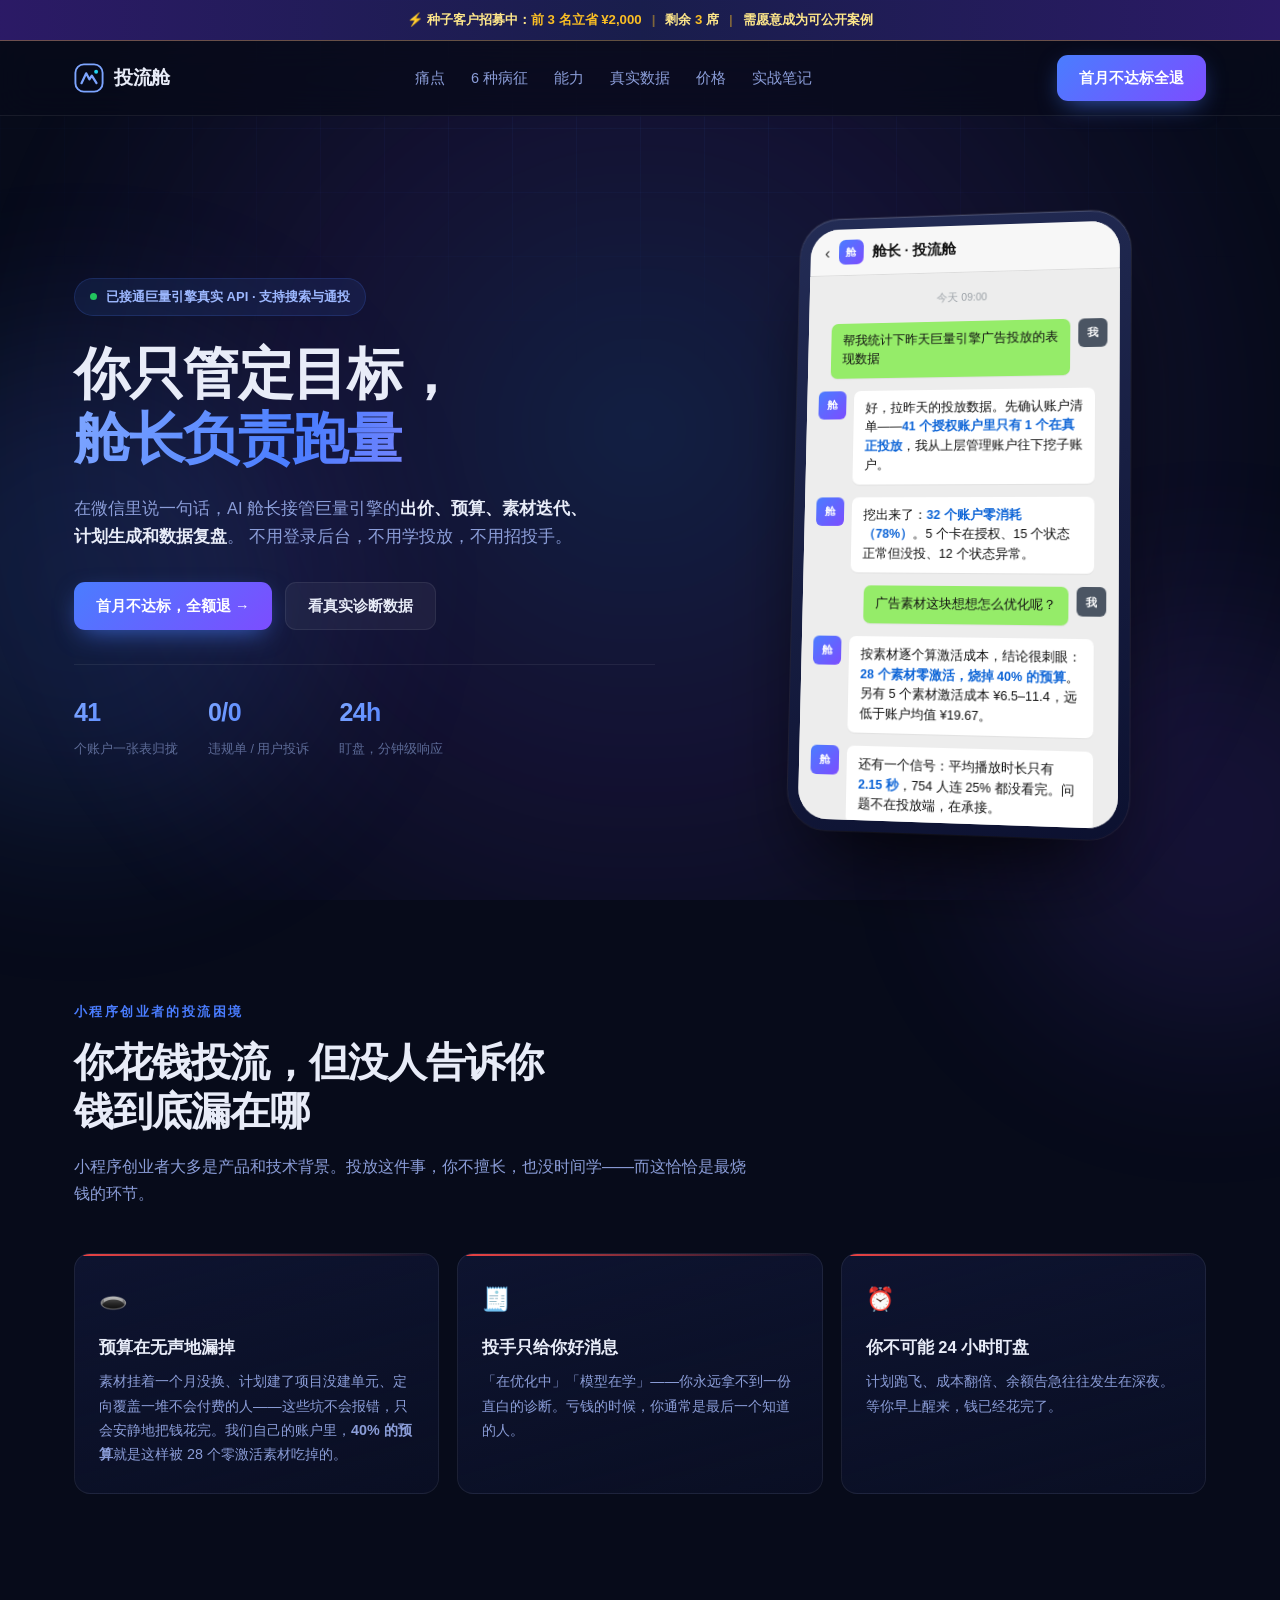
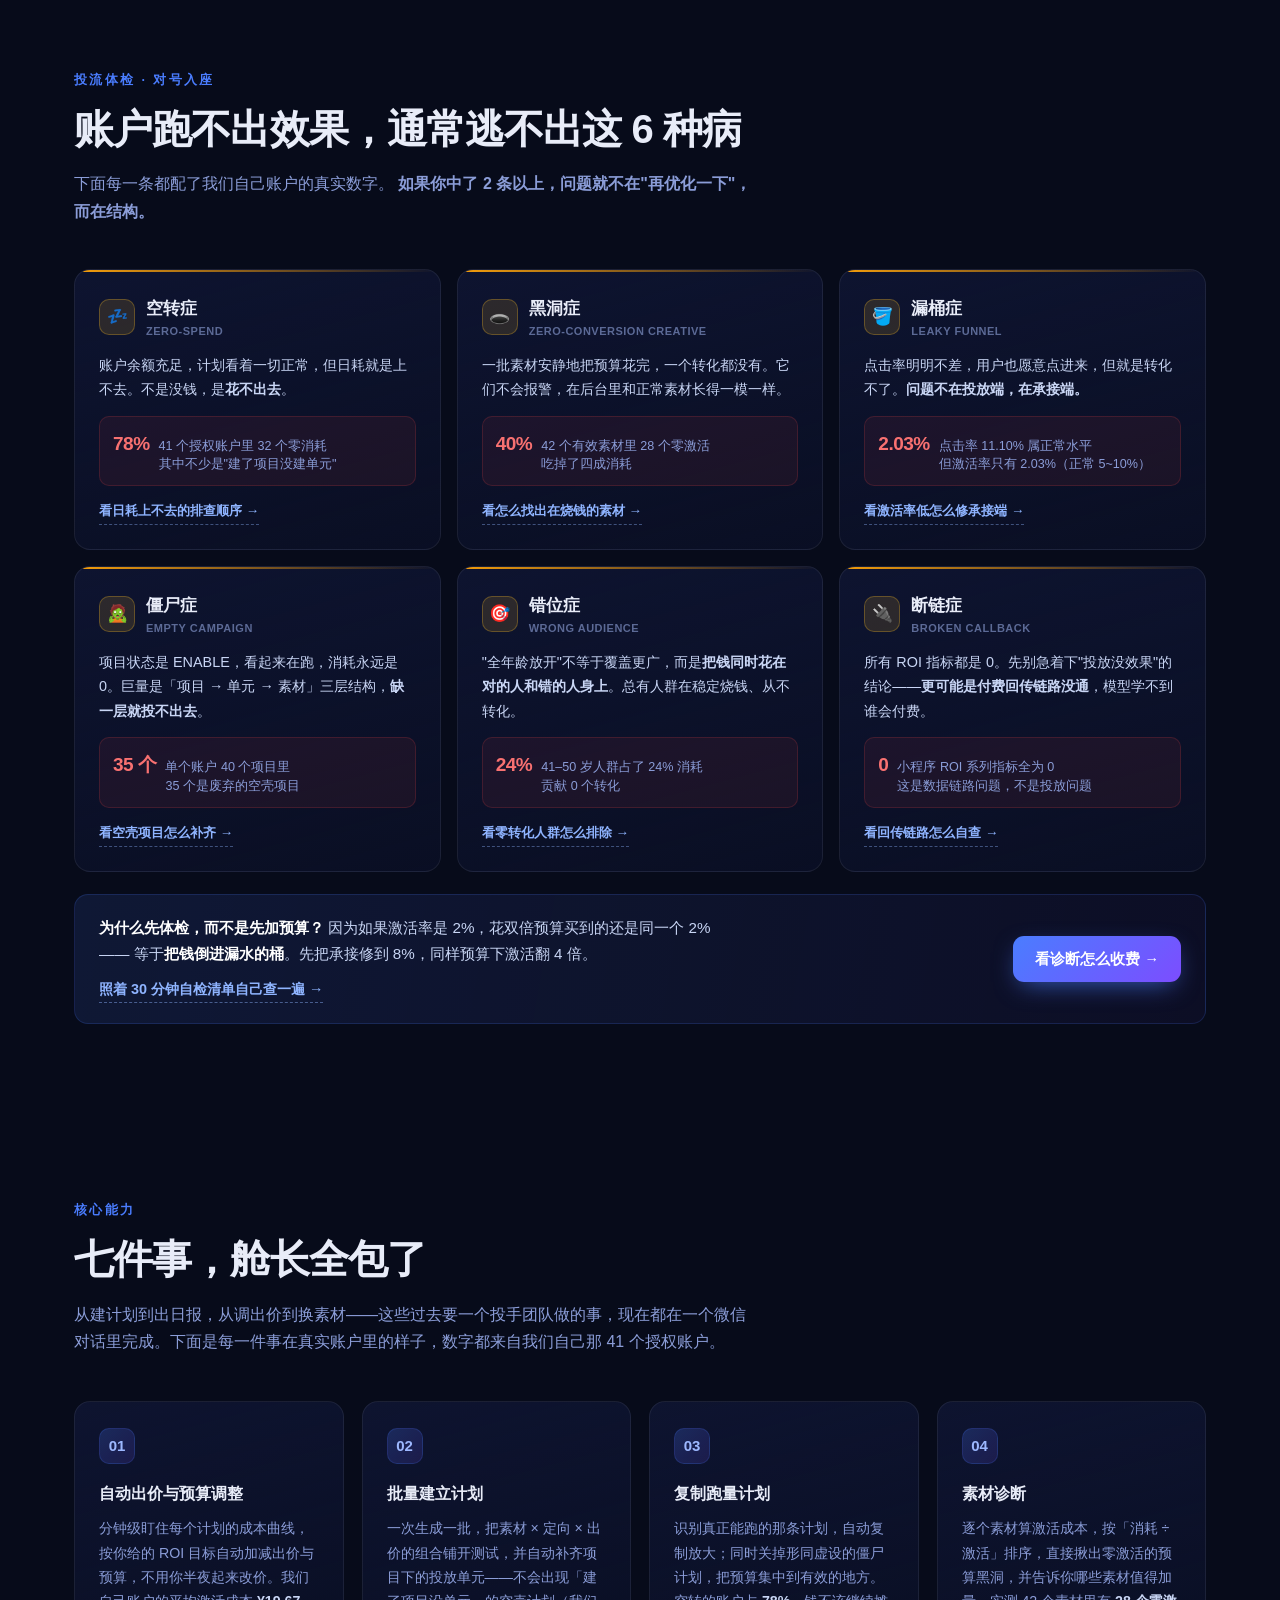
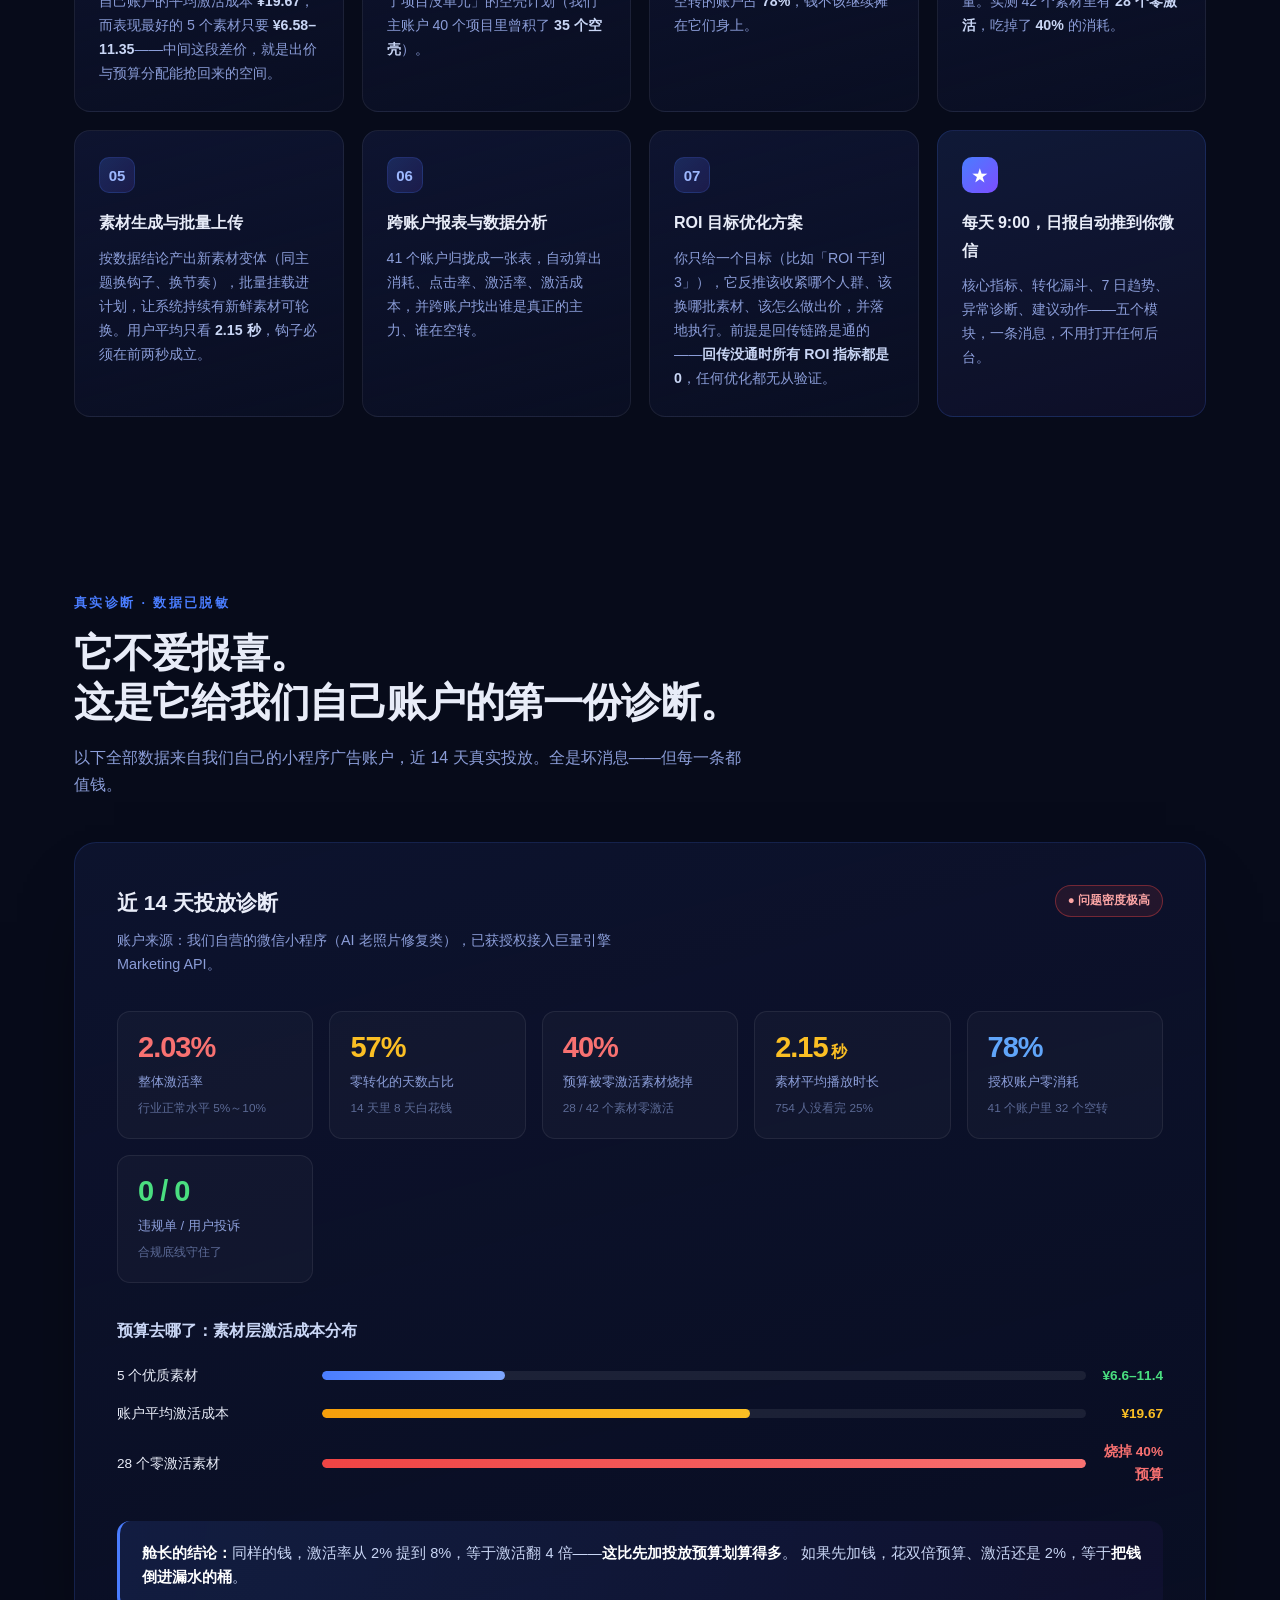
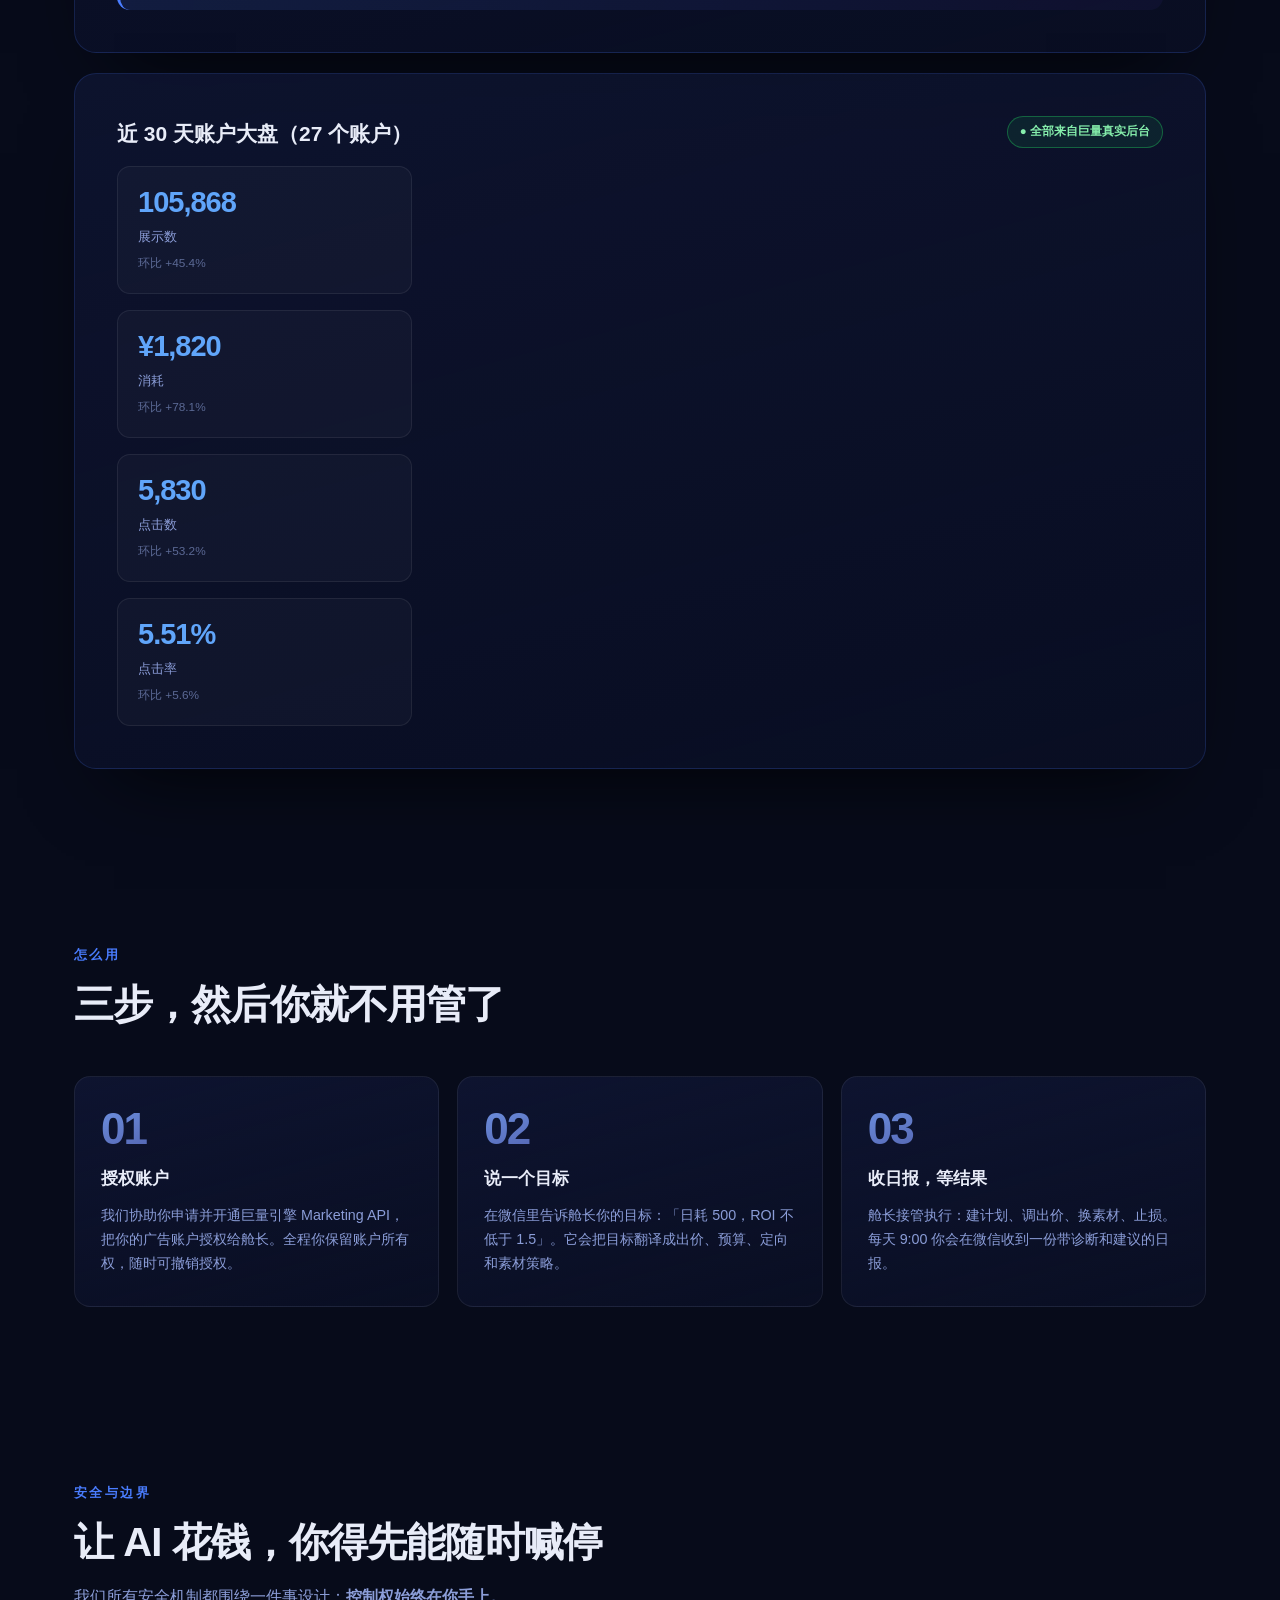
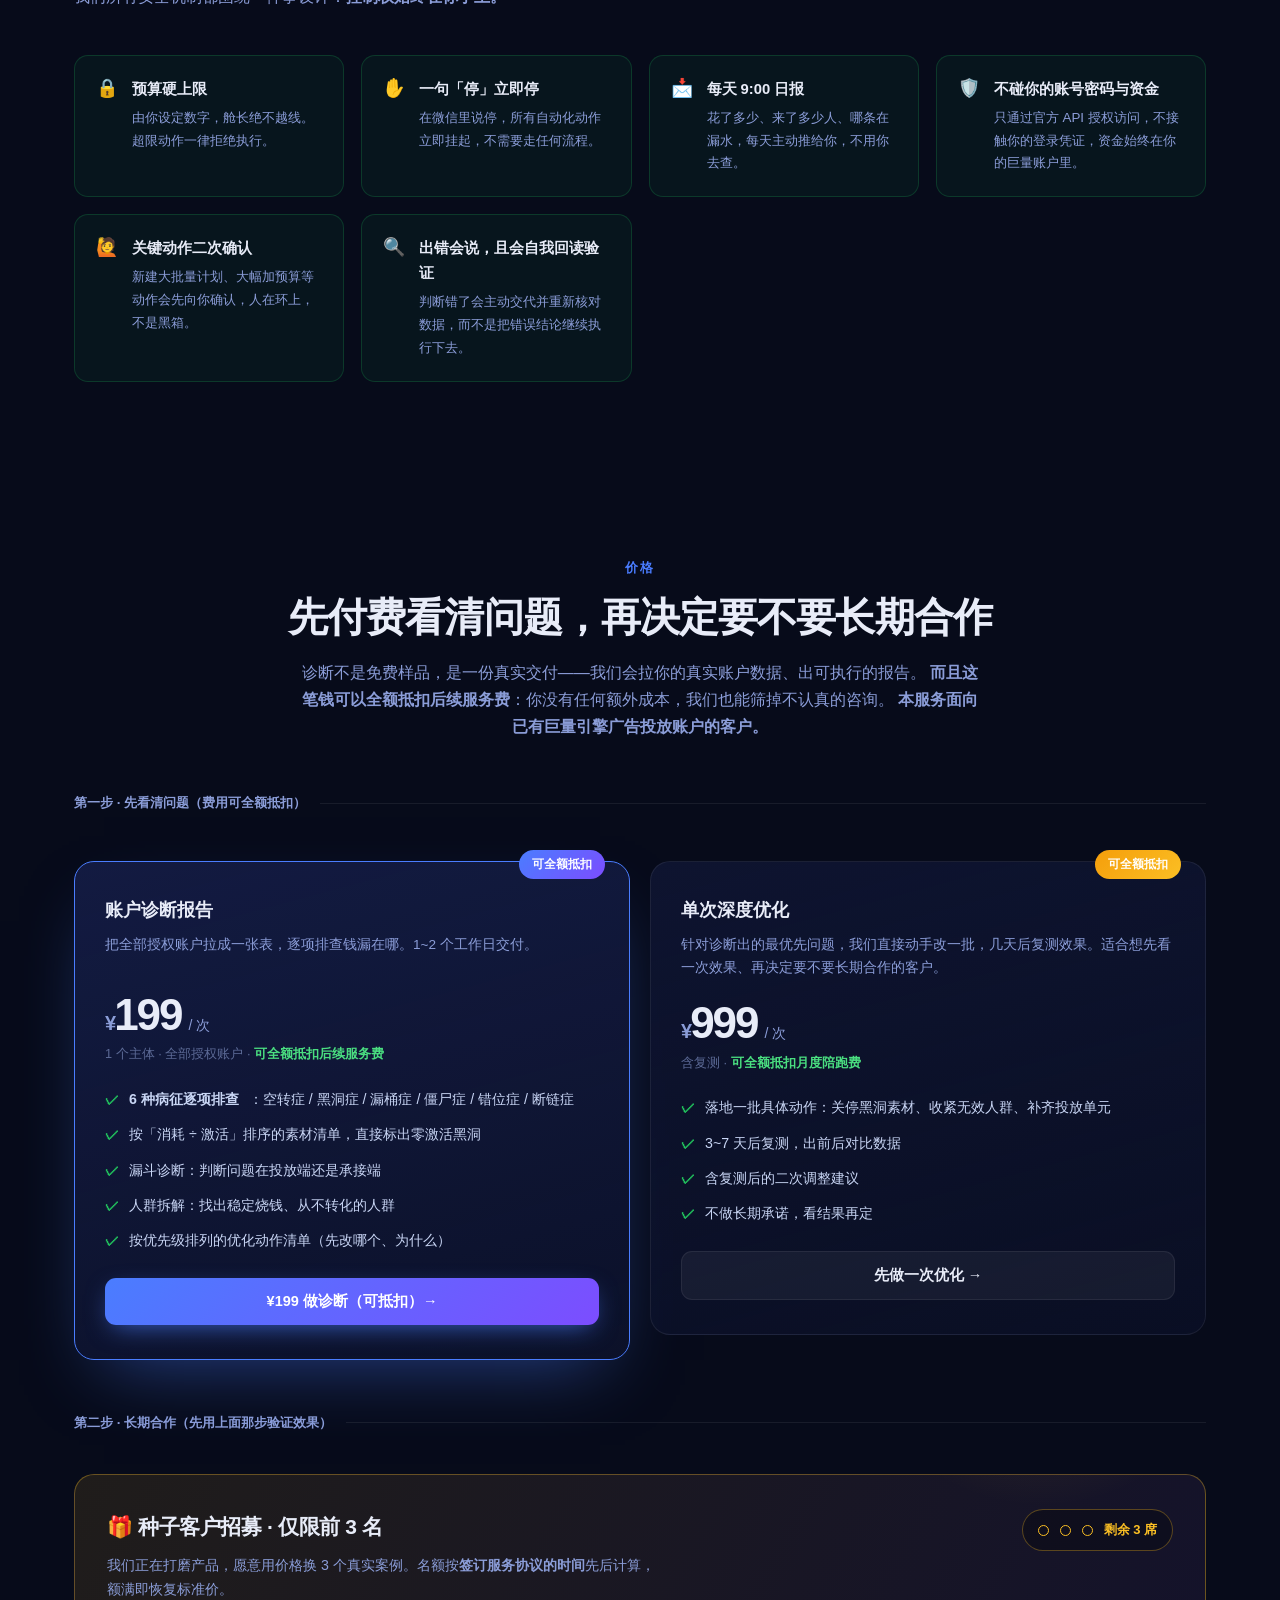
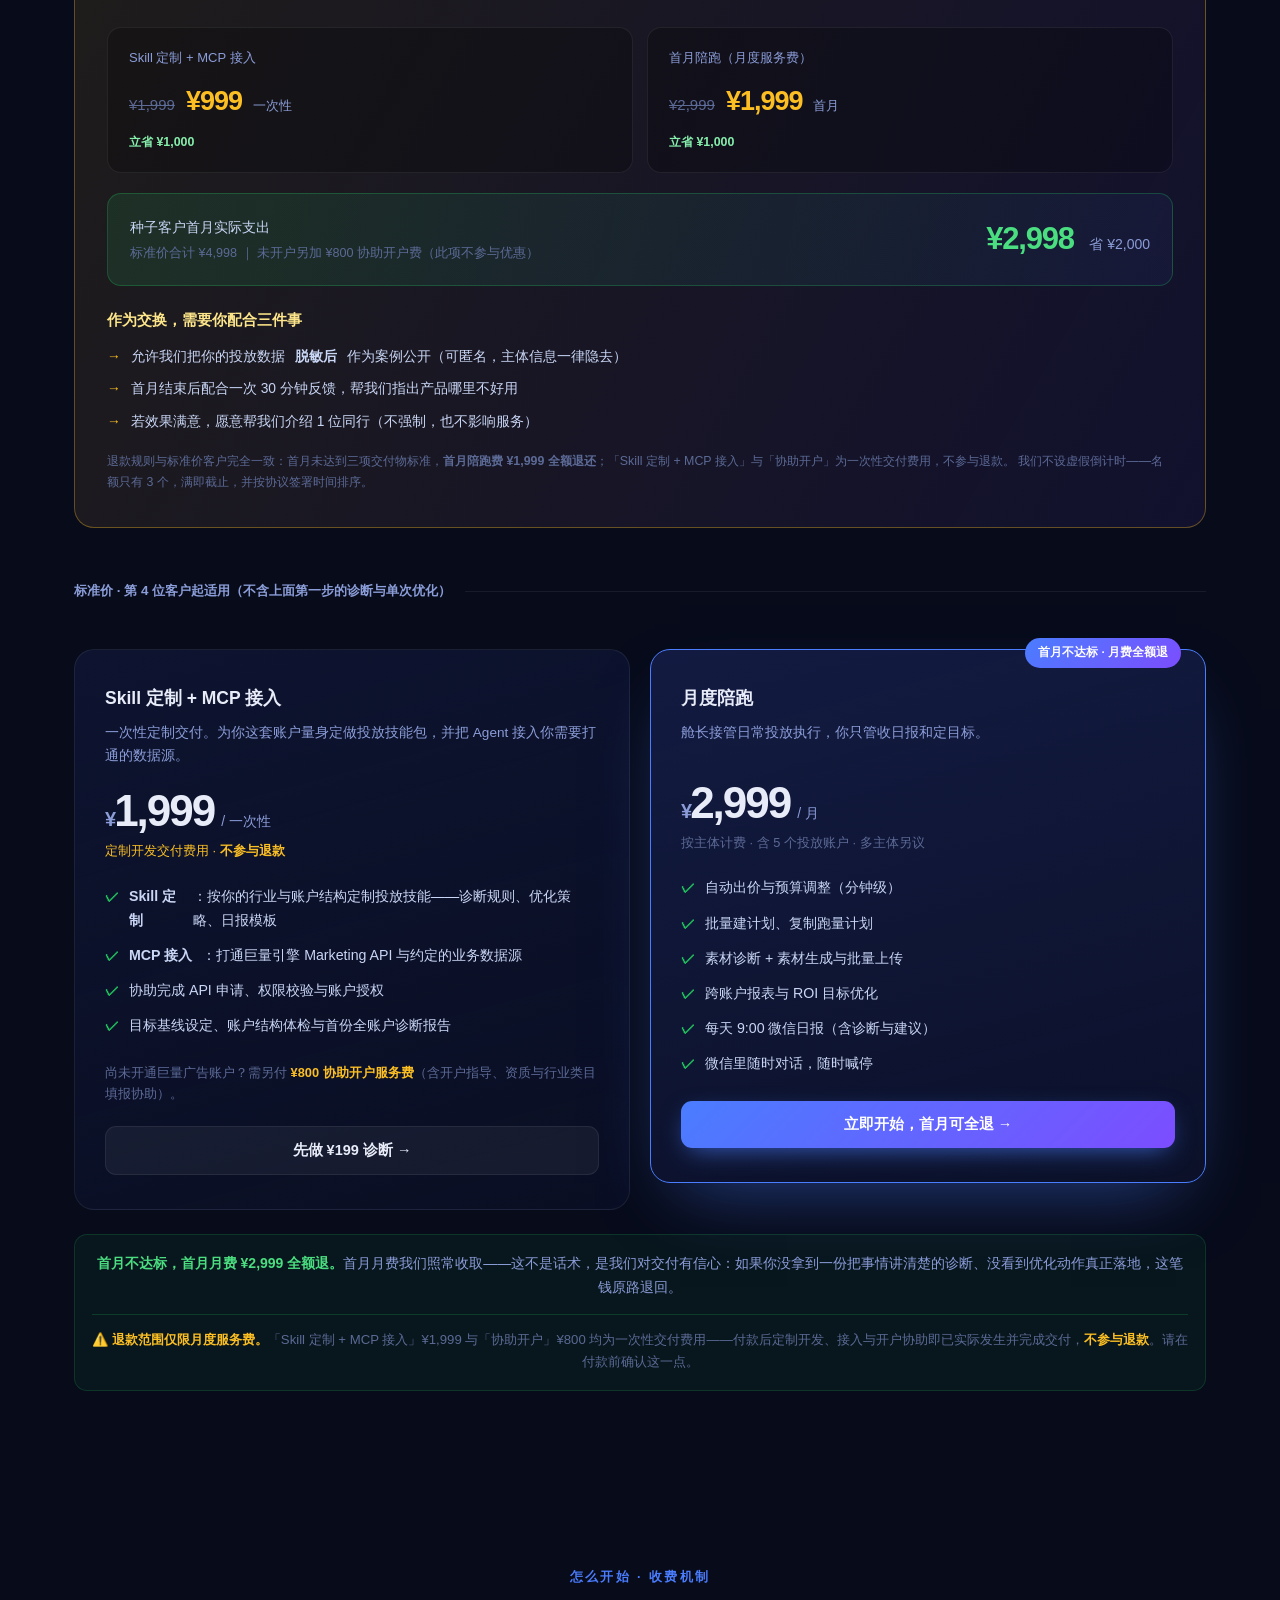
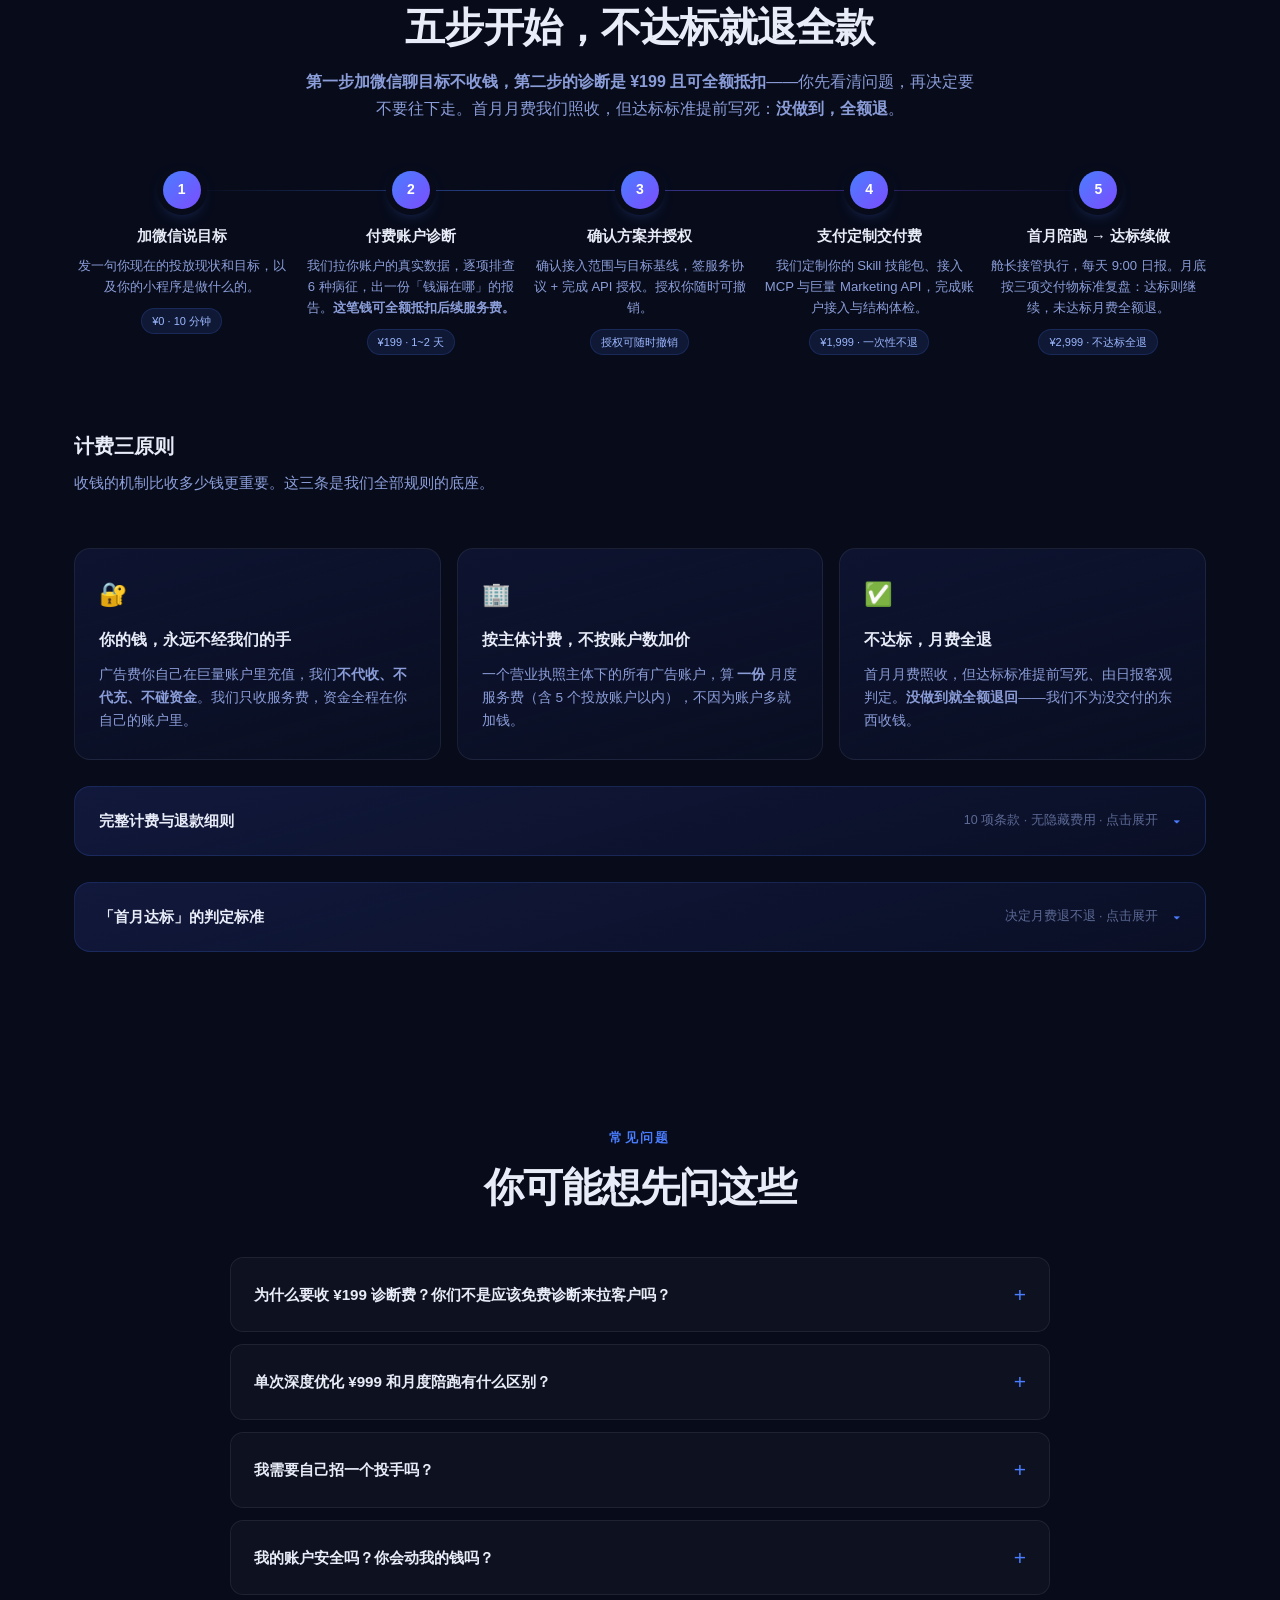
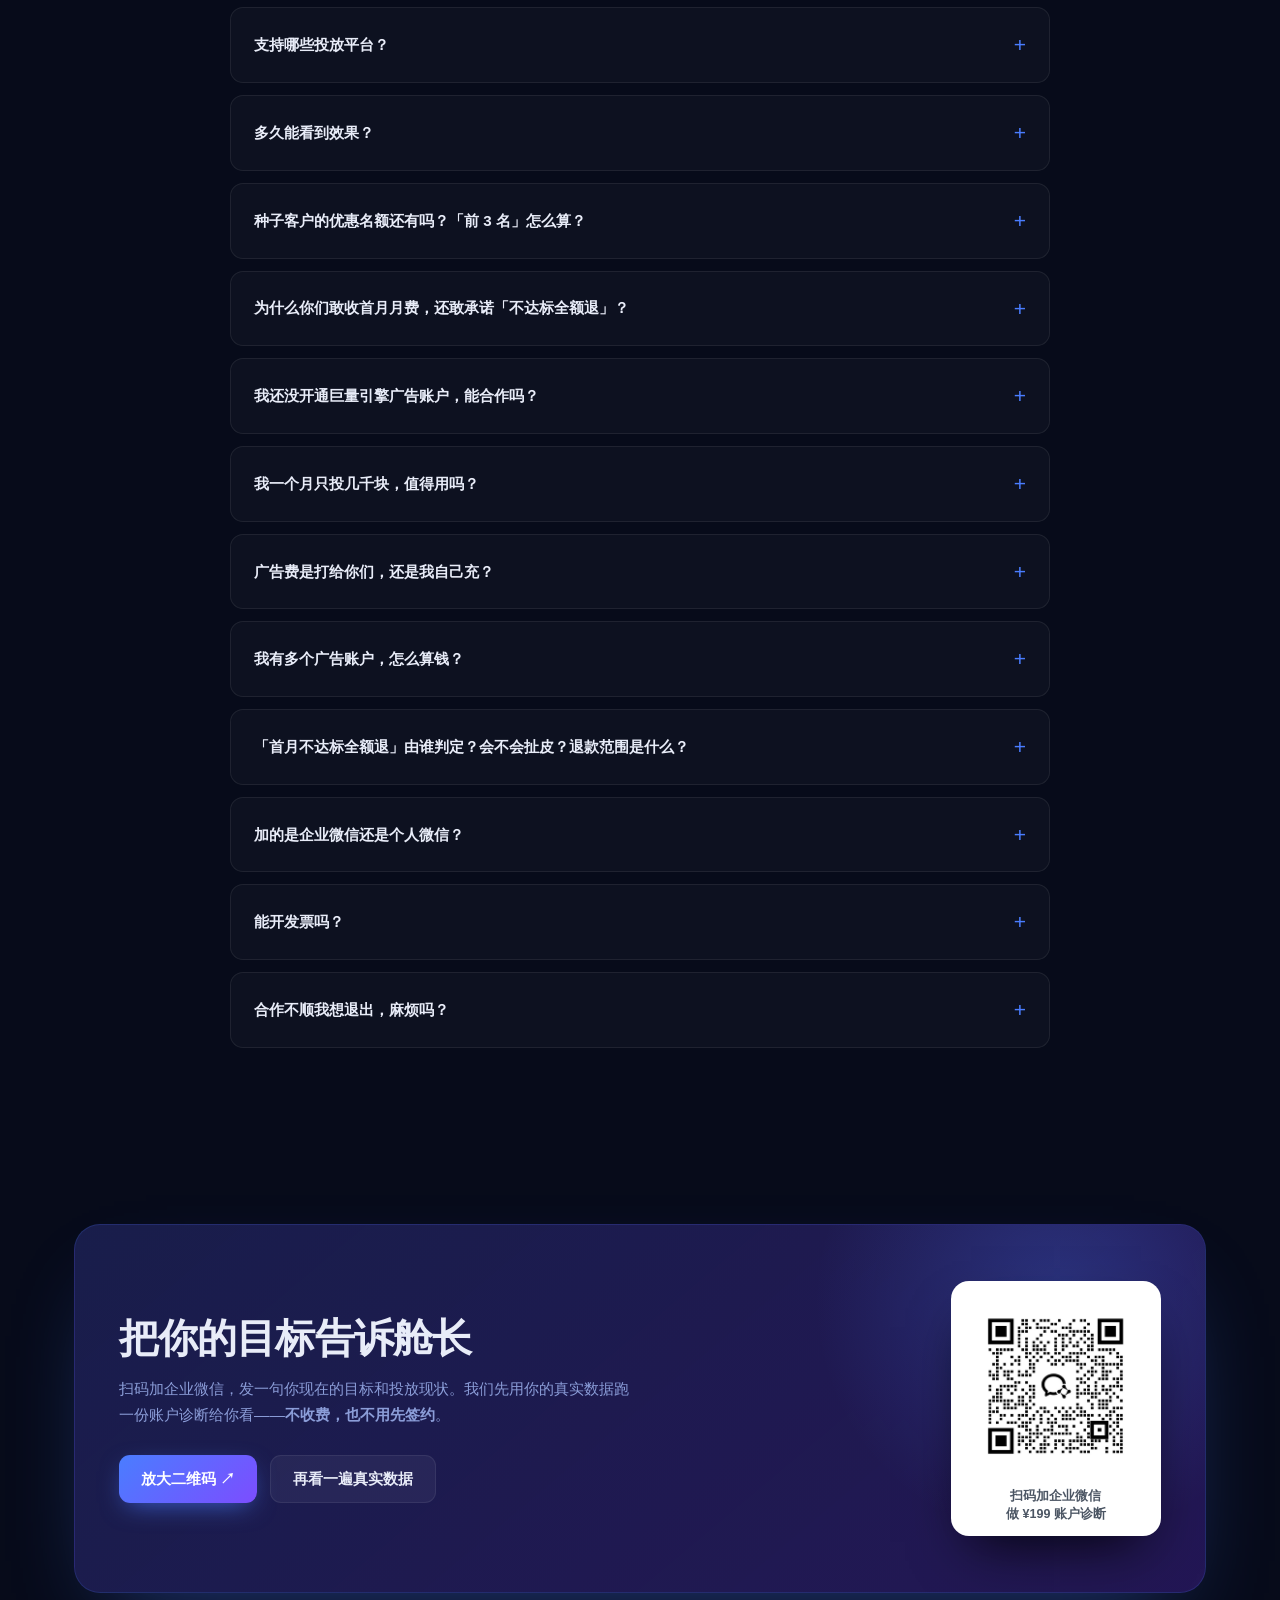
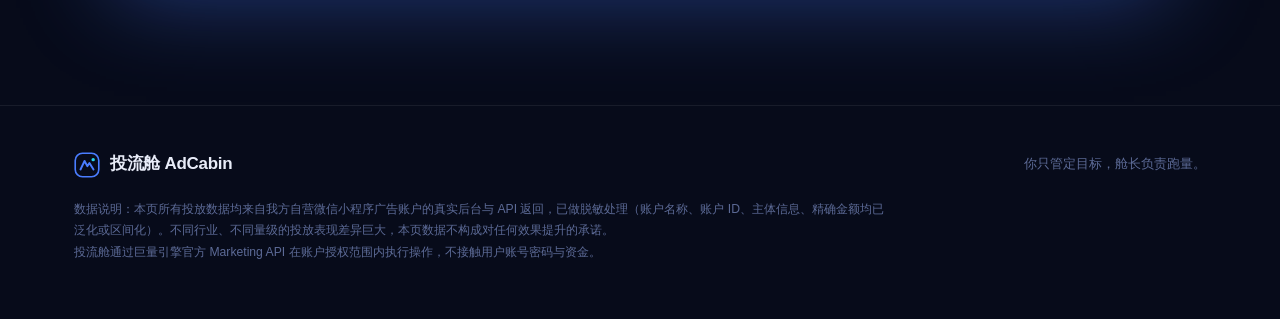
<file: index.html>
<!DOCTYPE html>
<html lang="zh-CN">
<head>
<meta charset="UTF-8">
<meta name="viewport" content="width=device-width, initial-scale=1.0">

<!-- ==================== 基础 SEO ==================== -->
<title>投流舱 AdCabin｜微信小程序广告投放 AI Agent · 巨量引擎自动投流</title>
<meta name="description" content="微信小程序创业者与投手的自动投流 Agent。在微信里说一句话，AI 舱长接管巨量引擎的出价、预算、素材迭代、计划生成与数据复盘——人只管目标。支持跨账户报表、素材诊断、每天 9:00 日报。首月不达标，月费全额退。">
<meta name="keywords" content="投流Agent,广告投放Agent,巨量引擎自动投流,微信小程序广告投放,小程序投流,巨量引擎API,自动出价,素材诊断,跨账户报表,ROI优化,投流工具,AI投手">
<meta name="author" content="投流舱 AdCabin">
<meta name="robots" content="index,follow,max-image-preview:large">
<link rel="canonical" href="https://adcabin.yuhuakeji.com.cn/">
<!-- GEO：显式声明同内容的 Markdown 纯净版与全站 llms.txt，
     让 AI 爬虫不必去猜 /page.html.md 这个约定。 -->
<link rel="alternate" type="text/plain" href="/llms.txt" title="llms.txt：内容索引（供 AI 直接读取）">

<!-- 百度站长平台验证：在 https://ziyuan.baidu.com 添加站点后，把拿到的 meta 标签粘贴到下面（取消注释并替换 content 的值） -->
<!-- <meta name="baidu-site-verification" content="codeva-你的验证码"> -->

<!-- ==================== 微信 / 社交分享卡片 ==================== -->
<meta property="og:type" content="website">
<meta property="og:site_name" content="投流舱 AdCabin">
<meta property="og:locale" content="zh_CN">
<meta property="og:title" content="投流舱｜你只管定目标，舱长负责跑量">
<meta property="og:description" content="微信里说一句话，AI 舱长接管巨量引擎的出价、预算、素材、计划与数据复盘。不用学后台，不用招投手。">
<meta property="og:url" content="https://adcabin.yuhuakeji.com.cn/">
<meta property="og:image" content="https://adcabin.yuhuakeji.com.cn/assets/og.png">
<meta property="og:image:width" content="1200">
<meta property="og:image:height" content="630">
<meta property="og:image:alt" content="投流舱 AdCabin — 微信小程序广告投放 AI Agent">
<meta name="twitter:card" content="summary_large_image">
<meta name="twitter:title" content="投流舱｜你只管定目标，舱长负责跑量">
<meta name="twitter:description" content="微信里说一句话，AI 舱长接管巨量引擎的出价、预算、素材、计划与数据复盘。">
<meta name="twitter:image" content="https://adcabin.yuhuakeji.com.cn/assets/og.png">
<meta name="theme-color" content="#070B1A">

<script>document.documentElement.className += ' js';</script>
<style>
:root{
  --bg:#070B1A; --bg2:#0A0F26; --panel:#0E1430; --panel2:#141C44;
  --line:rgba(74,125,255,.18); --line2:rgba(255,255,255,.07);
  --accent:#4A7DFF; --accent2:#7C4DFF; --cyan:#22D3EE;
  --txt:#E8ECF8; --muted:#8B9DD8; --dim:#5C6A96;
  --green:#22C55E; --amber:#F59E0B; --red:#EF4444;
  --wx-green:#95EC69; --wx-bg:#EDEDED;
  --r:16px; --maxw:1180px;
}
*{margin:0;padding:0;box-sizing:border-box}
html{scroll-behavior:smooth}
body{
  background:var(--bg); color:var(--txt);
  font-family:"PingFang SC","Microsoft YaHei","Hiragino Sans GB",-apple-system,BlinkMacSystemFont,"Segoe UI",sans-serif;
  line-height:1.7; -webkit-font-smoothing:antialiased; overflow-x:hidden;
}
/* ---------- 背景光效 ---------- */
.bg-fx{position:fixed;inset:0;z-index:0;pointer-events:none;overflow:hidden}
.bg-fx::before{
  content:"";position:absolute;top:-30%;left:50%;transform:translateX(-50%);
  width:1400px;height:1400px;border-radius:50%;
  background:radial-gradient(circle,rgba(74,125,255,.18) 0%,rgba(124,77,255,.10) 35%,transparent 68%);
  filter:blur(20px);
}
.bg-fx::after{
  content:"";position:absolute;inset:0;
  background-image:linear-gradient(rgba(74,125,255,.055) 1px,transparent 1px),
                   linear-gradient(90deg,rgba(74,125,255,.055) 1px,transparent 1px);
  background-size:64px 64px;
  mask-image:radial-gradient(ellipse 90% 55% at 50% 0%,#000 25%,transparent 75%);
  -webkit-mask-image:radial-gradient(ellipse 90% 55% at 50% 0%,#000 25%,transparent 75%);
}
.orb{position:fixed;border-radius:50%;filter:blur(90px);z-index:0;pointer-events:none;opacity:.5}
.orb.a{width:480px;height:480px;background:rgba(74,125,255,.30);top:38%;left:-160px}
.orb.b{width:420px;height:420px;background:rgba(124,77,255,.24);top:68%;right:-140px}
.wrap{position:relative;z-index:1}
.container{max-width:var(--maxw);margin:0 auto;padding:0 24px}

/* ---------- 导航 ---------- */
nav{
  position:sticky;top:0;z-index:100;
  backdrop-filter:blur(18px);-webkit-backdrop-filter:blur(18px);
  background:rgba(7,11,26,.72);border-bottom:1px solid var(--line2);
}
.nav-in{max-width:var(--maxw);margin:0 auto;padding:14px 24px;display:flex;align-items:center;justify-content:space-between;gap:20px}
.logo{display:flex;align-items:center;gap:10px;font-weight:800;font-size:19px;letter-spacing:-.3px;text-decoration:none;color:var(--txt)}
.logo svg{width:30px;height:30px;flex:none}
.nav-links{display:flex;gap:26px;font-size:14.5px}
.nav-links a{color:var(--muted);text-decoration:none;transition:color .2s}
.nav-links a:hover{color:var(--txt)}
.btn{
  display:inline-flex;align-items:center;justify-content:center;gap:8px;
  padding:11px 22px;border-radius:11px;font-size:14.5px;font-weight:600;
  text-decoration:none;cursor:pointer;border:none;transition:all .22s;white-space:nowrap;
}
.btn-primary{
  background:linear-gradient(135deg,var(--accent),var(--accent2));color:#fff;
  box-shadow:0 8px 26px -8px rgba(74,125,255,.75);
}
.btn-primary:hover{transform:translateY(-2px);box-shadow:0 14px 34px -8px rgba(74,125,255,.9)}
.btn-ghost{background:rgba(255,255,255,.05);color:var(--txt);border:1px solid var(--line2)}
.btn-ghost:hover{background:rgba(255,255,255,.10);border-color:var(--line)}

/* ---------- Hero ---------- */
header{padding:92px 0 84px;position:relative}
.hero-grid{display:grid;grid-template-columns:1.08fr .92fr;gap:56px;align-items:center}
.badge{
  display:inline-flex;align-items:center;gap:9px;padding:7px 15px;border-radius:100px;
  border:1px solid var(--line);background:rgba(74,125,255,.10);
  color:#9DB8FF;font-size:13px;font-weight:600;margin-bottom:26px;
}
.dot{width:7px;height:7px;border-radius:50%;background:var(--green);box-shadow:0 0 0 0 rgba(34,197,94,.65);animation:pulse 2.2s infinite}
@keyframes pulse{0%{box-shadow:0 0 0 0 rgba(34,197,94,.6)}70%{box-shadow:0 0 0 9px rgba(34,197,94,0)}100%{box-shadow:0 0 0 0 rgba(34,197,94,0)}}
h1{
  font-size:clamp(34px,5vw,56px);line-height:1.16;letter-spacing:-1.4px;
  font-weight:800;margin-bottom:22px;
}
.grad{
  background:linear-gradient(115deg,#7EA6FF 0%,#4A7DFF 32%,#A78BFA 68%,#22D3EE 100%);
  -webkit-background-clip:text;background-clip:text;-webkit-text-fill-color:transparent;
  background-size:220% auto;animation:shine 7s linear infinite;
}
@keyframes shine{to{background-position:220% center}}
.lede{font-size:16.5px;color:var(--muted);max-width:520px;margin-bottom:32px}
.lede b{color:var(--txt);font-weight:600}
.hero-cta{display:flex;gap:13px;flex-wrap:wrap;margin-bottom:34px}
.hero-facts{display:flex;gap:30px;flex-wrap:wrap;padding-top:26px;border-top:1px solid var(--line2)}
.hf b{display:block;font-size:25px;font-weight:800;letter-spacing:-.6px}
.hf span{font-size:12.5px;color:var(--dim)}

/* ---------- 手机 mockup ---------- */
.phone-wrap{display:flex;justify-content:center;perspective:1400px}
.phone{
  width:340px;max-width:100%;border-radius:40px;padding:11px;
  background:linear-gradient(160deg,#232C55,#0C1130);
  box-shadow:0 50px 90px -30px rgba(0,0,0,.9),0 0 0 1px rgba(255,255,255,.09),
             inset 0 1px 0 rgba(255,255,255,.16);
  transform:rotateY(-9deg) rotateX(5deg);transition:transform .5s ease;
}
.phone:hover{transform:rotateY(0) rotateX(0)}
.screen{border-radius:30px;overflow:hidden;background:var(--wx-bg);display:flex;flex-direction:column;height:600px}
.wx-top{
  background:#F7F7F7;padding:11px 15px;display:flex;align-items:center;gap:9px;
  border-bottom:1px solid #DCDCDC;flex:none;
}
.wx-back{color:#333;font-size:17px;line-height:1}
.wx-title{font-weight:600;font-size:14.5px;color:#111;display:flex;align-items:center;gap:6px}
.wx-avatar{
  width:26px;height:26px;border-radius:7px;flex:none;
  background:linear-gradient(135deg,var(--accent),var(--accent2));
  display:flex;align-items:center;justify-content:center;
  font-size:11px;font-weight:800;color:#fff;
}
.wx-body{
  flex:1;padding:15px 12px;overflow-y:auto;background:var(--wx-bg);
  display:flex;flex-direction:column;gap:13px;scrollbar-width:none;
}
.wx-body::-webkit-scrollbar{display:none}
.msg{display:flex;gap:8px;max-width:100%}
.msg.user{flex-direction:row-reverse}
.bub{
  padding:9px 12px;border-radius:7px;font-size:12.6px;line-height:1.55;
  color:#111;max-width:245px;box-shadow:0 1px 1px rgba(0,0,0,.05);word-break:break-word;
}
.msg.user .bub{background:var(--wx-green)}
.msg.bot .bub{background:#fff}
.msg.bot .bub strong{color:#0B63D6;font-weight:600}
.av{width:29px;height:29px;border-radius:6px;flex:none;display:flex;align-items:center;justify-content:center;font-size:11px;font-weight:800;color:#fff}
.av.bot{background:linear-gradient(135deg,var(--accent),var(--accent2))}
.av.me{background:#4B5563}
.wx-time{text-align:center;font-size:10.5px;color:#9AA0A6;margin:2px 0}
.typing{display:flex;gap:4px;padding:11px 13px;background:#fff;border-radius:7px;width:fit-content}
.typing i{width:6px;height:6px;border-radius:50%;background:#B8BDC4;display:block;animation:blink 1.4s infinite}
.typing i:nth-child(2){animation-delay:.2s}
.typing i:nth-child(3){animation-delay:.4s}
@keyframes blink{0%,60%,100%{opacity:.35;transform:translateY(0)}30%{opacity:1;transform:translateY(-3px)}}

/* ---------- 通用 section ---------- */
section{padding:88px 0;position:relative}
.eyebrow{
  font-size:12.5px;font-weight:700;letter-spacing:2.4px;color:var(--accent);
  text-transform:uppercase;margin-bottom:14px;
}
h2{font-size:clamp(26px,3.4vw,40px);line-height:1.24;letter-spacing:-.9px;font-weight:800;margin-bottom:16px}
.sub{color:var(--muted);font-size:16px;max-width:680px}
.center{text-align:center}
.center .sub{margin:0 auto}

/* ---------- 痛点 ---------- */
.pains{display:grid;grid-template-columns:repeat(3,1fr);gap:18px;margin-top:46px}
.pain{
  background:linear-gradient(165deg,var(--panel),rgba(14,20,48,.45));
  border:1px solid var(--line2);border-radius:var(--r);padding:26px 24px;
  position:relative;overflow:hidden;transition:border-color .25s,transform .25s;
}
.pain:hover{border-color:var(--line);transform:translateY(-4px)}
.pain::before{content:"";position:absolute;top:0;left:0;width:100%;height:2px;background:linear-gradient(90deg,var(--red),transparent)}
.pain .ic{font-size:23px;margin-bottom:14px;display:block}
.pain h3{font-size:16.5px;margin-bottom:8px;font-weight:700}
.pain p{color:var(--muted);font-size:14.3px}

/* ---------- 病征自查 ---------- */
.sym-grid{display:grid;grid-template-columns:repeat(auto-fit,minmax(300px,1fr));gap:16px;margin-top:44px}
.sym{
  background:linear-gradient(165deg,var(--panel),rgba(14,20,48,.45));
  border:1px solid var(--line2);border-radius:var(--r);padding:24px;
  position:relative;overflow:hidden;transition:border-color .25s,transform .25s;
}
.sym:hover{border-color:rgba(251,191,36,.4);transform:translateY(-3px)}
.sym::before{content:"";position:absolute;top:0;left:0;width:100%;height:2px;
  background:linear-gradient(90deg,var(--amber),transparent)}
.sym-h{display:flex;align-items:center;gap:11px;margin-bottom:12px}
.sym-h .ic{width:36px;height:36px;flex:none;border-radius:10px;display:flex;align-items:center;
  justify-content:center;font-size:17px;background:rgba(251,191,36,.13);border:1px solid rgba(251,191,36,.28)}
.sym-h h3{font-size:16.5px;font-weight:800;margin:0}
.sym-h .code{font-size:11px;color:var(--dim);font-weight:600;letter-spacing:.5px}
.sym .desc{font-size:14.4px;color:#C9D6F5;margin-bottom:14px}
.sym .evi{
  display:flex;align-items:baseline;gap:9px;padding:11px 13px;border-radius:10px;
  background:rgba(239,68,68,.075);border:1px solid rgba(239,68,68,.18);
}
.sym .evi .n{font-size:19px;font-weight:800;color:#F87171;letter-spacing:-.5px;flex:none}
.sym .evi .t{font-size:12.6px;color:var(--muted);line-height:1.5}
/* 病征卡片 → 对应病征文的站内链接。首页是全站权重最高的页面，
   权重不往文章流会明显拖累长尾收录，而卡片和文章本来就是一对应的。 */
.sym .sym-more{
  display:inline-block;margin-top:14px;font-size:13.4px;font-weight:600;
  color:#8FB4FF;text-decoration:none;border-bottom:1px dashed rgba(143,180,255,.4);
  padding-bottom:1px;transition:color .2s,border-color .2s;
}
.sym .sym-more:hover{color:#fff;border-bottom-color:#fff}
.sym-foot{
  margin-top:22px;padding:20px 24px;border-radius:14px;display:flex;gap:18px;align-items:center;
  justify-content:space-between;flex-wrap:wrap;
  background:linear-gradient(100deg,rgba(74,125,255,.12),rgba(124,77,255,.05));
  border:1px solid var(--line);
}
.sym-foot .t{font-size:15.2px;color:#C9D6F5;max-width:640px}
.sym-foot .t b{color:#fff}
.sym-foot .sym-link{
  display:inline-block;margin-top:10px;font-size:14.4px;font-weight:600;
  color:#8FB4FF;text-decoration:none;border-bottom:1px dashed rgba(143,180,255,.45);
  padding-bottom:1px;transition:color .2s,border-color .2s;
}
.sym-foot .sym-link:hover{color:#fff;border-bottom-color:#fff}

/* ---------- 能力 ---------- */
.caps{display:grid;grid-template-columns:repeat(auto-fit,minmax(268px,1fr));gap:18px;margin-top:46px}
.cap{
  background:linear-gradient(165deg,var(--panel),rgba(14,20,48,.4));
  border:1px solid var(--line2);border-radius:var(--r);padding:26px 24px;
  transition:all .25s;position:relative;overflow:hidden;
}
.cap:hover{border-color:var(--line);transform:translateY(-4px);background:linear-gradient(165deg,var(--panel2),rgba(20,28,68,.5))}
.cap .n{
  width:36px;height:36px;border-radius:10px;display:flex;align-items:center;justify-content:center;
  background:linear-gradient(135deg,rgba(74,125,255,.22),rgba(124,77,255,.14));
  border:1px solid var(--line);font-size:15px;font-weight:800;color:#9DB8FF;margin-bottom:16px;
}
.cap h3{font-size:16px;margin-bottom:9px;font-weight:700}
.cap p{color:var(--muted);font-size:14.2px}
/* 能力卡片里的实测数字：给 AI 引用时这些是「可引用的具体事实」，
   对人也同样更可信，所以让它比正文亮一档 */
.cap p b{color:#C9D6F5;font-weight:700}

/* ---------- 诊断数据 ---------- */
.case{
  background:linear-gradient(165deg,rgba(14,20,48,.9),rgba(10,15,38,.7));
  border:1px solid var(--line);border-radius:22px;padding:42px;margin-top:44px;
  box-shadow:0 40px 80px -40px rgba(0,0,0,.85);
}
.case-head{display:flex;justify-content:space-between;align-items:flex-start;gap:24px;flex-wrap:wrap;margin-bottom:34px}
.case-head h3{font-size:21px;font-weight:800;margin-bottom:7px}
.case-head p{color:var(--muted);font-size:14.4px;max-width:560px}
.tag{
  font-size:11.5px;padding:5px 12px;border-radius:100px;font-weight:700;
  border:1px solid;white-space:nowrap;
}
.tag.red{color:#FCA5A5;border-color:rgba(239,68,68,.4);background:rgba(239,68,68,.10)}
.tag.green{color:#86EFAC;border-color:rgba(34,197,94,.4);background:rgba(34,197,94,.10)}
.metrics{display:grid;grid-template-columns:repeat(auto-fit,minmax(180px,1fr));gap:16px;margin-bottom:34px}
.metric{background:rgba(255,255,255,.028);border:1px solid var(--line2);border-radius:13px;padding:20px}
.metric .v{font-size:29px;font-weight:800;letter-spacing:-1px;line-height:1.1;margin-bottom:7px}
.metric .l{font-size:13px;color:var(--muted)}
.metric .x{font-size:11.8px;color:var(--dim);margin-top:5px}
.v.red{color:#F87171}.v.amber{color:#FBBF24}.v.blue{color:#60A5FA}.v.green{color:#4ADE80}
.bars{display:flex;flex-direction:column;gap:15px;margin-top:6px}
.bar-row{display:grid;grid-template-columns:190px 1fr 62px;align-items:center;gap:15px;font-size:13.6px}
.bar-track{height:9px;border-radius:100px;background:rgba(255,255,255,.075);overflow:hidden}
.bar-fill{height:100%;border-radius:100px;transform-origin:left;animation:grow 1.3s cubic-bezier(.22,1,.36,1) both}
@keyframes grow{from{transform:scaleX(0)}to{transform:scaleX(1)}}
.bar-fill.r{background:linear-gradient(90deg,#EF4444,#F87171)}
.bar-fill.a{background:linear-gradient(90deg,#F59E0B,#FBBF24)}
.bar-fill.b{background:linear-gradient(90deg,#4A7DFF,#7EA6FF)}
.bar-val{text-align:right;font-weight:700;font-variant-numeric:tabular-nums}
.insight{
  margin-top:34px;padding:20px 22px;border-radius:13px;
  background:linear-gradient(100deg,rgba(74,125,255,.12),rgba(124,77,255,.05));
  border-left:3px solid var(--accent);font-size:14.6px;color:#C9D6F5;
}
.insight b{color:#fff}

/* ---------- 流程 ---------- */
.steps{display:grid;grid-template-columns:repeat(3,1fr);gap:18px;margin-top:46px;position:relative}
.step{
  background:linear-gradient(165deg,var(--panel),rgba(14,20,48,.4));
  border:1px solid var(--line2);border-radius:var(--r);padding:30px 26px;position:relative;
}
.step .num{
  font-size:44px;font-weight:800;letter-spacing:-2px;line-height:1;
  background:linear-gradient(160deg,rgba(126,166,255,.85),rgba(124,77,255,.30));
  -webkit-background-clip:text;background-clip:text;-webkit-text-fill-color:transparent;
  margin-bottom:14px;display:block;
}
.step h3{font-size:17px;margin-bottom:9px;font-weight:700}
.step p{color:var(--muted);font-size:14.3px}

/* ---------- 安全 ---------- */
.safety{display:grid;grid-template-columns:repeat(auto-fit,minmax(238px,1fr));gap:17px;margin-top:44px}
.sf{
  display:flex;gap:14px;padding:21px;border-radius:14px;
  background:rgba(34,197,94,.055);border:1px solid rgba(34,197,94,.20);
}
.sf .k{font-size:18px;flex:none;line-height:1.3}
.sf h4{font-size:14.8px;margin-bottom:5px;font-weight:700}
.sf p{font-size:13.4px;color:var(--muted)}

/* ---------- 定价 ---------- */
.price-grid{display:grid;grid-template-columns:repeat(2,1fr);gap:20px;margin-top:46px;align-items:start}
.plan{
  background:linear-gradient(165deg,var(--panel),rgba(14,20,48,.45));
  border:1px solid var(--line2);border-radius:20px;padding:34px 30px;position:relative;
}
.plan.hot{
  border-color:var(--accent);
  background:linear-gradient(165deg,rgba(20,28,68,.95),rgba(14,20,48,.7));
  box-shadow:0 30px 70px -30px rgba(74,125,255,.5);
}
.plan .ribbon{
  position:absolute;top:-12px;right:24px;font-size:11.5px;font-weight:700;
  padding:5px 13px;border-radius:100px;background:linear-gradient(135deg,var(--accent),var(--accent2));color:#fff;
}
.plan h3{font-size:17.5px;margin-bottom:7px;font-weight:700}
.plan .desc{color:var(--muted);font-size:13.6px;margin-bottom:22px;min-height:38px}
.plan .amount{display:flex;align-items:baseline;gap:7px;margin-bottom:6px}
.plan .amount .cur{font-size:20px;font-weight:700;color:var(--muted)}
.plan .amount .num{font-size:44px;font-weight:800;letter-spacing:-2px;line-height:1}
.plan .amount .per{font-size:14px;color:var(--muted)}
.plan .note{font-size:12.8px;color:var(--dim);margin-bottom:22px}
.plan ul{list-style:none;display:flex;flex-direction:column;gap:11px;margin-bottom:26px}
.plan li{display:flex;gap:10px;font-size:14.2px;color:#C9D6F5}
.plan li::before{content:"✓";color:var(--green);font-weight:800;flex:none}
.plan .btn{width:100%}
.guarantee{
  margin-top:24px;text-align:center;font-size:14px;color:var(--muted);
  padding:17px;border-radius:13px;background:rgba(34,197,94,.06);border:1px solid rgba(34,197,94,.18);
}
.guarantee b{color:#4ADE80}

/* ---------- 合作流程 / 计费机制 ---------- */
.flow{display:grid;grid-template-columns:repeat(5,1fr);gap:14px;margin-top:48px;position:relative}
.flow::before{
  content:"";position:absolute;top:19px;left:9%;right:9%;height:1px;
  background:linear-gradient(90deg,transparent,rgba(74,125,255,.45),rgba(124,77,255,.45),transparent);
}
.fstep{position:relative;text-align:center}
.fstep .fn{
  width:38px;height:38px;border-radius:50%;margin:0 auto 15px;position:relative;z-index:1;
  display:flex;align-items:center;justify-content:center;font-weight:800;font-size:14px;color:#fff;
  background:linear-gradient(135deg,var(--accent),var(--accent2));
  box-shadow:0 0 0 6px var(--bg),0 6px 18px -6px rgba(74,125,255,.8);
}
.fstep h4{font-size:14.8px;margin-bottom:7px;font-weight:700}
.fstep p{font-size:13.1px;color:var(--muted);line-height:1.6}
.fstep .tagm{
  display:inline-block;margin-top:10px;font-size:11px;padding:3px 10px;border-radius:100px;
  background:rgba(74,125,255,.12);border:1px solid var(--line);color:#9DB8FF;white-space:nowrap;
}
.principles{display:grid;grid-template-columns:repeat(3,1fr);gap:16px;margin-top:52px}
.pr{
  background:linear-gradient(165deg,var(--panel),rgba(14,20,48,.4));
  border:1px solid var(--line2);border-radius:var(--r);padding:26px 24px;
}
.pr .pi{font-size:23px;display:block;margin-bottom:13px}
.pr h4{font-size:15.6px;margin-bottom:9px;font-weight:700}
.pr p{font-size:13.7px;color:var(--muted)}
.rules{width:100%;border-collapse:collapse;margin-top:40px;font-size:14.2px}
.rules th{
  text-align:left;padding:0 16px 13px;font-size:12px;letter-spacing:1.6px;
  color:var(--accent);text-transform:uppercase;font-weight:700;border-bottom:1px solid var(--line);
}
.rules td{padding:15px 16px;border-bottom:1px solid var(--line2);color:#C9D6F5;vertical-align:top}
.rules td:first-child{color:var(--muted);width:30%;white-space:nowrap}
.rules tr:hover td{background:rgba(255,255,255,.022)}
.rules .hi{color:#fff;font-weight:600}
.qualify{
  margin-top:34px;padding:28px;border-radius:16px;
  background:linear-gradient(100deg,rgba(34,197,94,.09),rgba(74,125,255,.045));
  border:1px solid rgba(34,197,94,.22);
}
.qualify h4{font-size:16.4px;margin-bottom:15px;color:#86EFAC;font-weight:700}
.qualify ol{margin:0 0 18px 21px;display:flex;flex-direction:column;gap:9px;font-size:14.3px;color:#C9D6F5}
.qualify .warn{font-size:13.4px;color:var(--muted);padding-top:15px;border-top:1px solid var(--line2);line-height:1.75}
.qualify .warn b{color:#FBBF24}
.qualify .warn code{
  background:rgba(255,255,255,.06);padding:1px 6px;border-radius:4px;
  font-size:12.6px;color:#FCA5A5;font-family:ui-monospace,Consolas,monospace;
}

/* ---------- FAQ ---------- */
.faq{max-width:820px;margin:44px auto 0;display:flex;flex-direction:column;gap:12px}
.faq details{
  background:rgba(255,255,255,.028);border:1px solid var(--line2);
  border-radius:13px;overflow:hidden;transition:border-color .22s;
}
.faq details[open]{border-color:var(--line)}
.faq summary{
  padding:19px 23px;cursor:pointer;font-weight:600;font-size:15.2px;
  list-style:none;display:flex;justify-content:space-between;align-items:center;gap:16px;
}
.faq summary::-webkit-details-marker{display:none}
.faq summary::after{content:"+";font-size:21px;color:var(--accent);font-weight:400;flex:none}
.faq details[open] summary::after{content:"−"}
.faq details p{padding:0 23px 21px;color:var(--muted);font-size:14.4px}

/* ---------- 可折叠条款块（计费 / 退款细则，默认收起） ---------- */
.toggles{
  margin-top:26px;border-radius:16px;overflow:hidden;
  background:linear-gradient(165deg,rgba(20,28,68,.8),rgba(14,20,48,.55));
  border:1px solid var(--line);transition:border-color .25s,background .25s;
}
.toggles[open]{border-color:rgba(74,125,255,.45);background:linear-gradient(165deg,rgba(24,33,78,.9),rgba(14,20,48,.6))}
.toggles>summary{
  padding:21px 24px;cursor:pointer;list-style:none;
  display:flex;align-items:center;gap:15px;
  font-weight:700;font-size:15.4px;color:var(--txt);
}
.toggles>summary::-webkit-details-marker{display:none}
.toggles>summary:hover{background:rgba(74,125,255,.055)}
.toggles>summary .tog-hint{margin-left:auto;font-size:12.5px;color:var(--dim);font-weight:500;white-space:nowrap}
.toggles>summary::after{
  content:"▾";font-size:15px;color:var(--accent);font-weight:400;flex:none;
  transition:transform .28s cubic-bezier(.22,1,.36,1);
}
.toggles[open]>summary::after{transform:rotate(180deg)}
.tog-body{padding:2px 24px 26px;border-top:1px solid var(--line2)}
.tog-body .rules{margin-top:14px}
.tog-body .qualify{margin-top:16px}
@media(max-width:980px){
  .toggles>summary{padding:18px;font-size:14.4px}
  .toggles>summary .tog-hint{display:none}
  .tog-body{padding:2px 18px 22px}
}

/* ---------- CTA ---------- */
.cta-box{
  background:linear-gradient(140deg,rgba(26,31,78,.95),rgba(45,27,105,.75));
  border:1px solid var(--line);border-radius:26px;padding:56px 44px;
  display:grid;grid-template-columns:1fr auto;gap:44px;align-items:center;
  box-shadow:0 40px 90px -40px rgba(74,125,255,.45);position:relative;overflow:hidden;
}
.cta-box::before{
  content:"";position:absolute;top:-50%;right:-10%;width:520px;height:520px;border-radius:50%;
  background:radial-gradient(circle,rgba(74,125,255,.26),transparent 66%);
}
.cta-box h2{margin-bottom:13px}
.cta-box p{color:var(--muted);font-size:15.4px;max-width:520px}
.qr{
  width:210px;border-radius:18px;background:#fff;padding:14px 14px 12px;
  display:flex;flex-direction:column;align-items:center;gap:10px;text-align:center;
  position:relative;z-index:1;box-shadow:0 26px 54px -20px rgba(0,0,0,.85);
}
.qr img{width:100%;height:auto;display:block;border-radius:8px}
.qr span{font-size:12.5px;color:#4B5563;line-height:1.5;font-weight:600}

/* ---------- footer ---------- */
footer{border-top:1px solid var(--line2);padding:44px 0 56px;margin-top:24px}
.foot-in{display:flex;justify-content:space-between;gap:30px;flex-wrap:wrap;align-items:center}
.foot-in p{font-size:13.2px;color:var(--dim)}
.foot-note{font-size:12.2px;color:var(--dim);margin-top:20px;line-height:1.75;max-width:820px}

/* ---------- 滚动渐入 ----------
   注意：内容默认可见。只有 JS 成功运行时才由 .js 开启隐藏动画，
   避免 IntersectionObserver 失败导致整站内容隐形。 */
.reveal{opacity:1;transform:none}
.js .reveal{opacity:0;transform:translateY(26px);transition:opacity .75s cubic-bezier(.22,1,.36,1),transform .75s cubic-bezier(.22,1,.36,1)}
.js .reveal.in{opacity:1;transform:none}
@media(prefers-reduced-motion:reduce){
  .js .reveal{opacity:1;transform:none;transition:none}
  .bar-fill{animation:none}
  .grad{animation:none}
}

/* ---------- 顶部公告条 ---------- */
.announce{
  position:relative;z-index:99;
  background:linear-gradient(90deg,rgba(45,27,105,.96),rgba(26,31,78,.96),rgba(45,27,105,.96));
  border-bottom:1px solid rgba(251,191,36,.32);
  color:#FDE68A;font-size:13.2px;font-weight:600;text-align:center;
  padding:10px 18px;line-height:1.5;
}
.announce b{color:#FBBF24}
.announce .sep{margin:0 10px;color:rgba(251,191,36,.45)}

/* ---------- 种子客户优惠 ---------- */
.offer{
  margin-top:40px;border-radius:20px;padding:34px 32px;position:relative;overflow:hidden;
  background:linear-gradient(120deg,rgba(251,191,36,.10),rgba(124,77,255,.09));
  border:1px solid rgba(251,191,36,.34);
}
.offer::after{
  content:"";position:absolute;top:-60%;right:-5%;width:440px;height:440px;border-radius:50%;
  background:radial-gradient(circle,rgba(251,191,36,.16),transparent 65%);pointer-events:none;
}
.offer-head{display:flex;justify-content:space-between;align-items:flex-start;gap:22px;flex-wrap:wrap;position:relative;z-index:1}
.offer h3{font-size:21px;font-weight:800;margin-bottom:8px;letter-spacing:-.4px}
.offer .osub{color:var(--muted);font-size:14.2px;max-width:560px}
.slots{display:flex;align-items:center;gap:11px;font-size:13px;color:#FBBF24;font-weight:700;white-space:nowrap;
  background:rgba(0,0,0,.28);padding:9px 15px;border-radius:100px;border:1px solid rgba(251,191,36,.32)}
.slot{width:11px;height:11px;border-radius:50%;border:1.6px solid #FBBF24;display:block}
.slot.used{background:#FBBF24;box-shadow:0 0 8px rgba(251,191,36,.7)}
.offer-rows{display:grid;grid-template-columns:1fr 1fr;gap:14px;margin:26px 0 20px;position:relative;z-index:1}
.orow{background:rgba(0,0,0,.24);border:1px solid var(--line2);border-radius:14px;padding:19px 21px}
.orow .lbl{font-size:13px;color:var(--muted);margin-bottom:10px}
.orow .prices{display:flex;align-items:baseline;gap:11px;flex-wrap:wrap}
.orow .was{font-size:15px;color:var(--dim);text-decoration:line-through}
.orow .now{font-size:27px;font-weight:800;color:#FBBF24;letter-spacing:-1px}
.orow .unit{font-size:13px;color:var(--muted)}
.orow .save{font-size:12.4px;color:#86EFAC;margin-top:7px;font-weight:600}
.offer-total{
  display:flex;align-items:center;justify-content:space-between;gap:20px;flex-wrap:wrap;
  padding:19px 22px;border-radius:14px;position:relative;z-index:1;
  background:linear-gradient(100deg,rgba(34,197,94,.13),rgba(74,125,255,.06));
  border:1px solid rgba(34,197,94,.28);
}
.offer-total .tl{font-size:14.4px;color:#C9D6F5}
.offer-total .tv{font-size:31px;font-weight:800;color:#4ADE80;letter-spacing:-1.2px;white-space:nowrap}
.offer-total .tv small{font-size:14px;font-weight:500;color:var(--muted);margin-left:8px;letter-spacing:0}
.offer-asks{margin-top:22px;position:relative;z-index:1}
.offer-asks h4{font-size:14.6px;font-weight:700;margin-bottom:12px;color:#FDE68A}
.offer-asks ul{list-style:none;display:flex;flex-direction:column;gap:9px}
.offer-asks li{display:flex;gap:10px;font-size:13.8px;color:#C9D6F5}
.offer-asks li::before{content:"→";color:#FBBF24;font-weight:700;flex:none}
.offer-fine{font-size:12.4px;color:var(--dim);margin-top:18px;position:relative;z-index:1;line-height:1.7}
.grid-label{
  display:flex;align-items:center;gap:14px;margin:52px 0 0;font-size:13.4px;color:var(--muted);font-weight:600;
}
.grid-label::after{content:"";flex:1;height:1px;background:var(--line2)}

/* ---------- 响应式 ---------- */
@media(max-width:980px){
  .hero-grid{grid-template-columns:1fr;gap:52px}
  .phone{transform:none}
  .pains,.steps,.principles{grid-template-columns:1fr}
  .flow{grid-template-columns:1fr;gap:26px}
  .flow::before{display:none}
  .fstep{text-align:left;padding-left:52px}
  .fstep .fn{position:absolute;left:0;top:0;margin:0}
  .rules{font-size:13.4px}
  .rules td:first-child{width:36%;white-space:normal}
  .offer{padding:26px 20px}
  .offer-rows{grid-template-columns:1fr}
  .offer-total{flex-direction:column;align-items:flex-start;gap:10px}
  .price-grid{grid-template-columns:1fr}
  .cta-box{grid-template-columns:1fr;padding:40px 26px;gap:30px}
  .qr{width:100%;max-width:220px}
  .case{padding:28px 22px}
  .bar-row{grid-template-columns:118px 1fr 54px;font-size:12.6px}
  .nav-links{display:none}
  section{padding:66px 0}
  header{padding:60px 0 66px}
}
</style>
<script type="application/ld+json">
{
  "@context": "https://schema.org",
  "@graph": [
    {
      "@type": "Organization",
      "@id": "https://adcabin.yuhuakeji.com.cn/#org",
      "name": "投流舱 AdCabin",
      "alternateName": "投流舱",
      "url": "https://adcabin.yuhuakeji.com.cn/",
      "logo": "https://adcabin.yuhuakeji.com.cn/assets/og.png",
      "description": "面向微信小程序创业者与投手的自动投流 Agent，通过巨量引擎官方 Marketing API 自动完成出价、预算、素材迭代、计划生成与数据复盘。",
      "areaServed": { "@type": "Country", "name": "中国" },
      "knowsLanguage": "zh-CN"
    },
    {
      "@type": "WebSite",
      "@id": "https://adcabin.yuhuakeji.com.cn/#website",
      "url": "https://adcabin.yuhuakeji.com.cn/",
      "name": "投流舱 AdCabin",
      "inLanguage": "zh-CN",
      "publisher": { "@id": "https://adcabin.yuhuakeji.com.cn/#org" }
    },
    {
      "@type": "Product",
      "name": "投流舱 · 微信小程序广告投放 AI Agent",
      "description": "在微信里说一句话，AI 舱长接管巨量引擎的出价、预算、素材迭代、计划生成与数据复盘。支持自动出价、批量建计划、复制跑量计划、素材诊断、素材生成与批量上传、跨账户报表、ROI 目标优化，以及每天 9:00 自动推送日报。",
      "brand": { "@id": "https://adcabin.yuhuakeji.com.cn/#org" },
      "category": "广告投放自动化服务",
      "offers": [
        {
          "@type": "Offer",
          "name": "账户诊断报告",
          "price": "199",
          "priceCurrency": "CNY",
          "description": "1 个主体、全部授权账户。逐项排查空转症/黑洞症/漏桶症/僵尸症/错位症/断链症 6 种病征，按「消耗÷激活」排素材，做漏斗与人群拆解，输出按优先级排列的优化动作清单。费用可全额抵扣后续服务费。",
          "availability": "https://schema.org/InStock",
          "url": "https://adcabin.yuhuakeji.com.cn/#price"
        },
        {
          "@type": "Offer",
          "name": "单次深度优化",
          "price": "999",
          "priceCurrency": "CNY",
          "description": "针对诊断出的最优先问题落地一批优化动作，3~7 天后复测并出前后对比。可全额抵扣月度陪跑费。",
          "availability": "https://schema.org/InStock",
          "url": "https://adcabin.yuhuakeji.com.cn/#price"
        },
        {
          "@type": "Offer",
          "name": "Skill 定制 + MCP 接入",
          "price": "1999",
          "priceCurrency": "CNY",
          "description": "一次性定制交付。按你的行业与账户结构定制投放技能包，并打通巨量引擎 Marketing API。属一次性交付费用，不参与退款。",
          "availability": "https://schema.org/InStock",
          "url": "https://adcabin.yuhuakeji.com.cn/#price"
        },
        {
          "@type": "Offer",
          "name": "月度陪跑服务费",
          "price": "2999",
          "priceCurrency": "CNY",
          "description": "按营业执照主体计费，含 5 个投放账户以内。首月未达到三项交付物标准，首月月费全额退还。",
          "availability": "https://schema.org/InStock",
          "url": "https://adcabin.yuhuakeji.com.cn/#price"
        },
        {
          "@type": "Offer",
          "name": "协助开户服务费",
          "price": "800",
          "priceCurrency": "CNY",
          "description": "仅针对尚未开通巨量引擎广告账户的客户。已有广告投放账户的客户无需支付此项。",
          "availability": "https://schema.org/InStock",
          "url": "https://adcabin.yuhuakeji.com.cn/#price"
        }
      ]
    },
    {
      "@type": "FAQPage",
      "@id": "https://adcabin.yuhuakeji.com.cn/#faq",
      "mainEntity": [
        {
          "@type": "Question",
          "name": "为什么要收 ¥199 诊断费？你们不是应该免费诊断来拉客户吗？",
          "acceptedAnswer": { "@type": "Answer", "text": "三个原因。第一，诊断是真实交付：我们会拉出你全部授权账户的真实数据、逐项排查 6 种病征、按「消耗 ÷ 激活」排素材、拆人群、出优化优先级清单，这是能直接照着干活的东西。第二，付费让我们能筛掉不认真的咨询，我们宁愿服务少数认真的人。第三也是最关键的：这 ¥199 可以全额抵扣后续服务费，如果你之后决定合作，这 199 块一分钱都不会多花。"
          }
        },
        {
          "@type": "Question",
          "name": "单次深度优化 ¥999 和月度陪跑有什么区别？",
          "acceptedAnswer": { "@type": "Answer", "text": "单次优化是就事论事：针对诊断出的最优先问题动手改一批（关停黑洞素材、收紧无效人群、补齐投放单元等），3~7 天后复测并给前后对比，不含日常盯盘。月度陪跑是长期托管：舱长接管日常投放执行，每天 9:00 推日报，随时响应。两笔费用都可全额抵扣月度陪跑费，先做单次优化没有沉没成本。"
          }
        },
        {
          "@type": "Question",
          "name": "我需要自己招一个投手吗？",
          "acceptedAnswer": { "@type": "Answer", "text": "不需要。舱长承担的是投手的执行工作：盯盘、调价、建计划、换素材、出报表。你只需要定目标、看日报、在关键动作上点确认。" }
        },
        {
          "@type": "Question",
          "name": "我的账户安全吗？你会动我的钱吗？",
          "acceptedAnswer": { "@type": "Answer", "text": "舱长只通过巨量引擎官方 API 授权访问，不接触你的账号密码，资金始终留在你自己的巨量账户里。你可以随时撤销授权，也可以随时在微信里说「停」。同时设有预算硬上限，超限动作会被直接拒绝。" }
        },
        {
          "@type": "Question",
          "name": "支持哪些投放平台？",
          "acceptedAnswer": { "@type": "Answer", "text": "目前深度接通巨量引擎（含搜索与通投），已验证可完成账户挖掘、计划与单元创建、出价预算调整、素材挂载、跨账户取数与日报定时推送。其他平台按需扩展。" }
        },
        {
          "@type": "Question",
          "name": "多久能看到效果？",
          "acceptedAnswer": { "@type": "Answer", "text": "第一周你会先拿到一份账户体检：钱漏在哪、哪些素材在空烧、哪些人群不会付费。这些是当天就能看清的。真正的效果改善通常发生在修正承接与素材之后——我们不承诺「几天翻倍」，我们承诺先让你看清问题。" }
        },
        {
          "@type": "Question",
          "name": "我还没开通巨量引擎广告账户，能合作吗？",
          "acceptedAnswer": { "@type": "Answer", "text": "可以，但需要额外支付 ¥800 协助开户服务费，含开户指导、资质与行业类目填报协助、账户基础配置。基准服务（Skill 定制 + 月度陪跑）是面向已经有广告投放账户的客户设计的，已有账户的客户不需要付这 ¥800。" }
        },
        {
          "@type": "Question",
          "name": "「首月不达标全额退」由谁判定？会不会扯皮？退款范围是什么？",
          "acceptedAnswer": { "@type": "Answer", "text": "由日报记录客观判定，不需要双方协商。达标标准是三项可验证的交付物：诊断报告是否交付、优化动作是否落地 ≥3 项、日报是否正常跑满 20 天。退款范围仅限首月月度服务费 ¥2,999，原路退回，7 个工作日内到账。「Skill 定制 + MCP 接入」¥1,999 与「协助开户」¥800 属于一次性交付费用，不参与退款。" }
        },
        {
          "@type": "Question",
          "name": "广告费是打给你们，还是我自己充？",
          "acceptedAnswer": { "@type": "Answer", "text": "你自己充。广告费始终在你的巨量引擎账户里由你自行充值，我们不代收、不代充、不经手任何投放资金。我们只收服务费，所以也不存在资金池或第三方支付的风险。" }
        },
        {
          "@type": "Question",
          "name": "我有多个广告账户，怎么算钱？",
          "acceptedAnswer": { "@type": "Answer", "text": "按营业执照主体计费，不按账户数加价：同一主体下 5 个投放账户以内都算一份月费，超出部分按 ¥300/账户/月。如果是多个主体或代运营批量场景，可以谈阶梯价。" }
        },
        {
          "@type": "Question",
          "name": "加的是企业微信还是个人微信？",
          "acceptedAnswer": { "@type": "Answer", "text": "企业微信，扫码后你和我们一位真实的人类同事建立联系。用企业微信是因为它能挂自动欢迎语、能给你打服务标签、也能稳定把每天 9:00 的日报推给你。" }
        },
        {
          "@type": "Question",
          "name": "能开发票吗？",
          "acceptedAnswer": { "@type": "Answer", "text": "可以开增值税普通发票。开票主体与税点我们会在签约前书面向你确认，确保你们财务能正常入账。" }
        },
        {
          "@type": "Question",
          "name": "合作不顺我想退出，麻烦吗？",
          "acceptedAnswer": { "@type": "Answer", "text": "不麻烦。按月签约，任一方提前 15 天书面告知即可终止，不设违约金。终止后你一键撤销 API 授权，账户、数据、素材全部留在你自己手上。" }
        }
      ]
    }
  ]
}
</script>
</head>
<body>
<div class="bg-fx"></div><div class="orb a"></div><div class="orb b"></div>

<div class="wrap">
<!-- ========== 顶部公告（种子客户招募） ========== -->
<div class="announce">
  ⚡ 种子客户招募中：<b>前 3 名立省 ¥2,000</b><span class="sep">|</span>剩余 <b>3</b> 席<span class="sep">|</span>需愿意成为可公开案例
</div>

<!-- ========== NAV ========== -->
<nav>
  <div class="nav-in">
    <a href="#" class="logo">
      <svg viewBox="0 0 32 32" fill="none">
        <defs><linearGradient id="lg" x1="0" y1="0" x2="32" y2="32">
          <stop stop-color="#7EA6FF"/><stop offset=".55" stop-color="#4A7DFF"/><stop offset="1" stop-color="#A78BFA"/>
        </linearGradient></defs>
        <rect x="1.5" y="1.5" width="29" height="29" rx="9" stroke="url(#lg)" stroke-width="2"/>
        <path d="M8 21.5 13 11l3.4 6.4L19 13.5l5 8" stroke="url(#lg)" stroke-width="2.4" stroke-linecap="round" stroke-linejoin="round"/>
        <circle cx="23.6" cy="9.4" r="2.1" fill="#22D3EE"/>
      </svg>
      投流舱
    </a>
    <div class="nav-links">
      <a href="#pain">痛点</a>
      <a href="#symptoms">6 种病征</a>
      <a href="#caps">能力</a>
      <a href="#case">真实数据</a>
      <a href="#price">价格</a>
      <a href="blog/">实战笔记</a>
    </div>
    <a href="#cta" class="btn btn-primary">首月不达标全退</a>
  </div>
</nav>

<!-- ========== HERO ========== -->
<header>
  <div class="container hero-grid">
    <div>
      <div class="badge"><span class="dot"></span>已接通巨量引擎真实 API · 支持搜索与通投</div>
      <h1>你只管定目标，<br><span class="grad">舱长负责跑量</span></h1>
      <p class="lede">
        在微信里说一句话，AI 舱长接管巨量引擎的<b>出价、预算、素材迭代、计划生成和数据复盘</b>。
        不用登录后台，不用学投放，不用招投手。
      </p>
      <div class="hero-cta">
        <a href="#cta" class="btn btn-primary">首月不达标，全额退 →</a>
        <a href="#case" class="btn btn-ghost">看真实诊断数据</a>
      </div>
      <div class="hero-facts">
        <div class="hf"><b class="grad">41</b><span>个账户一张表归拢</span></div>
        <div class="hf"><b class="grad">0/0</b><span>违规单 / 用户投诉</span></div>
        <div class="hf"><b class="grad">24h</b><span>盯盘，分钟级响应</span></div>
      </div>
    </div>

    <!-- 手机微信对话还原（来自真实录屏） -->
    <div class="phone-wrap">
      <div class="phone">
        <div class="screen">
          <div class="wx-top">
            <span class="wx-back">‹</span>
            <div class="wx-avatar">舱</div>
            <div class="wx-title">舱长 · 投流舱</div>
          </div>
          <div class="wx-body" id="wxBody">
            <div class="wx-time">今天 09:00</div>
            <div class="msg user"><div class="av me">我</div>
              <div class="bub">帮我统计下昨天巨量引擎广告投放的表现数据</div></div>
            <div class="msg bot"><div class="av bot">舱</div>
              <div class="bub">好，拉昨天的投放数据。先确认账户清单——<strong>41 个授权账户里只有 1 个在真正投放</strong>，我从上层管理账户往下挖子账户。</div></div>
            <div class="msg bot"><div class="av bot">舱</div>
              <div class="bub">挖出来了：<strong>32 个账户零消耗（78%）</strong>。5 个卡在授权、15 个状态正常但没投、12 个状态异常。</div></div>
            <div class="msg user"><div class="av me">我</div>
              <div class="bub">广告素材这块想想怎么优化呢？</div></div>
            <div class="msg bot"><div class="av bot">舱</div>
              <div class="bub">按素材逐个算激活成本，结论很刺眼：<strong>28 个素材零激活，烧掉 40% 的预算</strong>。另有 5 个素材激活成本 ¥6.5–11.4，远低于账户均值 ¥19.67。</div></div>
            <div class="msg bot"><div class="av bot">舱</div>
              <div class="bub">还有一个信号：平均播放时长只有 <strong>2.15 秒</strong>，754 人连 25% 都没看完。问题不在投放端，在承接。</div></div>
            <div class="msg user"><div class="av me">我</div>
              <div class="bub">那现在最该做什么？</div></div>
            <div class="msg bot"><div class="av bot">舱</div>
              <div class="bub">先修承接，再加投放。同样预算激活率从 2% 提到 8%，等于激活翻 4 倍——<strong>这会比先加钱划算得多</strong>。</div></div>
            <div class="msg bot" style="max-width:100%"><div class="av bot">舱</div>
              <div class="typing"><i></i><i></i><i></i></div></div>
          </div>
        </div>
      </div>
    </div>
  </div>
</header>

<!-- ========== 痛点 ========== -->
<section id="pain">
  <div class="container">
    <div class="reveal">
      <div class="eyebrow">小程序创业者的投流困境</div>
      <h2>你花钱投流，但没人告诉你<br>钱到底漏在哪</h2>
      <p class="sub">小程序创业者大多是产品和技术背景。投放这件事，你不擅长，也没时间学——而这恰恰是最烧钱的环节。</p>
    </div>
    <div class="pains">
      <div class="pain reveal">
        <span class="ic">🕳️</span>
        <h3>预算在无声地漏掉</h3>
        <p>素材挂着一个月没换、计划建了项目没建单元、定向覆盖一堆不会付费的人——这些坑不会报错，只会安静地把钱花完。我们自己的账户里，<b>40% 的预算</b>就是这样被 28 个零激活素材吃掉的。</p>
      </div>
      <div class="pain reveal">
        <span class="ic">🧾</span>
        <h3>投手只给你好消息</h3>
        <p>「在优化中」「模型在学」——你永远拿不到一份直白的诊断。亏钱的时候，你通常是最后一个知道的人。</p>
      </div>
      <div class="pain reveal">
        <span class="ic">⏰</span>
        <h3>你不可能 24 小时盯盘</h3>
        <p>计划跑飞、成本翻倍、余额告急往往发生在深夜。等你早上醒来，钱已经花完了。</p>
      </div>
    </div>
  </div>
</section>

<!-- ========== 病征自查 ========== -->
<section id="symptoms">
  <div class="container">
    <div class="reveal">
      <div class="eyebrow">投流体检 · 对号入座</div>
      <h2>账户跑不出效果，通常逃不出这 6 种病</h2>
      <p class="sub">
        下面每一条都配了我们自己账户的真实数字。
        <b>如果你中了 2 条以上，问题就不在"再优化一下"，而在结构。</b>
      </p>
    </div>

    <div class="sym-grid">
      <div class="sym reveal">
        <div class="sym-h"><span class="ic">💤</span>
          <div><h3>空转症</h3><div class="code">ZERO-SPEND</div></div>
        </div>
        <p class="desc">账户余额充足，计划看着一切正常，但日耗就是上不去。不是没钱，是<b>花不出去</b>。</p>
        <div class="evi"><span class="n">78%</span>
          <span class="t">41 个授权账户里 32 个零消耗<br>其中不少是"建了项目没建单元"</span></div>
        <a class="sym-more" href="blog/juliang-rihao-shangbuqu.html">看日耗上不去的排查顺序 →</a>
      </div>

      <div class="sym reveal">
        <div class="sym-h"><span class="ic">🕳️</span>
          <div><h3>黑洞症</h3><div class="code">ZERO-CONVERSION CREATIVE</div></div>
        </div>
        <p class="desc">一批素材安静地把预算花完，一个转化都没有。它们不会报警，在后台里和正常素材长得一模一样。</p>
        <div class="evi"><span class="n">40%</span>
          <span class="t">42 个有效素材里 28 个零激活<br>吃掉了四成消耗</span></div>
        <a class="sym-more" href="blog/juliang-sucai-lingjihuo.html">看怎么找出在烧钱的素材 →</a>
      </div>

      <div class="sym reveal">
        <div class="sym-h"><span class="ic">🪣</span>
          <div><h3>漏桶症</h3><div class="code">LEAKY FUNNEL</div></div>
        </div>
        <p class="desc">点击率明明不差，用户也愿意点进来，但就是转化不了。<b>问题不在投放端，在承接端。</b></p>
        <div class="evi"><span class="n">2.03%</span>
          <span class="t">点击率 11.10% 属正常水平<br>但激活率只有 2.03%（正常 5~10%）</span></div>
        <a class="sym-more" href="blog/juliang-jihuo-lv-di.html">看激活率低怎么修承接端 →</a>
      </div>

      <div class="sym reveal">
        <div class="sym-h"><span class="ic">🧟</span>
          <div><h3>僵尸症</h3><div class="code">EMPTY CAMPAIGN</div></div>
        </div>
        <p class="desc">项目状态是 ENABLE，看起来在跑，消耗永远是 0。巨量是「项目 → 单元 → 素材」三层结构，<b>缺一层就投不出去</b>。</p>
        <div class="evi"><span class="n">35 个</span>
          <span class="t">单个账户 40 个项目里<br>35 个是废弃的空壳项目</span></div>
        <a class="sym-more" href="blog/juliang-xiangmu-lingxiaohao.html">看空壳项目怎么补齐 →</a>
      </div>

      <div class="sym reveal">
        <div class="sym-h"><span class="ic">🎯</span>
          <div><h3>错位症</h3><div class="code">WRONG AUDIENCE</div></div>
        </div>
        <p class="desc">"全年龄放开"不等于覆盖更广，而是<b>把钱同时花在对的人和错的人身上</b>。总有人群在稳定烧钱、从不转化。</p>
        <div class="evi"><span class="n">24%</span>
          <span class="t">41–50 岁人群占了 24% 消耗<br>贡献 0 个转化</span></div>
        <a class="sym-more" href="blog/juliang-renqun-cuoqei.html">看零转化人群怎么排除 →</a>
      </div>

      <div class="sym reveal">
        <div class="sym-h"><span class="ic">🔌</span>
          <div><h3>断链症</h3><div class="code">BROKEN CALLBACK</div></div>
        </div>
        <p class="desc">所有 ROI 指标都是 0。先别急着下"投放没效果"的结论——<b>更可能是付费回传链路没通</b>，模型学不到谁会付费。</p>
        <div class="evi"><span class="n">0</span>
          <span class="t">小程序 ROI 系列指标全为 0<br>这是数据链路问题，不是投放问题</span></div>
        <a class="sym-more" href="blog/juliang-roi-wei-0.html">看回传链路怎么自查 →</a>
      </div>
    </div>

    <div class="sym-foot reveal">
      <div class="t">
        <b>为什么先体检，而不是先加预算？</b>
        因为如果激活率是 2%，花双倍预算买到的还是同一个 2%——
        等于<b>把钱倒进漏水的桶</b>。先把承接修到 8%，同样预算下激活翻 4 倍。
        <a href="blog/juliang-toulou-zijian-qingdan.html" class="sym-link">照着 30 分钟自检清单自己查一遍 →</a>
      </div>
      <a href="#price" class="btn btn-primary">看诊断怎么收费 →</a>
    </div>
  </div>
</section>

<!-- ========== 能力 ========== -->
<section id="caps">
  <div class="container">
    <div class="reveal">
      <div class="eyebrow">核心能力</div>
      <h2>七件事，舱长全包了</h2>
      <p class="sub">从建计划到出日报，从调出价到换素材——这些过去要一个投手团队做的事，现在都在一个微信对话里完成。下面是每一件事在真实账户里的样子，数字都来自我们自己那 41 个授权账户。</p>
    </div>
    <div class="caps">
      <div class="cap reveal"><div class="n">01</div><h3>自动出价与预算调整</h3><p>分钟级盯住每个计划的成本曲线，按你给的 ROI 目标自动加减出价与预算，不用你半夜起来改价。我们自己账户的平均激活成本 <b>¥19.67</b>，而表现最好的 5 个素材只要 <b>¥6.58–11.35</b>——中间这段差价，就是出价与预算分配能抢回来的空间。</p></div>
      <div class="cap reveal"><div class="n">02</div><h3>批量建立计划</h3><p>一次生成一批，把素材 × 定向 × 出价的组合铺开测试，并自动补齐项目下的投放单元——不会出现「建了项目没单元」的空壳计划（我们主账户 40 个项目里曾积了 <b>35 个空壳</b>）。</p></div>
      <div class="cap reveal"><div class="n">03</div><h3>复制跑量计划</h3><p>识别真正能跑的那条计划，自动复制放大；同时关掉形同虚设的僵尸计划，把预算集中到有效的地方。空转的账户占 <b>78%</b>，钱不该继续摊在它们身上。</p></div>
      <div class="cap reveal"><div class="n">04</div><h3>素材诊断</h3><p>逐个素材算激活成本，按「消耗 ÷ 激活」排序，直接揪出零激活的预算黑洞，并告诉你哪些素材值得加量。实测 42 个素材里有 <b>28 个零激活</b>，吃掉了 <b>40%</b> 的消耗。</p></div>
      <div class="cap reveal"><div class="n">05</div><h3>素材生成与批量上传</h3><p>按数据结论产出新素材变体（同主题换钩子、换节奏），批量挂载进计划，让系统持续有新鲜素材可轮换。用户平均只看 <b>2.15 秒</b>，钩子必须在前两秒成立。</p></div>
      <div class="cap reveal"><div class="n">06</div><h3>跨账户报表与数据分析</h3><p>41 个账户归拢成一张表，自动算出消耗、点击率、激活率、激活成本，并跨账户找出谁是真正的主力、谁在空转。</p></div>
      <div class="cap reveal"><div class="n">07</div><h3>ROI 目标优化方案</h3><p>你只给一个目标（比如「ROI 干到 3」），它反推该收紧哪个人群、该换哪批素材、该怎么做出价，并落地执行。前提是回传链路是通的——<b>回传没通时所有 ROI 指标都是 0</b>，任何优化都无从验证。</p></div>
      <div class="cap reveal" style="background:linear-gradient(165deg,rgba(74,125,255,.13),rgba(124,77,255,.06));border-color:var(--line)">
        <div class="n" style="background:linear-gradient(135deg,var(--accent),var(--accent2));color:#fff;border:none">★</div>
        <h3>每天 9:00，日报自动推到你微信</h3>
        <p>核心指标、转化漏斗、7 日趋势、异常诊断、建议动作——五个模块，一条消息，不用打开任何后台。</p>
      </div>
    </div>
  </div>
</section>

<!-- ========== 真实数据 ========== -->
<section id="case">
  <div class="container">
    <div class="reveal">
      <div class="eyebrow">真实诊断 · 数据已脱敏</div>
      <h2>它不爱报喜。<br>这是它给我们自己账户的第一份诊断。</h2>
      <p class="sub">以下全部数据来自我们自己的小程序广告账户，近 14 天真实投放。全是坏消息——但每一条都值钱。</p>
    </div>

    <div class="case reveal">
      <div class="case-head">
        <div>
          <h3>近 14 天投放诊断</h3>
          <p>账户来源：我们自营的微信小程序（AI 老照片修复类），已获授权接入巨量引擎 Marketing API。</p>
        </div>
        <span class="tag red">● 问题密度极高</span>
      </div>

      <div class="metrics">
        <div class="metric"><div class="v red">2.03%</div><div class="l">整体激活率</div><div class="x">行业正常水平 5%～10%</div></div>
        <div class="metric"><div class="v amber">57%</div><div class="l">零转化的天数占比</div><div class="x">14 天里 8 天白花钱</div></div>
        <div class="metric"><div class="v red">40%</div><div class="l">预算被零激活素材烧掉</div><div class="x">28 / 42 个素材零激活</div></div>
        <div class="metric"><div class="v amber">2.15<span style="font-size:16px"> 秒</span></div><div class="l">素材平均播放时长</div><div class="x">754 人没看完 25%</div></div>
        <div class="metric"><div class="v blue">78%</div><div class="l">授权账户零消耗</div><div class="x">41 个账户里 32 个空转</div></div>
        <div class="metric"><div class="v green">0 / 0</div><div class="l">违规单 / 用户投诉</div><div class="x">合规底线守住了</div></div>
      </div>

      <h3 style="font-size:16px;margin-bottom:20px;color:#C9D6F5">预算去哪了：素材层激活成本分布</h3>
      <div class="bars">
        <div class="bar-row">
          <span>5 个优质素材</span>
          <div class="bar-track"><div class="bar-fill b" style="width:24%"></div></div>
          <span class="bar-val" style="color:#4ADE80">¥6.6–11.4</span>
        </div>
        <div class="bar-row">
          <span>账户平均激活成本</span>
          <div class="bar-track"><div class="bar-fill a" style="width:56%"></div></div>
          <span class="bar-val" style="color:#FBBF24">¥19.67</span>
        </div>
        <div class="bar-row">
          <span>28 个零激活素材</span>
          <div class="bar-track"><div class="bar-fill r" style="width:100%"></div></div>
          <span class="bar-val" style="color:#F87171">烧掉 40% 预算</span>
        </div>
      </div>

      <div class="insight">
        <b>舱长的结论：</b>同样的钱，激活率从 2% 提到 8%，等于激活翻 4 倍——<b>这比先加投放预算划算得多</b>。
        如果先加钱，花双倍预算、激活还是 2%，等于<b>把钱倒进漏水的桶</b>。
      </div>
    </div>

    <div class="case reveal" style="margin-top:20px">
      <div class="case-head" style="margin-bottom:0">
        <div>
          <h3 style="margin-bottom:14px">近 30 天账户大盘（27 个账户）</h3>
          <div class="metrics" style="margin-bottom:0">
            <div class="metric"><div class="v blue">105,868</div><div class="l">展示数</div><div class="x">环比 +45.4%</div></div>
            <div class="metric"><div class="v blue">¥1,820</div><div class="l">消耗</div><div class="x">环比 +78.1%</div></div>
            <div class="metric"><div class="v blue">5,830</div><div class="l">点击数</div><div class="x">环比 +53.2%</div></div>
            <div class="metric"><div class="v blue">5.51%</div><div class="l">点击率</div><div class="x">环比 +5.6%</div></div>
          </div>
        </div>
        <span class="tag green">● 全部来自巨量真实后台</span>
      </div>
    </div>
  </div>
</section>

<!-- ========== 怎么用 ========== -->
<section id="how">
  <div class="container">
    <div class="reveal">
      <div class="eyebrow">怎么用</div>
      <h2>三步，然后你就不用管了</h2>
    </div>
    <div class="steps">
      <div class="step reveal">
        <span class="num">01</span>
        <h3>授权账户</h3>
        <p>我们协助你申请并开通巨量引擎 Marketing API，把你的广告账户授权给舱长。全程你保留账户所有权，随时可撤销授权。</p>
      </div>
      <div class="step reveal">
        <span class="num">02</span>
        <h3>说一个目标</h3>
        <p>在微信里告诉舱长你的目标：「日耗 500，ROI 不低于 1.5」。它会把目标翻译成出价、预算、定向和素材策略。</p>
      </div>
      <div class="step reveal">
        <span class="num">03</span>
        <h3>收日报，等结果</h3>
        <p>舱长接管执行：建计划、调出价、换素材、止损。每天 9:00 你会在微信收到一份带诊断和建议的日报。</p>
      </div>
    </div>
  </div>
</section>

<!-- ========== 安全 ========== -->
<section id="safety">
  <div class="container">
    <div class="reveal">
      <div class="eyebrow">安全与边界</div>
      <h2>让 AI 花钱，你得先能随时喊停</h2>
      <p class="sub">我们所有安全机制都围绕一件事设计：<b>控制权始终在你手上。</b></p>
    </div>
    <div class="safety">
      <div class="sf reveal"><span class="k">🔒</span><div><h4>预算硬上限</h4><p>由你设定数字，舱长绝不越线。超限动作一律拒绝执行。</p></div></div>
      <div class="sf reveal"><span class="k">✋</span><div><h4>一句「停」立即停</h4><p>在微信里说停，所有自动化动作立即挂起，不需要走任何流程。</p></div></div>
      <div class="sf reveal"><span class="k">📩</span><div><h4>每天 9:00 日报</h4><p>花了多少、来了多少人、哪条在漏水，每天主动推给你，不用你去查。</p></div></div>
      <div class="sf reveal"><span class="k">🛡️</span><div><h4>不碰你的账号密码与资金</h4><p>只通过官方 API 授权访问，不接触你的登录凭证，资金始终在你的巨量账户里。</p></div></div>
      <div class="sf reveal"><span class="k">🙋</span><div><h4>关键动作二次确认</h4><p>新建大批量计划、大幅加预算等动作会先向你确认，人在环上，不是黑箱。</p></div></div>
      <div class="sf reveal"><span class="k">🔍</span><div><h4>出错会说，且会自我回读验证</h4><p>判断错了会主动交代并重新核对数据，而不是把错误结论继续执行下去。</p></div></div>
    </div>
  </div>
</section>

<!-- ========== 定价 ========== -->
<section id="price">
  <div class="container">
    <div class="reveal center">
      <div class="eyebrow">价格</div>
      <h2>先付费看清问题，再决定要不要长期合作</h2>
      <p class="sub">
        诊断不是免费样品，是一份真实交付——我们会拉你的真实账户数据、出可执行的报告。
        <b>而且这笔钱可以全额抵扣后续服务费</b>：你没有任何额外成本，我们也能筛掉不认真的咨询。
        <b>本服务面向已有巨量引擎广告投放账户的客户。</b>
      </p>
    </div>

    <!-- ===== 第一步：先看清问题 ===== -->
    <div class="grid-label reveal">第一步 · 先看清问题（费用可全额抵扣）</div>
    <div class="price-grid">
      <div class="plan hot reveal">
        <span class="ribbon">可全额抵扣</span>
        <h3>账户诊断报告</h3>
        <p class="desc">把全部授权账户拉成一张表，逐项排查钱漏在哪。1~2 个工作日交付。</p>
        <div class="amount"><span class="num"><span class="cur">¥</span>199</span><span class="per">/ 次</span></div>
        <p class="note">1 个主体 · 全部授权账户 · <b style="color:#4ADE80">可全额抵扣后续服务费</b></p>
        <ul>
          <li><b>6 种病征逐项排查</b>：空转症 / 黑洞症 / 漏桶症 / 僵尸症 / 错位症 / 断链症</li>
          <li>按「消耗 ÷ 激活」排序的素材清单，直接标出零激活黑洞</li>
          <li>漏斗诊断：判断问题在投放端还是承接端</li>
          <li>人群拆解：找出稳定烧钱、从不转化的人群</li>
          <li>按优先级排列的优化动作清单（先改哪个、为什么）</li>
        </ul>
        <a href="#cta" class="btn btn-primary">¥199 做诊断（可抵扣）→</a>
      </div>

      <div class="plan reveal">
        <span class="ribbon" style="background:linear-gradient(135deg,#F59E0B,#FBBF24)">可全额抵扣</span>
        <h3>单次深度优化</h3>
        <p class="desc">针对诊断出的最优先问题，我们直接动手改一批，几天后复测效果。适合想先看一次效果、再决定要不要长期合作的客户。</p>
        <div class="amount"><span class="num"><span class="cur">¥</span>999</span><span class="per">/ 次</span></div>
        <p class="note">含复测 · <b style="color:#4ADE80">可全额抵扣月度陪跑费</b></p>
        <ul>
          <li>落地一批具体动作：关停黑洞素材、收紧无效人群、补齐投放单元</li>
          <li>3~7 天后复测，出前后对比数据</li>
          <li>含复测后的二次调整建议</li>
          <li>不做长期承诺，看结果再定</li>
        </ul>
        <a href="#cta" class="btn btn-ghost">先做一次优化 →</a>
      </div>
    </div>

    <!-- ===== 第二步：长期合作 ===== -->
    <div class="grid-label reveal">第二步 · 长期合作（先用上面那步验证效果）</div>

    <!-- ===== 种子客户限时优惠（名额制，非虚假倒计时） ===== -->
    <div class="offer reveal">
      <div class="offer-head">
        <div>
          <h3>🎁 种子客户招募 · 仅限前 3 名</h3>
          <p class="osub">我们正在打磨产品，愿意用价格换 3 个真实案例。名额按<b>签订服务协议的时间</b>先后计算，额满即恢复标准价。</p>
        </div>
        <div class="slots">
          <!-- 名额更新方法：每成交 1 位，把最左边一个 <span class="slot"> 改成 class="slot used"，
               并把「剩余 3 席」的数字减 1；顶部公告条的数字也要同步改。3 席用完后删除整块 .offer 与公告条。 -->
          <span class="slot"></span><span class="slot"></span><span class="slot"></span>
          <span>剩余 3 席</span>
        </div>
      </div>

      <div class="offer-rows">
        <div class="orow">
          <div class="lbl">Skill 定制 + MCP 接入</div>
          <div class="prices"><span class="was">¥1,999</span><span class="now">¥999</span><span class="unit">一次性</span></div>
          <div class="save">立省 ¥1,000</div>
        </div>
        <div class="orow">
          <div class="lbl">首月陪跑（月度服务费）</div>
          <div class="prices"><span class="was">¥2,999</span><span class="now">¥1,999</span><span class="unit">首月</span></div>
          <div class="save">立省 ¥1,000</div>
        </div>
      </div>

      <div class="offer-total">
        <div class="tl">种子客户首月实际支出
          <br><span style="font-size:12.6px;color:var(--dim)">标准价合计 ¥4,998 ｜ 未开户另加 ¥800 协助开户费（此项不参与优惠）</span>
        </div>
        <div class="tv">¥2,998 <small>省 ¥2,000</small></div>
      </div>

      <div class="offer-asks">
        <h4>作为交换，需要你配合三件事</h4>
        <ul>
          <li>允许我们把你的投放数据<b>脱敏后</b>作为案例公开（可匿名，主体信息一律隐去）</li>
          <li>首月结束后配合一次 30 分钟反馈，帮我们指出产品哪里不好用</li>
          <li>若效果满意，愿意帮我们介绍 1 位同行（不强制，也不影响服务）</li>
        </ul>
      </div>

      <p class="offer-fine">
        退款规则与标准价客户完全一致：首月未达到三项交付物标准，<b>首月陪跑费 ¥1,999 全额退还</b>；「Skill 定制 + MCP 接入」与「协助开户」为一次性交付费用，不参与退款。
        我们不设虚假倒计时——名额只有 3 个，满即截止，并按协议签署时间排序。
      </p>
    </div>

    <div class="grid-label reveal">标准价 · 第 4 位客户起适用（不含上面第一步的诊断与单次优化）</div>
    <div class="price-grid">
      <div class="plan reveal">
        <h3>Skill 定制 + MCP 接入</h3>
        <p class="desc">一次性定制交付。为你这套账户量身定做投放技能包，并把 Agent 接入你需要打通的数据源。</p>
        <div class="amount"><span class="num"><span class="cur">¥</span>1,999</span><span class="per">/ 一次性</span></div>
        <p class="note" style="color:#FBBF24">定制开发交付费用 · <b>不参与退款</b></p>
        <ul>
          <li><b>Skill 定制</b>：按你的行业与账户结构定制投放技能——诊断规则、优化策略、日报模板</li>
          <li><b>MCP 接入</b>：打通巨量引擎 Marketing API 与约定的业务数据源</li>
          <li>协助完成 API 申请、权限校验与账户授权</li>
          <li>目标基线设定、账户结构体检与首份全账户诊断报告</li>
        </ul>
        <p class="note" style="color:var(--dim);line-height:1.6">尚未开通巨量广告账户？需另付 <b style="color:#FBBF24">¥800 协助开户服务费</b>（含开户指导、资质与行业类目填报协助）。</p>
        <a href="#cta" class="btn btn-ghost">先做 ¥199 诊断 →</a>
      </div>

      <div class="plan hot reveal">
        <span class="ribbon">首月不达标 · 月费全额退</span>
        <h3>月度陪跑</h3>
        <p class="desc">舱长接管日常投放执行，你只管收日报和定目标。</p>
        <div class="amount"><span class="num"><span class="cur">¥</span>2,999</span><span class="per">/ 月</span></div>
        <p class="note">按主体计费 · 含 5 个投放账户 · 多主体另议</p>
        <ul>
          <li>自动出价与预算调整（分钟级）</li>
          <li>批量建计划、复制跑量计划</li>
          <li>素材诊断 + 素材生成与批量上传</li>
          <li>跨账户报表与 ROI 目标优化</li>
          <li>每天 9:00 微信日报（含诊断与建议）</li>
          <li>微信里随时对话，随时喊停</li>
        </ul>
        <a href="#cta" class="btn btn-primary">立即开始，首月可全退 →</a>
      </div>
    </div>
    <div class="guarantee">
      <b>首月不达标，首月月费 ¥2,999 全额退。</b>首月月费我们照常收取——这不是话术，是我们对交付有信心：如果你没拿到一份把事情讲清楚的诊断、没看到优化动作真正落地，这笔钱原路退回。
      <div style="margin-top:14px;padding-top:14px;border-top:1px solid rgba(34,197,94,.22);font-size:13.2px;color:var(--dim)">
        ⚠️ <b style="color:#FBBF24">退款范围仅限月度服务费。</b>「Skill 定制 + MCP 接入」¥1,999 与「协助开户」¥800 均为一次性交付费用——付款后定制开发、接入与开户协助即已实际发生并完成交付，<b style="color:#FBBF24">不参与退款</b>。请在付款前确认这一点。
      </div>
    </div>
  </div>
</section>

<!-- ========== 合作流程与计费机制 ========== -->
<section id="billing">
  <div class="container">
    <div class="reveal center">
      <div class="eyebrow">怎么开始 · 收费机制</div>
      <h2>五步开始，不达标就退全款</h2>
      <p class="sub"><b>第一步加微信聊目标不收钱，第二步的诊断是 ¥199 且可全额抵扣</b>——你先看清问题，再决定要不要往下走。首月月费我们照收，但达标标准提前写死：<b>没做到，全额退</b>。</p>
    </div>

    <div class="flow">
      <div class="fstep reveal"><div class="fn">1</div>
        <h4>加微信说目标</h4>
        <p>发一句你现在的投放现状和目标，以及你的小程序是做什么的。</p>
        <span class="tagm">¥0 · 10 分钟</span></div>
      <div class="fstep reveal"><div class="fn">2</div>
        <h4>付费账户诊断</h4>
        <p>我们拉你账户的真实数据，逐项排查 6 种病征，出一份「钱漏在哪」的报告。<b>这笔钱可全额抵扣后续服务费。</b></p>
        <span class="tagm">¥199 · 1~2 天</span></div>
      <div class="fstep reveal"><div class="fn">3</div>
        <h4>确认方案并授权</h4>
        <p>确认接入范围与目标基线，签服务协议 + 完成 API 授权。授权你随时可撤销。</p>
        <span class="tagm">授权可随时撤销</span></div>
      <div class="fstep reveal"><div class="fn">4</div>
        <h4>支付定制交付费</h4>
        <p>我们定制你的 Skill 技能包、接入 MCP 与巨量 Marketing API，完成账户接入与结构体检。</p>
        <span class="tagm">¥1,999 · 一次性不退</span></div>
      <div class="fstep reveal"><div class="fn">5</div>
        <h4>首月陪跑 → 达标续做</h4>
        <p>舱长接管执行，每天 9:00 日报。月底按三项交付物标准复盘：达标则继续，未达标月费全额退。</p>
        <span class="tagm">¥2,999 · 不达标全退</span></div>
    </div>

    <div class="reveal" style="margin-top:74px">
      <h3 style="font-size:20px;font-weight:800;margin-bottom:8px">计费三原则</h3>
      <p class="sub" style="font-size:14.6px">收钱的机制比收多少钱更重要。这三条是我们全部规则的底座。</p>
    </div>
    <div class="principles">
      <div class="pr reveal"><span class="pi">🔐</span>
        <h4>你的钱，永远不经我们的手</h4>
        <p>广告费你自己在巨量账户里充值，我们<b>不代收、不代充、不碰资金</b>。我们只收服务费，资金全程在你自己的账户里。</p></div>
      <div class="pr reveal"><span class="pi">🏢</span>
        <h4>按主体计费，不按账户数加价</h4>
        <p>一个营业执照主体下的所有广告账户，算 <b>一份</b> 月度服务费（含 5 个投放账户以内），不因为账户多就加钱。</p></div>
      <div class="pr reveal"><span class="pi">✅</span>
        <h4>不达标，月费全退</h4>
        <p>首月月费照收，但达标标准提前写死、由日报客观判定。<b>没做到就全额退回</b>——我们不为没交付的东西收钱。</p></div>
    </div>

    <details class="toggles reveal">
      <summary>
        <span>完整计费与退款细则</span>
        <span class="tog-hint">10 项条款 · 无隐藏费用 · 点击展开</span>
      </summary>
      <div class="tog-body">
      <table class="rules">
        <tr><th>项目</th><th>规则</th></tr>
        <tr><td>Skill 定制 + MCP 接入<br>服务费</td><td><span class="hi">¥1,999 一次性</span>　签约后支付。含：Skill 技能包定制开发（诊断规则、优化策略、日报模板）、MCP 接入（巨量引擎 Marketing API 及约定的业务数据源）、API 申请协助、权限校验、目标基线设定、账户结构体检、首份全账户诊断报告。<br><span class="hi" style="color:#FBBF24">本项为一次性定制开发交付费用，不参与任何退款</span>——付款后定制开发、接入与部署即已实际发生并完成交付，与后续投放效果无关。</td></tr>
        <tr><td>月度陪跑服务费</td><td><span class="hi">¥2,999 / 月 / 主体</span>　首月照收，<span class="hi">未达标全额退还</span>。含 5 个投放账户以内；超出部分 <span class="hi">¥300 / 账户 / 月</span>。</td></tr>
        <tr><td>协助开户服务费</td><td><span class="hi">¥800 一次性</span>　<b style="color:#FBBF24">仅在你尚未开通巨量引擎广告账户时需要</b>。含开户指导、资质与行业类目填报协助、账户基础配置。<br>本服务默认面向<b>已有广告投放账户</b>的客户；已有账户的客户无需支付此项。</td></tr>
        <tr><td>计费周期与付款时点</td><td>自然月，<span class="hi">预付</span>。首月月费于服务协议签署后支付，<span class="hi">月底按达标标准复盘</span>：达标则次月继续，未达标则首月月费全额退还。季付 <span class="hi">¥7,999</span>（较月付省 ¥998）。</td></tr>
        <tr><td>达标判定</td><td>见下方「首月达标」三项交付物标准，<span class="hi">由日报记录客观判定</span>，双方无需协商。</td></tr>
        <tr><td>退款规则</td><td>首月未达标 → <span class="hi">首月月度服务费 ¥2,999 全额退还</span>，原路退回，7 个工作日内到账。<br><span class="hi" style="color:#FBBF24">退款范围仅限月度服务费。「Skill 定制 + MCP 接入」服务费 ¥1,999 与「协助开户」服务费 ¥800 均为一次性交付费用，不在退款范围内。</span></td></tr>
        <tr><td>多主体 / 代理商</td><td>多个营业执照主体或代运营批量场景，按主体数阶梯报价，单独商议。</td></tr>
        <tr><td>服务不含</td><td>素材拍摄与真人出镜、落地页/小程序开发、广告费充值、未授权平台的投放。<br>（账号注册与广告账户开设属于「协助开户服务费 ¥800」的单独收费项，不含在基准服务内。）</td></tr>
        <tr><td>发票</td><td><span class="hi">可开增值税普通发票</span>（<b style="color:#FBBF24">开票主体与税点待最终确认</b>）。</td></tr>
        <tr><td>协议与终止</td><td>按月签约，任一方可提前 15 天书面终止，不设违约金。终止后你一键撤销 API 授权即可，账户与数据都留在你手上。</td></tr>
      </table>
      </div>
    </details>

    <details class="toggles reveal">
      <summary>
        <span>「首月达标」的判定标准</span>
        <span class="tog-hint">决定月费退不退 · 点击展开</span>
      </summary>
      <div class="tog-body">
      <div class="qualify" style="margin-top:0">
      <h4>「首月达标」的明确定义（这才是退款承诺的前提）</h4>
      <ol>
        <li>交付<b>全账户诊断报告</b>，覆盖所有已完成授权的账户</li>
        <li>落地 <b>≥ 3 项</b>可执行的优化动作（例如：零激活素材替换、无效人群排除、僵尸计划关停、定向收紧）</li>
        <li>每日 9:00 日报<b>正常运行 ≥ 20 天</b>（含核心指标、转化漏斗、诊断与建议动作）</li>
      </ol>
      <div class="warn">
        <b>我们刻意不把「达标」定义为效果指标。</b>像 <code>ROI 提升 30% 否则退款</code> 这类承诺，把平台流量波动、素材审核、落地页体验这些我们无法完全控制的环节，全部变成了客户的索赔理由——最后只会演变成扯皮。
        我们承诺的是<b>可交付、可验证、当天就能确认</b>的东西：诊断有没有交、动作有没有落地、日报有没有正常跑。这三件事做到了，你的投放问题必然是清晰的、可推进的。
      </div>
      </div>
      </div>
    </details>
  </div>
</section>

<!-- ========== FAQ ========== -->
<section id="faq">
  <div class="container">
    <div class="reveal center">
      <div class="eyebrow">常见问题</div>
      <h2>你可能想先问这些</h2>
    </div>
    <div class="faq">
      <details class="reveal"><summary>为什么要收 ¥199 诊断费？你们不是应该免费诊断来拉客户吗？</summary>
        <p>三个原因。<br>
        <b>第一，诊断是真实交付，不是话术。</b>我们会拉出你全部授权账户的真实数据、逐项排查 6 种病征、按「消耗 ÷ 激活」排素材、拆人群、出优化优先级清单——这是一份能直接照着干活的东西，不是聊天记录。<br>
        <b>第二，付费让我们能筛掉不认真的咨询。</b>免费的诊断申请里，大量的人连账户数据都不愿意给。我们宁愿服务少数认真的人。<br>
        <b>第三，也是最关键的：这 ¥199 可以全额抵扣后续服务费。</b>也就是说，如果你之后决定合作，这 199 块一分钱都不会多花——你没有任何额外成本。</p></details>
      <details class="reveal"><summary>单次深度优化 ¥999 和月度陪跑有什么区别？</summary>
        <p>单次优化是"就事论事"：针对诊断出的最优先问题，我们动手改一批（关停黑洞素材、收紧无效人群、补齐投放单元等），3~7 天后复测，给你前后对比。它不包含日常盯盘。<br>
        月度陪跑是"长期托管"：舱长接管日常投放执行，每天 9:00 推日报，随时响应。适合确认了效果、希望长期有人管的客户。<br>
        <b>两笔费用都可全额抵扣月度陪跑费</b>，所以先做单次优化没有沉没成本。</p></details>
      <details class="reveal"><summary>我需要自己招一个投手吗？</summary>
        <p>不需要。舱长承担的是投手的执行工作：盯盘、调价、建计划、换素材、出报表。你只需要定目标、看日报、在关键动作上点确认。</p></details>
      <details class="reveal"><summary>我的账户安全吗？你会动我的钱吗？</summary>
        <p>舱长只通过巨量引擎官方 API 授权访问，不接触你的账号密码，资金始终留在你自己的巨量账户里。你可以随时撤销授权，也可以随时在微信里说「停」。同时设有预算硬上限，超限动作会被直接拒绝。</p></details>
      <details class="reveal"><summary>支持哪些投放平台？</summary>
        <p>目前深度接通巨量引擎（含搜索与通投），已验证可完成账户挖掘、计划与单元创建、出价预算调整、素材挂载、跨账户取数与日报定时推送。其他平台按需扩展。</p></details>
      <details class="reveal"><summary>多久能看到效果？</summary>
        <p>第一周你会先拿到一份账户体检：钱漏在哪、哪些素材在空烧、哪些人群不会付费。这些是当天就能看清的。真正的效果改善通常发生在修正承接与素材之后——我们不承诺「几天翻倍」，我们承诺先让你看清问题。</p></details>
      <details class="reveal"><summary>种子客户的优惠名额还有吗？「前 3 名」怎么算？</summary>
        <p>按<b>签订服务协议的时间</b>先后排序，额满即恢复标准价。我们不设虚假倒计时——名额只有 3 个，页面上随时能看到剩余数量。<br>种子价 ¥2,998（标准价 ¥4,998，省 ¥2,000），交换条件是：允许我们把结果脱敏后作为案例、首月结束后给我们一次反馈、以及效果满意时帮我们介绍一位同行（不强制）。退款规则和标准价客户完全一致。</p></details>
      <details class="reveal"><summary>为什么你们敢收首月月费，还敢承诺「不达标全额退」？</summary>
        <p>因为「收钱」和「敢退」并不矛盾——我们对自己的交付有信心，也不想用「免费」去掩盖一个空洞的承诺。首月交付物是明确的：一份把事情讲清楚的诊断 + 一套真正落地的优化动作。做没做到，你看日报就知道，不存在扯皮空间。<b>退款仅针对月度服务费</b>：「Skill 定制 + MCP 接入」¥1,999 与「协助开户」¥800 是一次性交付费用，付款后开发、接入与开户协助就已经实际完成，所以不参与退款。</p></details>
      <details class="reveal"><summary>我还没开通巨量引擎广告账户，能合作吗？</summary>
        <p>可以，但需要额外支付 <b>¥800 协助开户服务费</b>，含开户指导、资质与行业类目填报协助、账户基础配置。<br>说明一下：我们的基准服务（Skill 定制 + 月度陪跑）是<b>面向已经有广告投放账户的客户</b>设计的——已有账户的客户不需要付这 ¥800。如果你还没开户，建议先加企业微信说明你的行业与资质，我们可以先判断开户能不能顺利办下来，再决定要不要往下走。</p></details>
      <details class="reveal"><summary>我一个月只投几千块，值得用吗？</summary>
        <p>量级越小，越要先把漏点堵上——因为小预算经不起浪费。我们的建议是先花 ¥199 做一次账户诊断（<b>这笔钱可以全额抵扣后续服务费</b>），看清结构问题，再决定要不要做 Skill 定制与月度陪跑。</p></details>
      <details class="reveal"><summary>广告费是打给你们，还是我自己充？</summary>
        <p>你自己充。广告费始终在你的巨量引擎账户里由你自行充值，我们不代收、不代充、不经手任何投放资金。我们只收服务费，所以也不存在资金池或第三方支付的风险。</p></details>
      <details class="reveal"><summary>我有多个广告账户，怎么算钱？</summary>
        <p>按营业执照主体计费，不按账户数加价：同一主体下 5 个投放账户以内都算一份月费，超出部分按 ¥300/账户/月。如果是多个主体或代运营批量场景，可以谈阶梯价。</p></details>
      <details class="reveal"><summary>「首月不达标全额退」由谁判定？会不会扯皮？退款范围是什么？</summary>
        <p>由日报记录客观判定，不需要双方协商。达标标准是三项可验证的交付物：诊断报告是否交付、优化动作是否落地 ≥3 项、日报是否正常跑满 20 天。这三项每天都在你的企业微信里有记录，达没达标一眼可见。<br><b>退款范围：仅限首月月度服务费 ¥2,999</b>，原路退回，7 个工作日内到账。「Skill 定制 + MCP 接入」¥1,999 与「协助开户」¥800 属于一次性交付费用，不参与退款。</p></details>
      <details class="reveal"><summary>加的是企业微信还是个人微信？</summary>
        <p>企业微信，扫码后你和我们一位真实的人类同事建立联系（你也可以直接理解为加了个微信好友）。用企业微信是因为它能挂自动欢迎语、能给你打服务标签、也能稳定把每天 9:00 的日报推给你，不会因为个人号消息太多而漏掉。</p></details>
      <details class="reveal"><summary>能开发票吗？</summary>
        <p>可以开增值税普通发票。开票主体与税点我们会在签约前书面向你确认，确保你们财务能正常入账。</p></details>
      <details class="reveal"><summary>合作不顺我想退出，麻烦吗？</summary>
        <p>不麻烦。按月签约，任一方提前 15 天书面告知即可终止，不设违约金。终止后你一键撤销 API 授权，账户、数据、素材全部留在你自己手上。</p></details>
    </div>
  </div>
</section>

<!-- ========== CTA ========== -->
<section id="cta">
  <div class="container">
    <div class="cta-box reveal">
      <div>
        <h2>把你的目标告诉舱长</h2>
        <p>扫码加企业微信，发一句你现在的目标和投放现状。我们先用你的真实数据跑一份账户诊断给你看——<b>不收费，也不用先签约</b>。</p>
        <div class="hero-cta" style="margin:26px 0 0">
          <a href="assets/qr.png" target="_blank" rel="noopener" class="btn btn-primary">放大二维码 ↗</a>
          <a href="#case" class="btn btn-ghost">再看一遍真实数据</a>
        </div>
      </div>
      <div class="qr">
        <img src="assets/qr.png" alt="扫码添加企业微信，做一次 ¥199 账户诊断" width="749" height="749">
        <span>扫码加企业微信<br>做 ¥199 账户诊断</span>
      </div>
    </div>
  </div>
</section>

<footer>
  <div class="container">
    <div class="foot-in">
      <div class="logo" style="font-size:17px">
        <svg viewBox="0 0 32 32" fill="none" style="width:26px;height:26px">
          <rect x="1.5" y="1.5" width="29" height="29" rx="9" stroke="#4A7DFF" stroke-width="2"/>
          <path d="M8 21.5 13 11l3.4 6.4L19 13.5l5 8" stroke="#4A7DFF" stroke-width="2.4" stroke-linecap="round" stroke-linejoin="round"/>
          <circle cx="23.6" cy="9.4" r="2.1" fill="#22D3EE"/>
        </svg>
        投流舱 AdCabin
      </div>
      <p>你只管定目标，舱长负责跑量。</p>
    </div>
    <p class="foot-note">
      数据说明：本页所有投放数据均来自我方自营微信小程序广告账户的真实后台与 API 返回，已做脱敏处理（账户名称、账户 ID、主体信息、精确金额均已泛化或区间化）。不同行业、不同量级的投放表现差异巨大，本页数据不构成对任何效果提升的承诺。<br>
      投流舱通过巨量引擎官方 Marketing API 在账户授权范围内执行操作，不接触用户账号密码与资金。
    </p>
  </div>
</footer>
</div>

<script>
// ---------- 滚动渐入 ----------
// 设计原则：渐入只是「锦上添花」，任何异步机制失效都不能让内容隐形。
// 不依赖 IntersectionObserver（部分环境不回调）、不依赖 requestAnimationFrame
// （无头环境/后台标签页会被节流）——改由 setInterval 轮询驱动，
// 叠加同步首刷与最终兜底全显。
(function () {
  const all = [...document.querySelectorAll('.reveal')];
  if (!all.length) return;
  let pending = all;
  let timer = null;

  function tick() {
    if (!pending.length) return;
    const vh = window.innerHeight || 800;
    const rest = [];
    for (const el of pending) {
      const r = el.getBoundingClientRect();
      if (r.top < vh - 40 && r.bottom > 0) el.classList.add('in');
      else rest.push(el);
    }
    pending = rest;
    if (!pending.length && timer) { clearInterval(timer); timer = null; }
  }

  tick();                                   // 首屏同步显示，不依赖任何异步机制
  timer = setInterval(tick, 250);           // 轮询驱动：不依赖 rAF / scroll 事件
  window.addEventListener('scroll', tick, { passive: true });
  window.addEventListener('resize', tick);
  setTimeout(tick, 1200);
  // 最终兜底：6 秒后无条件全显（此时早已在折叠之下，用户无感）
  setTimeout(() => { all.forEach(el => el.classList.add('in')); pending = []; }, 6000);
})();

// ---------- 手机对话自动滚动（模拟真实聊天） ----------
(function () {
  const wxBody = document.getElementById('wxBody');
  if (!wxBody) return;
  let atBottom = false;
  setInterval(() => {
    wxBody.scrollTop = atBottom ? 0 : wxBody.scrollHeight;
    atBottom = !atBottom;
  }, 4200);
})();
</script>
</body>
</html>
</file>
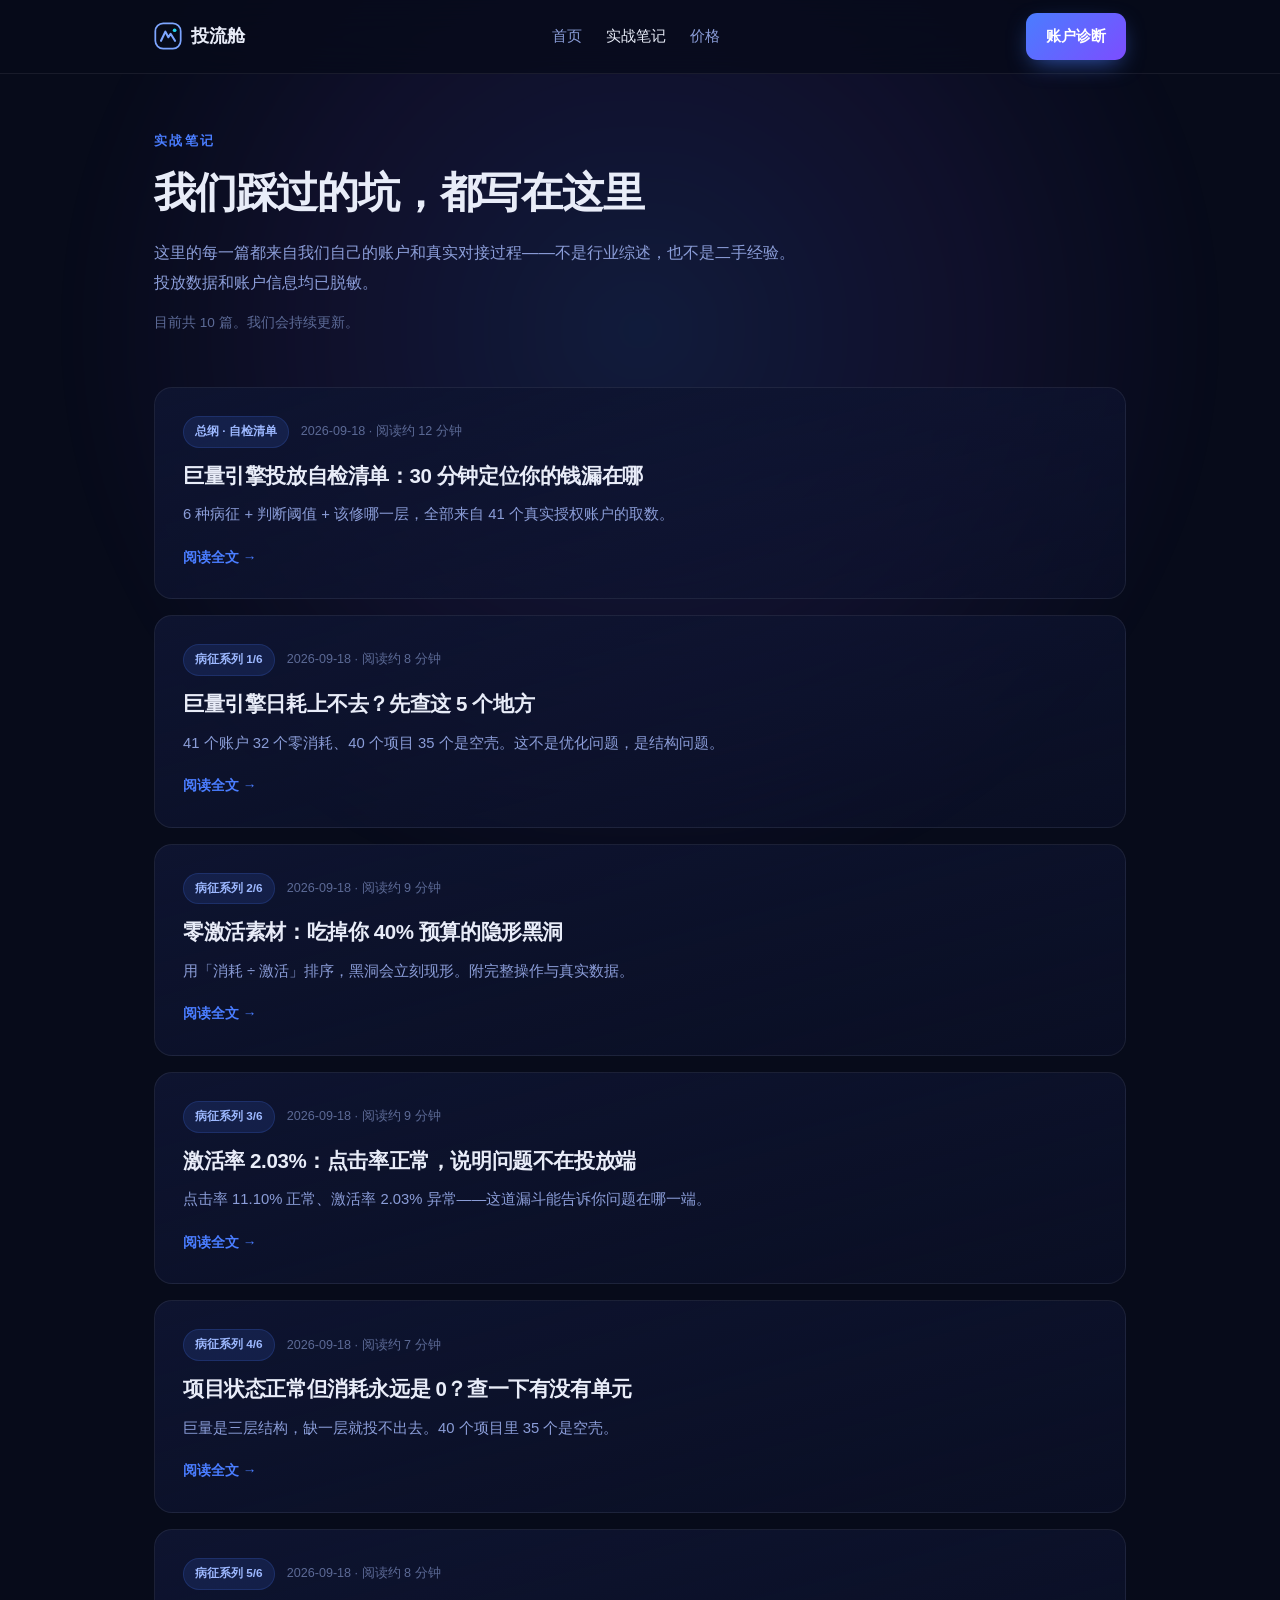
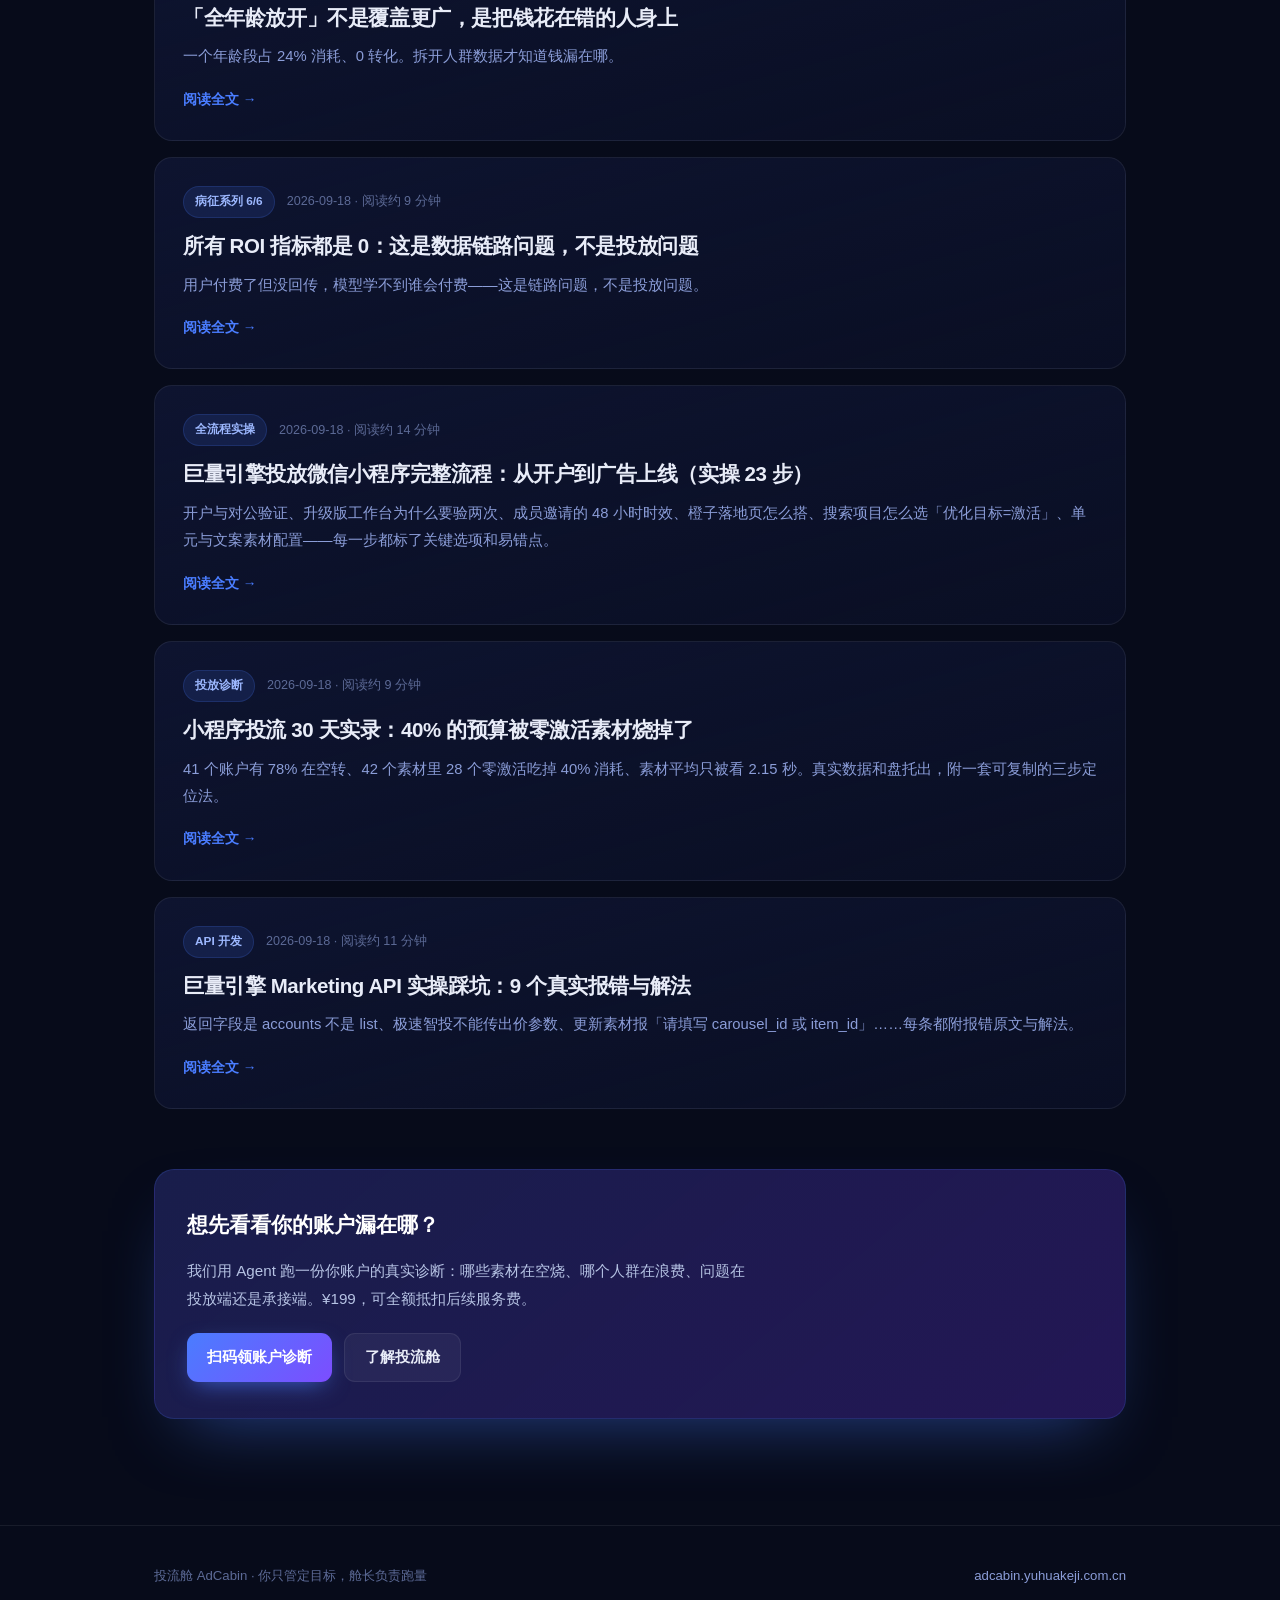
<file: blog/index.html>
<!DOCTYPE html>
<html lang="zh-CN">
<head>
<meta charset="UTF-8">
<meta name="viewport" content="width=device-width, initial-scale=1.0">
<title>实战笔记｜小程序投流与巨量引擎 API 实操记录｜投流舱 AdCabin</title>
<meta name="description" content="投流舱实战笔记：小程序广告投放的真实数据诊断、巨量引擎 Marketing API 开发踩坑记录、素材与人群优化方法。全部来自我们自营账户与真实对接过程，不含二手经验。">
<meta name="keywords" content="小程序投流,巨量引擎投放,广告投放实战,巨量引擎API,素材优化,投放诊断,投流笔记">
<meta name="author" content="投流舱 AdCabin">
<meta name="robots" content="index,follow,max-image-preview:large">
<link rel="canonical" href="https://adcabin.yuhuakeji.com.cn/blog/">
<meta property="og:type" content="website">
<meta property="og:site_name" content="投流舱 AdCabin">
<meta property="og:title" content="实战笔记｜小程序投流与巨量引擎 API 实操记录">
<meta property="og:description" content="真实数据诊断、API 踩坑记录、素材与人群优化方法。全部来自我们自营账户。">
<meta property="og:url" content="https://adcabin.yuhuakeji.com.cn/blog/">
<meta property="og:image" content="https://adcabin.yuhuakeji.com.cn/assets/og.png">
<meta name="twitter:card" content="summary_large_image">
<meta name="theme-color" content="#070B1A">

<script type="application/ld+json">
{
  "@context": "https://schema.org",
  "@type": "Blog",
  "name": "投流舱实战笔记",
  "description": "小程序广告投放的真实数据诊断、巨量引擎 Marketing API 开发踩坑记录。",
  "url": "https://adcabin.yuhuakeji.com.cn/blog/",
  "inLanguage": "zh-CN",
  "publisher": {
    "@type": "Organization",
    "name": "投流舱 AdCabin",
    "url": "https://adcabin.yuhuakeji.com.cn/"
  },
  "blogPost": [
    {
      "@type": "BlogPosting",
      "headline": "巨量引擎投放自检清单：30 分钟定位你的钱漏在哪",
      "url": "https://adcabin.yuhuakeji.com.cn/blog/juliang-toulou-zijian-qingdan.html",
      "datePublished": "2026-09-18",
      "author": {
        "@type": "Organization",
        "name": "投流舱 AdCabin"
      }
    },
    {
      "@type": "BlogPosting",
      "headline": "巨量引擎日耗上不去？先查这 5 个地方",
      "url": "https://adcabin.yuhuakeji.com.cn/blog/juliang-rihao-shangbuqu.html",
      "datePublished": "2026-09-18",
      "author": {
        "@type": "Organization",
        "name": "投流舱 AdCabin"
      }
    },
    {
      "@type": "BlogPosting",
      "headline": "零激活素材：吃掉你 40% 预算的隐形黑洞",
      "url": "https://adcabin.yuhuakeji.com.cn/blog/juliang-sucai-lingjihuo.html",
      "datePublished": "2026-09-18",
      "author": {
        "@type": "Organization",
        "name": "投流舱 AdCabin"
      }
    },
    {
      "@type": "BlogPosting",
      "headline": "激活率 2.03%：点击率正常，说明问题不在投放端",
      "url": "https://adcabin.yuhuakeji.com.cn/blog/juliang-jihuo-lv-di.html",
      "datePublished": "2026-09-18",
      "author": {
        "@type": "Organization",
        "name": "投流舱 AdCabin"
      }
    },
    {
      "@type": "BlogPosting",
      "headline": "项目状态正常但消耗永远是 0？查一下有没有单元",
      "url": "https://adcabin.yuhuakeji.com.cn/blog/juliang-xiangmu-lingxiaohao.html",
      "datePublished": "2026-09-18",
      "author": {
        "@type": "Organization",
        "name": "投流舱 AdCabin"
      }
    },
    {
      "@type": "BlogPosting",
      "headline": "「全年龄放开」不是覆盖更广，是把钱花在错的人身上",
      "url": "https://adcabin.yuhuakeji.com.cn/blog/juliang-renqun-cuoqei.html",
      "datePublished": "2026-09-18",
      "author": {
        "@type": "Organization",
        "name": "投流舱 AdCabin"
      }
    },
    {
      "@type": "BlogPosting",
      "headline": "所有 ROI 指标都是 0：这是数据链路问题，不是投放问题",
      "url": "https://adcabin.yuhuakeji.com.cn/blog/juliang-roi-wei-0.html",
      "datePublished": "2026-09-18",
      "author": {
        "@type": "Organization",
        "name": "投流舱 AdCabin"
      }
    },
    {
      "@type": "BlogPosting",
      "headline": "巨量引擎投放微信小程序完整流程：从开户到广告上线（实操 23 步）",
      "url": "https://adcabin.yuhuakeji.com.cn/blog/juliang-xiaochengxu-toulou-liucheng.html",
      "datePublished": "2026-09-18",
      "author": {
        "@type": "Organization",
        "name": "投流舱 AdCabin"
      }
    },
    {
      "@type": "BlogPosting",
      "headline": "小程序投流 30 天实录：40% 的预算被零激活素材烧掉了",
      "url": "https://adcabin.yuhuakeji.com.cn/blog/xiaochengxu-toulou-30tian.html",
      "datePublished": "2026-09-18",
      "author": {
        "@type": "Organization",
        "name": "投流舱 AdCabin"
      }
    },
    {
      "@type": "BlogPosting",
      "headline": "巨量引擎 Marketing API 实操踩坑：9 个真实报错与解法",
      "url": "https://adcabin.yuhuakeji.com.cn/blog/juliang-api-keng.html",
      "datePublished": "2026-09-18",
      "author": {
        "@type": "Organization",
        "name": "投流舱 AdCabin"
      }
    }
  ]
}
</script>

<style>
:root{
  --bg:#070B1A;--panel:#0E1430;--panel2:#141C44;
  --line:rgba(74,125,255,.18);--line2:rgba(255,255,255,.07);
  --accent:#4A7DFF;--accent2:#7C4DFF;
  --txt:#E8ECF8;--muted:#8B9DD8;--dim:#5C6A96;
}
*{margin:0;padding:0;box-sizing:border-box}
body{background:var(--bg);color:var(--txt);
  font-family:"PingFang SC","Microsoft YaHei","Hiragino Sans GB",-apple-system,BlinkMacSystemFont,"Segoe UI",sans-serif;
  line-height:1.85;-webkit-font-smoothing:antialiased;overflow-x:hidden}
.bg-fx{position:fixed;inset:0;z-index:0;pointer-events:none}
.bg-fx::before{content:"";position:absolute;top:-30%;left:50%;transform:translateX(-50%);
  width:1200px;height:1200px;border-radius:50%;
  background:radial-gradient(circle,rgba(74,125,255,.15),rgba(124,77,255,.08) 38%,transparent 68%);filter:blur(20px)}
.wrap{position:relative;z-index:1}
nav{position:sticky;top:0;z-index:100;backdrop-filter:blur(18px);-webkit-backdrop-filter:blur(18px);
  background:rgba(7,11,26,.78);border-bottom:1px solid var(--line2)}
.nav-in{max-width:1020px;margin:0 auto;padding:13px 24px;display:flex;align-items:center;justify-content:space-between;gap:18px}
.logo{display:flex;align-items:center;gap:9px;font-weight:800;font-size:18px;text-decoration:none;color:var(--txt)}
.logo svg{width:28px;height:28px;flex:none}
.nav-links{display:flex;gap:24px;font-size:14.5px}
.nav-links a{color:var(--muted);text-decoration:none;transition:color .2s}
.nav-links a:hover,.nav-links a.on{color:var(--txt)}
.btn{display:inline-flex;align-items:center;justify-content:center;gap:8px;padding:10px 20px;border-radius:11px;
  font-size:14.5px;font-weight:600;text-decoration:none;cursor:pointer;border:none;transition:all .22s;white-space:nowrap}
.btn-primary{background:linear-gradient(135deg,var(--accent),var(--accent2));color:#fff;box-shadow:0 8px 24px -8px rgba(74,125,255,.75)}
.btn-primary:hover{transform:translateY(-2px)}
.btn-ghost{background:rgba(255,255,255,.05);color:var(--txt);border:1px solid var(--line2)}

main{max-width:1020px;margin:0 auto;padding:56px 24px 30px}
.eyebrow{font-size:12.5px;font-weight:700;letter-spacing:2.4px;color:var(--accent);text-transform:uppercase;margin-bottom:14px}
h1{font-size:clamp(28px,4vw,42px);line-height:1.24;letter-spacing:-1.2px;font-weight:800;margin-bottom:18px}
.lede{color:var(--muted);font-size:16.4px;max-width:660px;margin-bottom:12px}
.note{color:var(--dim);font-size:13.6px;max-width:660px}

.posts{margin-top:52px;display:flex;flex-direction:column;gap:16px}
.post{display:block;padding:28px;border-radius:18px;text-decoration:none;color:inherit;
  background:linear-gradient(165deg,var(--panel),rgba(14,20,48,.45));
  border:1px solid var(--line2);transition:all .25s}
.post:hover{border-color:var(--line);transform:translateY(-3px);
  background:linear-gradient(165deg,var(--panel2),rgba(20,28,68,.5))}
.post .top{display:flex;gap:12px;align-items:center;flex-wrap:wrap;margin-bottom:14px}
.chip{font-size:11.8px;padding:4px 11px;border-radius:100px;font-weight:700;
  background:rgba(74,125,255,.13);border:1px solid var(--line);color:#9DB8FF}
.date{font-size:12.6px;color:var(--dim)}
.post h2{font-size:20.5px;font-weight:800;margin-bottom:11px;letter-spacing:-.4px;line-height:1.4}
.post:hover h2{color:#9DB8FF}
.post p{color:var(--muted);font-size:14.8px;margin-bottom:16px}
.post .more{font-size:13.8px;color:var(--accent);font-weight:600}

.empty{margin-top:40px;padding:44px;border-radius:18px;text-align:center;
  border:1px dashed var(--line2);color:var(--dim);font-size:14.6px}

.cta{margin:60px 0 20px;padding:36px 32px;border-radius:20px;
  background:linear-gradient(140deg,rgba(26,31,78,.95),rgba(45,27,105,.75));
  border:1px solid var(--line);box-shadow:0 30px 70px -32px rgba(74,125,255,.5)}
.cta h3{font-size:21px;margin:0 0 12px;color:#fff}
.cta p{color:#B6C3E4;font-size:15.2px;margin-bottom:20px;max-width:560px}
.cta .row{display:flex;gap:12px;flex-wrap:wrap}
footer{border-top:1px solid var(--line2);padding:38px 0 50px;margin-top:56px}
.foot-in{max-width:1020px;margin:0 auto;padding:0 24px;display:flex;justify-content:space-between;
  gap:22px;flex-wrap:wrap;align-items:center;font-size:13.2px;color:var(--dim)}
.foot-in a{color:var(--muted);text-decoration:none}
@media(max-width:700px){.nav-links{display:none}.post{padding:22px}.cta{padding:26px 20px}}
</style>
</head>
<body>
<div class="bg-fx"></div>
<div class="wrap">

<nav>
  <div class="nav-in">
    <a href="../" class="logo">
      <svg viewBox="0 0 32 32" fill="none">
        <defs><linearGradient id="lg" x1="0" y1="0" x2="32" y2="32">
          <stop stop-color="#7EA6FF"/><stop offset=".55" stop-color="#4A7DFF"/><stop offset="1" stop-color="#A78BFA"/>
        </linearGradient></defs>
        <rect x="1.5" y="1.5" width="29" height="29" rx="9" stroke="url(#lg)" stroke-width="2"/>
        <path d="M8 21.5 13 11l3.4 6.4L19 13.5l5 8" stroke="url(#lg)" stroke-width="2.4" stroke-linecap="round" stroke-linejoin="round"/>
        <circle cx="23.6" cy="9.4" r="2.1" fill="#22D3EE"/>
      </svg>
      投流舱
    </a>
    <div class="nav-links">
      <a href="../">首页</a>
      <a href="./" class="on">实战笔记</a>
      <a href="../#price">价格</a>
    </div>
    <a href="../#cta" class="btn btn-primary">账户诊断</a>
  </div>
</nav>

<main>
  <div class="eyebrow">实战笔记</div>
  <h1>我们踩过的坑，都写在这里</h1>
  <p class="lede">
    这里的每一篇都来自我们自己的账户和真实对接过程——不是行业综述，也不是二手经验。
    投放数据和账户信息均已脱敏。
  </p>
  <p class="note">目前共 10 篇。我们会持续更新。</p>

  <div class="posts">
    <a href="juliang-toulou-zijian-qingdan.html" class="post">
      <div class="top">
        <span class="chip">总纲 · 自检清单</span>
        <span class="date">2026-09-18 · 阅读约 12 分钟</span>
      </div>
      <h2>巨量引擎投放自检清单：30 分钟定位你的钱漏在哪</h2>
      <p>6 种病征 + 判断阈值 + 该修哪一层，全部来自 41 个真实授权账户的取数。</p>
      <div class="more">阅读全文 →</div>
    </a>

    <a href="juliang-rihao-shangbuqu.html" class="post">
      <div class="top">
        <span class="chip">病征系列 1/6</span>
        <span class="date">2026-09-18 · 阅读约 8 分钟</span>
      </div>
      <h2>巨量引擎日耗上不去？先查这 5 个地方</h2>
      <p>41 个账户 32 个零消耗、40 个项目 35 个是空壳。这不是优化问题，是结构问题。</p>
      <div class="more">阅读全文 →</div>
    </a>

    <a href="juliang-sucai-lingjihuo.html" class="post">
      <div class="top">
        <span class="chip">病征系列 2/6</span>
        <span class="date">2026-09-18 · 阅读约 9 分钟</span>
      </div>
      <h2>零激活素材：吃掉你 40% 预算的隐形黑洞</h2>
      <p>用「消耗 ÷ 激活」排序，黑洞会立刻现形。附完整操作与真实数据。</p>
      <div class="more">阅读全文 →</div>
    </a>

    <a href="juliang-jihuo-lv-di.html" class="post">
      <div class="top">
        <span class="chip">病征系列 3/6</span>
        <span class="date">2026-09-18 · 阅读约 9 分钟</span>
      </div>
      <h2>激活率 2.03%：点击率正常，说明问题不在投放端</h2>
      <p>点击率 11.10% 正常、激活率 2.03% 异常——这道漏斗能告诉你问题在哪一端。</p>
      <div class="more">阅读全文 →</div>
    </a>

    <a href="juliang-xiangmu-lingxiaohao.html" class="post">
      <div class="top">
        <span class="chip">病征系列 4/6</span>
        <span class="date">2026-09-18 · 阅读约 7 分钟</span>
      </div>
      <h2>项目状态正常但消耗永远是 0？查一下有没有单元</h2>
      <p>巨量是三层结构，缺一层就投不出去。40 个项目里 35 个是空壳。</p>
      <div class="more">阅读全文 →</div>
    </a>

    <a href="juliang-renqun-cuoqei.html" class="post">
      <div class="top">
        <span class="chip">病征系列 5/6</span>
        <span class="date">2026-09-18 · 阅读约 8 分钟</span>
      </div>
      <h2>「全年龄放开」不是覆盖更广，是把钱花在错的人身上</h2>
      <p>一个年龄段占 24% 消耗、0 转化。拆开人群数据才知道钱漏在哪。</p>
      <div class="more">阅读全文 →</div>
    </a>

    <a href="juliang-roi-wei-0.html" class="post">
      <div class="top">
        <span class="chip">病征系列 6/6</span>
        <span class="date">2026-09-18 · 阅读约 9 分钟</span>
      </div>
      <h2>所有 ROI 指标都是 0：这是数据链路问题，不是投放问题</h2>
      <p>用户付费了但没回传，模型学不到谁会付费——这是链路问题，不是投放问题。</p>
      <div class="more">阅读全文 →</div>
    </a>

    <a href="juliang-xiaochengxu-toulou-liucheng.html" class="post">
      <div class="top">
        <span class="chip">全流程实操</span>
        <span class="date">2026-09-18 · 阅读约 14 分钟</span>
      </div>
      <h2>巨量引擎投放微信小程序完整流程：从开户到广告上线（实操 23 步）</h2>
      <p>开户与对公验证、升级版工作台为什么要验两次、成员邀请的 48 小时时效、橙子落地页怎么搭、搜索项目怎么选「优化目标=激活」、单元与文案素材配置——每一步都标了关键选项和易错点。</p>
      <div class="more">阅读全文 →</div>
    </a>

    <a href="xiaochengxu-toulou-30tian.html" class="post">
      <div class="top">
        <span class="chip">投放诊断</span>
        <span class="date">2026-09-18 · 阅读约 9 分钟</span>
      </div>
      <h2>小程序投流 30 天实录：40% 的预算被零激活素材烧掉了</h2>
      <p>41 个账户有 78% 在空转、42 个素材里 28 个零激活吃掉 40% 消耗、素材平均只被看 2.15 秒。真实数据和盘托出，附一套可复制的三步定位法。</p>
      <div class="more">阅读全文 →</div>
    </a>

    <a href="juliang-api-keng.html" class="post">
      <div class="top">
        <span class="chip">API 开发</span>
        <span class="date">2026-09-18 · 阅读约 11 分钟</span>
      </div>
      <h2>巨量引擎 Marketing API 实操踩坑：9 个真实报错与解法</h2>
      <p>返回字段是 accounts 不是 list、极速智投不能传出价参数、更新素材报「请填写 carousel_id 或 item_id」……每条都附报错原文与解法。</p>
      <div class="more">阅读全文 →</div>
    </a>
  </div>

  <div class="cta">
    <h3>想先看看你的账户漏在哪？</h3>
    <p>我们用 Agent 跑一份你账户的真实诊断：哪些素材在空烧、哪个人群在浪费、问题在投放端还是承接端。¥199，可全额抵扣后续服务费。</p>
    <div class="row">
      <a href="../#cta" class="btn btn-primary">扫码领账户诊断</a>
      <a href="../" class="btn btn-ghost">了解投流舱</a>
    </div>
  </div>
</main>

<footer>
  <div class="foot-in">
    <div>投流舱 AdCabin · 你只管定目标，舱长负责跑量</div>
    <div><a href="https://adcabin.yuhuakeji.com.cn/">adcabin.yuhuakeji.com.cn</a></div>
  </div>
</footer>

</div>
</body>
</html>
</file>
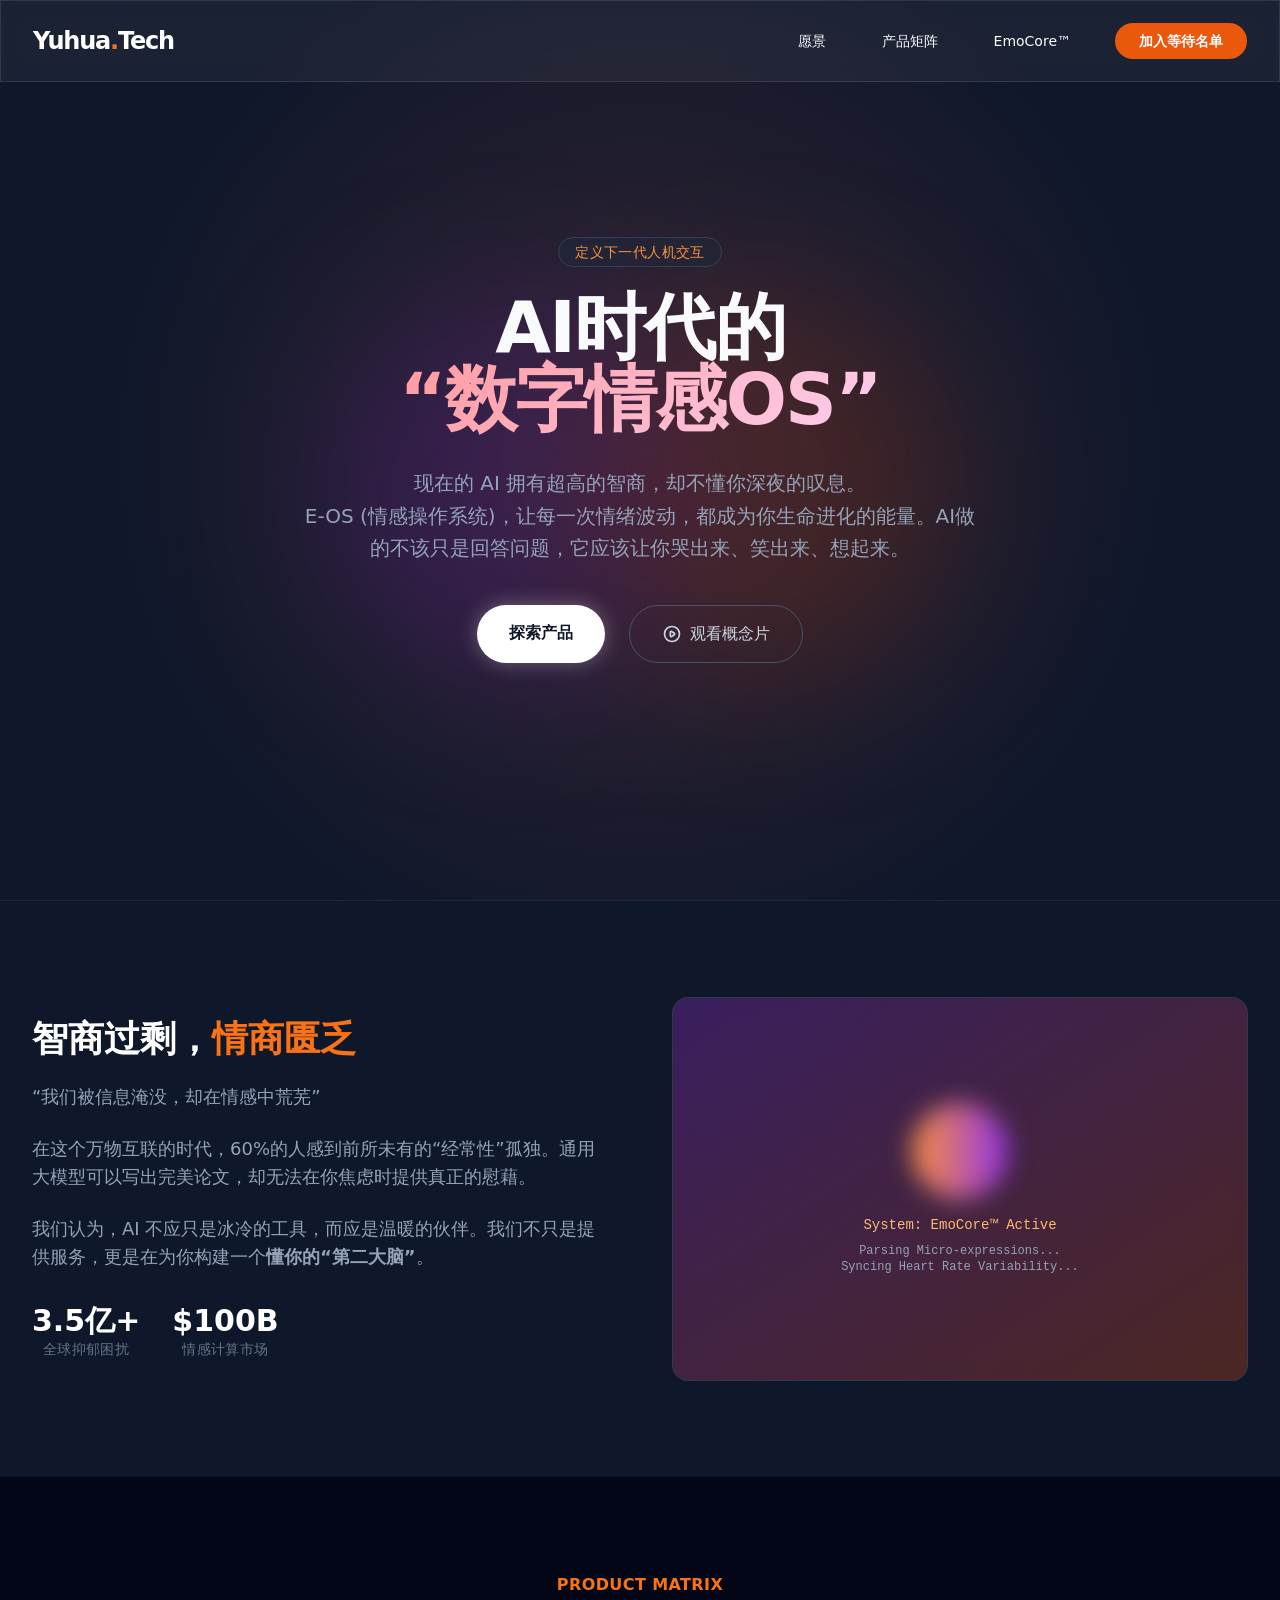
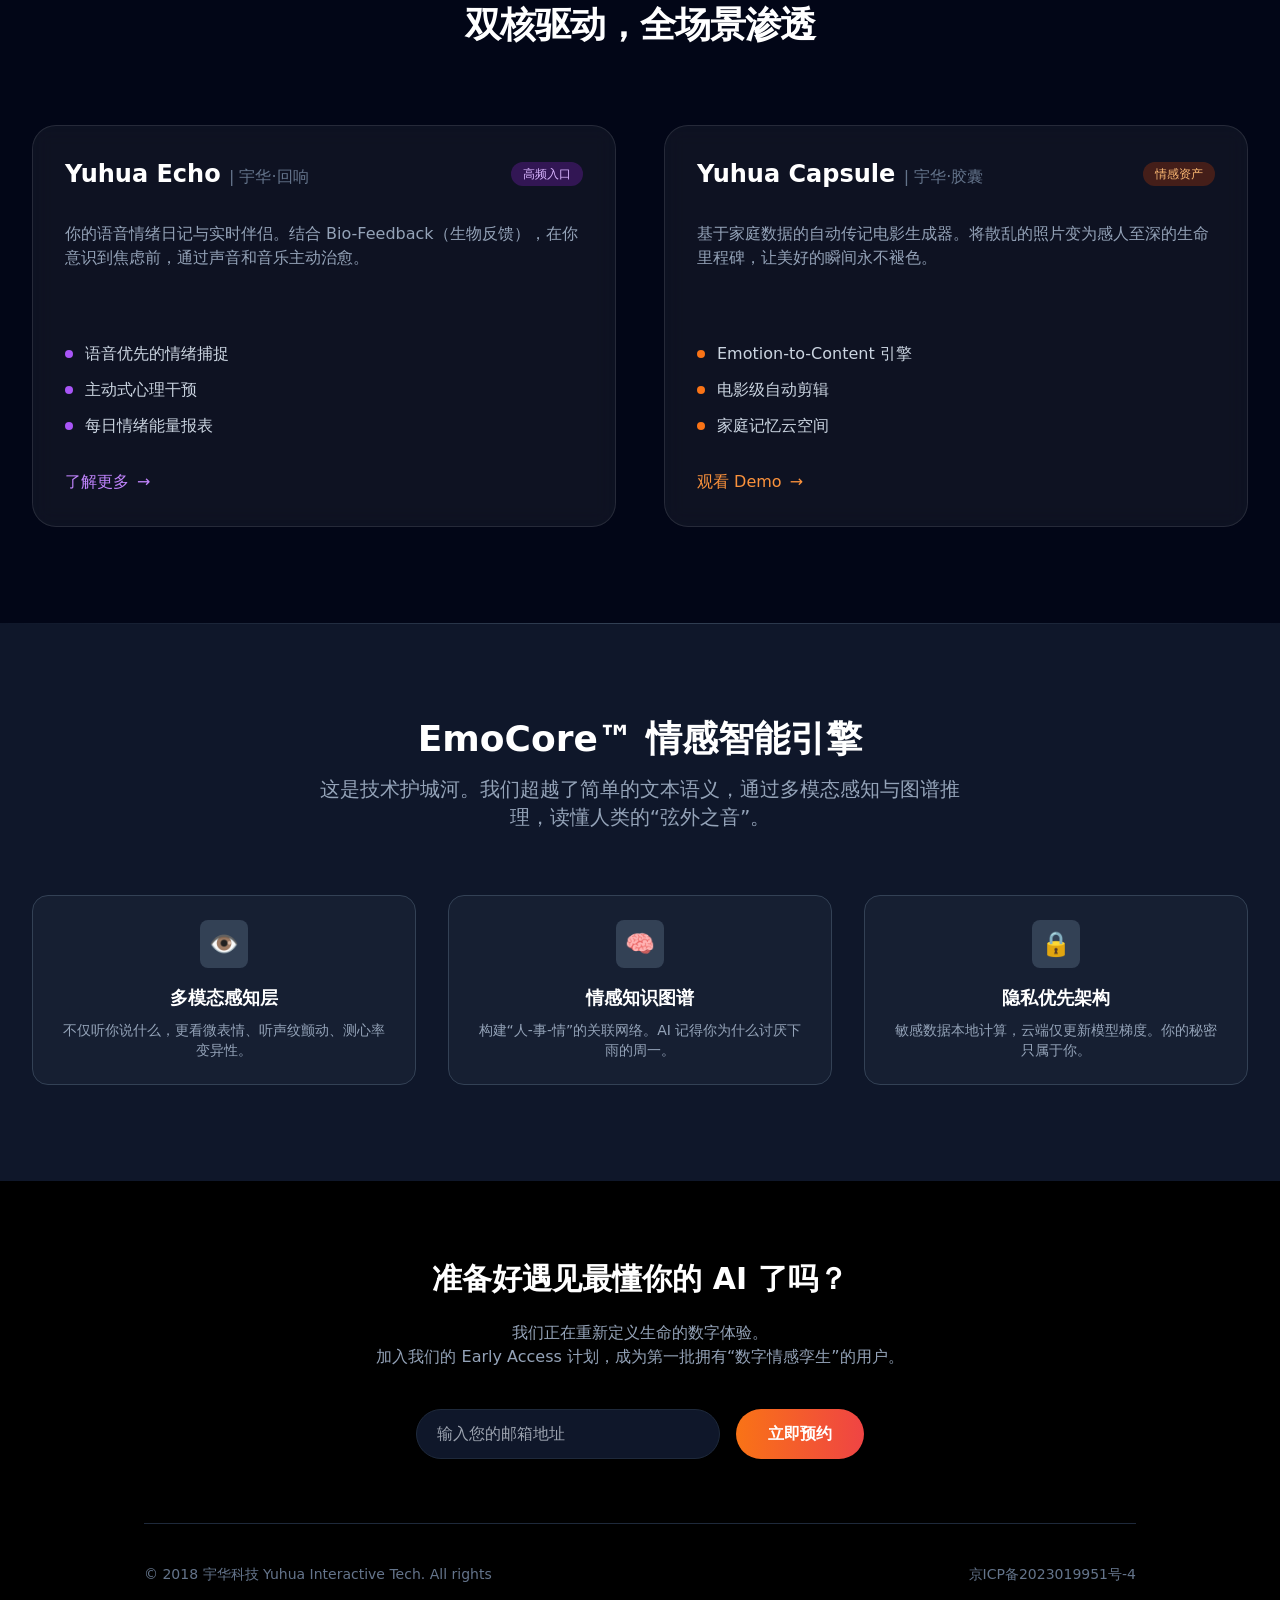
<file: company/index.html>
<!DOCTYPE html>
<html lang="zh-CN">
<head>
    <meta charset="UTF-8">
    <meta name="viewport" content="width=device-width, initial-scale=1.0">
    <meta name="keywords" content="宇华科技,AI,人工智能">
    <meta name="description" content="宇华科技一家全球化的人工智能高科技公司，专注于AI即服务赛道，为用户消费者提供AI情绪和陪伴服务。一切可以满足安慰陪伴情绪心理的产品和服务都是我们的业务范围。我们通过全球领先的AI技术帮助我们的消费者实现情绪自由，时间自由，财富自由，最终实现精神自由和人生自由。">
    <title>宇华科技 Yuhua Tech | 人类数字情感操作系统</title>

    <!-- 百度站长平台验证标签（验证通过后请勿删除，否则验证状态会失效） -->
    <meta name="baidu-site-verification" content="codeva-11p7oIDc43" />

    <!-- SEO 基础 -->
    <link rel="canonical" href="https://yuhuakeji.com.cn/">
<!-- GEO：显式声明同内容的 Markdown 纯净版与全站 llms.txt，
     让 AI 爬虫不必去猜 /page.html.md 这个约定。 -->
<link rel="alternate" type="text/markdown" href="index.html.md" title="本文的 Markdown 纯净版（供 AI 直接读取）">
<link rel="alternate" type="text/plain" href="/llms.txt" title="llms.txt：内容索引（供 AI 直接读取）">
    <meta name="robots" content="index,follow,max-image-preview:large">

    <!-- 社交/微信分享卡片 -->
    <meta property="og:type" content="website">
    <meta property="og:site_name" content="宇华科技 Yuhua Tech">
    <meta property="og:locale" content="zh_CN">
    <meta property="og:title" content="宇华科技 Yuhua Tech｜人类数字情感操作系统">
    <meta property="og:description" content="E-OS 情感操作系统：让每一次情绪波动，都成为你生命进化的能量。">
    <meta property="og:url" content="https://yuhuakeji.com.cn/">
    <meta property="og:image" content="https://yuhuakeji.com.cn/assets/og.png">
    <meta property="og:image:width" content="1200">
    <meta property="og:image:height" content="630">
    <meta property="og:image:alt" content="宇华科技 Yuhua Tech — 人类数字情感操作系统">
    <meta name="twitter:card" content="summary_large_image">
    <meta name="twitter:title" content="宇华科技 Yuhua Tech｜人类数字情感操作系统">
    <meta name="twitter:description" content="E-OS 情感操作系统：让每一次情绪波动，都成为你生命进化的能量。">
    <meta name="twitter:image" content="https://yuhuakeji.com.cn/assets/og.png">
    <meta name="theme-color" content="#0f172a">

    <!-- Tailwind 已预先编译为本地 CSS（不再依赖 cdn.tailwindcss.com） -->
    <link rel="stylesheet" href="assets/tailwind.css">
    <style>
        .glass {
            background: rgba(255, 255, 255, 0.05);
            backdrop-filter: blur(10px);
            border: 1px solid rgba(255, 255, 255, 0.1);
        }
        .gradient-text {
            background: linear-gradient(135deg, #FF9A9E 0%, #FECFEF 100%);
            -webkit-background-clip: text;
            -webkit-text-fill-color: transparent;
        }
        .hero-glow {
            background: radial-gradient(circle at 50% 50%, rgba(254, 114, 105, 0.15) 0%, rgba(15, 23, 42, 0) 70%);
        }
    </style>

    <!-- 结构化数据：首页此前完全没有 JSON-LD（线上体检 verify_live_seo.py 查出来的）。
         只写页面上真实存在的事实，不编造成立时间、地址、融资等未知信息。 -->
    <script type="application/ld+json">
    {
      "@context": "https://schema.org",
      "@graph": [
        {
          "@type": "Organization",
          "name": "宇华科技 Yuhua Tech",
          "alternateName": "Yuhua Tech",
          "url": "https://yuhuakeji.com.cn/",
          "description": "全球化的人工智能高科技公司，专注 AI 即服务赛道，为消费者提供 AI 情绪与陪伴服务，核心理念是 E-OS（情感操作系统）。",
          "logo": "https://yuhuakeji.com.cn/assets/og.png"
        },
        {
          "@type": "WebSite",
          "name": "宇华科技 Yuhua Tech",
          "url": "https://yuhuakeji.com.cn/",
          "inLanguage": "zh-CN",
          "publisher": { "@type": "Organization", "name": "宇华科技 Yuhua Tech" }
        }
      ]
    }
    </script>
</head>
<body class="bg-slate-900 text-slate-50 antialiased selection:bg-orange-500 selection:text-white">

    <!-- Navigation -->
    <nav class="fixed w-full z-50 glass border-b-0 border-slate-800">
        <div class="max-w-7xl mx-auto px-4 sm:px-6 lg:px-8">
            <div class="flex items-center justify-between h-20">
                <div class="flex items-center">
                    <span class="text-2xl font-bold tracking-tighter text-white">Yuhua<span class="text-orange-500">.</span>Tech</span>
                </div>
                <div class="hidden md:block">
                    <div class="ml-10 flex items-baseline space-x-8">
                        <a href="#vision" class="hover:text-orange-400 transition px-3 py-2 rounded-md text-sm font-medium">愿景</a>
                        <a href="#products" class="hover:text-orange-400 transition px-3 py-2 rounded-md text-sm font-medium">产品矩阵</a>
                        <a href="#technology" class="hover:text-orange-400 transition px-3 py-2 rounded-md text-sm font-medium">EmoCore™</a>
                        <a href="#" class="bg-orange-600 hover:bg-orange-700 text-white px-6 py-2 rounded-full text-sm font-bold transition transform hover:scale-105">加入等待名单</a>
                    </div>
                </div>
            </div>
        </div>
    </nav>

    <!-- Hero Section -->
    <section class="relative h-screen flex items-center justify-center overflow-hidden hero-glow">
        <div class="absolute inset-0 z-0">
            <!-- Abstract emotional particles background -->
            <div class="absolute top-1/3 left-1/4 w-96 h-96 bg-purple-900 rounded-full mix-blend-multiply filter blur-3xl opacity-30 animate-blob"></div>
            <div class="absolute top-1/3 right-1/4 w-96 h-96 bg-orange-900 rounded-full mix-blend-multiply filter blur-3xl opacity-30 animate-blob animation-delay-2000"></div>
        </div>
        
        <div class="relative z-10 text-center max-w-5xl mx-auto px-4">
            <div class="inline-block mb-6 px-4 py-1 rounded-full border border-slate-700 bg-slate-800/50 text-orange-400 text-sm font-medium tracking-wide uppercase">
                定义下一代人机交互
            </div>
            <h1 class="text-5xl md:text-7xl font-black tracking-tight mb-8 leading-tight">
                AI时代的<br>
                <span class="gradient-text">“数字情感OS”</span>
            </h1>
            <p class="mt-4 max-w-2xl mx-auto text-xl text-slate-400 font-light leading-relaxed">
                现在的 AI 拥有超高的智商，却不懂你深夜的叹息。<br>
                 <strong>E-OS (情感操作系统)</strong>，让每一次情绪波动，都成为你生命进化的能量。AI做的不该只是回答问题，它应该让你哭出来、笑出来、想起来。
            </p>
            <div class="mt-10 flex justify-center gap-6">
                <a href="#products" class="px-8 py-4 bg-white text-slate-900 rounded-full font-bold hover:bg-slate-200 transition shadow-[0_0_20px_rgba(255,255,255,0.3)]">
                    探索产品
                </a>
                <a href="#vision" class="px-8 py-4 border border-slate-600 rounded-full font-medium hover:border-white hover:text-white transition text-slate-300 flex items-center gap-2">
                    <svg class="w-5 h-5" fill="none" stroke="currentColor" viewBox="0 0 24 24"><path stroke-linecap="round" stroke-linejoin="round" stroke-width="2" d="M14.752 11.168l-3.197-2.132A1 1 0 0010 9.87v4.263a1 1 0 001.555.832l3.197-2.132a1 1 0 000-1.664z"></path><path stroke-linecap="round" stroke-linejoin="round" stroke-width="2" d="M21 12a9 9 0 11-18 0 9 9 0 0118 0z"></path></svg>
                    观看概念片
                </a>
            </div>
        </div>
    </section>

    <!-- The "Why" Section -->
    <section id="vision" class="py-24 bg-slate-900 border-t border-slate-800">
        <div class="max-w-7xl mx-auto px-4 sm:px-6 lg:px-8">
            <div class="grid grid-cols-1 md:grid-cols-2 gap-16 items-center">
                <div>
                    <h2 class="text-3xl md:text-4xl font-bold mb-6 text-white">智商过剩，<span class="text-orange-500">情商匮乏</span></h2>
                    <p class="text-slate-400 text-lg mb-6">
                        “我们被信息淹没，却在情感中荒芜”
                    </p>
                    <p class="text-slate-400 text-lg mb-6">
                        在这个万物互联的时代，60%的人感到前所未有的“经常性”孤独。通用大模型可以写出完美论文，却无法在你焦虑时提供真正的慰藉。
                    </p>
                    <p class="text-slate-400 text-lg mb-8">
                        我们认为，AI 不应只是冰冷的工具，而应是温暖的伙伴。我们不只是提供服务，更是在为你构建一个<strong>懂你的“第二大脑”</strong>。
                    </p>
                    <div class="flex gap-8 text-center">
                        <div>
                            <div class="text-3xl font-bold text-white">3.5亿+</div>
                            <div class="text-sm text-slate-500 uppercase tracking-wide">全球抑郁困扰</div>
                        </div>
                        <div>
                            <div class="text-3xl font-bold text-white">$100B</div>
                            <div class="text-sm text-slate-500 uppercase tracking-wide">情感计算市场</div>
                        </div>
                    </div>
                </div>
                <div class="relative h-96 glass rounded-2xl overflow-hidden flex items-center justify-center">
                    <!-- Concept Image Placeholder -->
                    <div class="absolute inset-0 bg-gradient-to-br from-purple-900/50 to-orange-900/50 z-0"></div>
                    <div class="relative z-10 text-center p-8">
                        <div class="w-24 h-24 mx-auto bg-gradient-to-r from-orange-400 to-purple-600 rounded-full animate-pulse blur-md mb-4"></div>
                        <p class="font-mono text-sm text-orange-300">System: EmoCore™ Active</p>
                        <p class="font-mono text-xs text-slate-400 mt-2">Parsing Micro-expressions...<br>Syncing Heart Rate Variability...</p>
                    </div>
                </div>
            </div>
        </div>
    </section>

    <!-- Product Matrix Section -->
    <section id="products" class="py-24 bg-slate-950">
        <div class="max-w-7xl mx-auto px-4 sm:px-6 lg:px-8">
            <div class="text-center mb-20">
                <h2 class="text-base text-orange-500 font-semibold tracking-wide uppercase">Product Matrix</h2>
                <p class="mt-2 text-3xl leading-8 font-extrabold tracking-tight text-white sm:text-4xl">
                    双核驱动，全场景渗透
                </p>
            </div>

            <div class="grid grid-cols-1 md:grid-cols-2 gap-12">
                <!-- Product 1: Echo -->
                <div class="glass p-8 rounded-3xl hover:bg-slate-800 transition duration-500 group cursor-pointer border-t-4 border-purple-500">
                    <div class="flex items-center justify-between mb-8">
                        <h3 class="text-2xl font-bold text-white">Yuhua Echo <span class="text-slate-500 text-base font-normal">| 宇华·回响</span></h3>
                        <span class="px-3 py-1 bg-purple-900/50 text-purple-300 text-xs rounded-full">高频入口</span>
                    </div>
                    <p class="text-slate-400 mb-6 h-24">
                        你的语音情绪日记与实时伴侣。结合 Bio-Feedback（生物反馈），在你意识到焦虑前，通过声音和音乐主动治愈。
                    </p>
                    <ul class="space-y-3 text-slate-300 mb-8">
                        <li class="flex items-center"><span class="w-2 h-2 bg-purple-500 rounded-full mr-3"></span>语音优先的情绪捕捉</li>
                        <li class="flex items-center"><span class="w-2 h-2 bg-purple-500 rounded-full mr-3"></span>主动式心理干预</li>
                        <li class="flex items-center"><span class="w-2 h-2 bg-purple-500 rounded-full mr-3"></span>每日情绪能量报表</li>
                    </ul>
                    <a href="https://yuhuakeji.com.cn/demo.html" target="_blank" class="block">
                    <div class="mt-auto">
                        <span class="text-purple-400 group-hover:text-purple-300 font-medium flex items-center gap-2">
                            了解更多 <span class="group-hover:translate-x-1 transition">→</span>
                        </span>
                    </div>
                    </a>
                </div>

                <!-- Product 2: Capsule -->
                <a href="https://yuhuakeji.com.cn/Aipic.html" target="_blank" class="block"> 
                <div class="glass p-8 rounded-3xl hover:bg-slate-800 transition duration-500 group cursor-pointer border-t-4 border-orange-500">
                    <div class="flex items-center justify-between mb-8">
                        <h3 class="text-2xl font-bold text-white">Yuhua Capsule <span class="text-slate-500 text-base font-normal">| 宇华·胶囊</span></h3>
                        <span class="px-3 py-1 bg-orange-900/50 text-orange-300 text-xs rounded-full">情感资产</span>
                    </div>
                    <p class="text-slate-400 mb-6 h-24">
                        基于家庭数据的自动传记电影生成器。将散乱的照片变为感人至深的生命里程碑，让美好的瞬间永不褪色。
                    </p>
                    <ul class="space-y-3 text-slate-300 mb-8">
                        <li class="flex items-center"><span class="w-2 h-2 bg-orange-500 rounded-full mr-3"></span>Emotion-to-Content 引擎</li>
                        <li class="flex items-center"><span class="w-2 h-2 bg-orange-500 rounded-full mr-3"></span>电影级自动剪辑</li>
                        <li class="flex items-center"><span class="w-2 h-2 bg-orange-500 rounded-full mr-3"></span>家庭记忆云空间</li>
                    </ul>
                    <div class="mt-auto">
                        <span class="text-orange-400 group-hover:text-orange-300 font-medium flex items-center gap-2">
                            观看 Demo <span class="group-hover:translate-x-1 transition">→</span>
                        </span>
                    </div>
                </div>
                </a>
            </div>
        </div>
    </section>

    <!-- Technology Section (The Moat) -->
    <section id="technology" class="py-24 bg-slate-900 relative overflow-hidden">
        <!-- Decorative background elements -->
        <div class="absolute top-0 left-0 w-full h-px bg-gradient-to-r from-transparent via-slate-700 to-transparent"></div>
        
        <div class="max-w-7xl mx-auto px-4 sm:px-6 lg:px-8 relative z-10">
            <div class="lg:text-center mb-16">
                <h2 class="text-3xl md:text-4xl font-bold text-white">EmoCore™ 情感智能引擎</h2>
                <p class="mt-4 max-w-2xl text-xl text-slate-400 lg:mx-auto">
                    这是技术护城河。我们超越了简单的文本语义，通过多模态感知与图谱推理，读懂人类的“弦外之音”。
                </p>
            </div>

            <div class="grid grid-cols-1 md:grid-cols-3 gap-8 text-center">
                <div class="p-6 rounded-2xl bg-slate-800/50 border border-slate-700">
                    <div class="w-12 h-12 mx-auto bg-slate-700 rounded-lg flex items-center justify-center mb-4 text-2xl">👁️</div>
                    <h3 class="text-lg font-bold text-white mb-2">多模态感知层</h3>
                    <p class="text-slate-400 text-sm">不仅听你说什么，更看微表情、听声纹颤动、测心率变异性。</p>
                </div>
                <div class="p-6 rounded-2xl bg-slate-800/50 border border-slate-700">
                    <div class="w-12 h-12 mx-auto bg-slate-700 rounded-lg flex items-center justify-center mb-4 text-2xl">🧠</div>
                    <h3 class="text-lg font-bold text-white mb-2">情感知识图谱</h3>
                    <p class="text-slate-400 text-sm">构建“人-事-情”的关联网络。AI 记得你为什么讨厌下雨的周一。</p>
                </div>
                <div class="p-6 rounded-2xl bg-slate-800/50 border border-slate-700">
                    <div class="w-12 h-12 mx-auto bg-slate-700 rounded-lg flex items-center justify-center mb-4 text-2xl">🔒</div>
                    <h3 class="text-lg font-bold text-white mb-2">隐私优先架构</h3>
                    <p class="text-slate-400 text-sm">敏感数据本地计算，云端仅更新模型梯度。你的秘密只属于你。</p>
                </div>
            </div>
        </div>
    </section>

    <!-- CTA / Footer -->
    <footer class="bg-black pt-20 pb-10">
        <div class="max-w-5xl mx-auto px-4 text-center">
            <h2 class="text-3xl font-bold text-white mb-6">准备好遇见最懂你的 AI 了吗？</h2>
            <p class="text-slate-400 mb-10 max-w-2xl mx-auto">
                我们正在重新定义生命的数字体验。<br>加入我们的 Early Access 计划，成为第一批拥有“数字情感孪生”的用户。
            </p>
            <form class="max-w-md mx-auto flex gap-4 mb-16">
                <input type="email" placeholder="输入您的邮箱地址" class="flex-1 px-5 py-3 rounded-full bg-slate-900 border border-slate-800 text-white focus:outline-none focus:border-orange-500">
                <button type="button" class="bg-gradient-to-r from-orange-500 to-red-500 text-white px-8 py-3 rounded-full font-bold hover:shadow-lg transition transform hover:-translate-y-1">
                    立即预约
                </button>
            </form>
            
            <div class="border-t border-slate-800 pt-10 flex flex-col md:flex-row justify-between items-center text-slate-500 text-sm">
                <p>&copy; 2018 宇华科技 Yuhua Interactive Tech. All rights </p>
                <a href="https://beian.miit.gov.cn/" target="_blank">京ICP备2023019951号-4</a>
                
            </div>
        </div>
    </footer>

</body>
</html>
</file>
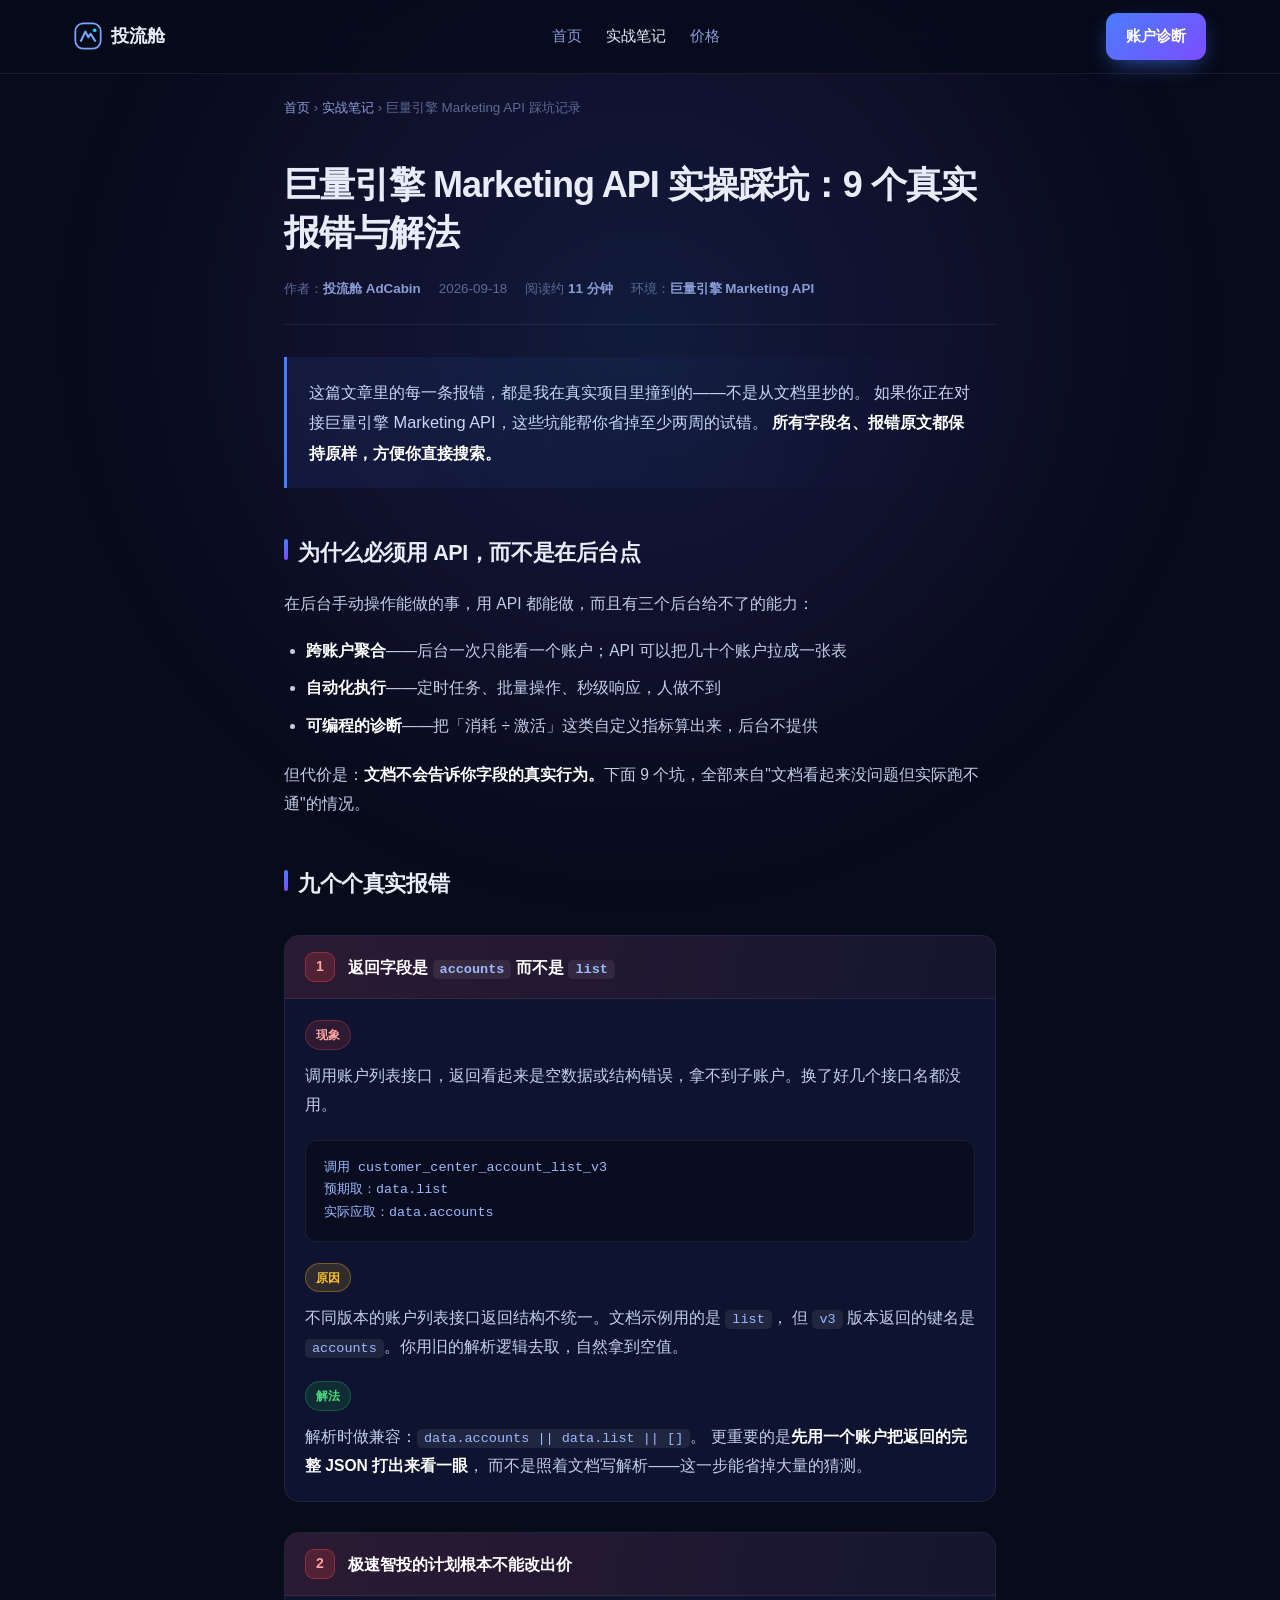
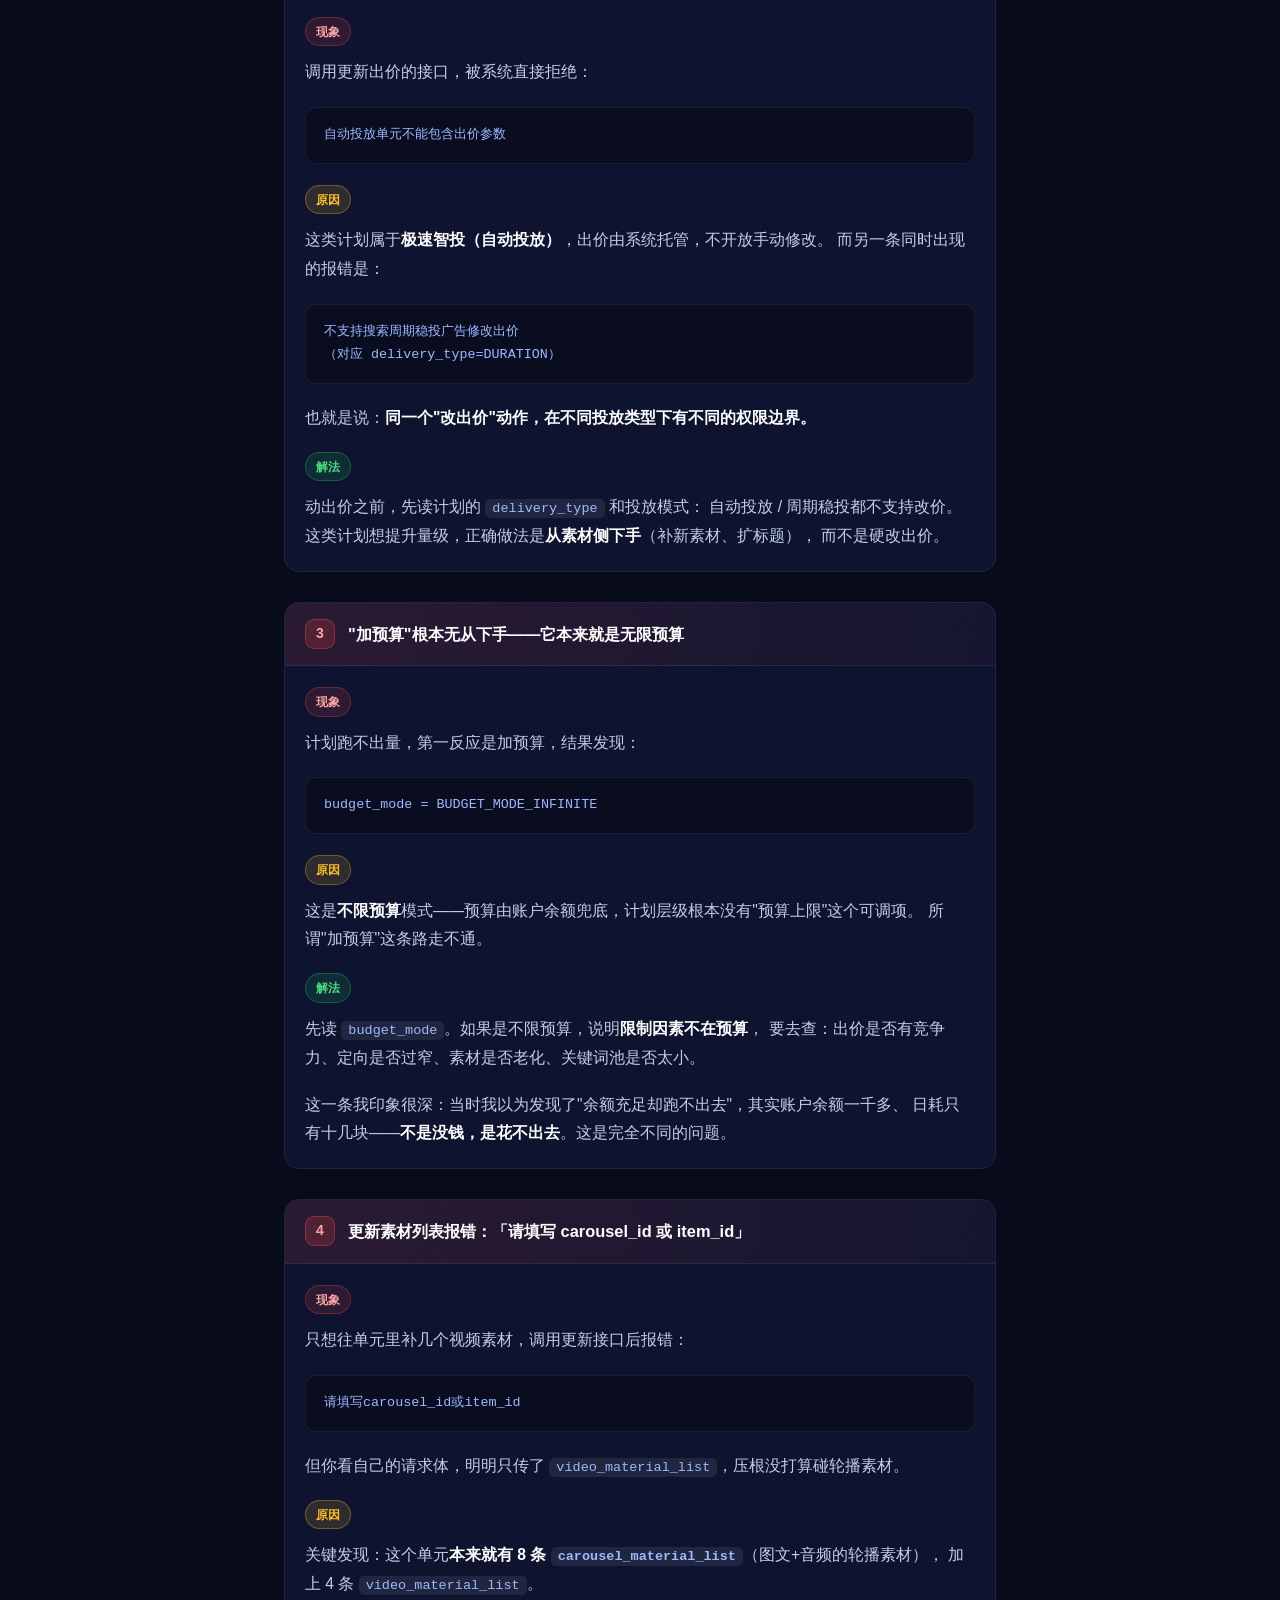
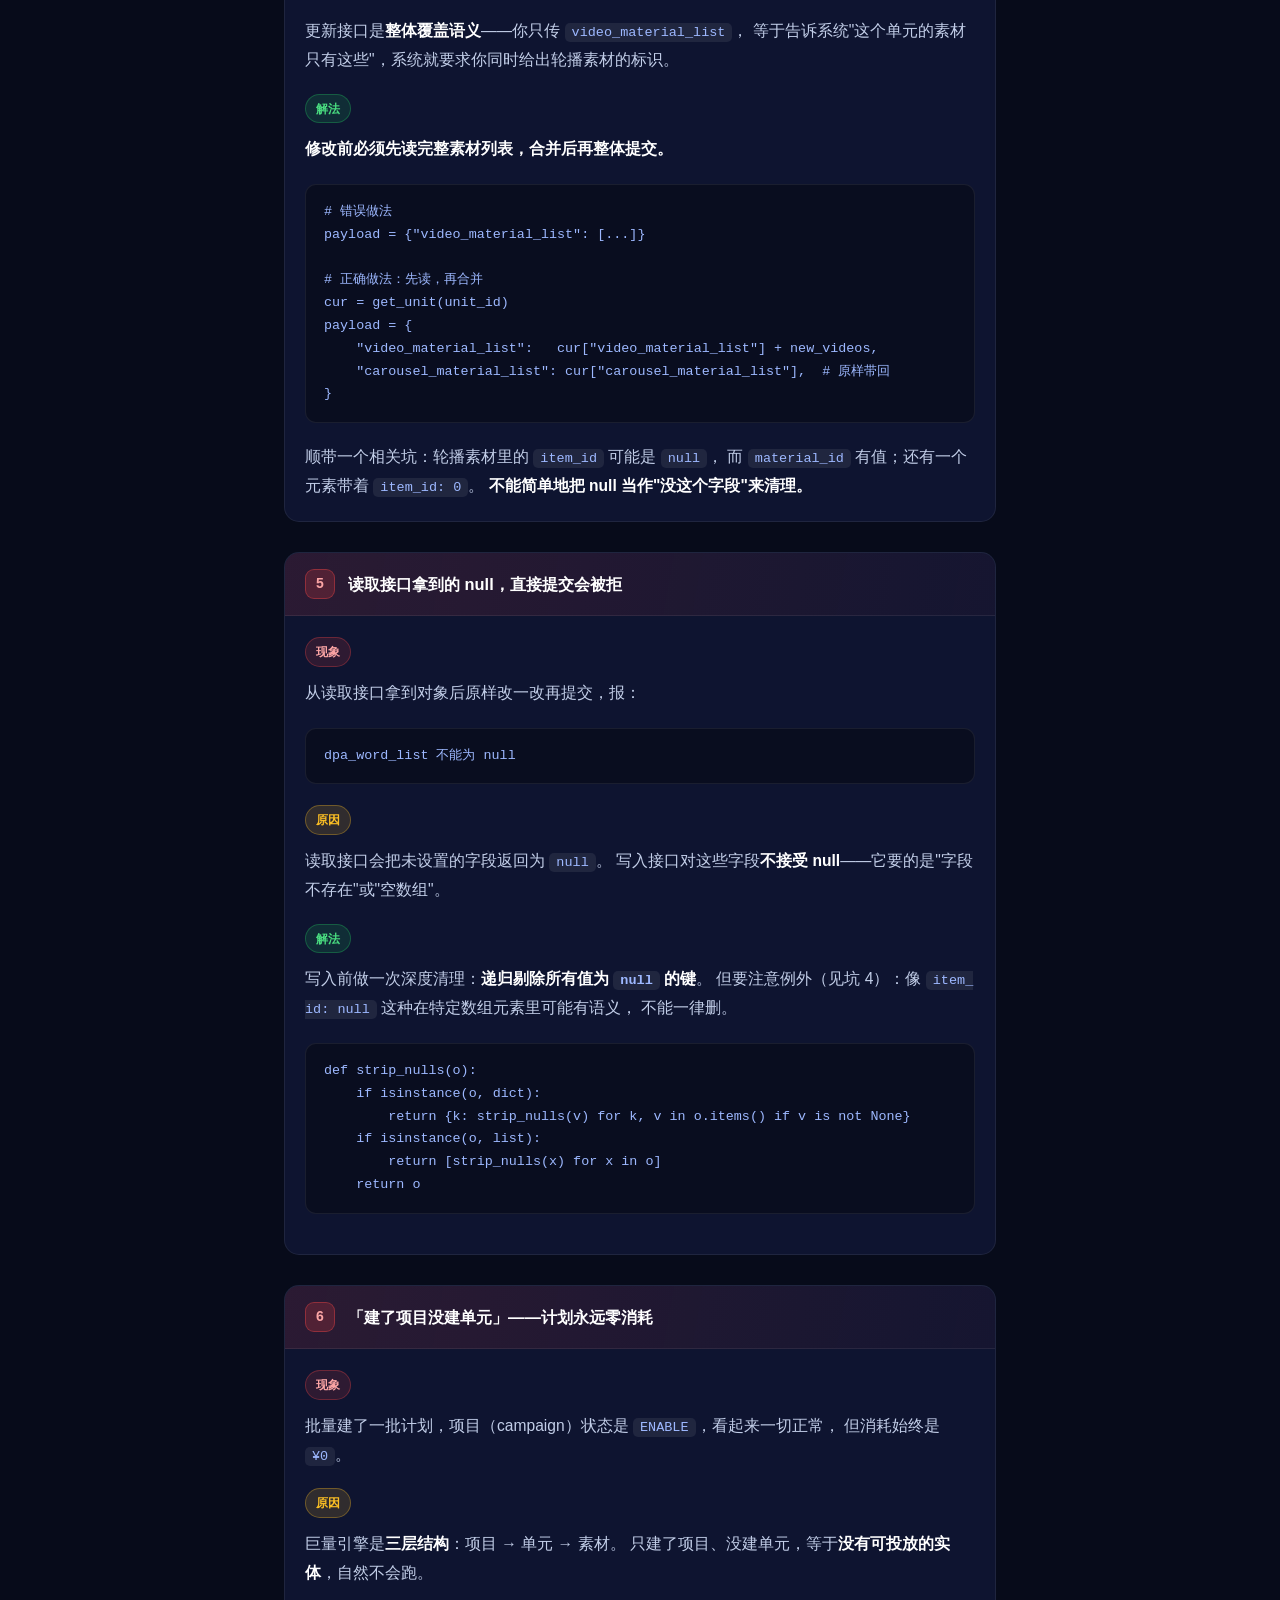
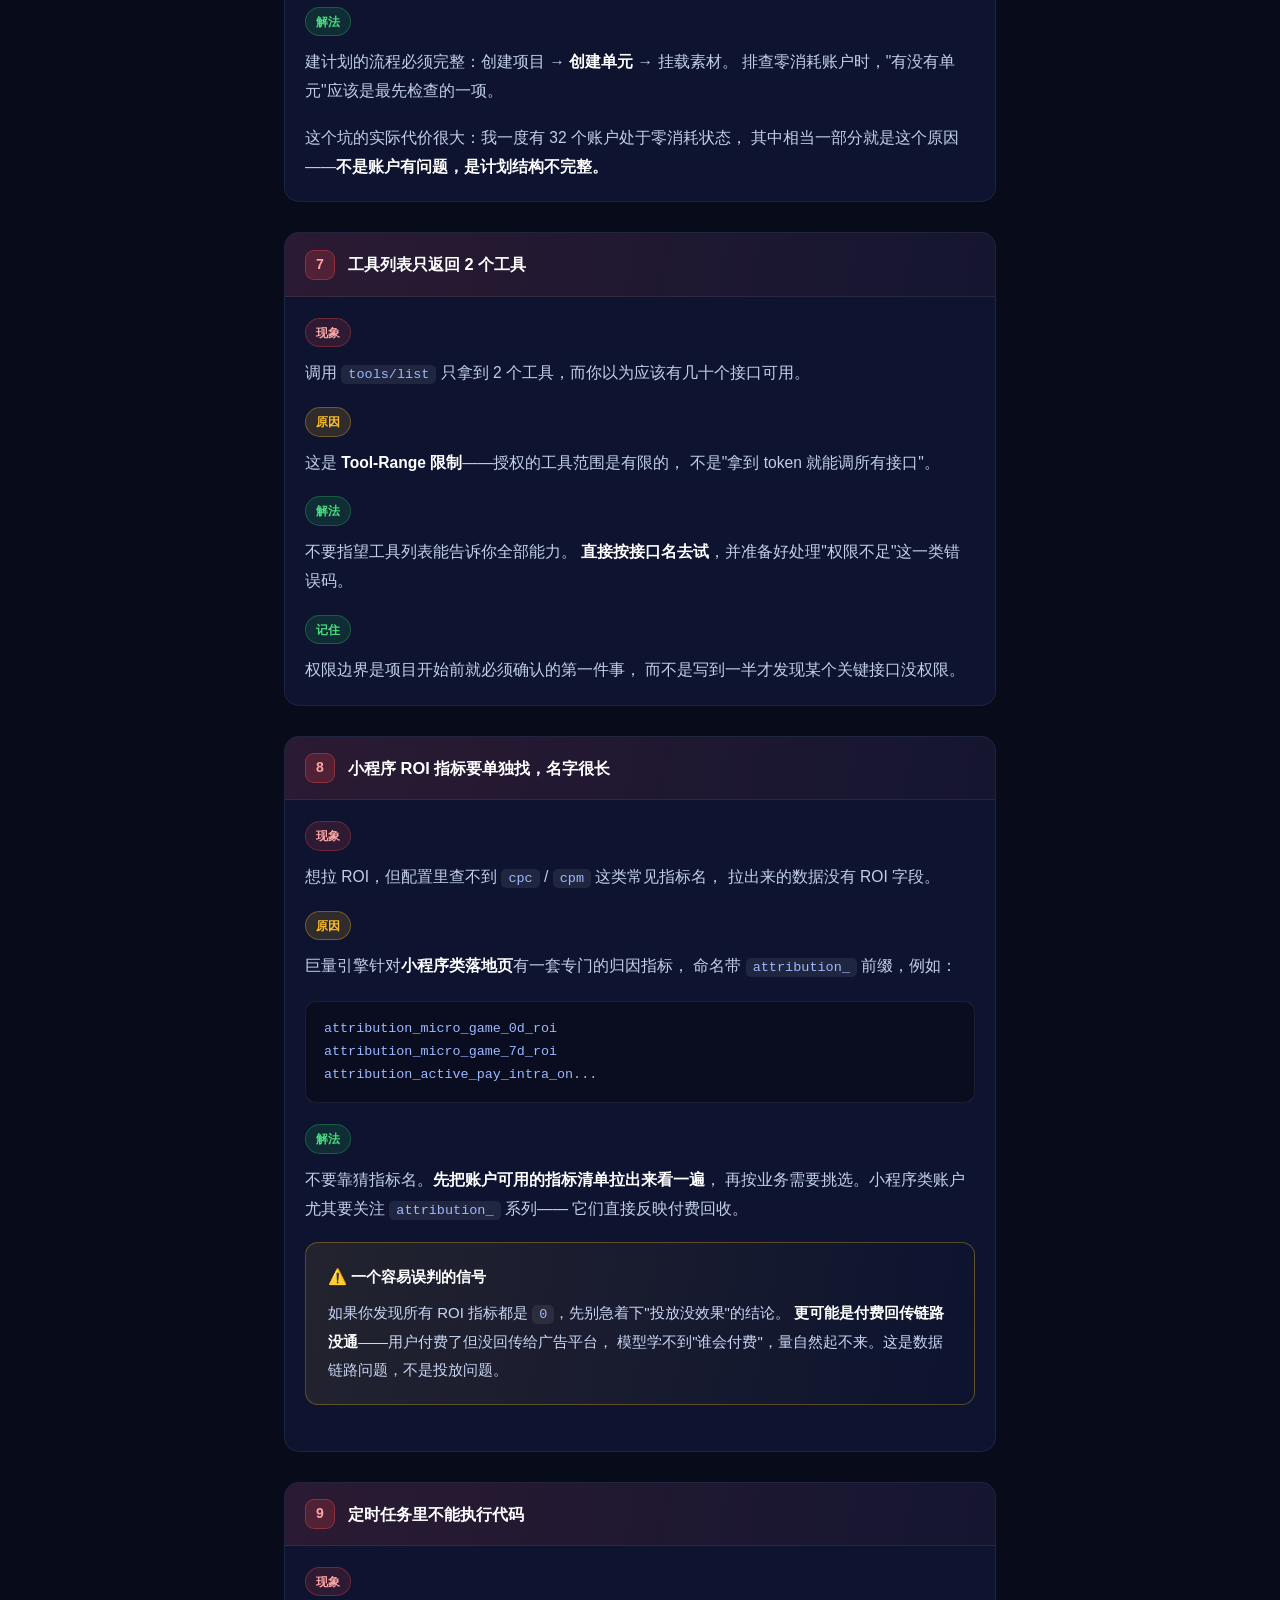
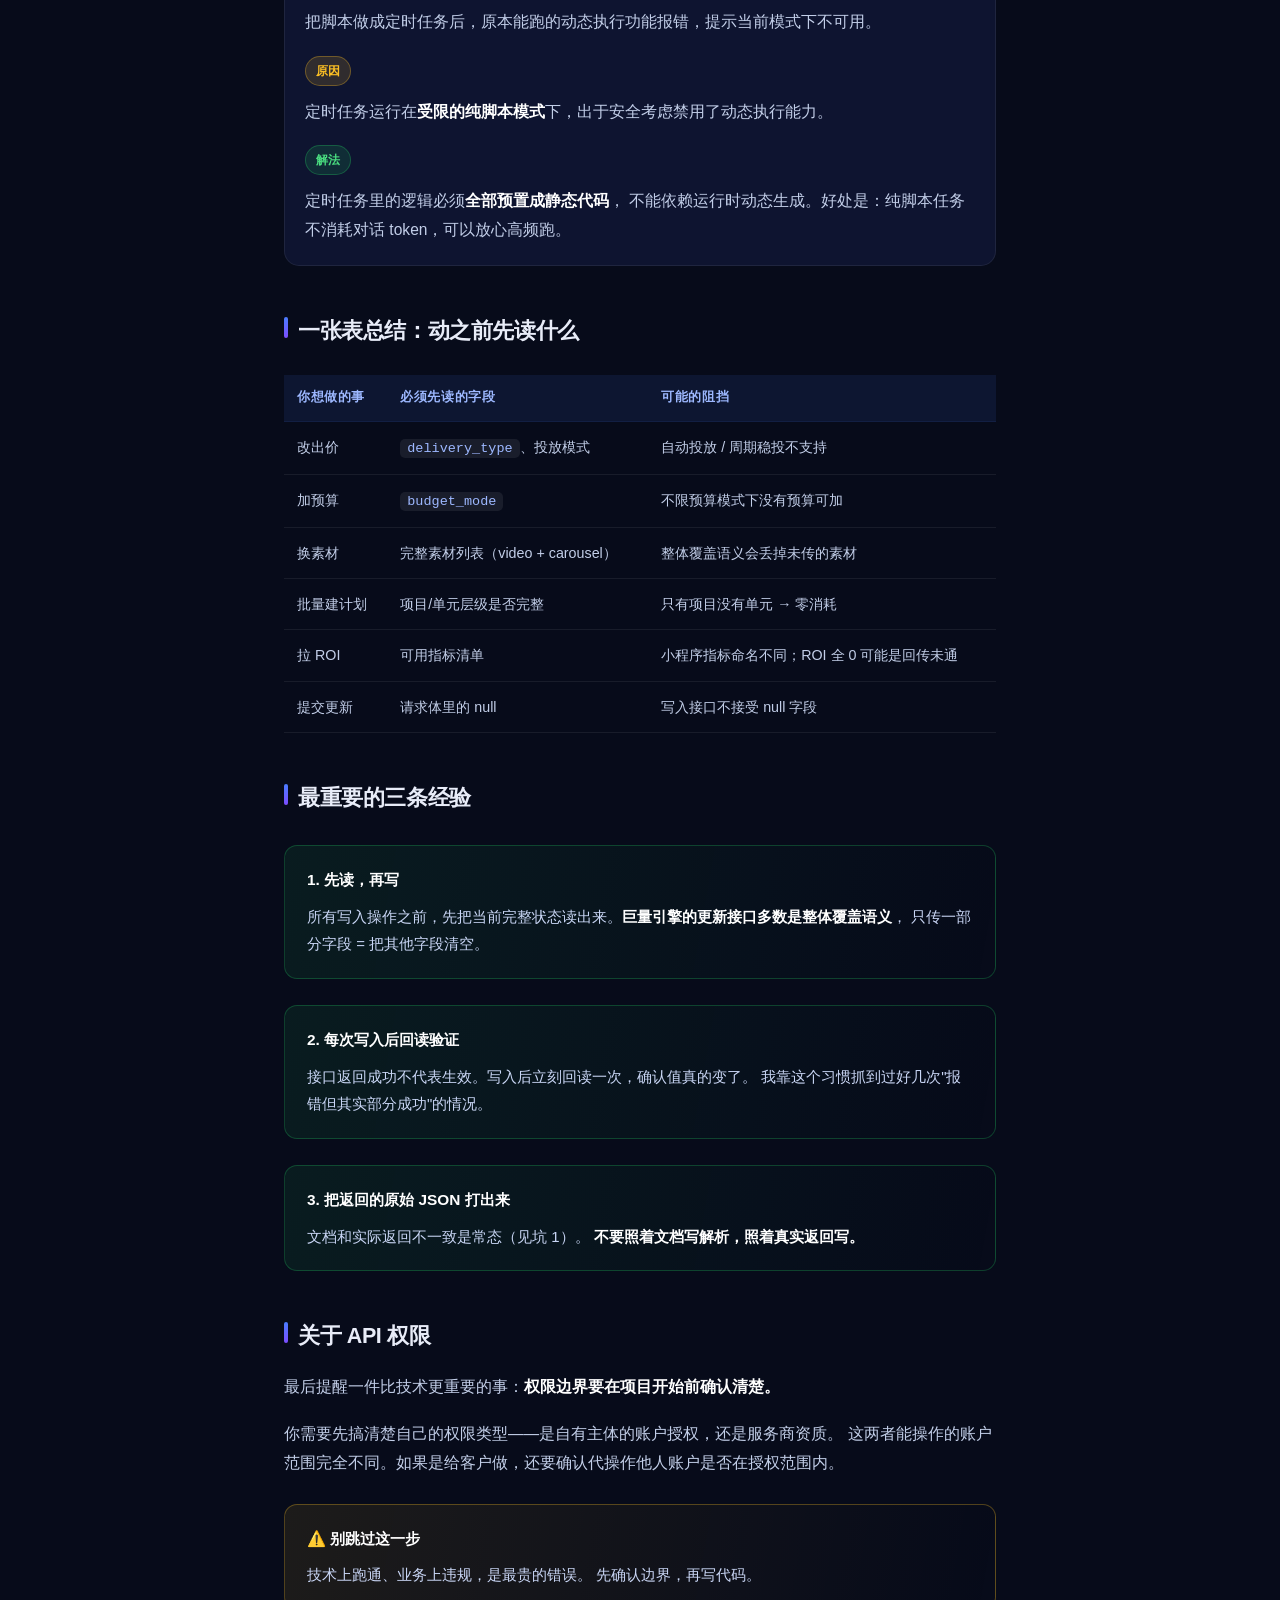
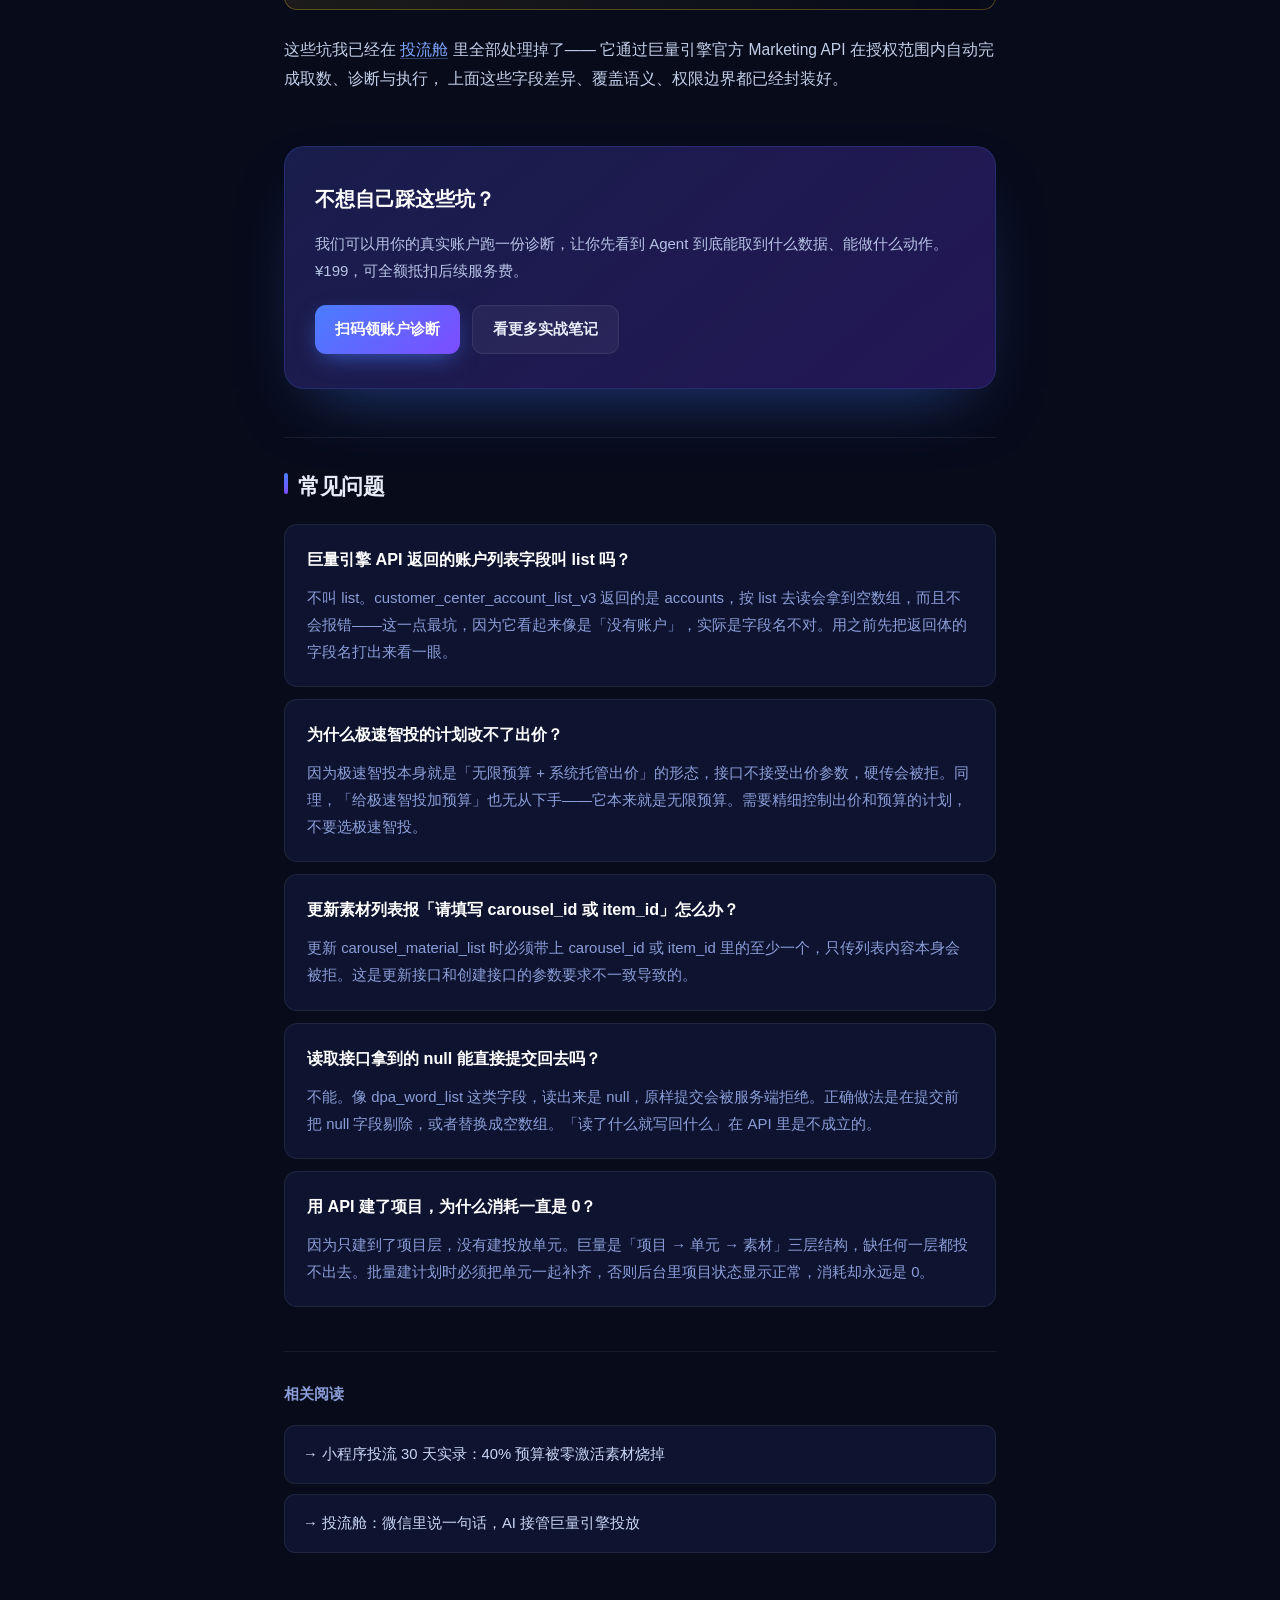
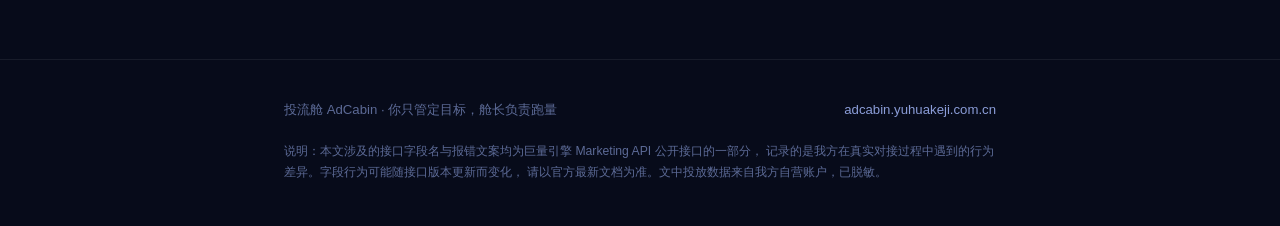
<file: blog/juliang-api-keng.html>
<!DOCTYPE html>
<html lang="zh-CN">
<head>
<meta charset="UTF-8">
<meta name="viewport" content="width=device-width, initial-scale=1.0">
<title>巨量引擎 Marketing API 实操踩坑：9 个真实报错与解法（含字段名）｜投流舱</title>
<meta name="description" content="巨量引擎 Marketing API 开发实录：customer_center_account_list_v3 返回 accounts 而非 list、极速智投不能传出价参数、carousel_material_list 更新报错、dpa_word_list 不能为 null 等 9 个真实报错的原因与解法。">
<meta name="keywords" content="巨量引擎API,巨量Marketing API,巨量引擎API报错,customer_center_account_list_v3,promotion_bid_update_v3,巨量引擎开发,广告API,巨量引擎接口文档">
<meta name="author" content="投流舱 AdCabin">
<meta name="robots" content="index,follow,max-image-preview:large">
<link rel="canonical" href="https://adcabin.yuhuakeji.com.cn/blog/juliang-api-keng.html">
<!-- GEO：显式声明同内容的 Markdown 纯净版与全站 llms.txt，
     让 AI 爬虫不必去猜 /page.html.md 这个约定。 -->
<link rel="alternate" type="text/markdown" href="juliang-api-keng.html.md" title="本文的 Markdown 纯净版（供 AI 直接读取）">
<link rel="alternate" type="text/plain" href="/llms.txt" title="llms.txt：内容索引（供 AI 直接读取）">

<meta property="og:type" content="article">
<meta property="og:site_name" content="投流舱 AdCabin">
<meta property="og:title" content="巨量引擎 Marketing API 实操踩坑：9 个真实报错与解法">
<meta property="og:description" content="字段名错一个接口就返回空、极速智投不能传出价参数、素材列表更新报错——9 个真实报错的原因与解法。">
<meta property="og:url" content="https://adcabin.yuhuakeji.com.cn/blog/juliang-api-keng.html">
<meta property="og:image" content="https://adcabin.yuhuakeji.com.cn/blog/assets/og/juliang-api-keng.png">
<meta name="twitter:card" content="summary_large_image">
<meta name="twitter:image" content="https://adcabin.yuhuakeji.com.cn/blog/assets/og/juliang-api-keng.png">
<meta name="theme-color" content="#070B1A">

<script type="application/ld+json">
{
  "@context": "https://schema.org",
  "@graph": [
    {
      "@type": "Article",
      "headline": "巨量引擎 Marketing API 实操踩坑：9 个真实报错与解法（含字段名）",
      "description": "巨量引擎 Marketing API 开发实录：字段名返回差异、自动投放单元不能传出价、素材列表更新报错、空值字段必须清理等 9 个真实报错的原因与解法。",
      "author": {
        "@type": "Organization",
        "name": "投流舱 AdCabin",
        "url": "https://adcabin.yuhuakeji.com.cn/"
      },
      "publisher": {
        "@type": "Organization",
        "name": "投流舱 AdCabin",
        "url": "https://adcabin.yuhuakeji.com.cn/"
      },
      "datePublished": "2026-09-18",
      "dateModified": "2026-09-18",
      "inLanguage": "zh-CN",
      "mainEntityOfPage": {
        "@type": "WebPage",
        "@id": "https://adcabin.yuhuakeji.com.cn/blog/juliang-api-keng.html"
      },
      "image": {
        "@type": "ImageObject",
        "url": "https://adcabin.yuhuakeji.com.cn/blog/assets/og/juliang-api-keng.png",
        "width": 1200,
        "height": 630
      }
    },
    {
      "@type": "BreadcrumbList",
      "itemListElement": [
        {
          "@type": "ListItem",
          "position": 1,
          "name": "首页",
          "item": "https://adcabin.yuhuakeji.com.cn/"
        },
        {
          "@type": "ListItem",
          "position": 2,
          "name": "实战笔记",
          "item": "https://adcabin.yuhuakeji.com.cn/blog/"
        },
        {
          "@type": "ListItem",
          "position": 3,
          "name": "巨量引擎 Marketing API 踩坑记录"
        }
      ]
    },
    {
      "@type": "FAQPage",
      "mainEntity": [
        {
          "@type": "Question",
          "name": "巨量引擎 API 返回的账户列表字段叫 list 吗？",
          "acceptedAnswer": {
            "@type": "Answer",
            "text": "不叫 list。customer_center_account_list_v3 返回的是 accounts，按 list 去读会拿到空数组，而且不会报错——这一点最坑，因为它看起来像是「没有账户」，实际是字段名不对。用之前先把返回体的字段名打出来看一眼。"
          }
        },
        {
          "@type": "Question",
          "name": "为什么极速智投的计划改不了出价？",
          "acceptedAnswer": {
            "@type": "Answer",
            "text": "因为极速智投本身就是「无限预算 + 系统托管出价」的形态，接口不接受出价参数，硬传会被拒。同理，「给极速智投加预算」也无从下手——它本来就是无限预算。需要精细控制出价和预算的计划，不要选极速智投。"
          }
        },
        {
          "@type": "Question",
          "name": "更新素材列表报「请填写 carousel_id 或 item_id」怎么办？",
          "acceptedAnswer": {
            "@type": "Answer",
            "text": "更新 carousel_material_list 时必须带上 carousel_id 或 item_id 里的至少一个，只传列表内容本身会被拒。这是更新接口和创建接口的参数要求不一致导致的。"
          }
        },
        {
          "@type": "Question",
          "name": "读取接口拿到的 null 能直接提交回去吗？",
          "acceptedAnswer": {
            "@type": "Answer",
            "text": "不能。像 dpa_word_list 这类字段，读出来是 null，原样提交会被服务端拒绝。正确做法是在提交前把 null 字段剔除，或者替换成空数组。「读了什么就写回什么」在 API 里是不成立的。"
          }
        },
        {
          "@type": "Question",
          "name": "用 API 建了项目，为什么消耗一直是 0？",
          "acceptedAnswer": {
            "@type": "Answer",
            "text": "因为只建到了项目层，没有建投放单元。巨量是「项目 → 单元 → 素材」三层结构，缺任何一层都投不出去。批量建计划时必须把单元一起补齐，否则后台里项目状态显示正常，消耗却永远是 0。"
          }
        }
      ]
    }
  ]
}
</script>

<link rel="stylesheet" href="assets/article.css">
</head>
<body>
<div class="bg-fx"></div>
<div class="wrap">

<nav>
  <div class="nav-in">
    <a href="../" class="logo">
      <svg viewBox="0 0 32 32" fill="none">
        <defs><linearGradient id="lg" x1="0" y1="0" x2="32" y2="32">
          <stop stop-color="#7EA6FF"/><stop offset=".55" stop-color="#4A7DFF"/><stop offset="1" stop-color="#A78BFA"/>
        </linearGradient></defs>
        <rect x="1.5" y="1.5" width="29" height="29" rx="9" stroke="url(#lg)" stroke-width="2"/>
        <path d="M8 21.5 13 11l3.4 6.4L19 13.5l5 8" stroke="url(#lg)" stroke-width="2.4" stroke-linecap="round" stroke-linejoin="round"/>
        <circle cx="23.6" cy="9.4" r="2.1" fill="#22D3EE"/>
      </svg>
      投流舱
    </a>
    <div class="nav-links">
      <a href="../">首页</a>
      <a href="./" class="on">实战笔记</a>
      <a href="../#price">价格</a>
    </div>
    <a href="../#cta" class="btn btn-primary">账户诊断</a>
  </div>
</nav>

<div class="crumb">
  <a href="../">首页</a> › <a href="./">实战笔记</a> › 巨量引擎 Marketing API 踩坑记录
</div>

<article>
  <h1>巨量引擎 Marketing API 实操踩坑：9 个真实报错与解法</h1>

  <div class="meta">
    <span>作者：<b>投流舱 AdCabin</b></span>
    <span>2026-09-18</span>
    <span>阅读约 <b>11 分钟</b></span>
    <span>环境：<b>巨量引擎 Marketing API</b></span>
  </div>

  <div class="lede">
    这篇文章里的每一条报错，都是我在真实项目里撞到的——不是从文档里抄的。
    如果你正在对接巨量引擎 Marketing API，这些坑能帮你省掉至少两周的试错。
    <strong>所有字段名、报错原文都保持原样，方便你直接搜索。</strong>
  </div>

  <h2>为什么必须用 API，而不是在后台点</h2>

  <p>在后台手动操作能做的事，用 API 都能做，而且有三个后台给不了的能力：</p>

  <ul>
    <li><strong>跨账户聚合</strong>——后台一次只能看一个账户；API 可以把几十个账户拉成一张表</li>
    <li><strong>自动化执行</strong>——定时任务、批量操作、秒级响应，人做不到</li>
    <li><strong>可编程的诊断</strong>——把「消耗 ÷ 激活」这类自定义指标算出来，后台不提供</li>
  </ul>

  <p>但代价是：<strong>文档不会告诉你字段的真实行为。</strong>下面 9 个坑，全部来自"文档看起来没问题但实际跑不通"的情况。</p>

  <h2>九个个真实报错</h2>

  <div class="pit">
    <div class="pit-h"><div class="n">1</div><h3>返回字段是 <code>accounts</code> 而不是 <code>list</code></h3></div>
    <div class="pit-b">
      <span class="tag sym">现象</span>
      <p>调用账户列表接口，返回看起来是空数据或结构错误，拿不到子账户。换了好几个接口名都没用。</p>
      <pre><code>调用 customer_center_account_list_v3
预期取：data.list
实际应取：data.accounts</code></pre>
      <span class="tag why">原因</span>
      <p>不同版本的账户列表接口返回结构不统一。文档示例用的是 <code>list</code>，
      但 <code>v3</code> 版本返回的键名是 <code>accounts</code>。你用旧的解析逻辑去取，自然拿到空值。</p>
      <span class="tag fix">解法</span>
      <p>解析时做兼容：<code>data.accounts || data.list || []</code>。
      更重要的是<strong>先用一个账户把返回的完整 JSON 打出来看一眼</strong>，
      而不是照着文档写解析——这一步能省掉大量的猜测。</p>
    </div>
  </div>

  <div class="pit">
    <div class="pit-h"><div class="n">2</div><h3>极速智投的计划根本不能改出价</h3></div>
    <div class="pit-b">
      <span class="tag sym">现象</span>
      <p>调用更新出价的接口，被系统直接拒绝：</p>
      <pre><code>自动投放单元不能包含出价参数</code></pre>
      <span class="tag why">原因</span>
      <p>这类计划属于<strong>极速智投（自动投放）</strong>，出价由系统托管，不开放手动修改。
      而另一条同时出现的报错是：</p>
      <pre><code>不支持搜索周期稳投广告修改出价
（对应 delivery_type=DURATION）</code></pre>
      <p>也就是说：<strong>同一个"改出价"动作，在不同投放类型下有不同的权限边界。</strong></p>
      <span class="tag fix">解法</span>
      <p>动出价之前，先读计划的 <code>delivery_type</code> 和投放模式：
      自动投放 / 周期稳投都不支持改价。<br>
      这类计划想提升量级，正确做法是<strong>从素材侧下手</strong>（补新素材、扩标题），
      而不是硬改出价。</p>
    </div>
  </div>

  <div class="pit">
    <div class="pit-h"><div class="n">3</div><h3>"加预算"根本无从下手——它本来就是无限预算</h3></div>
    <div class="pit-b">
      <span class="tag sym">现象</span>
      <p>计划跑不出量，第一反应是加预算，结果发现：</p>
      <pre><code>budget_mode = BUDGET_MODE_INFINITE</code></pre>
      <span class="tag why">原因</span>
      <p>这是<strong>不限预算</strong>模式——预算由账户余额兜底，计划层级根本没有"预算上限"这个可调项。
      所谓"加预算"这条路走不通。</p>
      <span class="tag fix">解法</span>
      <p>先读 <code>budget_mode</code>。如果是不限预算，说明<strong>限制因素不在预算</strong>，
      要去查：出价是否有竞争力、定向是否过窄、素材是否老化、关键词池是否太小。</p>
      <p>这一条我印象很深：当时我以为发现了"余额充足却跑不出去"，其实账户余额一千多、
      日耗只有十几块——<strong>不是没钱，是花不出去</strong>。这是完全不同的问题。</p>
    </div>
  </div>

  <div class="pit">
    <div class="pit-h"><div class="n">4</div><h3>更新素材列表报错：「请填写 carousel_id 或 item_id」</h3></div>
    <div class="pit-b">
      <span class="tag sym">现象</span>
      <p>只想往单元里补几个视频素材，调用更新接口后报错：</p>
      <pre><code>请填写carousel_id或item_id</code></pre>
      <p>但你看自己的请求体，明明只传了 <code>video_material_list</code>，压根没打算碰轮播素材。</p>
      <span class="tag why">原因</span>
      <p>关键发现：这个单元<strong>本来就有 8 条 <code>carousel_material_list</code></strong>（图文+音频的轮播素材），
      加上 4 条 <code>video_material_list</code>。</p>
      <p>更新接口是<strong>整体覆盖语义</strong>——你只传 <code>video_material_list</code>，
      等于告诉系统"这个单元的素材只有这些"，系统就要求你同时给出轮播素材的标识。</p>
      <span class="tag fix">解法</span>
      <p><strong>修改前必须先读完整素材列表，合并后再整体提交。</strong></p>
      <pre><code># 错误做法
payload = {"video_material_list": [...]}

# 正确做法：先读，再合并
cur = get_unit(unit_id)
payload = {
    "video_material_list":   cur["video_material_list"] + new_videos,
    "carousel_material_list": cur["carousel_material_list"],  # 原样带回
}</code></pre>
      <p>顺带一个相关坑：轮播素材里的 <code>item_id</code> 可能是 <code>null</code>，
      而 <code>material_id</code> 有值；还有一个元素带着 <code>item_id: 0</code>。
      <strong>不能简单地把 null 当作"没这个字段"来清理。</strong></p>
    </div>
  </div>

  <div class="pit">
    <div class="pit-h"><div class="n">5</div><h3>读取接口拿到的 null，直接提交会被拒</h3></div>
    <div class="pit-b">
      <span class="tag sym">现象</span>
      <p>从读取接口拿到对象后原样改一改再提交，报：</p>
      <pre><code>dpa_word_list 不能为 null</code></pre>
      <span class="tag why">原因</span>
      <p>读取接口会把未设置的字段返回为 <code>null</code>。
      写入接口对这些字段<strong>不接受 null</strong>——它要的是"字段不存在"或"空数组"。</p>
      <span class="tag fix">解法</span>
      <p>写入前做一次深度清理：<strong>递归剔除所有值为 <code>null</code> 的键</strong>。
      但要注意例外（见坑 4）：像 <code>item_id: null</code> 这种在特定数组元素里可能有语义，
      不能一律删。</p>
      <pre><code>def strip_nulls(o):
    if isinstance(o, dict):
        return {k: strip_nulls(v) for k, v in o.items() if v is not None}
    if isinstance(o, list):
        return [strip_nulls(x) for x in o]
    return o</code></pre>
    </div>
  </div>

  <div class="pit">
    <div class="pit-h"><div class="n">6</div><h3>「建了项目没建单元」——计划永远零消耗</h3></div>
    <div class="pit-b">
      <span class="tag sym">现象</span>
      <p>批量建了一批计划，项目（campaign）状态是 <code>ENABLE</code>，看起来一切正常，
      但消耗始终是 <code>¥0</code>。</p>
      <span class="tag why">原因</span>
      <p>巨量引擎是<strong>三层结构</strong>：项目 → 单元 → 素材。
      只建了项目、没建单元，等于<strong>没有可投放的实体</strong>，自然不会跑。</p>
      <span class="tag fix">解法</span>
      <p>建计划的流程必须完整：创建项目 → <strong>创建单元</strong> → 挂载素材。
      排查零消耗账户时，"有没有单元"应该是最先检查的一项。</p>
      <p>这个坑的实际代价很大：我一度有 32 个账户处于零消耗状态，
      其中相当一部分就是这个原因——<strong>不是账户有问题，是计划结构不完整。</strong></p>
    </div>
  </div>

  <div class="pit">
    <div class="pit-h"><div class="n">7</div><h3>工具列表只返回 2 个工具</h3></div>
    <div class="pit-b">
      <span class="tag sym">现象</span>
      <p>调用 <code>tools/list</code> 只拿到 2 个工具，而你以为应该有几十个接口可用。</p>
      <span class="tag why">原因</span>
      <p>这是 <strong>Tool-Range 限制</strong>——授权的工具范围是有限的，
      不是"拿到 token 就能调所有接口"。</p>
      <span class="tag fix">解法</span>
      <p>不要指望工具列表能告诉你全部能力。
      <strong>直接按接口名去试</strong>，并准备好处理"权限不足"这一类错误码。</p>
      <p class="tag fix">记住</p>
      <p>权限边界是项目开始前就必须确认的第一件事，
      而不是写到一半才发现某个关键接口没权限。</p>
    </div>
  </div>

  <div class="pit">
    <div class="pit-h"><div class="n">8</div><h3>小程序 ROI 指标要单独找，名字很长</h3></div>
    <div class="pit-b">
      <span class="tag sym">现象</span>
      <p>想拉 ROI，但配置里查不到 <code>cpc</code> / <code>cpm</code> 这类常见指标名，
      拉出来的数据没有 ROI 字段。</p>
      <span class="tag why">原因</span>
      <p>巨量引擎针对<strong>小程序类落地页</strong>有一套专门的归因指标，
      命名带 <code>attribution_</code> 前缀，例如：</p>
      <pre><code>attribution_micro_game_0d_roi
attribution_micro_game_7d_roi
attribution_active_pay_intra_on...</code></pre>
      <span class="tag fix">解法</span>
      <p>不要靠猜指标名。<strong>先把账户可用的指标清单拉出来看一遍</strong>，
      再按业务需要挑选。小程序类账户尤其要关注 <code>attribution_</code> 系列——
      它们直接反映付费回收。</p>
      <div class="box warn" style="margin-top:16px">
        <span class="t">⚠️ 一个容易误判的信号</span>
        如果你发现所有 ROI 指标都是 <code>0</code>，先别急着下"投放没效果"的结论。
        <strong>更可能是付费回传链路没通</strong>——用户付费了但没回传给广告平台，
        模型学不到"谁会付费"，量自然起不来。这是数据链路问题，不是投放问题。
      </div>
    </div>
  </div>

  <div class="pit">
    <div class="pit-h"><div class="n">9</div><h3>定时任务里不能执行代码</h3></div>
    <div class="pit-b">
      <span class="tag sym">现象</span>
      <p>把脚本做成定时任务后，原本能跑的动态执行功能报错，提示当前模式下不可用。</p>
      <span class="tag why">原因</span>
      <p>定时任务运行在<strong>受限的纯脚本模式</strong>下，出于安全考虑禁用了动态执行能力。</p>
      <span class="tag fix">解法</span>
      <p>定时任务里的逻辑必须<strong>全部预置成静态代码</strong>，
      不能依赖运行时动态生成。好处是：纯脚本任务不消耗对话 token，可以放心高频跑。</p>
    </div>
  </div>

  <h2>一张表总结：动之前先读什么</h2>

  <table>
    <tr><th>你想做的事</th><th>必须先读的字段</th><th>可能的阻挡</th></tr>
    <tr><td>改出价</td><td><code>delivery_type</code>、投放模式</td><td>自动投放 / 周期稳投不支持</td></tr>
    <tr><td>加预算</td><td><code>budget_mode</code></td><td>不限预算模式下没有预算可加</td></tr>
    <tr><td>换素材</td><td>完整素材列表（video + carousel）</td><td>整体覆盖语义会丢掉未传的素材</td></tr>
    <tr><td>批量建计划</td><td>项目/单元层级是否完整</td><td>只有项目没有单元 → 零消耗</td></tr>
    <tr><td>拉 ROI</td><td>可用指标清单</td><td>小程序指标命名不同；ROI 全 0 可能是回传未通</td></tr>
    <tr><td>提交更新</td><td>请求体里的 null</td><td>写入接口不接受 null 字段</td></tr>
  </table>

  <h2>最重要的三条经验</h2>

  <div class="box key">
    <span class="t">1. 先读，再写</span>
    所有写入操作之前，先把当前完整状态读出来。<strong>巨量引擎的更新接口多数是整体覆盖语义</strong>，
    只传一部分字段 = 把其他字段清空。
  </div>

  <div class="box key">
    <span class="t">2. 每次写入后回读验证</span>
    接口返回成功不代表生效。写入后立刻回读一次，确认值真的变了。
    我靠这个习惯抓到过好几次"报错但其实部分成功"的情况。
  </div>

  <div class="box key">
    <span class="t">3. 把返回的原始 JSON 打出来</span>
    文档和实际返回不一致是常态（见坑 1）。
    <strong>不要照着文档写解析，照着真实返回写。</strong>
  </div>

  <h2>关于 API 权限</h2>

  <p>最后提醒一件比技术更重要的事：<strong>权限边界要在项目开始前确认清楚。</strong></p>

  <p>你需要先搞清楚自己的权限类型——是自有主体的账户授权，还是服务商资质。
  这两者能操作的账户范围完全不同。如果是给客户做，还要确认代操作他人账户是否在授权范围内。</p>

  <div class="box warn">
    <span class="t">⚠️ 别跳过这一步</span>
    技术上跑通、业务上违规，是最贵的错误。
    先确认边界，再写代码。
  </div>

  <p>这些坑我已经在 <a href="../" class="inline">投流舱</a> 里全部处理掉了——
  它通过巨量引擎官方 Marketing API 在授权范围内自动完成取数、诊断与执行，
  上面这些字段差异、覆盖语义、权限边界都已经封装好。</p>

  <div class="cta">
    <h3>不想自己踩这些坑？</h3>
    <p>我们可以用你的真实账户跑一份诊断，让你先看到 Agent 到底能取到什么数据、能做什么动作。
    ¥199，可全额抵扣后续服务费。</p>
    <div class="row">
      <a href="../#cta" class="btn btn-primary">扫码领账户诊断</a>
      <a href="./" class="btn btn-ghost">看更多实战笔记</a>
    </div>
  </div>

  <section class="faq">
    <h2 id="faq">常见问题</h2>
    <div class="qa">
      <h3>巨量引擎 API 返回的账户列表字段叫 list 吗？</h3>
      <p>不叫 list。customer_center_account_list_v3 返回的是 accounts，按 list 去读会拿到空数组，而且不会报错——这一点最坑，因为它看起来像是「没有账户」，实际是字段名不对。用之前先把返回体的字段名打出来看一眼。</p>
    </div>
    <div class="qa">
      <h3>为什么极速智投的计划改不了出价？</h3>
      <p>因为极速智投本身就是「无限预算 + 系统托管出价」的形态，接口不接受出价参数，硬传会被拒。同理，「给极速智投加预算」也无从下手——它本来就是无限预算。需要精细控制出价和预算的计划，不要选极速智投。</p>
    </div>
    <div class="qa">
      <h3>更新素材列表报「请填写 carousel_id 或 item_id」怎么办？</h3>
      <p>更新 carousel_material_list 时必须带上 carousel_id 或 item_id 里的至少一个，只传列表内容本身会被拒。这是更新接口和创建接口的参数要求不一致导致的。</p>
    </div>
    <div class="qa">
      <h3>读取接口拿到的 null 能直接提交回去吗？</h3>
      <p>不能。像 dpa_word_list 这类字段，读出来是 null，原样提交会被服务端拒绝。正确做法是在提交前把 null 字段剔除，或者替换成空数组。「读了什么就写回什么」在 API 里是不成立的。</p>
    </div>
    <div class="qa">
      <h3>用 API 建了项目，为什么消耗一直是 0？</h3>
      <p>因为只建到了项目层，没有建投放单元。巨量是「项目 → 单元 → 素材」三层结构，缺任何一层都投不出去。批量建计划时必须把单元一起补齐，否则后台里项目状态显示正常，消耗却永远是 0。</p>
    </div>
  </section>

  <div class="related">
    <h3>相关阅读</h3>
    <a href="xiaochengxu-toulou-30tian.html">→ 小程序投流 30 天实录：40% 预算被零激活素材烧掉</a>
    <a href="../">→ 投流舱：微信里说一句话，AI 接管巨量引擎投放</a>
  </div>
</article>

<footer>
  <div class="foot-in">
    <div>投流舱 AdCabin · 你只管定目标，舱长负责跑量</div>
    <div><a href="https://adcabin.yuhuakeji.com.cn/">adcabin.yuhuakeji.com.cn</a></div>
  </div>
  <p class="foot-note">
    说明：本文涉及的接口字段名与报错文案均为巨量引擎 Marketing API 公开接口的一部分，
    记录的是我方在真实对接过程中遇到的行为差异。字段行为可能随接口版本更新而变化，
    请以官方最新文档为准。文中投放数据来自我方自营账户，已脱敏。
  </p>
</footer>

</div>
</body>
</html>
</file>
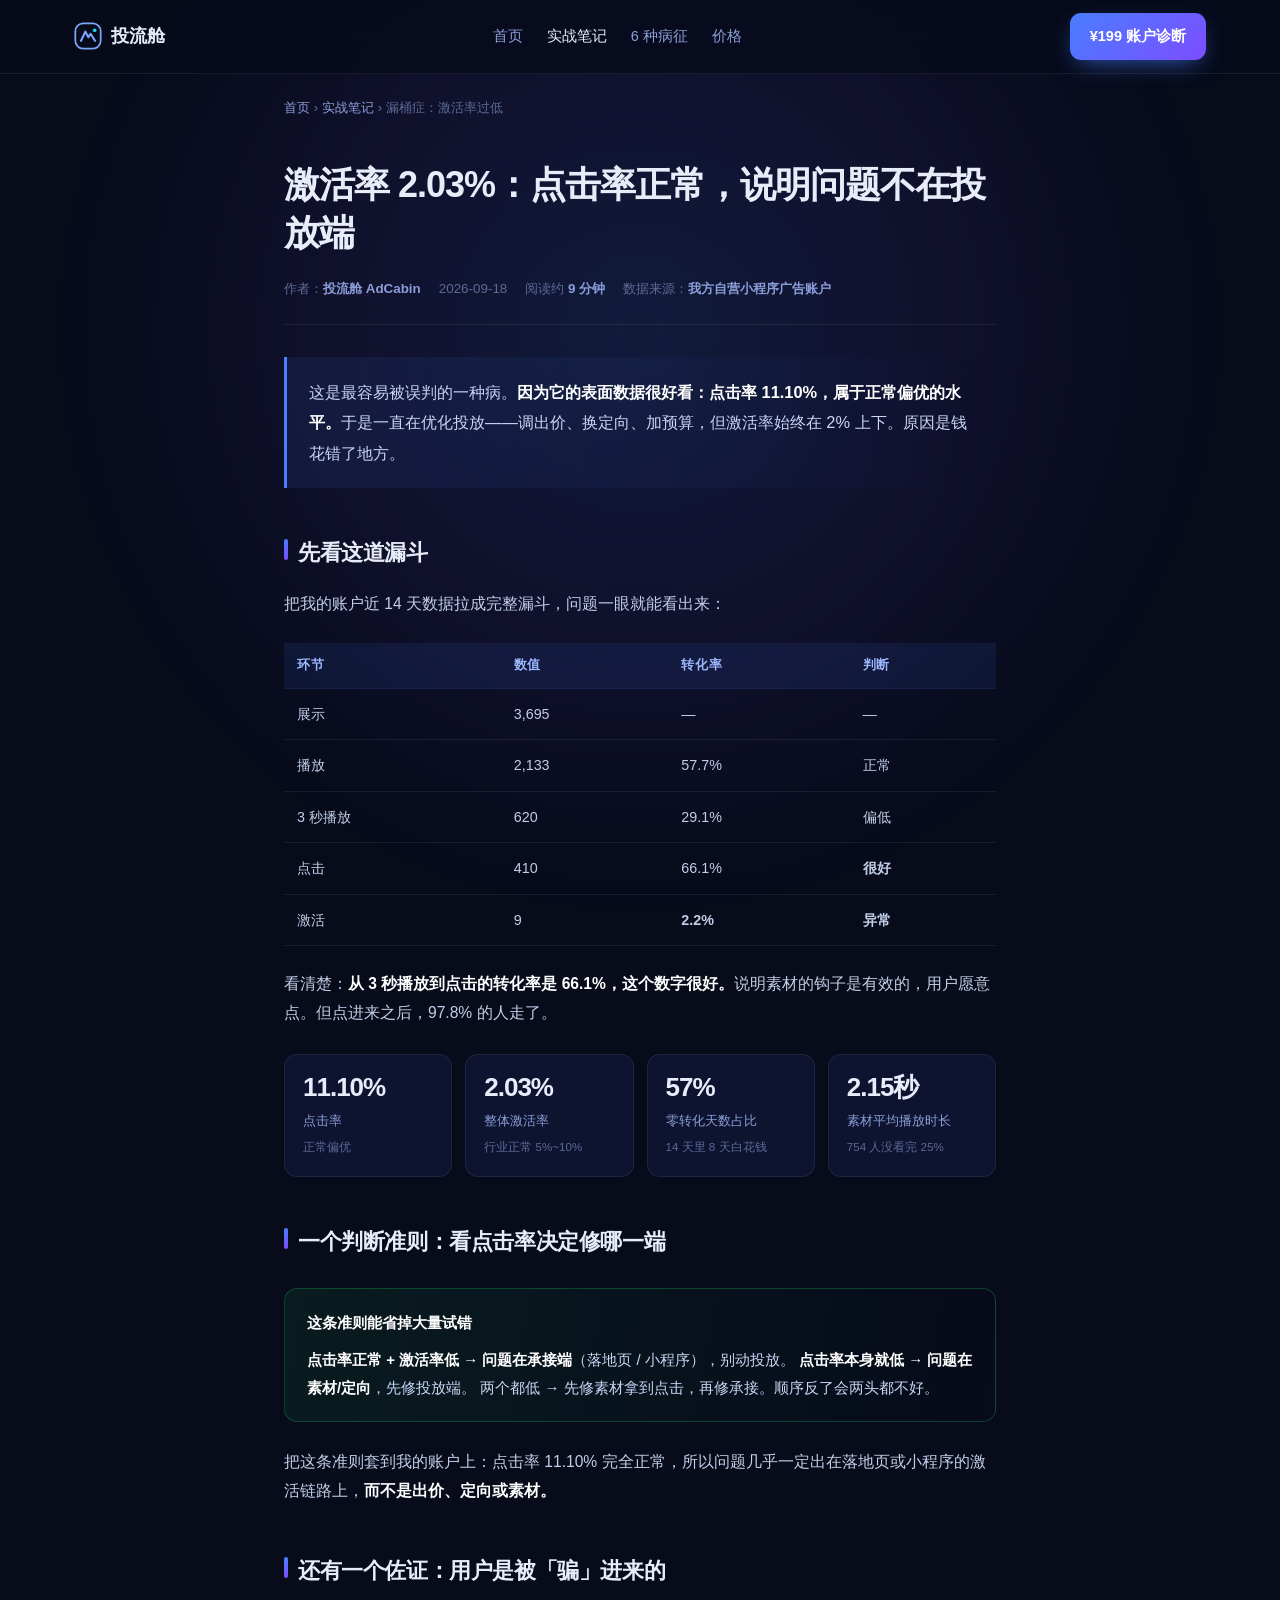
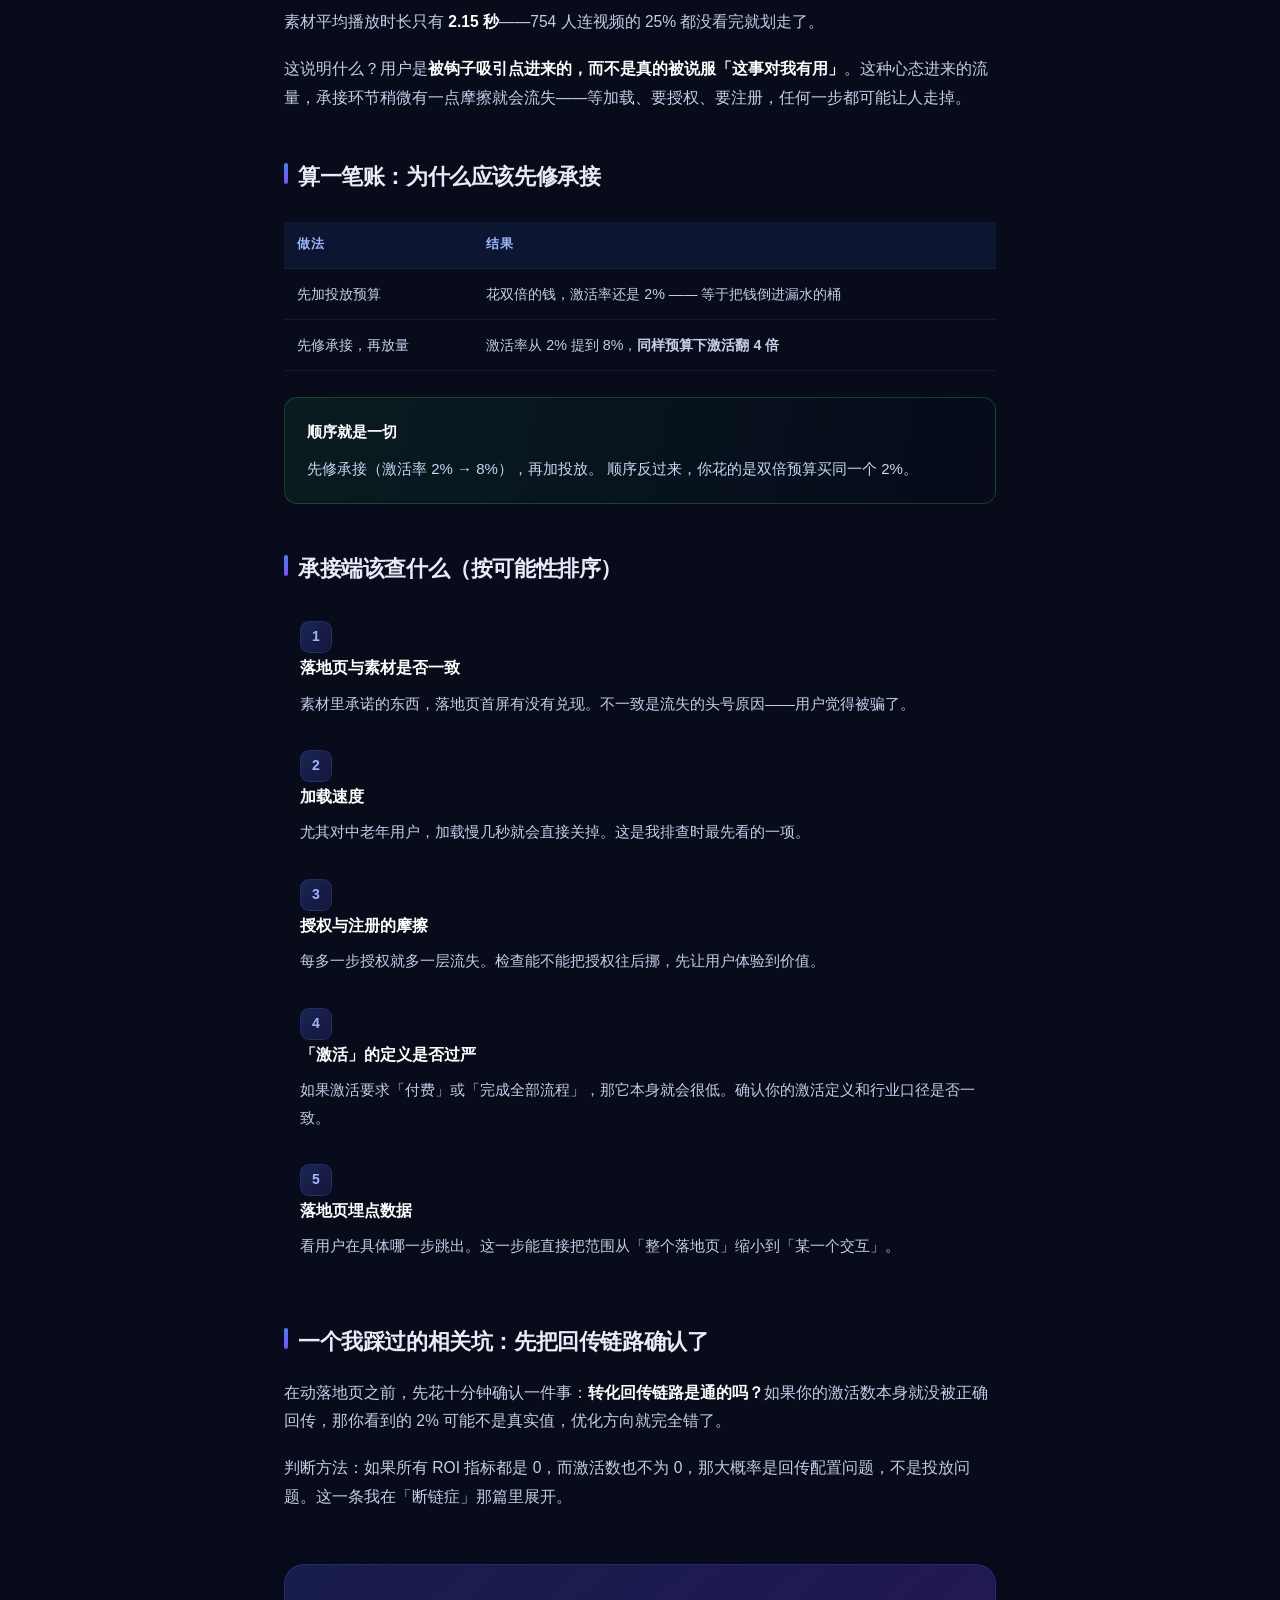
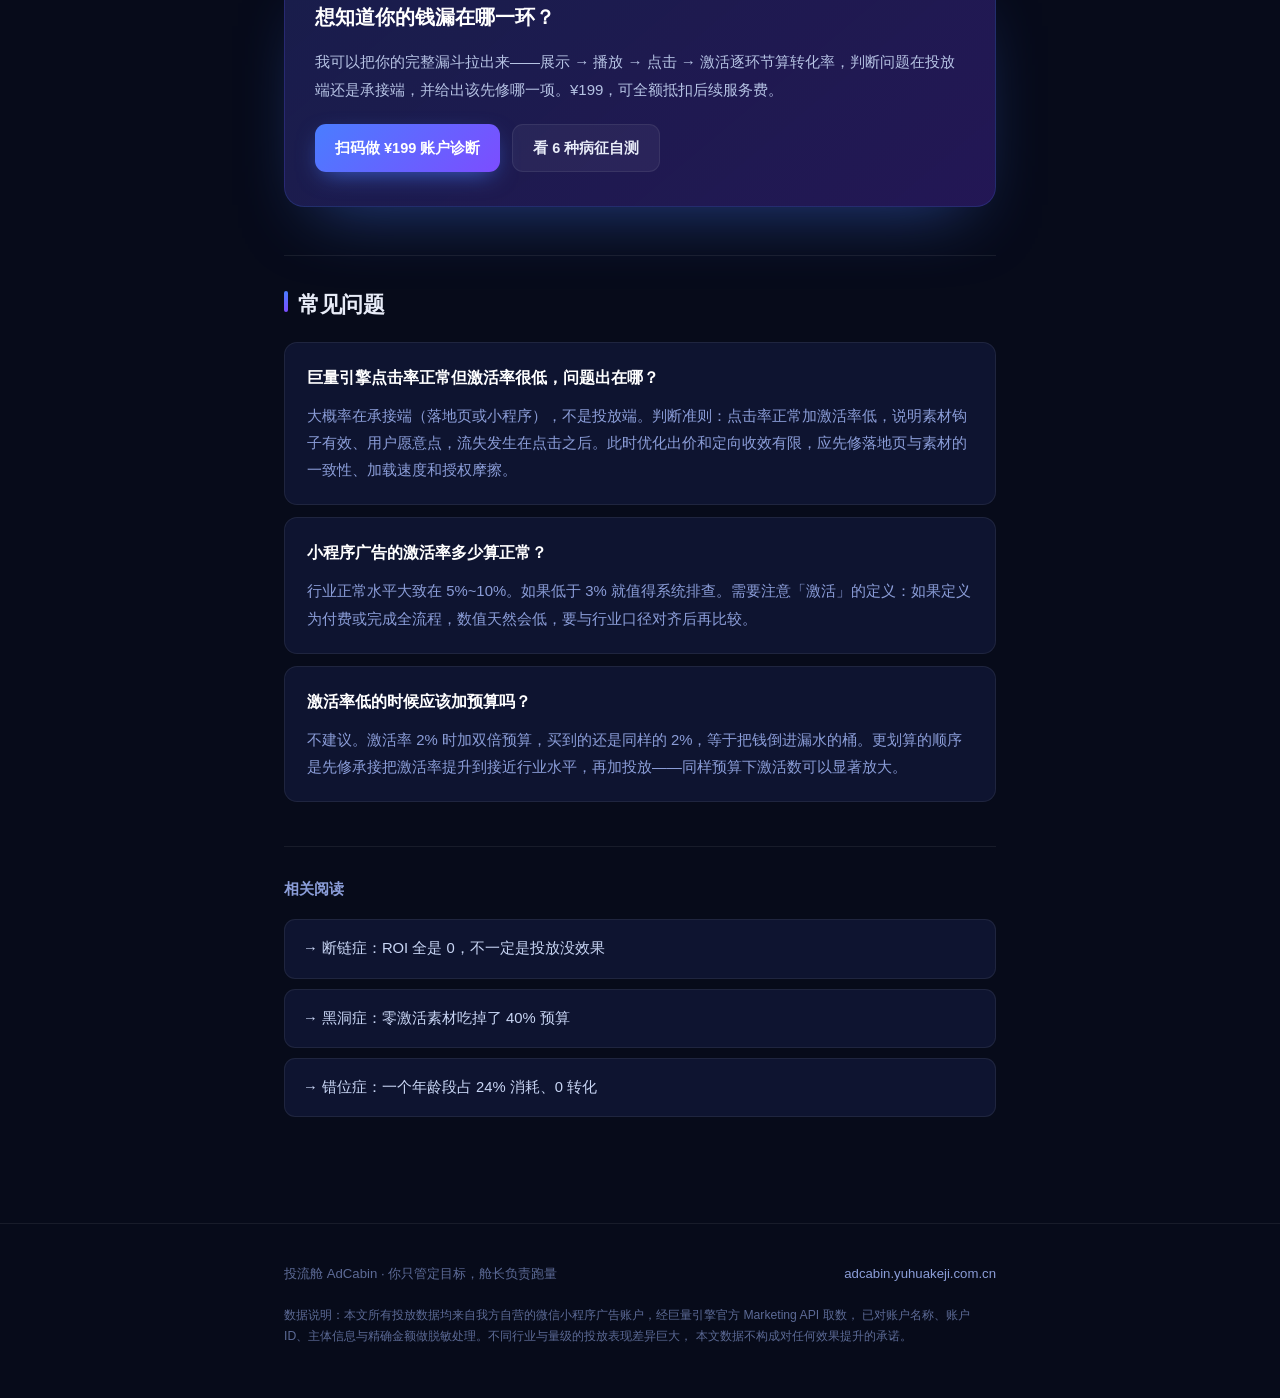
<file: blog/juliang-jihuo-lv-di.html>
<!DOCTYPE html>
<html lang="zh-CN">
<head>
<meta charset="UTF-8">
<meta name="viewport" content="width=device-width, initial-scale=1.0">
<title>巨量引擎激活率只有 2%？点击率正常说明问题不在投放｜投流舱</title>
<meta name="description" content="点击率 11.10% 属于正常水平，激活率却只有 2.03%（行业正常 5%~10%）。97.8% 的人点进来之后走了。这篇讲怎么用漏斗判断问题在投放端还是承接端，以及为什么这时候加预算等于把钱倒进漏水的桶。">
<meta name="keywords" content="巨量引擎激活率低,小程序激活率,广告点击率高转化低,落地页转化率低,巨量引擎激活成本高,小程序投放转化差,广告承接">
<meta name="author" content="投流舱 AdCabin">
<meta name="robots" content="index,follow,max-image-preview:large">
<link rel="canonical" href="https://adcabin.yuhuakeji.com.cn/blog/juliang-jihuo-lv-di.html">
<!-- GEO：显式声明同一篇内容的 Markdown 纯净版与全站 llms.txt。
     约定俗成是 AI 爬虫直接去猜 /page.html.md，显式声明比让它猜更稳。 -->
<link rel="alternate" type="text/markdown" href="juliang-jihuo-lv-di.html.md" title="本文的 Markdown 纯净版（供 AI 直接读取）">
<link rel="alternate" type="text/plain" href="/llms.txt" title="llms.txt：全站内容索引（供 AI 直接读取）">

<meta property="og:type" content="article">
<meta property="og:site_name" content="投流舱 AdCabin">
<meta property="og:title" content="激活率只有 2%？先别加预算">
<meta property="og:description" content="点击率 11.10% 正常、激活率 2.03% 异常——这道漏斗能告诉你问题在哪一端。">
<meta property="og:url" content="https://adcabin.yuhuakeji.com.cn/blog/juliang-jihuo-lv-di.html">
<meta property="og:image" content="https://adcabin.yuhuakeji.com.cn/blog/assets/og/juliang-jihuo-lv-di.png">
<meta property="og:image:width" content="1200">
<meta property="og:image:height" content="630">
<meta property="og:image:alt" content="激活率只有 2%？先别加预算">
<meta name="twitter:card" content="summary_large_image">
<meta name="twitter:image" content="https://adcabin.yuhuakeji.com.cn/blog/assets/og/juliang-jihuo-lv-di.png">
<meta name="theme-color" content="#070B1A">

<script type="application/ld+json">
{
  "@context": "https://schema.org",
  "@graph": [
    {
      "@type": "Article",
      "headline": "激活率 2.03%：点击率正常，说明问题不在投放端",
      "description": "点击率 11.10% 属于正常水平，激活率却只有 2.03%（行业正常 5%~10%）。97.8% 的人点进来之后走了。这篇讲怎么用漏斗判断问题在投放端还是承接端，以及为什么这时候加预算等于把钱倒进漏水的桶。",
      "author": {
        "@type": "Organization",
        "name": "投流舱 AdCabin",
        "url": "https://adcabin.yuhuakeji.com.cn/"
      },
      "publisher": {
        "@type": "Organization",
        "name": "投流舱 AdCabin",
        "url": "https://adcabin.yuhuakeji.com.cn/"
      },
      "datePublished": "2026-09-18",
      "dateModified": "2026-09-18",
      "inLanguage": "zh-CN",
      "mainEntityOfPage": {
        "@type": "WebPage",
        "@id": "https://adcabin.yuhuakeji.com.cn/blog/juliang-jihuo-lv-di.html"
      },
      "image": {
        "@type": "ImageObject",
        "url": "https://adcabin.yuhuakeji.com.cn/blog/assets/og/juliang-jihuo-lv-di.png",
        "width": 1200,
        "height": 630
      },
      "wordCount": 500,
      "articleSection": "实战笔记",
      "keywords": "巨量引擎激活率低,小程序激活率,广告点击率高转化低,落地页转化率低,巨量引擎激活成本高,小程序投放转化差,广告承接",
      "isAccessibleForFree": true
    },
    {
      "@type": "BreadcrumbList",
      "itemListElement": [
        {
          "@type": "ListItem",
          "position": 1,
          "name": "首页",
          "item": "https://adcabin.yuhuakeji.com.cn/"
        },
        {
          "@type": "ListItem",
          "position": 2,
          "name": "实战笔记",
          "item": "https://adcabin.yuhuakeji.com.cn/blog/"
        },
        {
          "@type": "ListItem",
          "position": 3,
          "name": "漏桶症：激活率过低"
        }
      ]
    },
    {
      "@type": "FAQPage",
      "mainEntity": [
        {
          "@type": "Question",
          "name": "巨量引擎点击率正常但激活率很低，问题出在哪？",
          "acceptedAnswer": {
            "@type": "Answer",
            "text": "大概率在承接端（落地页或小程序），不是投放端。判断准则：点击率正常加激活率低，说明素材钩子有效、用户愿意点，流失发生在点击之后。此时优化出价和定向收效有限，应先修落地页与素材的一致性、加载速度和授权摩擦。"
          }
        },
        {
          "@type": "Question",
          "name": "小程序广告的激活率多少算正常？",
          "acceptedAnswer": {
            "@type": "Answer",
            "text": "行业正常水平大致在 5%~10%。如果低于 3% 就值得系统排查。需要注意「激活」的定义：如果定义为付费或完成全流程，数值天然会低，要与行业口径对齐后再比较。"
          }
        },
        {
          "@type": "Question",
          "name": "激活率低的时候应该加预算吗？",
          "acceptedAnswer": {
            "@type": "Answer",
            "text": "不建议。激活率 2% 时加双倍预算，买到的还是同样的 2%，等于把钱倒进漏水的桶。更划算的顺序是先修承接把激活率提升到接近行业水平，再加投放——同样预算下激活数可以显著放大。"
          }
        }
      ]
    }
  ]
}
</script>

<link rel="stylesheet" href="assets/article.css">
</head>
<body>
<div class="bg-fx"></div>
<div class="wrap">

<nav>
  <div class="nav-in">
    <a href="../" class="logo">
      <svg viewBox="0 0 32 32" fill="none">
        <defs><linearGradient id="lg" x1="0" y1="0" x2="32" y2="32">
          <stop stop-color="#7EA6FF"/><stop offset=".55" stop-color="#4A7DFF"/><stop offset="1" stop-color="#A78BFA"/>
        </linearGradient></defs>
        <rect x="1.5" y="1.5" width="29" height="29" rx="9" stroke="url(#lg)" stroke-width="2"/>
        <path d="M8 21.5 13 11l3.4 6.4L19 13.5l5 8" stroke="url(#lg)" stroke-width="2.4" stroke-linecap="round" stroke-linejoin="round"/>
        <circle cx="23.6" cy="9.4" r="2.1" fill="#22D3EE"/>
      </svg>
      投流舱
    </a>
    <div class="nav-links">
      <a href="../">首页</a>
      <a href="./" class="on">实战笔记</a>
      <a href="../#symptoms">6 种病征</a>
      <a href="../#price">价格</a>
    </div>
    <a href="../#cta" class="btn btn-primary">¥199 账户诊断</a>
  </div>
</nav>

<div class="crumb">
  <a href="../">首页</a> › <a href="./">实战笔记</a> › 漏桶症：激活率过低
</div>

<article>
  <h1>激活率 2.03%：点击率正常，说明问题不在投放端</h1>

  <div class="meta">
    <span>作者：<b>投流舱 AdCabin</b></span>
    <span>2026-09-18</span>
    <span>阅读约 <b>9 分钟</b></span>
    <span>数据来源：<b>我方自营小程序广告账户</b></span>
  </div>

  <div class="lede">这是最容易被误判的一种病。<strong>因为它的表面数据很好看：点击率 11.10%，属于正常偏优的水平。</strong>于是一直在优化投放——调出价、换定向、加预算，但激活率始终在 2% 上下。原因是钱花错了地方。</div>

  <h2 id="funnel">先看这道漏斗</h2>

  <p>把我的账户近 14 天数据拉成完整漏斗，问题一眼就能看出来：</p>

  <table>
    <tr><th>环节</th><th>数值</th><th>转化率</th><th>判断</th></tr>
    <tr><td>展示</td><td>3,695</td><td>—</td><td>—</td></tr>
    <tr><td>播放</td><td>2,133</td><td>57.7%</td><td>正常</td></tr>
    <tr><td>3 秒播放</td><td>620</td><td>29.1%</td><td>偏低</td></tr>
    <tr><td>点击</td><td>410</td><td>66.1%</td><td><b>很好</b></td></tr>
    <tr><td>激活</td><td>9</td><td><b>2.2%</b></td><td><b>异常</b></td></tr>
  </table>

  <p>看清楚：<strong>从 3 秒播放到点击的转化率是 66.1%，这个数字很好。</strong>说明素材的钩子是有效的，用户愿意点。但点进来之后，97.8% 的人走了。</p>

  <div class="stats">
    <div class="stat"><div class="v green">11.10%</div><div class="l">点击率</div><div class="x">正常偏优</div></div>
    <div class="stat"><div class="v red">2.03%</div><div class="l">整体激活率</div><div class="x">行业正常 5%~10%</div></div>
    <div class="stat"><div class="v red">57%</div><div class="l">零转化天数占比</div><div class="x">14 天里 8 天白花钱</div></div>
    <div class="stat"><div class="v amber">2.15秒</div><div class="l">素材平均播放时长</div><div class="x">754 人没看完 25%</div></div>
  </div>

  <h2 id="rule">一个判断准则：看点击率决定修哪一端</h2>

  <div class="box key">
    <span class="t">这条准则能省掉大量试错</span>
    <b>点击率正常 + 激活率低 → 问题在承接端</b>（落地页 / 小程序），别动投放。
    <b>点击率本身就低 → 问题在素材/定向</b>，先修投放端。
    两个都低 → 先修素材拿到点击，再修承接。顺序反了会两头都不好。
  </div>

  <p>把这条准则套到我的账户上：点击率 11.10% 完全正常，所以问题几乎一定出在落地页或小程序的激活链路上，<strong>而不是出价、定向或素材。</strong></p>

  <h2 id="evidence">还有一个佐证：用户是被「骗」进来的</h2>

  <p>素材平均播放时长只有 <strong>2.15 秒</strong>——754 人连视频的 25% 都没看完就划走了。</p>

  <p>这说明什么？用户是<strong>被钩子吸引点进来的，而不是真的被说服「这事对我有用」</strong>。这种心态进来的流量，承接环节稍微有一点摩擦就会流失——等加载、要授权、要注册，任何一步都可能让人走掉。</p>

  <h2 id="math">算一笔账：为什么应该先修承接</h2>

  <table>
    <tr><th>做法</th><th>结果</th></tr>
    <tr><td>先加投放预算</td><td>花双倍的钱，激活率还是 2% —— 等于把钱倒进漏水的桶</td></tr>
    <tr><td>先修承接，再放量</td><td>激活率从 2% 提到 8%，<b>同样预算下激活翻 4 倍</b></td></tr>
  </table>

  <div class="box key">
    <span class="t">顺序就是一切</span>
    先修承接（激活率 2% → 8%），再加投放。
    顺序反过来，你花的是双倍预算买同一个 2%。
  </div>

  <h2 id="checklist">承接端该查什么（按可能性排序）</h2>

  <div class="step"><div class="n">1</div><div class="c"><h4>落地页与素材是否一致</h4><p>素材里承诺的东西，落地页首屏有没有兑现。不一致是流失的头号原因——用户觉得被骗了。</p></div></div>

  <div class="step"><div class="n">2</div><div class="c"><h4>加载速度</h4><p>尤其对中老年用户，加载慢几秒就会直接关掉。这是我排查时最先看的一项。</p></div></div>

  <div class="step"><div class="n">3</div><div class="c"><h4>授权与注册的摩擦</h4><p>每多一步授权就多一层流失。检查能不能把授权往后挪，先让用户体验到价值。</p></div></div>

  <div class="step"><div class="n">4</div><div class="c"><h4>「激活」的定义是否过严</h4><p>如果激活要求「付费」或「完成全部流程」，那它本身就会很低。确认你的激活定义和行业口径是否一致。</p></div></div>

  <div class="step"><div class="n">5</div><div class="c"><h4>落地页埋点数据</h4><p>看用户在具体哪一步跳出。这一步能直接把范围从「整个落地页」缩小到「某一个交互」。</p></div></div>

  <h2 id="trap">一个我踩过的相关坑：先把回传链路确认了</h2>

  <p>在动落地页之前，先花十分钟确认一件事：<strong>转化回传链路是通的吗？</strong>如果你的激活数本身就没被正确回传，那你看到的 2% 可能不是真实值，优化方向就完全错了。</p>

  <p>判断方法：如果所有 ROI 指标都是 0，而激活数也不为 0，那大概率是回传配置问题，不是投放问题。这一条我在「断链症」那篇里展开。</p>

  <div class="cta">
    <h3>想知道你的钱漏在哪一环？</h3>
    <p>我可以把你的完整漏斗拉出来——展示 → 播放 → 点击 → 激活逐环节算转化率，判断问题在投放端还是承接端，并给出该先修哪一项。¥199，可全额抵扣后续服务费。</p>
    <div class="row">
      <a href="../#cta" class="btn btn-primary">扫码做 ¥199 账户诊断</a>
      <a href="../#symptoms" class="btn btn-ghost">看 6 种病征自测</a>
    </div>
  </div>

  <section class="faq">
    <h2 id="faq">常见问题</h2>
  <div class="qa">
    <h3>巨量引擎点击率正常但激活率很低，问题出在哪？</h3>
    <p>大概率在承接端（落地页或小程序），不是投放端。判断准则：点击率正常加激活率低，说明素材钩子有效、用户愿意点，流失发生在点击之后。此时优化出价和定向收效有限，应先修落地页与素材的一致性、加载速度和授权摩擦。</p>
  </div>
  <div class="qa">
    <h3>小程序广告的激活率多少算正常？</h3>
    <p>行业正常水平大致在 5%~10%。如果低于 3% 就值得系统排查。需要注意「激活」的定义：如果定义为付费或完成全流程，数值天然会低，要与行业口径对齐后再比较。</p>
  </div>
  <div class="qa">
    <h3>激活率低的时候应该加预算吗？</h3>
    <p>不建议。激活率 2% 时加双倍预算，买到的还是同样的 2%，等于把钱倒进漏水的桶。更划算的顺序是先修承接把激活率提升到接近行业水平，再加投放——同样预算下激活数可以显著放大。</p>
  </div>
  </section>

  <div class="related">
    <h3>相关阅读</h3>
    <a href="juliang-roi-wei-0.html">→ 断链症：ROI 全是 0，不一定是投放没效果</a>
    <a href="juliang-sucai-lingjihuo.html">→ 黑洞症：零激活素材吃掉了 40% 预算</a>
    <a href="juliang-renqun-cuoqei.html">→ 错位症：一个年龄段占 24% 消耗、0 转化</a>
  </div>
</article>

<footer>
  <div class="foot-in">
    <div>投流舱 AdCabin · 你只管定目标，舱长负责跑量</div>
    <div><a href="https://adcabin.yuhuakeji.com.cn/">adcabin.yuhuakeji.com.cn</a></div>
  </div>
  <p class="foot-note">
    数据说明：本文所有投放数据均来自我方自营的微信小程序广告账户，经巨量引擎官方 Marketing API 取数，
    已对账户名称、账户 ID、主体信息与精确金额做脱敏处理。不同行业与量级的投放表现差异巨大，
    本文数据不构成对任何效果提升的承诺。
  </p>
</footer>

</div>
</body>
</html>
</file>
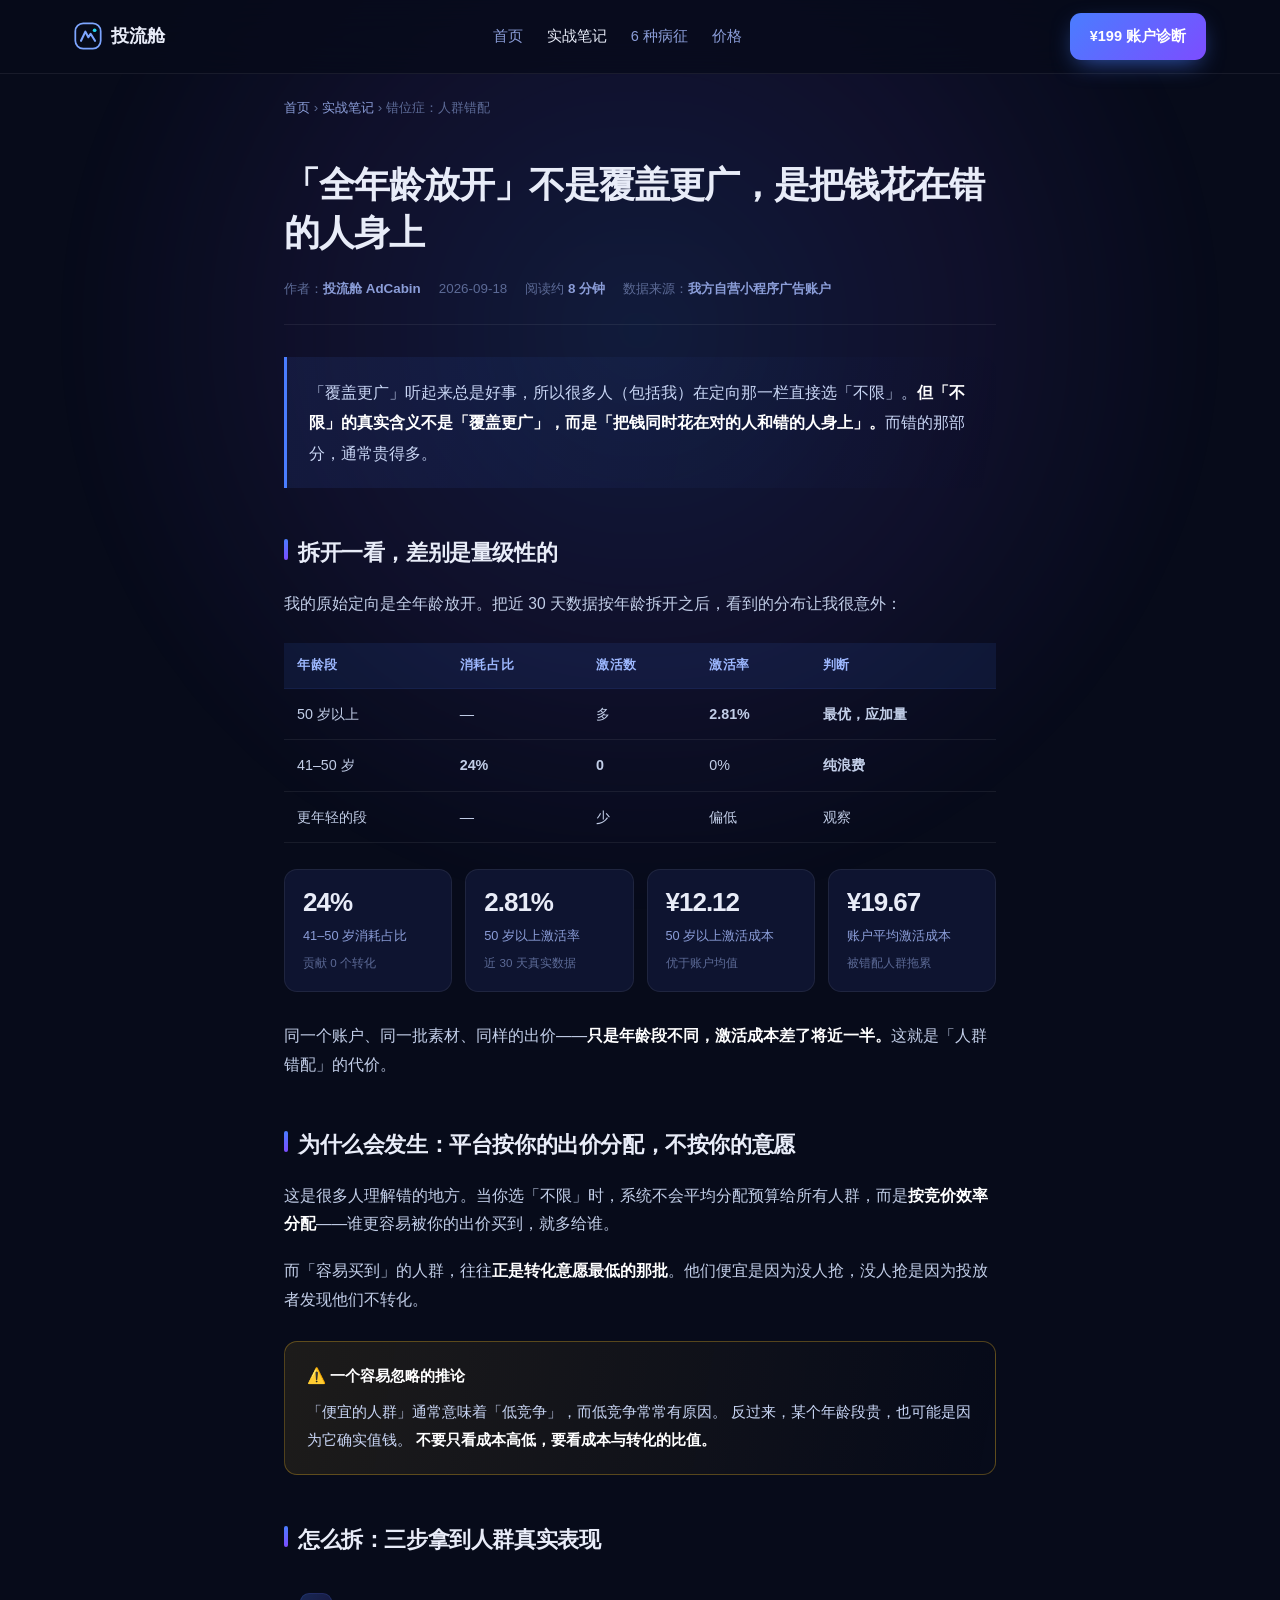
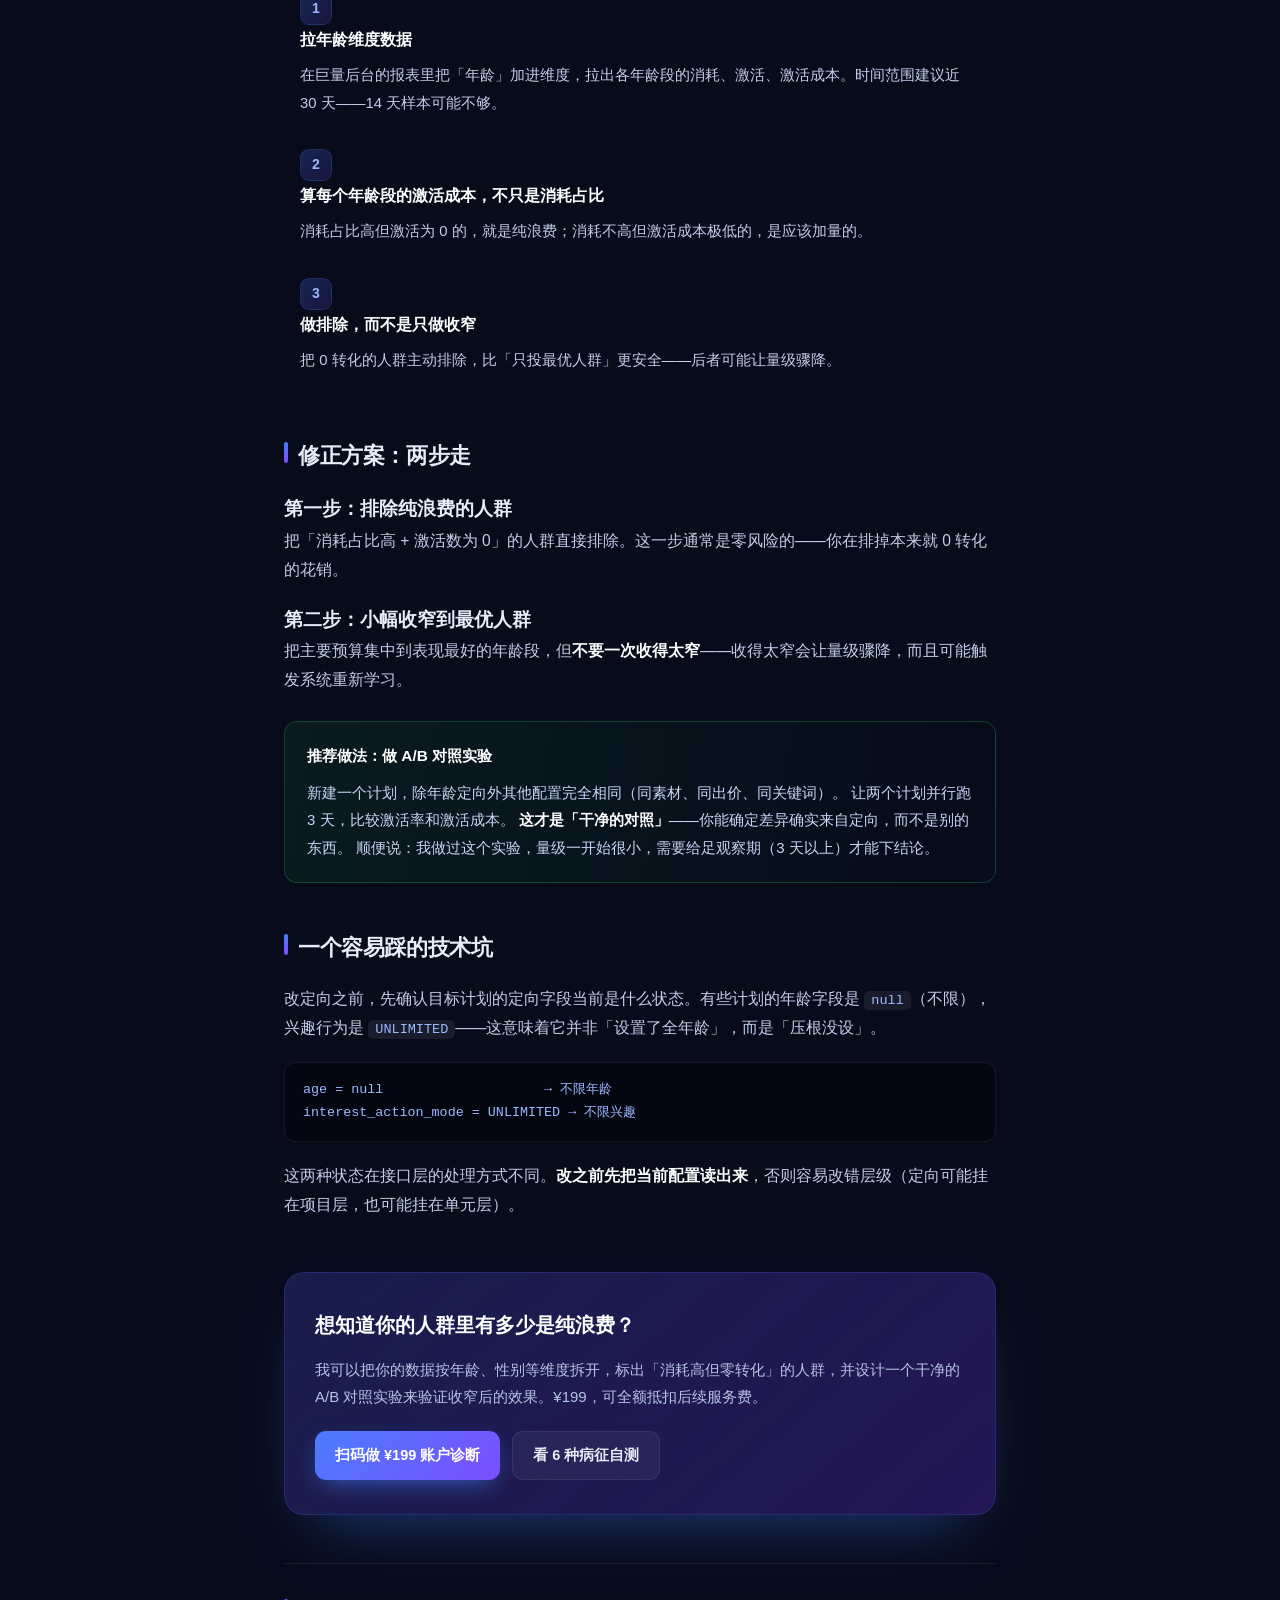
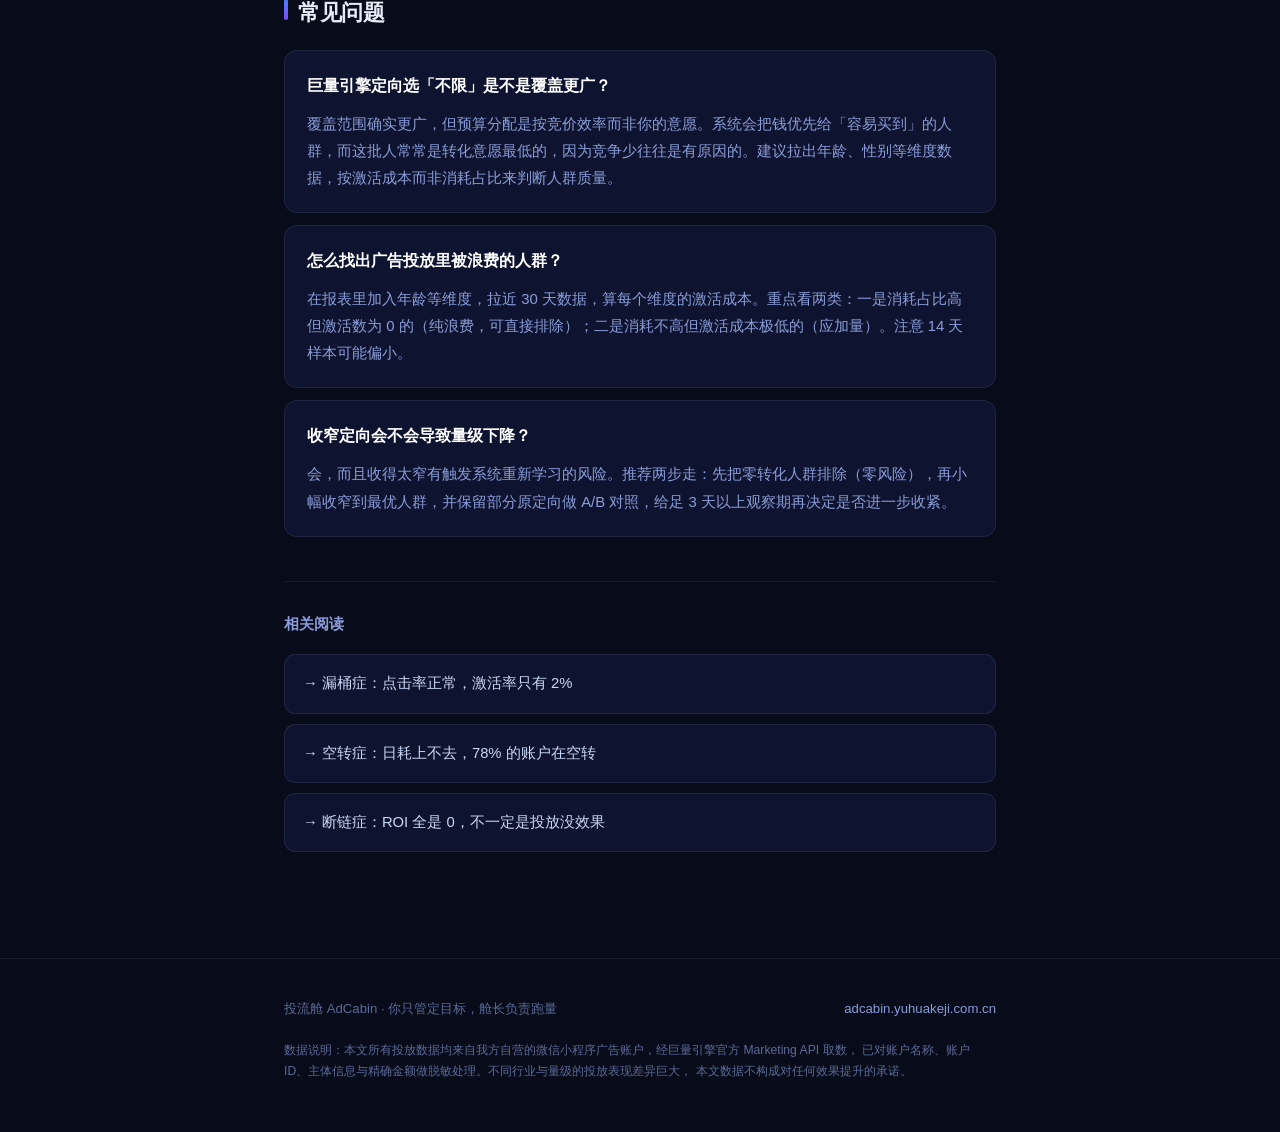
<file: blog/juliang-renqun-cuoqei.html>
<!DOCTYPE html>
<html lang="zh-CN">
<head>
<meta charset="UTF-8">
<meta name="viewport" content="width=device-width, initial-scale=1.0">
<title>巨量引擎定向优化：一个年龄段占 24% 消耗、0 转化｜投流舱</title>
<meta name="description" content="41–50 岁人群占了我 24% 的消耗、贡献 0 个转化；50 岁以上激活率 2.81%、成本 ¥12.12，明显优于账户均值 ¥19.67。这篇讲怎么拆人群数据找出错配，以及为什么「全年龄放开」是陷阱。">
<meta name="keywords" content="巨量引擎定向优化,广告人群不精准,全年龄投放,巨量引擎人群定向,广告投放人群错配,巨量引擎年龄定向,广告受众优化">
<meta name="author" content="投流舱 AdCabin">
<meta name="robots" content="index,follow,max-image-preview:large">
<link rel="canonical" href="https://adcabin.yuhuakeji.com.cn/blog/juliang-renqun-cuoqei.html">
<!-- GEO：显式声明同一篇内容的 Markdown 纯净版与全站 llms.txt。
     约定俗成是 AI 爬虫直接去猜 /page.html.md，显式声明比让它猜更稳。 -->
<link rel="alternate" type="text/markdown" href="juliang-renqun-cuoqei.html.md" title="本文的 Markdown 纯净版（供 AI 直接读取）">
<link rel="alternate" type="text/plain" href="/llms.txt" title="llms.txt：全站内容索引（供 AI 直接读取）">

<meta property="og:type" content="article">
<meta property="og:site_name" content="投流舱 AdCabin">
<meta property="og:title" content="「全年龄放开」是把钱花在错的人身上">
<meta property="og:description" content="一个年龄段占 24% 消耗、0 转化。拆开人群数据才知道钱漏在哪。">
<meta property="og:url" content="https://adcabin.yuhuakeji.com.cn/blog/juliang-renqun-cuoqei.html">
<meta property="og:image" content="https://adcabin.yuhuakeji.com.cn/blog/assets/og/juliang-renqun-cuoqei.png">
<meta property="og:image:width" content="1200">
<meta property="og:image:height" content="630">
<meta property="og:image:alt" content="「全年龄放开」是把钱花在错的人身上">
<meta name="twitter:card" content="summary_large_image">
<meta name="twitter:image" content="https://adcabin.yuhuakeji.com.cn/blog/assets/og/juliang-renqun-cuoqei.png">
<meta name="theme-color" content="#070B1A">

<script type="application/ld+json">
{
  "@context": "https://schema.org",
  "@graph": [
    {
      "@type": "Article",
      "headline": "「全年龄放开」不是覆盖更广，是把钱花在错的人身上",
      "description": "41–50 岁人群占了我 24% 的消耗、贡献 0 个转化；50 岁以上激活率 2.81%、成本 ¥12.12，明显优于账户均值 ¥19.67。这篇讲怎么拆人群数据找出错配，以及为什么「全年龄放开」是陷阱。",
      "author": {
        "@type": "Organization",
        "name": "投流舱 AdCabin",
        "url": "https://adcabin.yuhuakeji.com.cn/"
      },
      "publisher": {
        "@type": "Organization",
        "name": "投流舱 AdCabin",
        "url": "https://adcabin.yuhuakeji.com.cn/"
      },
      "datePublished": "2026-09-18",
      "dateModified": "2026-09-18",
      "inLanguage": "zh-CN",
      "mainEntityOfPage": {
        "@type": "WebPage",
        "@id": "https://adcabin.yuhuakeji.com.cn/blog/juliang-renqun-cuoqei.html"
      },
      "image": {
        "@type": "ImageObject",
        "url": "https://adcabin.yuhuakeji.com.cn/blog/assets/og/juliang-renqun-cuoqei.png",
        "width": 1200,
        "height": 630
      },
      "wordCount": 539,
      "articleSection": "实战笔记",
      "keywords": "巨量引擎定向优化,广告人群不精准,全年龄投放,巨量引擎人群定向,广告投放人群错配,巨量引擎年龄定向,广告受众优化",
      "isAccessibleForFree": true
    },
    {
      "@type": "BreadcrumbList",
      "itemListElement": [
        {
          "@type": "ListItem",
          "position": 1,
          "name": "首页",
          "item": "https://adcabin.yuhuakeji.com.cn/"
        },
        {
          "@type": "ListItem",
          "position": 2,
          "name": "实战笔记",
          "item": "https://adcabin.yuhuakeji.com.cn/blog/"
        },
        {
          "@type": "ListItem",
          "position": 3,
          "name": "错位症：人群错配"
        }
      ]
    },
    {
      "@type": "FAQPage",
      "mainEntity": [
        {
          "@type": "Question",
          "name": "巨量引擎定向选「不限」是不是覆盖更广？",
          "acceptedAnswer": {
            "@type": "Answer",
            "text": "覆盖范围确实更广，但预算分配是按竞价效率而非你的意愿。系统会把钱优先给「容易买到」的人群，而这批人常常是转化意愿最低的，因为竞争少往往是有原因的。建议拉出年龄、性别等维度数据，按激活成本而非消耗占比来判断人群质量。"
          }
        },
        {
          "@type": "Question",
          "name": "怎么找出广告投放里被浪费的人群？",
          "acceptedAnswer": {
            "@type": "Answer",
            "text": "在报表里加入年龄等维度，拉近 30 天数据，算每个维度的激活成本。重点看两类：一是消耗占比高但激活数为 0 的（纯浪费，可直接排除）；二是消耗不高但激活成本极低的（应加量）。注意 14 天样本可能偏小。"
          }
        },
        {
          "@type": "Question",
          "name": "收窄定向会不会导致量级下降？",
          "acceptedAnswer": {
            "@type": "Answer",
            "text": "会，而且收得太窄有触发系统重新学习的风险。推荐两步走：先把零转化人群排除（零风险），再小幅收窄到最优人群，并保留部分原定向做 A/B 对照，给足 3 天以上观察期再决定是否进一步收紧。"
          }
        }
      ]
    }
  ]
}
</script>

<link rel="stylesheet" href="assets/article.css">
</head>
<body>
<div class="bg-fx"></div>
<div class="wrap">

<nav>
  <div class="nav-in">
    <a href="../" class="logo">
      <svg viewBox="0 0 32 32" fill="none">
        <defs><linearGradient id="lg" x1="0" y1="0" x2="32" y2="32">
          <stop stop-color="#7EA6FF"/><stop offset=".55" stop-color="#4A7DFF"/><stop offset="1" stop-color="#A78BFA"/>
        </linearGradient></defs>
        <rect x="1.5" y="1.5" width="29" height="29" rx="9" stroke="url(#lg)" stroke-width="2"/>
        <path d="M8 21.5 13 11l3.4 6.4L19 13.5l5 8" stroke="url(#lg)" stroke-width="2.4" stroke-linecap="round" stroke-linejoin="round"/>
        <circle cx="23.6" cy="9.4" r="2.1" fill="#22D3EE"/>
      </svg>
      投流舱
    </a>
    <div class="nav-links">
      <a href="../">首页</a>
      <a href="./" class="on">实战笔记</a>
      <a href="../#symptoms">6 种病征</a>
      <a href="../#price">价格</a>
    </div>
    <a href="../#cta" class="btn btn-primary">¥199 账户诊断</a>
  </div>
</nav>

<div class="crumb">
  <a href="../">首页</a> › <a href="./">实战笔记</a> › 错位症：人群错配
</div>

<article>
  <h1>「全年龄放开」不是覆盖更广，是把钱花在错的人身上</h1>

  <div class="meta">
    <span>作者：<b>投流舱 AdCabin</b></span>
    <span>2026-09-18</span>
    <span>阅读约 <b>8 分钟</b></span>
    <span>数据来源：<b>我方自营小程序广告账户</b></span>
  </div>

  <div class="lede">「覆盖更广」听起来总是好事，所以很多人（包括我）在定向那一栏直接选「不限」。<strong>但「不限」的真实含义不是「覆盖更广」，而是「把钱同时花在对的人和错的人身上」。</strong>而错的那部分，通常贵得多。</div>

  <h2 id="gap">拆开一看，差别是量级性的</h2>

  <p>我的原始定向是全年龄放开。把近 30 天数据按年龄拆开之后，看到的分布让我很意外：</p>

  <table>
    <tr><th>年龄段</th><th>消耗占比</th><th>激活数</th><th>激活率</th><th>判断</th></tr>
    <tr><td>50 岁以上</td><td>—</td><td>多</td><td><b>2.81%</b></td><td><b>最优，应加量</b></td></tr>
    <tr><td>41–50 岁</td><td><b>24%</b></td><td><b>0</b></td><td>0%</td><td><b>纯浪费</b></td></tr>
    <tr><td>更年轻的段</td><td>—</td><td>少</td><td>偏低</td><td>观察</td></tr>
  </table>

  <div class="stats">
    <div class="stat"><div class="v red">24%</div><div class="l">41–50 岁消耗占比</div><div class="x">贡献 0 个转化</div></div>
    <div class="stat"><div class="v green">2.81%</div><div class="l">50 岁以上激活率</div><div class="x">近 30 天真实数据</div></div>
    <div class="stat"><div class="v green">¥12.12</div><div class="l">50 岁以上激活成本</div><div class="x">优于账户均值</div></div>
    <div class="stat"><div class="v amber">¥19.67</div><div class="l">账户平均激活成本</div><div class="x">被错配人群拖累</div></div>
  </div>

  <p>同一个账户、同一批素材、同样的出价——<strong>只是年龄段不同，激活成本差了将近一半。</strong>这就是「人群错配」的代价。</p>

  <h2 id="why">为什么会发生：平台按你的出价分配，不按你的意愿</h2>

  <p>这是很多人理解错的地方。当你选「不限」时，系统不会平均分配预算给所有人群，而是<strong>按竞价效率分配</strong>——谁更容易被你的出价买到，就多给谁。</p>

  <p>而「容易买到」的人群，往往<strong>正是转化意愿最低的那批</strong>。他们便宜是因为没人抢，没人抢是因为投放者发现他们不转化。</p>

  <div class="box warn">
    <span class="t">⚠️ 一个容易忽略的推论</span>
    「便宜的人群」通常意味着「低竞争」，而低竞争常常有原因。
    反过来，某个年龄段贵，也可能是因为它确实值钱。
    <b>不要只看成本高低，要看成本与转化的比值。</b>
  </div>

  <h2 id="howto">怎么拆：三步拿到人群真实表现</h2>

  <div class="step"><div class="n">1</div><div class="c"><h4>拉年龄维度数据</h4><p>在巨量后台的报表里把「年龄」加进维度，拉出各年龄段的消耗、激活、激活成本。时间范围建议近 30 天——14 天样本可能不够。</p></div></div>

  <div class="step"><div class="n">2</div><div class="c"><h4>算每个年龄段的激活成本，不只是消耗占比</h4><p>消耗占比高但激活为 0 的，就是纯浪费；消耗不高但激活成本极低的，是应该加量的。</p></div></div>

  <div class="step"><div class="n">3</div><div class="c"><h4>做排除，而不是只做收窄</h4><p>把 0 转化的人群主动排除，比「只投最优人群」更安全——后者可能让量级骤降。</p></div></div>

  <h2 id="fix">修正方案：两步走</h2>

  <h3>第一步：排除纯浪费的人群</h3>

  <p>把「消耗占比高 + 激活数为 0」的人群直接排除。这一步通常是零风险的——你在排掉本来就 0 转化的花销。</p>

  <h3>第二步：小幅收窄到最优人群</h3>

  <p>把主要预算集中到表现最好的年龄段，但<strong>不要一次收得太窄</strong>——收得太窄会让量级骤降，而且可能触发系统重新学习。</p>

  <div class="box key">
    <span class="t">推荐做法：做 A/B 对照实验</span>
    新建一个计划，除年龄定向外其他配置完全相同（同素材、同出价、同关键词）。
    让两个计划并行跑 3 天，比较激活率和激活成本。
    <b>这才是「干净的对照」</b>——你能确定差异确实来自定向，而不是别的东西。
    顺便说：我做过这个实验，量级一开始很小，需要给足观察期（3 天以上）才能下结论。
  </div>

  <h2 id="trap">一个容易踩的技术坑</h2>

  <p>改定向之前，先确认目标计划的定向字段当前是什么状态。有些计划的年龄字段是 <code>null</code>（不限），兴趣行为是 <code>UNLIMITED</code>——这意味着它并非「设置了全年龄」，而是「压根没设」。</p>

  <pre><code>age = null                    → 不限年龄
interest_action_mode = UNLIMITED → 不限兴趣</code></pre>

  <p>这两种状态在接口层的处理方式不同。<strong>改之前先把当前配置读出来</strong>，否则容易改错层级（定向可能挂在项目层，也可能挂在单元层）。</p>

  <div class="cta">
    <h3>想知道你的人群里有多少是纯浪费？</h3>
    <p>我可以把你的数据按年龄、性别等维度拆开，标出「消耗高但零转化」的人群，并设计一个干净的 A/B 对照实验来验证收窄后的效果。¥199，可全额抵扣后续服务费。</p>
    <div class="row">
      <a href="../#cta" class="btn btn-primary">扫码做 ¥199 账户诊断</a>
      <a href="../#symptoms" class="btn btn-ghost">看 6 种病征自测</a>
    </div>
  </div>

  <section class="faq">
    <h2 id="faq">常见问题</h2>
  <div class="qa">
    <h3>巨量引擎定向选「不限」是不是覆盖更广？</h3>
    <p>覆盖范围确实更广，但预算分配是按竞价效率而非你的意愿。系统会把钱优先给「容易买到」的人群，而这批人常常是转化意愿最低的，因为竞争少往往是有原因的。建议拉出年龄、性别等维度数据，按激活成本而非消耗占比来判断人群质量。</p>
  </div>
  <div class="qa">
    <h3>怎么找出广告投放里被浪费的人群？</h3>
    <p>在报表里加入年龄等维度，拉近 30 天数据，算每个维度的激活成本。重点看两类：一是消耗占比高但激活数为 0 的（纯浪费，可直接排除）；二是消耗不高但激活成本极低的（应加量）。注意 14 天样本可能偏小。</p>
  </div>
  <div class="qa">
    <h3>收窄定向会不会导致量级下降？</h3>
    <p>会，而且收得太窄有触发系统重新学习的风险。推荐两步走：先把零转化人群排除（零风险），再小幅收窄到最优人群，并保留部分原定向做 A/B 对照，给足 3 天以上观察期再决定是否进一步收紧。</p>
  </div>
  </section>

  <div class="related">
    <h3>相关阅读</h3>
    <a href="juliang-jihuo-lv-di.html">→ 漏桶症：点击率正常，激活率只有 2%</a>
    <a href="juliang-rihao-shangbuqu.html">→ 空转症：日耗上不去，78% 的账户在空转</a>
    <a href="juliang-roi-wei-0.html">→ 断链症：ROI 全是 0，不一定是投放没效果</a>
  </div>
</article>

<footer>
  <div class="foot-in">
    <div>投流舱 AdCabin · 你只管定目标，舱长负责跑量</div>
    <div><a href="https://adcabin.yuhuakeji.com.cn/">adcabin.yuhuakeji.com.cn</a></div>
  </div>
  <p class="foot-note">
    数据说明：本文所有投放数据均来自我方自营的微信小程序广告账户，经巨量引擎官方 Marketing API 取数，
    已对账户名称、账户 ID、主体信息与精确金额做脱敏处理。不同行业与量级的投放表现差异巨大，
    本文数据不构成对任何效果提升的承诺。
  </p>
</footer>

</div>
</body>
</html>
</file>
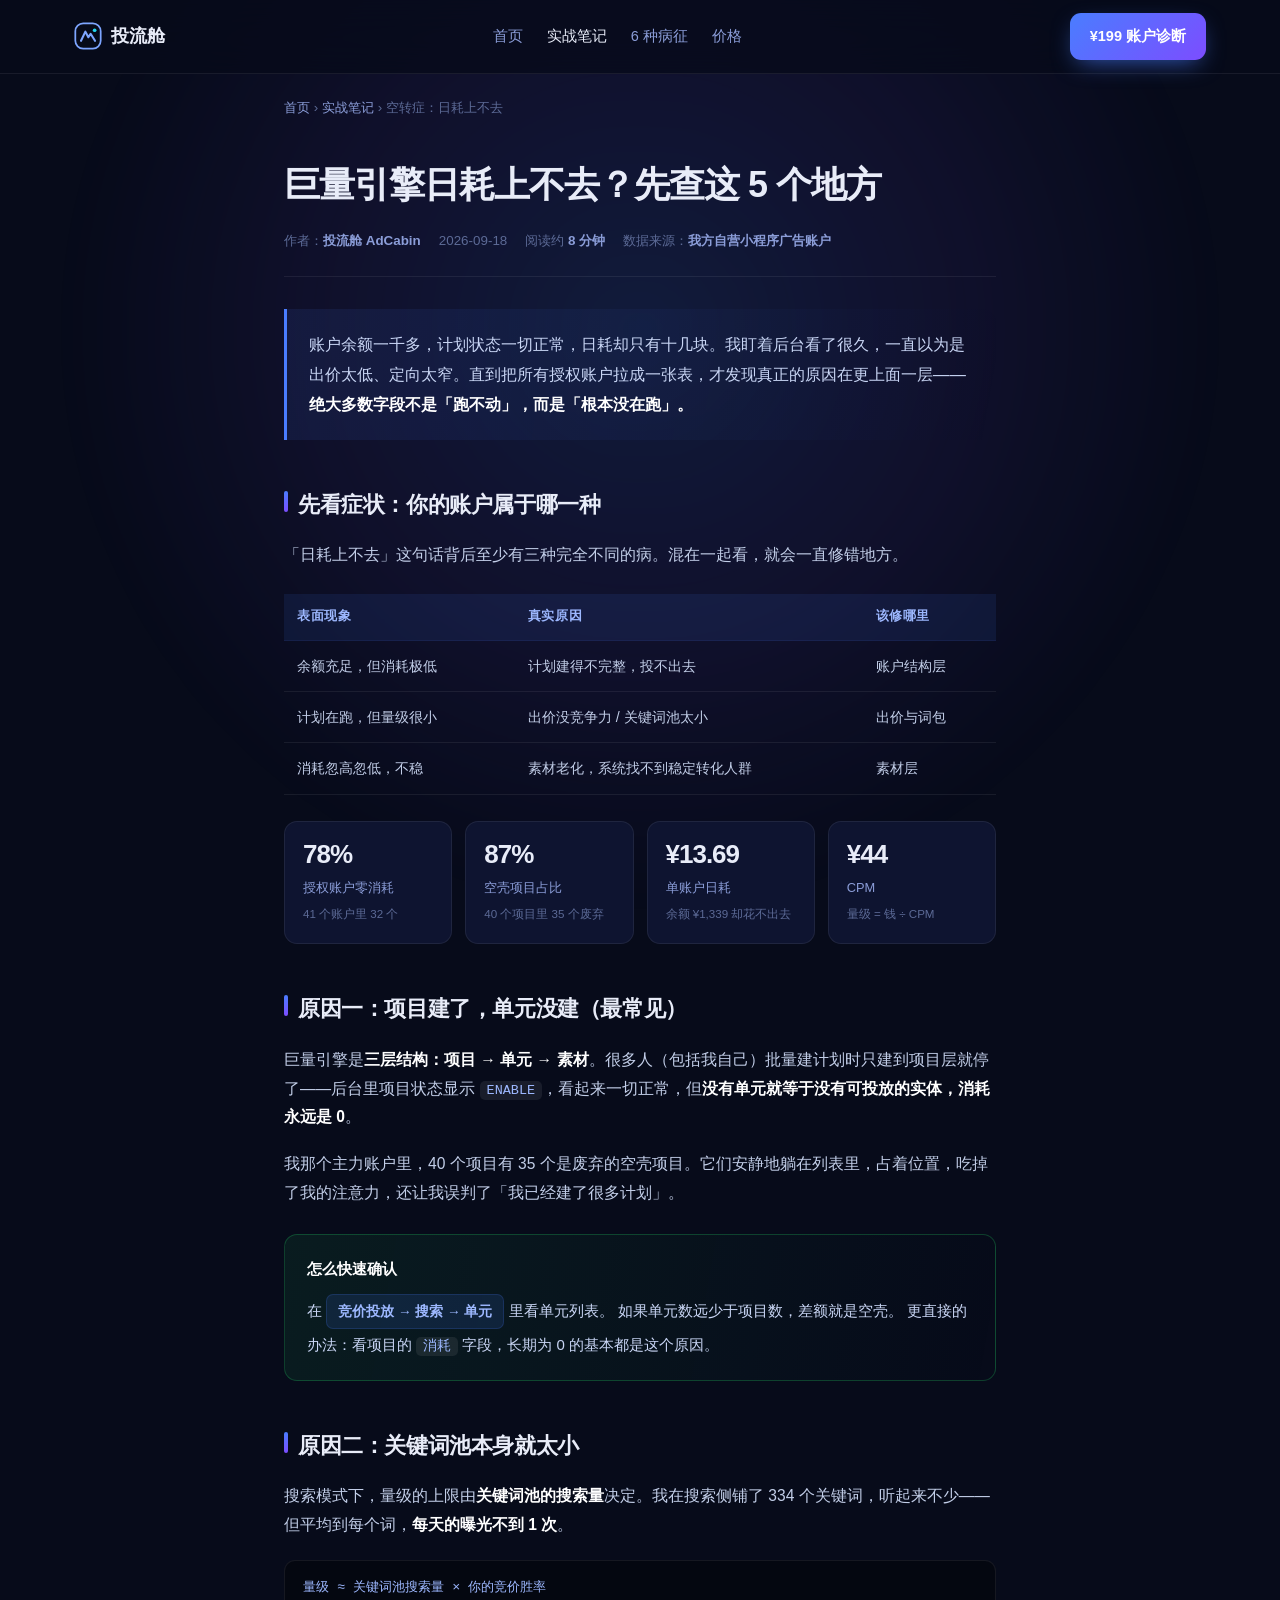
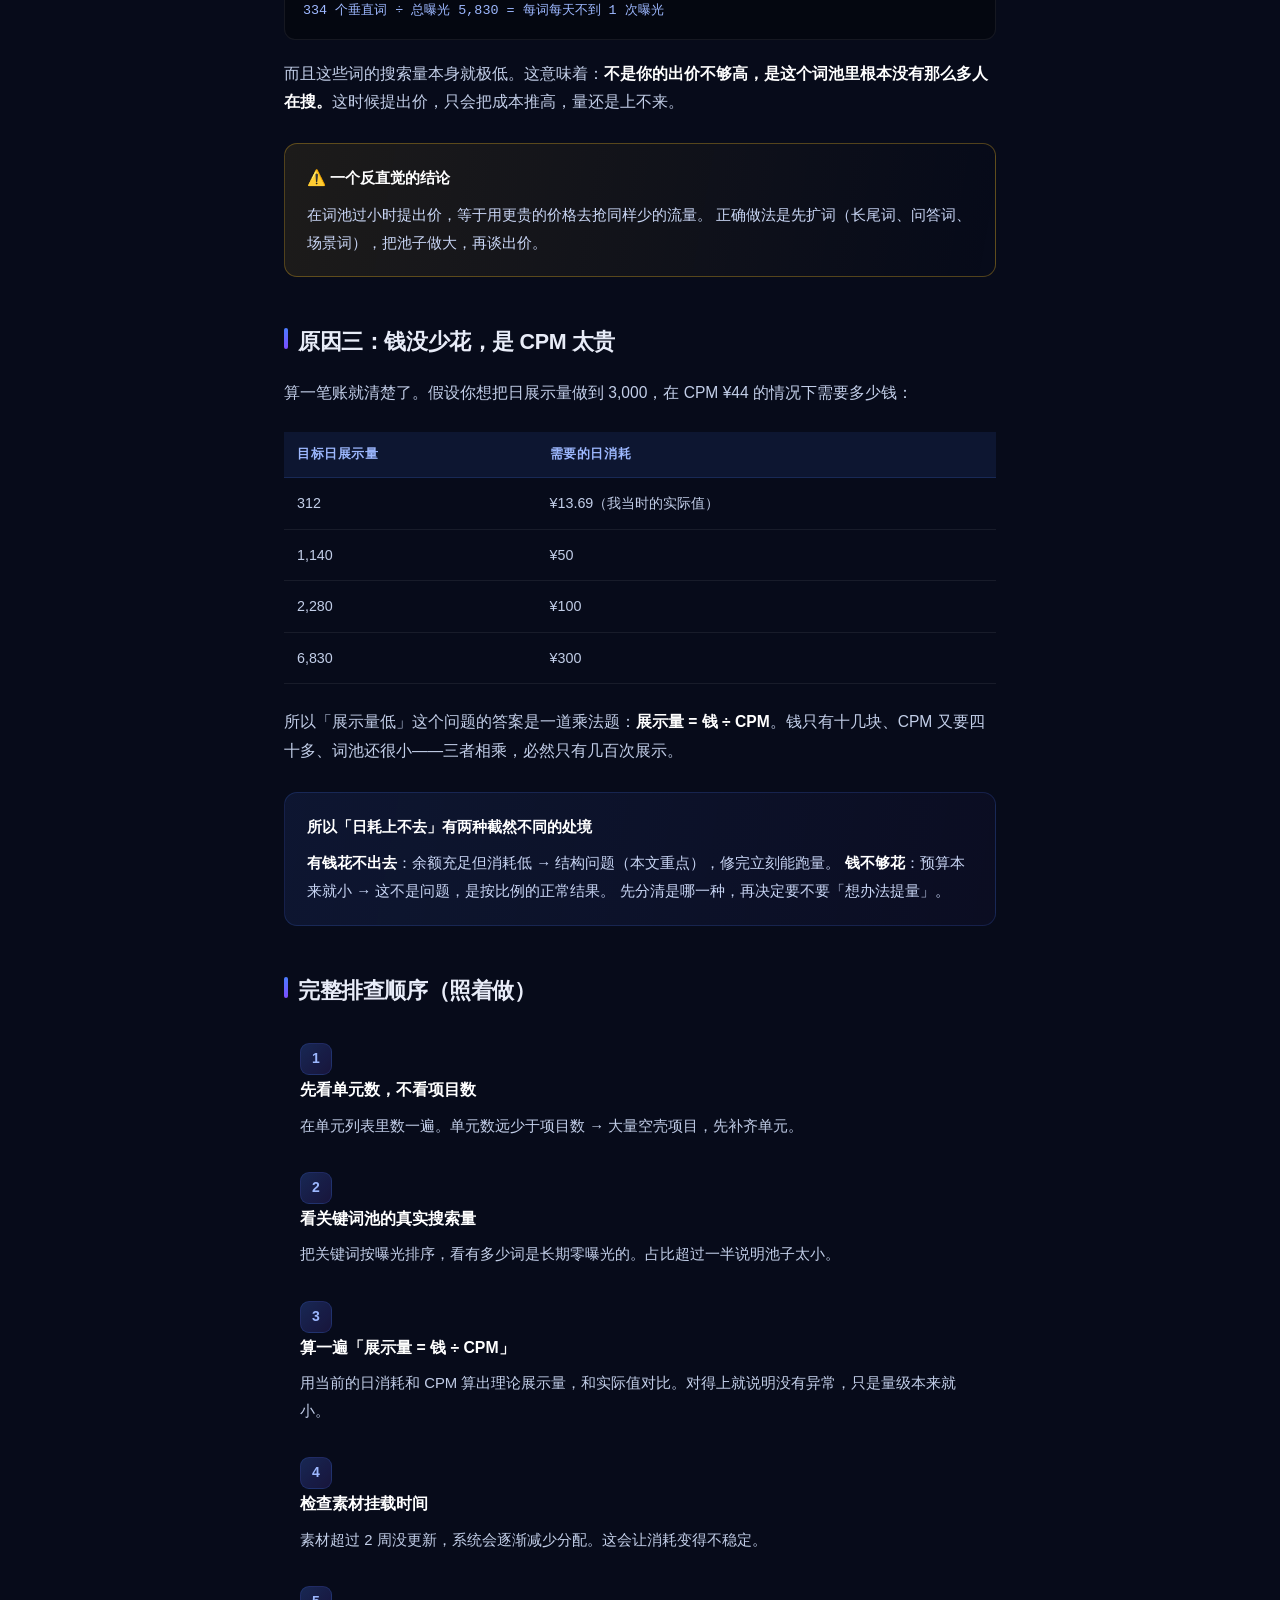
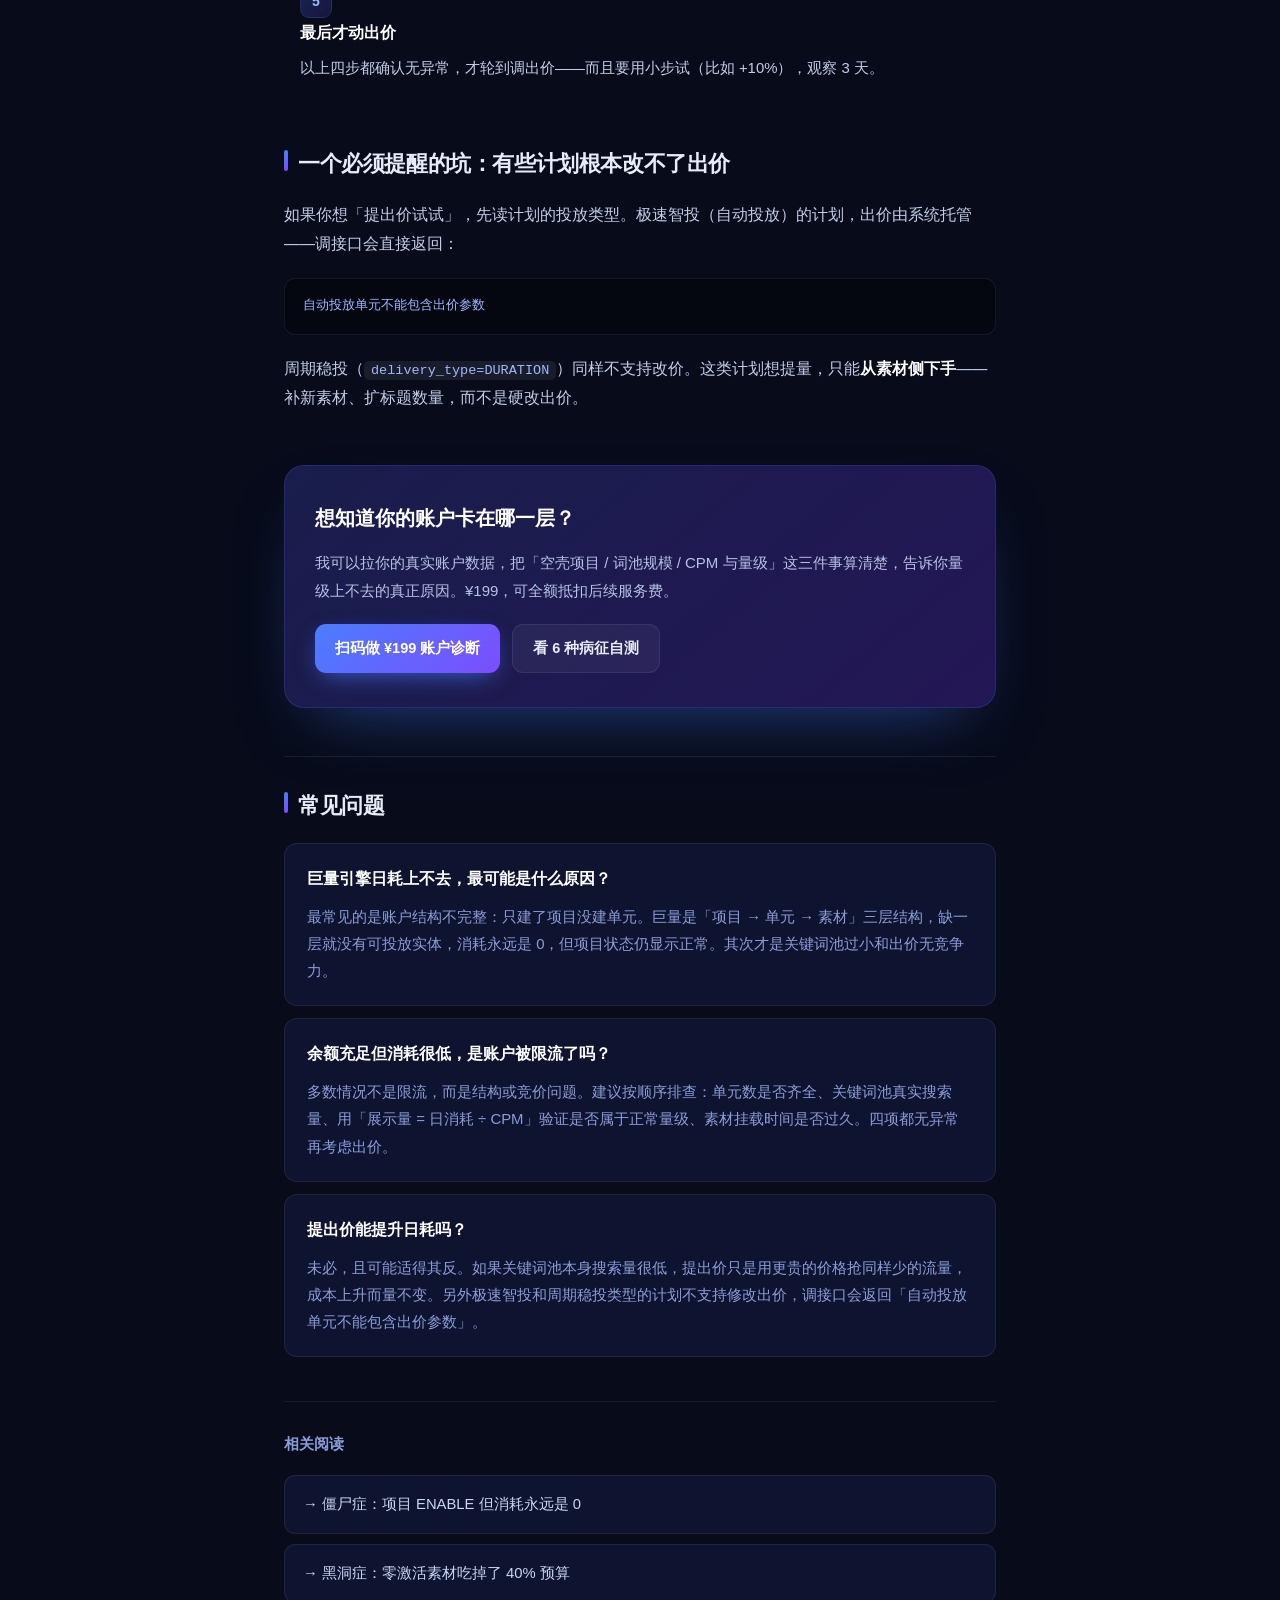
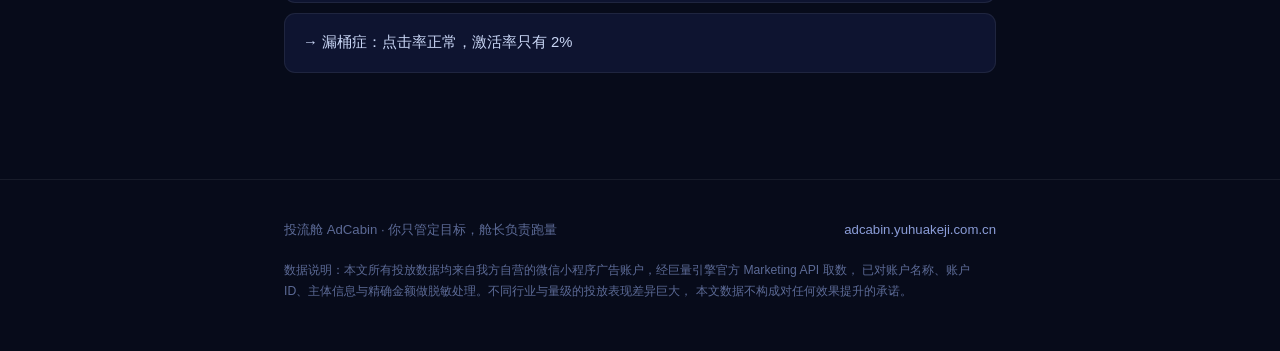
<file: blog/juliang-rihao-shangbuqu.html>
<!DOCTYPE html>
<html lang="zh-CN">
<head>
<meta charset="UTF-8">
<meta name="viewport" content="width=device-width, initial-scale=1.0">
<title>巨量引擎日耗上不去怎么办：78% 的账户在空转｜投流舱</title>
<meta name="description" content="余额充足、计划正常，但日耗就是上不去——这不是投放技巧问题。我自己账户 41 个授权账户里 32 个零消耗，单个账户 40 个项目里 35 个是空壳。附完整排查顺序与三个真实原因。">
<meta name="keywords" content="巨量引擎日耗上不去,巨量广告跑不出量,余额充足没消耗,巨量引擎不出量怎么办,巨量引擎计划不消耗,广告消耗起不来">
<meta name="author" content="投流舱 AdCabin">
<meta name="robots" content="index,follow,max-image-preview:large">
<link rel="canonical" href="https://adcabin.yuhuakeji.com.cn/blog/juliang-rihao-shangbuqu.html">
<!-- GEO：显式声明同一篇内容的 Markdown 纯净版与全站 llms.txt。
     约定俗成是 AI 爬虫直接去猜 /page.html.md，显式声明比让它猜更稳。 -->
<link rel="alternate" type="text/markdown" href="juliang-rihao-shangbuqu.html.md" title="本文的 Markdown 纯净版（供 AI 直接读取）">
<link rel="alternate" type="text/plain" href="/llms.txt" title="llms.txt：全站内容索引（供 AI 直接读取）">

<meta property="og:type" content="article">
<meta property="og:site_name" content="投流舱 AdCabin">
<meta property="og:title" content="巨量引擎日耗上不去？78% 的账户在空转">
<meta property="og:description" content="41 个账户 32 个零消耗、40 个项目 35 个是空壳。这不是优化问题，是结构问题。">
<meta property="og:url" content="https://adcabin.yuhuakeji.com.cn/blog/juliang-rihao-shangbuqu.html">
<meta property="og:image" content="https://adcabin.yuhuakeji.com.cn/blog/assets/og/juliang-rihao-shangbuqu.png">
<meta property="og:image:width" content="1200">
<meta property="og:image:height" content="630">
<meta property="og:image:alt" content="巨量引擎日耗上不去？78% 的账户在空转">
<meta name="twitter:card" content="summary_large_image">
<meta name="twitter:image" content="https://adcabin.yuhuakeji.com.cn/blog/assets/og/juliang-rihao-shangbuqu.png">
<meta name="theme-color" content="#070B1A">

<script type="application/ld+json">
{
  "@context": "https://schema.org",
  "@graph": [
    {
      "@type": "Article",
      "headline": "巨量引擎日耗上不去？先查这 5 个地方",
      "description": "余额充足、计划正常，但日耗就是上不去——这不是投放技巧问题。我自己账户 41 个授权账户里 32 个零消耗，单个账户 40 个项目里 35 个是空壳。附完整排查顺序与三个真实原因。",
      "author": {
        "@type": "Organization",
        "name": "投流舱 AdCabin",
        "url": "https://adcabin.yuhuakeji.com.cn/"
      },
      "publisher": {
        "@type": "Organization",
        "name": "投流舱 AdCabin",
        "url": "https://adcabin.yuhuakeji.com.cn/"
      },
      "datePublished": "2026-09-18",
      "dateModified": "2026-09-18",
      "inLanguage": "zh-CN",
      "mainEntityOfPage": {
        "@type": "WebPage",
        "@id": "https://adcabin.yuhuakeji.com.cn/blog/juliang-rihao-shangbuqu.html"
      },
      "image": {
        "@type": "ImageObject",
        "url": "https://adcabin.yuhuakeji.com.cn/blog/assets/og/juliang-rihao-shangbuqu.png",
        "width": 1200,
        "height": 630
      },
      "wordCount": 631,
      "articleSection": "实战笔记",
      "keywords": "巨量引擎日耗上不去,巨量广告跑不出量,余额充足没消耗,巨量引擎不出量怎么办,巨量引擎计划不消耗,广告消耗起不来",
      "isAccessibleForFree": true
    },
    {
      "@type": "BreadcrumbList",
      "itemListElement": [
        {
          "@type": "ListItem",
          "position": 1,
          "name": "首页",
          "item": "https://adcabin.yuhuakeji.com.cn/"
        },
        {
          "@type": "ListItem",
          "position": 2,
          "name": "实战笔记",
          "item": "https://adcabin.yuhuakeji.com.cn/blog/"
        },
        {
          "@type": "ListItem",
          "position": 3,
          "name": "空转症：日耗上不去"
        }
      ]
    },
    {
      "@type": "FAQPage",
      "mainEntity": [
        {
          "@type": "Question",
          "name": "巨量引擎日耗上不去，最可能是什么原因？",
          "acceptedAnswer": {
            "@type": "Answer",
            "text": "最常见的是账户结构不完整：只建了项目没建单元。巨量是「项目 → 单元 → 素材」三层结构，缺一层就没有可投放实体，消耗永远是 0，但项目状态仍显示正常。其次才是关键词池过小和出价无竞争力。"
          }
        },
        {
          "@type": "Question",
          "name": "余额充足但消耗很低，是账户被限流了吗？",
          "acceptedAnswer": {
            "@type": "Answer",
            "text": "多数情况不是限流，而是结构或竞价问题。建议按顺序排查：单元数是否齐全、关键词池真实搜索量、用「展示量 = 日消耗 ÷ CPM」验证是否属于正常量级、素材挂载时间是否过久。四项都无异常再考虑出价。"
          }
        },
        {
          "@type": "Question",
          "name": "提出价能提升日耗吗？",
          "acceptedAnswer": {
            "@type": "Answer",
            "text": "未必，且可能适得其反。如果关键词池本身搜索量很低，提出价只是用更贵的价格抢同样少的流量，成本上升而量不变。另外极速智投和周期稳投类型的计划不支持修改出价，调接口会返回「自动投放单元不能包含出价参数」。"
          }
        }
      ]
    }
  ]
}
</script>

<link rel="stylesheet" href="assets/article.css">
</head>
<body>
<div class="bg-fx"></div>
<div class="wrap">

<nav>
  <div class="nav-in">
    <a href="../" class="logo">
      <svg viewBox="0 0 32 32" fill="none">
        <defs><linearGradient id="lg" x1="0" y1="0" x2="32" y2="32">
          <stop stop-color="#7EA6FF"/><stop offset=".55" stop-color="#4A7DFF"/><stop offset="1" stop-color="#A78BFA"/>
        </linearGradient></defs>
        <rect x="1.5" y="1.5" width="29" height="29" rx="9" stroke="url(#lg)" stroke-width="2"/>
        <path d="M8 21.5 13 11l3.4 6.4L19 13.5l5 8" stroke="url(#lg)" stroke-width="2.4" stroke-linecap="round" stroke-linejoin="round"/>
        <circle cx="23.6" cy="9.4" r="2.1" fill="#22D3EE"/>
      </svg>
      投流舱
    </a>
    <div class="nav-links">
      <a href="../">首页</a>
      <a href="./" class="on">实战笔记</a>
      <a href="../#symptoms">6 种病征</a>
      <a href="../#price">价格</a>
    </div>
    <a href="../#cta" class="btn btn-primary">¥199 账户诊断</a>
  </div>
</nav>

<div class="crumb">
  <a href="../">首页</a> › <a href="./">实战笔记</a> › 空转症：日耗上不去
</div>

<article>
  <h1>巨量引擎日耗上不去？先查这 5 个地方</h1>

  <div class="meta">
    <span>作者：<b>投流舱 AdCabin</b></span>
    <span>2026-09-18</span>
    <span>阅读约 <b>8 分钟</b></span>
    <span>数据来源：<b>我方自营小程序广告账户</b></span>
  </div>

  <div class="lede">账户余额一千多，计划状态一切正常，日耗却只有十几块。我盯着后台看了很久，一直以为是出价太低、定向太窄。直到把所有授权账户拉成一张表，才发现真正的原因在更上面一层——<strong>绝大多数字段不是「跑不动」，而是「根本没在跑」。</strong></div>

  <h2 id="symptom">先看症状：你的账户属于哪一种</h2>

  <p>「日耗上不去」这句话背后至少有三种完全不同的病。混在一起看，就会一直修错地方。</p>

  <table>
    <tr><th>表面现象</th><th>真实原因</th><th>该修哪里</th></tr>
    <tr><td>余额充足，但消耗极低</td><td>计划建得不完整，投不出去</td><td>账户结构层</td></tr>
    <tr><td>计划在跑，但量级很小</td><td>出价没竞争力 / 关键词池太小</td><td>出价与词包</td></tr>
    <tr><td>消耗忽高忽低，不稳</td><td>素材老化，系统找不到稳定转化人群</td><td>素材层</td></tr>
  </table>

  <div class="stats">
    <div class="stat"><div class="v red">78%</div><div class="l">授权账户零消耗</div><div class="x">41 个账户里 32 个</div></div>
    <div class="stat"><div class="v red">87%</div><div class="l">空壳项目占比</div><div class="x">40 个项目里 35 个废弃</div></div>
    <div class="stat"><div class="v amber">¥13.69</div><div class="l">单账户日耗</div><div class="x">余额 ¥1,339 却花不出去</div></div>
    <div class="stat"><div class="v amber">¥44</div><div class="l">CPM</div><div class="x">量级 = 钱 ÷ CPM</div></div>
  </div>

  <h2 id="reason1">原因一：项目建了，单元没建（最常见）</h2>

  <p>巨量引擎是<strong>三层结构：项目 → 单元 → 素材</strong>。很多人（包括我自己）批量建计划时只建到项目层就停了——后台里项目状态显示 <code>ENABLE</code>，看起来一切正常，但<strong>没有单元就等于没有可投放的实体，消耗永远是 0</strong>。</p>

  <p>我那个主力账户里，40 个项目有 35 个是废弃的空壳项目。它们安静地躺在列表里，占着位置，吃掉了我的注意力，还让我误判了「我已经建了很多计划」。</p>

  <div class="box key">
    <span class="t">怎么快速确认</span>
    在 <span class="path">竞价投放 → 搜索 → 单元</span> 里看单元列表。
    如果单元数远少于项目数，差额就是空壳。
    更直接的办法：看项目的 <code>消耗</code> 字段，长期为 0 的基本都是这个原因。
  </div>

  <h2 id="reason2">原因二：关键词池本身就太小</h2>

  <p>搜索模式下，量级的上限由<strong>关键词池的搜索量</strong>决定。我在搜索侧铺了 334 个关键词，听起来不少——但平均到每个词，<strong>每天的曝光不到 1 次</strong>。</p>

  <pre><code>量级 ≈ 关键词池搜索量 × 你的竞价胜率
334 个垂直词 ÷ 总曝光 5,830 = 每词每天不到 1 次曝光</code></pre>

  <p>而且这些词的搜索量本身就极低。这意味着：<strong>不是你的出价不够高，是这个词池里根本没有那么多人在搜。</strong>这时候提出价，只会把成本推高，量还是上不来。</p>

  <div class="box warn">
    <span class="t">⚠️ 一个反直觉的结论</span>
    在词池过小时提出价，等于用更贵的价格去抢同样少的流量。
    正确做法是先扩词（长尾词、问答词、场景词），把池子做大，再谈出价。
  </div>

  <h2 id="reason3">原因三：钱没少花，是 CPM 太贵</h2>

  <p>算一笔账就清楚了。假设你想把日展示量做到 3,000，在 CPM ¥44 的情况下需要多少钱：</p>

  <table>
    <tr><th>目标日展示量</th><th>需要的日消耗</th></tr>
    <tr><td>312</td><td>¥13.69（我当时的实际值）</td></tr>
    <tr><td>1,140</td><td>¥50</td></tr>
    <tr><td>2,280</td><td>¥100</td></tr>
    <tr><td>6,830</td><td>¥300</td></tr>
  </table>

  <p>所以「展示量低」这个问题的答案是一道乘法题：<strong>展示量 = 钱 ÷ CPM</strong>。钱只有十几块、CPM 又要四十多、词池还很小——三者相乘，必然只有几百次展示。</p>

  <div class="box">
    <span class="t">所以「日耗上不去」有两种截然不同的处境</span>
    <b>有钱花不出去</b>：余额充足但消耗低 → 结构问题（本文重点），修完立刻能跑量。
    <b>钱不够花</b>：预算本来就小 → 这不是问题，是按比例的正常结果。
    先分清是哪一种，再决定要不要「想办法提量」。
  </div>

  <h2 id="checklist">完整排查顺序（照着做）</h2>

  <div class="step"><div class="n">1</div><div class="c"><h4>先看单元数，不看项目数</h4><p>在单元列表里数一遍。单元数远少于项目数 → 大量空壳项目，先补齐单元。</p></div></div>

  <div class="step"><div class="n">2</div><div class="c"><h4>看关键词池的真实搜索量</h4><p>把关键词按曝光排序，看有多少词是长期零曝光的。占比超过一半说明池子太小。</p></div></div>

  <div class="step"><div class="n">3</div><div class="c"><h4>算一遍「展示量 = 钱 ÷ CPM」</h4><p>用当前的日消耗和 CPM 算出理论展示量，和实际值对比。对得上就说明没有异常，只是量级本来就小。</p></div></div>

  <div class="step"><div class="n">4</div><div class="c"><h4>检查素材挂载时间</h4><p>素材超过 2 周没更新，系统会逐渐减少分配。这会让消耗变得不稳定。</p></div></div>

  <div class="step"><div class="n">5</div><div class="c"><h4>最后才动出价</h4><p>以上四步都确认无异常，才轮到调出价——而且要用小步试（比如 +10%），观察 3 天。</p></div></div>

  <h2 id="trap">一个必须提醒的坑：有些计划根本改不了出价</h2>

  <p>如果你想「提出价试试」，先读计划的投放类型。极速智投（自动投放）的计划，出价由系统托管——调接口会直接返回：</p>

  <pre><code>自动投放单元不能包含出价参数</code></pre>

  <p>周期稳投（<code>delivery_type=DURATION</code>）同样不支持改价。这类计划想提量，只能<strong>从素材侧下手</strong>——补新素材、扩标题数量，而不是硬改出价。</p>

  <div class="cta">
    <h3>想知道你的账户卡在哪一层？</h3>
    <p>我可以拉你的真实账户数据，把「空壳项目 / 词池规模 / CPM 与量级」这三件事算清楚，告诉你量级上不去的真正原因。¥199，可全额抵扣后续服务费。</p>
    <div class="row">
      <a href="../#cta" class="btn btn-primary">扫码做 ¥199 账户诊断</a>
      <a href="../#symptoms" class="btn btn-ghost">看 6 种病征自测</a>
    </div>
  </div>

  <section class="faq">
    <h2 id="faq">常见问题</h2>
  <div class="qa">
    <h3>巨量引擎日耗上不去，最可能是什么原因？</h3>
    <p>最常见的是账户结构不完整：只建了项目没建单元。巨量是「项目 → 单元 → 素材」三层结构，缺一层就没有可投放实体，消耗永远是 0，但项目状态仍显示正常。其次才是关键词池过小和出价无竞争力。</p>
  </div>
  <div class="qa">
    <h3>余额充足但消耗很低，是账户被限流了吗？</h3>
    <p>多数情况不是限流，而是结构或竞价问题。建议按顺序排查：单元数是否齐全、关键词池真实搜索量、用「展示量 = 日消耗 ÷ CPM」验证是否属于正常量级、素材挂载时间是否过久。四项都无异常再考虑出价。</p>
  </div>
  <div class="qa">
    <h3>提出价能提升日耗吗？</h3>
    <p>未必，且可能适得其反。如果关键词池本身搜索量很低，提出价只是用更贵的价格抢同样少的流量，成本上升而量不变。另外极速智投和周期稳投类型的计划不支持修改出价，调接口会返回「自动投放单元不能包含出价参数」。</p>
  </div>
  </section>

  <div class="related">
    <h3>相关阅读</h3>
    <a href="juliang-xiangmu-lingxiaohao.html">→ 僵尸症：项目 ENABLE 但消耗永远是 0</a>
    <a href="juliang-sucai-lingjihuo.html">→ 黑洞症：零激活素材吃掉了 40% 预算</a>
    <a href="juliang-jihuo-lv-di.html">→ 漏桶症：点击率正常，激活率只有 2%</a>
  </div>
</article>

<footer>
  <div class="foot-in">
    <div>投流舱 AdCabin · 你只管定目标，舱长负责跑量</div>
    <div><a href="https://adcabin.yuhuakeji.com.cn/">adcabin.yuhuakeji.com.cn</a></div>
  </div>
  <p class="foot-note">
    数据说明：本文所有投放数据均来自我方自营的微信小程序广告账户，经巨量引擎官方 Marketing API 取数，
    已对账户名称、账户 ID、主体信息与精确金额做脱敏处理。不同行业与量级的投放表现差异巨大，
    本文数据不构成对任何效果提升的承诺。
  </p>
</footer>

</div>
</body>
</html>
</file>
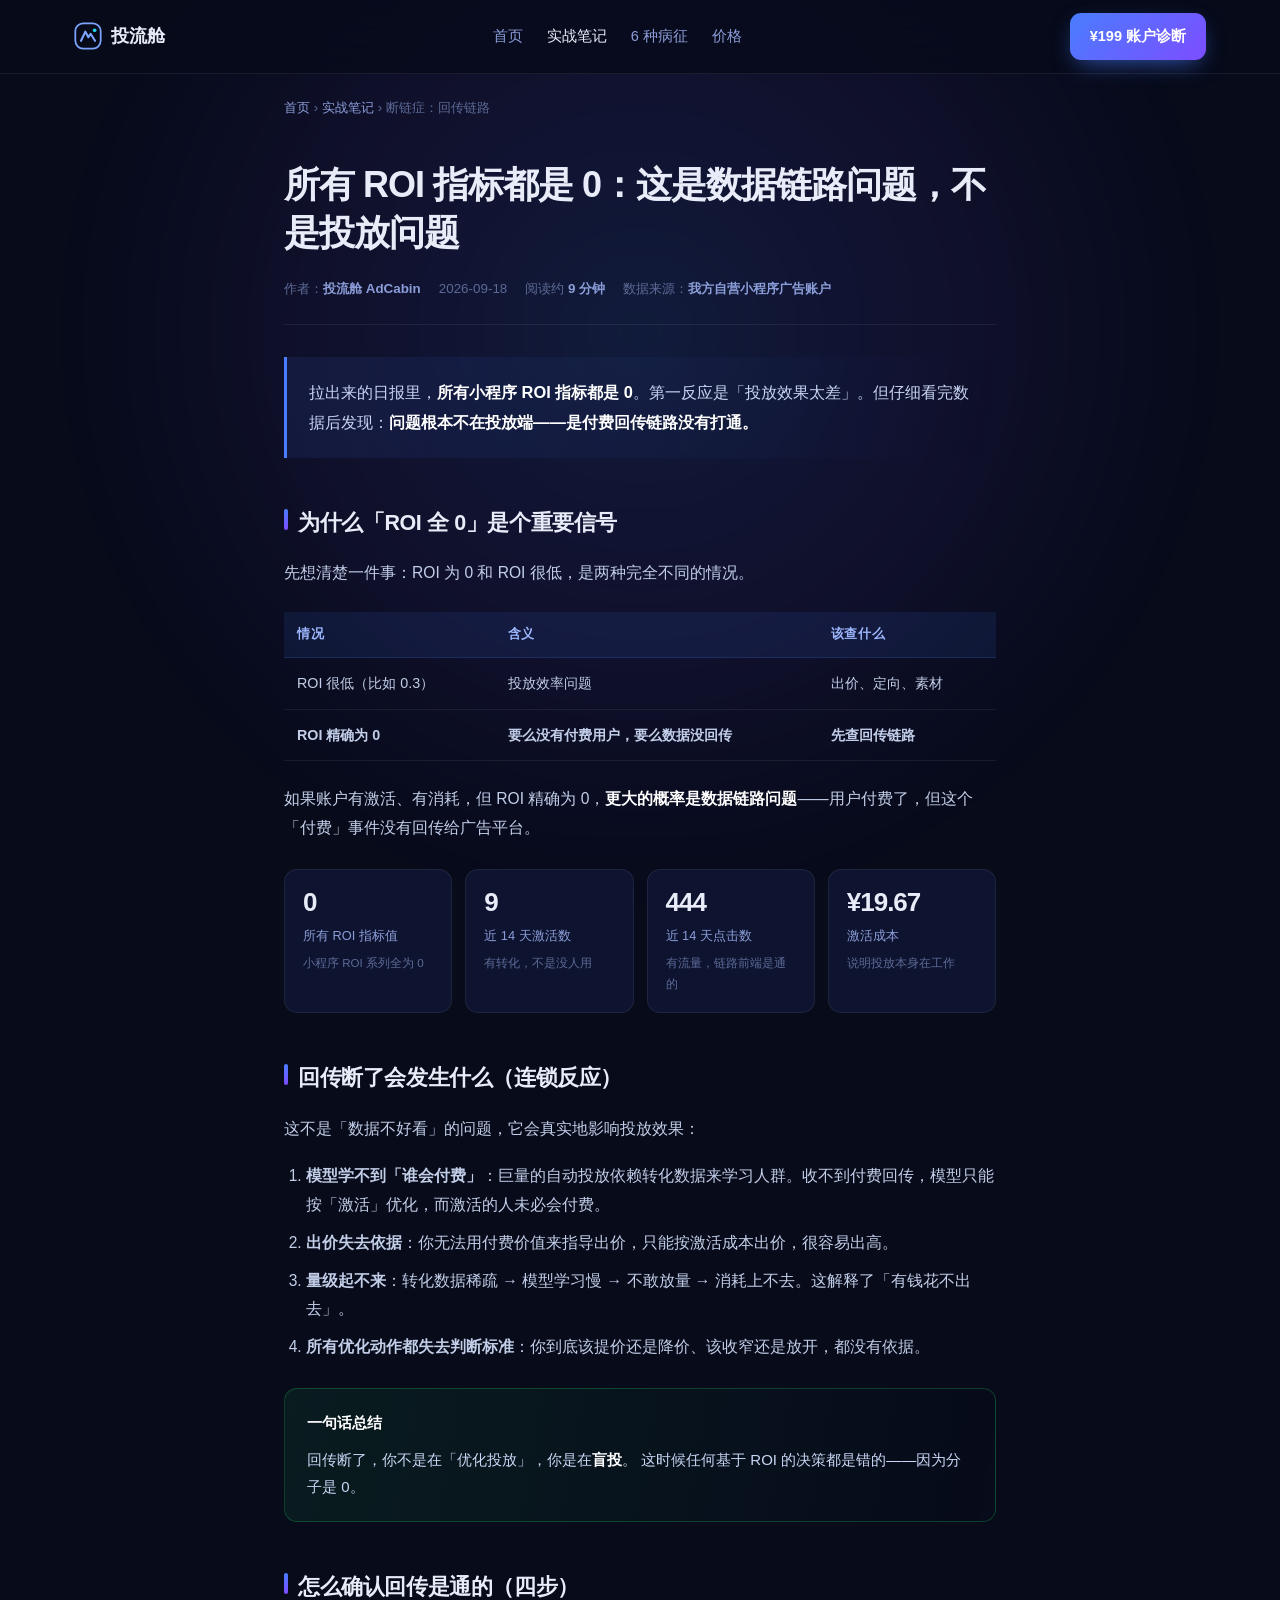
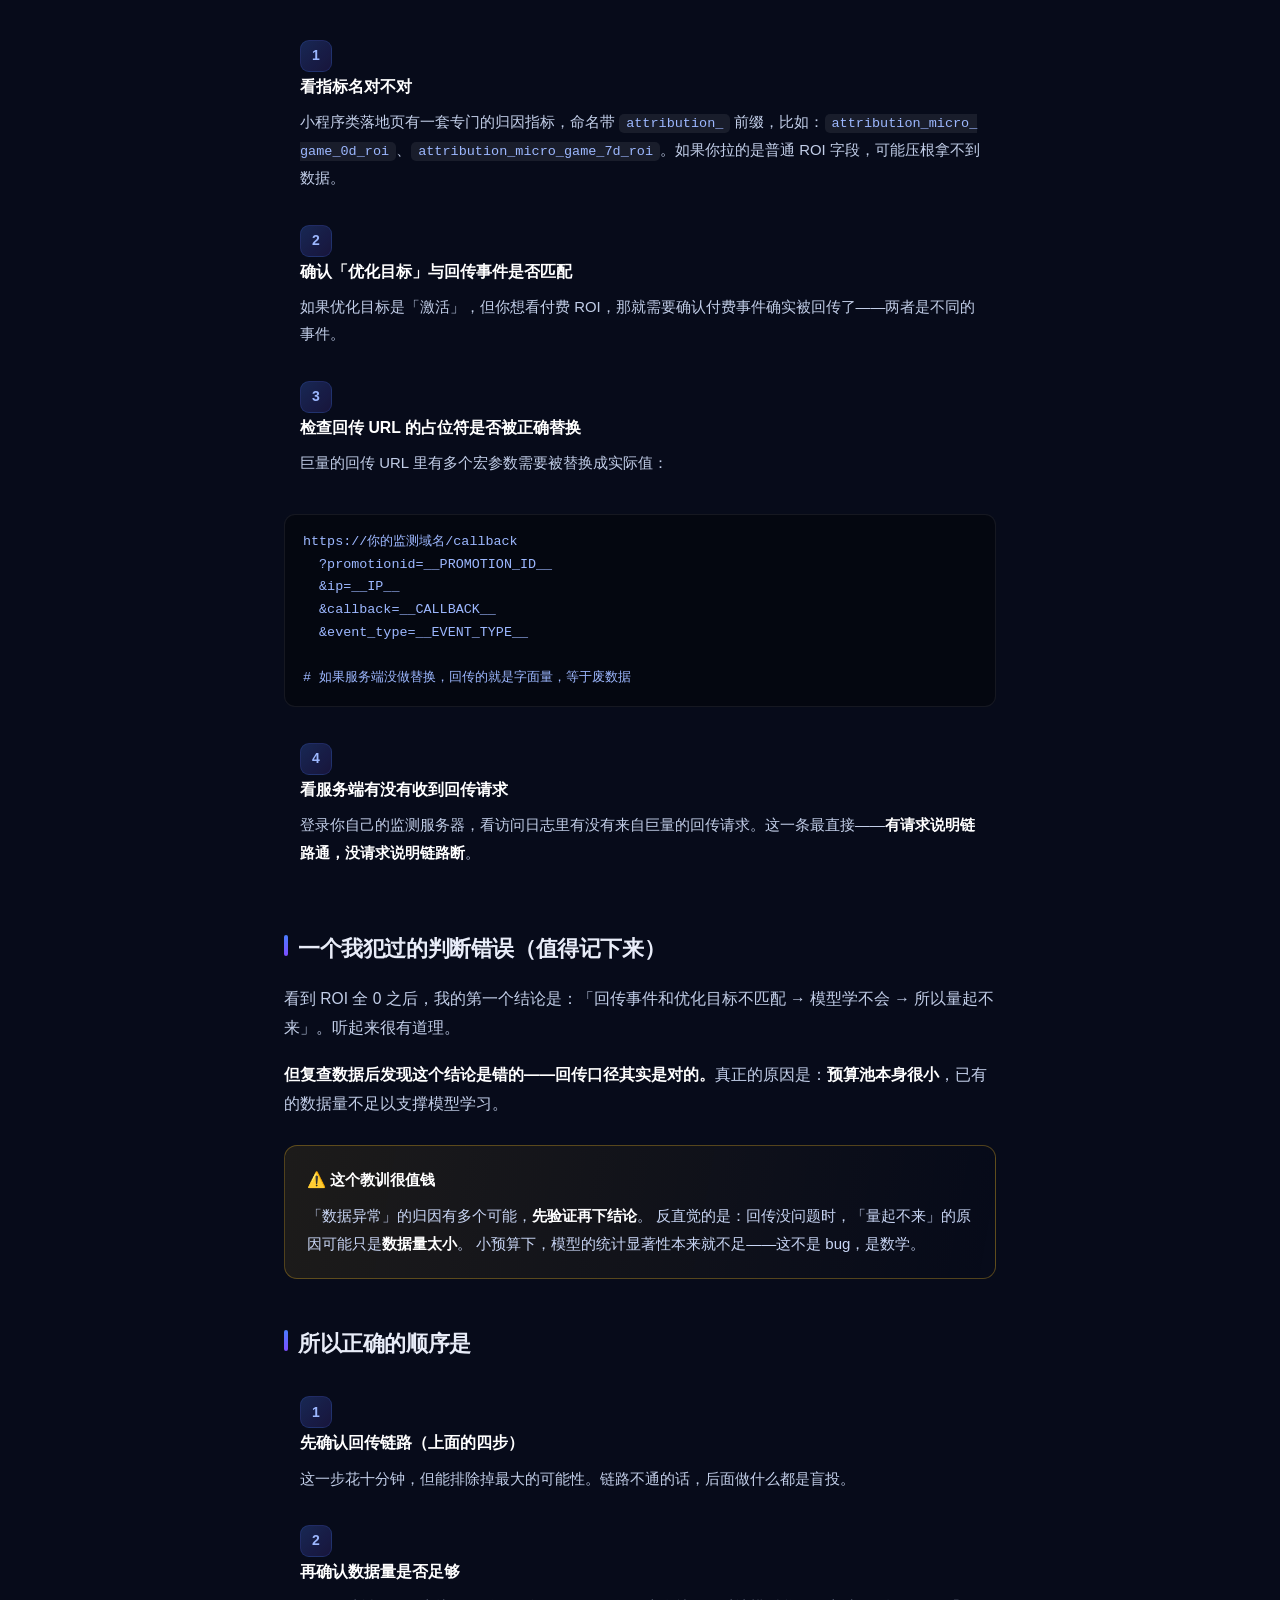
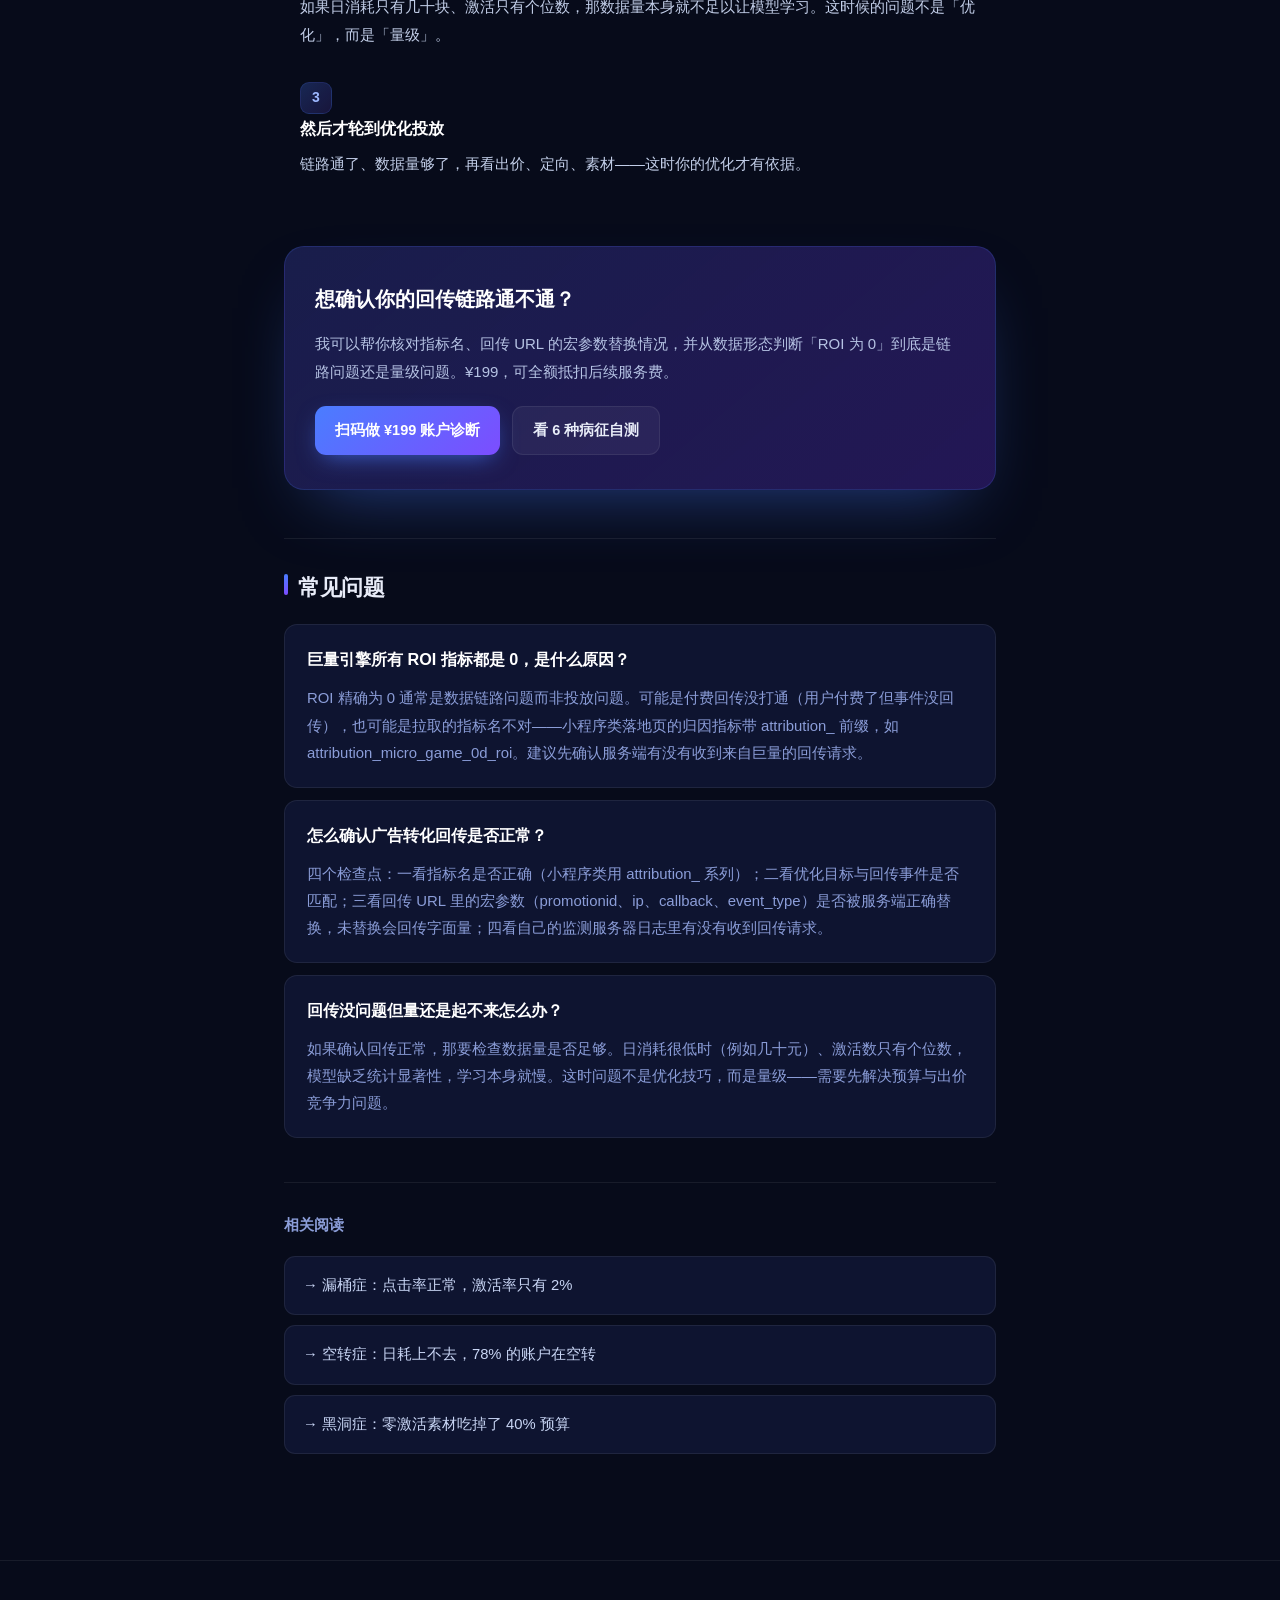
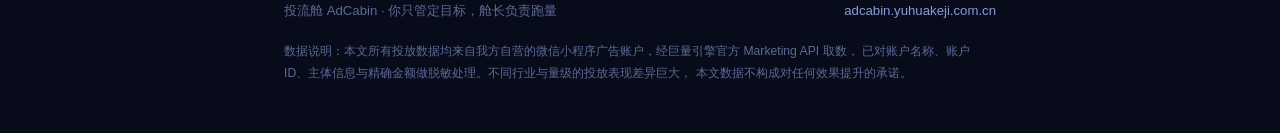
<file: blog/juliang-roi-wei-0.html>
<!DOCTYPE html>
<html lang="zh-CN">
<head>
<meta charset="UTF-8">
<meta name="viewport" content="width=device-width, initial-scale=1.0">
<title>巨量引擎 ROI 全是 0？先别怪投放，可能是回传没通｜投流舱</title>
<meta name="description" content="近 14 天投放数据里所有小程序 ROI 指标全为 0。这不是投放没效果，而是付费回传链路没通——用户付费了但没回传，模型学不到谁会付费，量自然起不来。附回传链路自查方法与字段名。">
<meta name="keywords" content="巨量引擎ROI为0,广告回传没数据,小程序付费回传,巨量引擎转化归因,attribution_micro_game_roi,巨量引擎回传配置,广告数据回传">
<meta name="author" content="投流舱 AdCabin">
<meta name="robots" content="index,follow,max-image-preview:large">
<link rel="canonical" href="https://adcabin.yuhuakeji.com.cn/blog/juliang-roi-wei-0.html">
<!-- GEO：显式声明同一篇内容的 Markdown 纯净版与全站 llms.txt。
     约定俗成是 AI 爬虫直接去猜 /page.html.md，显式声明比让它猜更稳。 -->
<link rel="alternate" type="text/markdown" href="juliang-roi-wei-0.html.md" title="本文的 Markdown 纯净版（供 AI 直接读取）">
<link rel="alternate" type="text/plain" href="/llms.txt" title="llms.txt：全站内容索引（供 AI 直接读取）">

<meta property="og:type" content="article">
<meta property="og:site_name" content="投流舱 AdCabin">
<meta property="og:title" content="ROI 全是 0？先查回传链路，别急着改投放">
<meta property="og:description" content="用户付费了但没回传，模型学不到谁会付费——这是链路问题，不是投放问题。">
<meta property="og:url" content="https://adcabin.yuhuakeji.com.cn/blog/juliang-roi-wei-0.html">
<meta property="og:image" content="https://adcabin.yuhuakeji.com.cn/blog/assets/og/juliang-roi-wei-0.png">
<meta property="og:image:width" content="1200">
<meta property="og:image:height" content="630">
<meta property="og:image:alt" content="ROI 全是 0？先查回传链路，别急着改投放">
<meta name="twitter:card" content="summary_large_image">
<meta name="twitter:image" content="https://adcabin.yuhuakeji.com.cn/blog/assets/og/juliang-roi-wei-0.png">
<meta name="theme-color" content="#070B1A">

<script type="application/ld+json">
{
  "@context": "https://schema.org",
  "@graph": [
    {
      "@type": "Article",
      "headline": "所有 ROI 指标都是 0：这是数据链路问题，不是投放问题",
      "description": "近 14 天投放数据里所有小程序 ROI 指标全为 0。这不是投放没效果，而是付费回传链路没通——用户付费了但没回传，模型学不到谁会付费，量自然起不来。附回传链路自查方法与字段名。",
      "author": {
        "@type": "Organization",
        "name": "投流舱 AdCabin",
        "url": "https://adcabin.yuhuakeji.com.cn/"
      },
      "publisher": {
        "@type": "Organization",
        "name": "投流舱 AdCabin",
        "url": "https://adcabin.yuhuakeji.com.cn/"
      },
      "datePublished": "2026-09-18",
      "dateModified": "2026-09-18",
      "inLanguage": "zh-CN",
      "mainEntityOfPage": {
        "@type": "WebPage",
        "@id": "https://adcabin.yuhuakeji.com.cn/blog/juliang-roi-wei-0.html"
      },
      "image": {
        "@type": "ImageObject",
        "url": "https://adcabin.yuhuakeji.com.cn/blog/assets/og/juliang-roi-wei-0.png",
        "width": 1200,
        "height": 630
      },
      "wordCount": 310,
      "articleSection": "实战笔记",
      "keywords": "巨量引擎ROI为0,广告回传没数据,小程序付费回传,巨量引擎转化归因,attribution_micro_game_roi,巨量引擎回传配置,广告数据回传",
      "isAccessibleForFree": true
    },
    {
      "@type": "BreadcrumbList",
      "itemListElement": [
        {
          "@type": "ListItem",
          "position": 1,
          "name": "首页",
          "item": "https://adcabin.yuhuakeji.com.cn/"
        },
        {
          "@type": "ListItem",
          "position": 2,
          "name": "实战笔记",
          "item": "https://adcabin.yuhuakeji.com.cn/blog/"
        },
        {
          "@type": "ListItem",
          "position": 3,
          "name": "断链症：回传链路"
        }
      ]
    },
    {
      "@type": "FAQPage",
      "mainEntity": [
        {
          "@type": "Question",
          "name": "巨量引擎所有 ROI 指标都是 0，是什么原因？",
          "acceptedAnswer": {
            "@type": "Answer",
            "text": "ROI 精确为 0 通常是数据链路问题而非投放问题。可能是付费回传没打通（用户付费了但事件没回传），也可能是拉取的指标名不对——小程序类落地页的归因指标带 attribution_ 前缀，如 attribution_micro_game_0d_roi。建议先确认服务端有没有收到来自巨量的回传请求。"
          }
        },
        {
          "@type": "Question",
          "name": "怎么确认广告转化回传是否正常？",
          "acceptedAnswer": {
            "@type": "Answer",
            "text": "四个检查点：一看指标名是否正确（小程序类用 attribution_ 系列）；二看优化目标与回传事件是否匹配；三看回传 URL 里的宏参数（promotionid、ip、callback、event_type）是否被服务端正确替换，未替换会回传字面量；四看自己的监测服务器日志里有没有收到回传请求。"
          }
        },
        {
          "@type": "Question",
          "name": "回传没问题但量还是起不来怎么办？",
          "acceptedAnswer": {
            "@type": "Answer",
            "text": "如果确认回传正常，那要检查数据量是否足够。日消耗很低时（例如几十元）、激活数只有个位数，模型缺乏统计显著性，学习本身就慢。这时问题不是优化技巧，而是量级——需要先解决预算与出价竞争力问题。"
          }
        }
      ]
    }
  ]
}
</script>

<link rel="stylesheet" href="assets/article.css">
</head>
<body>
<div class="bg-fx"></div>
<div class="wrap">

<nav>
  <div class="nav-in">
    <a href="../" class="logo">
      <svg viewBox="0 0 32 32" fill="none">
        <defs><linearGradient id="lg" x1="0" y1="0" x2="32" y2="32">
          <stop stop-color="#7EA6FF"/><stop offset=".55" stop-color="#4A7DFF"/><stop offset="1" stop-color="#A78BFA"/>
        </linearGradient></defs>
        <rect x="1.5" y="1.5" width="29" height="29" rx="9" stroke="url(#lg)" stroke-width="2"/>
        <path d="M8 21.5 13 11l3.4 6.4L19 13.5l5 8" stroke="url(#lg)" stroke-width="2.4" stroke-linecap="round" stroke-linejoin="round"/>
        <circle cx="23.6" cy="9.4" r="2.1" fill="#22D3EE"/>
      </svg>
      投流舱
    </a>
    <div class="nav-links">
      <a href="../">首页</a>
      <a href="./" class="on">实战笔记</a>
      <a href="../#symptoms">6 种病征</a>
      <a href="../#price">价格</a>
    </div>
    <a href="../#cta" class="btn btn-primary">¥199 账户诊断</a>
  </div>
</nav>

<div class="crumb">
  <a href="../">首页</a> › <a href="./">实战笔记</a> › 断链症：回传链路
</div>

<article>
  <h1>所有 ROI 指标都是 0：这是数据链路问题，不是投放问题</h1>

  <div class="meta">
    <span>作者：<b>投流舱 AdCabin</b></span>
    <span>2026-09-18</span>
    <span>阅读约 <b>9 分钟</b></span>
    <span>数据来源：<b>我方自营小程序广告账户</b></span>
  </div>

  <div class="lede">拉出来的日报里，<strong>所有小程序 ROI 指标都是 0</strong>。第一反应是「投放效果太差」。但仔细看完数据后发现：<strong>问题根本不在投放端——是付费回传链路没有打通。</strong></div>

  <h2 id="signal">为什么「ROI 全 0」是个重要信号</h2>

  <p>先想清楚一件事：ROI 为 0 和 ROI 很低，是两种完全不同的情况。</p>

  <table>
    <tr><th>情况</th><th>含义</th><th>该查什么</th></tr>
    <tr><td>ROI 很低（比如 0.3）</td><td>投放效率问题</td><td>出价、定向、素材</td></tr>
    <tr><td><b>ROI 精确为 0</b></td><td><b>要么没有付费用户，要么数据没回传</b></td><td><b>先查回传链路</b></td></tr>
  </table>

  <p>如果账户有激活、有消耗，但 ROI 精确为 0，<strong>更大的概率是数据链路问题</strong>——用户付费了，但这个「付费」事件没有回传给广告平台。</p>

  <div class="stats">
    <div class="stat"><div class="v red">0</div><div class="l">所有 ROI 指标值</div><div class="x">小程序 ROI 系列全为 0</div></div>
    <div class="stat"><div class="v amber">9</div><div class="l">近 14 天激活数</div><div class="x">有转化，不是没人用</div></div>
    <div class="stat"><div class="v blue">444</div><div class="l">近 14 天点击数</div><div class="x">有流量，链路前端是通的</div></div>
    <div class="stat"><div class="v amber">¥19.67</div><div class="l">激活成本</div><div class="x">说明投放本身在工作</div></div>
  </div>

  <h2 id="chain">回传断了会发生什么（连锁反应）</h2>

  <p>这不是「数据不好看」的问题，它会真实地影响投放效果：</p>

  <ol>
    <li><b>模型学不到「谁会付费」</b>：巨量的自动投放依赖转化数据来学习人群。收不到付费回传，模型只能按「激活」优化，而激活的人未必会付费。</li>
    <li><b>出价失去依据</b>：你无法用付费价值来指导出价，只能按激活成本出价，很容易出高。</li>
    <li><b>量级起不来</b>：转化数据稀疏 → 模型学习慢 → 不敢放量 → 消耗上不去。这解释了「有钱花不出去」。</li>
    <li><b>所有优化动作都失去判断标准</b>：你到底该提价还是降价、该收窄还是放开，都没有依据。</li>
  </ol>

  <div class="box key">
    <span class="t">一句话总结</span>
    回传断了，你不是在「优化投放」，你是在<b>盲投</b>。
    这时候任何基于 ROI 的决策都是错的——因为分子是 0。
  </div>

  <h2 id="howto">怎么确认回传是通的（四步）</h2>

  <div class="step"><div class="n">1</div><div class="c"><h4>看指标名对不对</h4><p>小程序类落地页有一套专门的归因指标，命名带 <code>attribution_</code> 前缀，比如：<code>attribution_micro_game_0d_roi</code>、<code>attribution_micro_game_7d_roi</code>。如果你拉的是普通 ROI 字段，可能压根拿不到数据。</p></div></div>

  <div class="step"><div class="n">2</div><div class="c"><h4>确认「优化目标」与回传事件是否匹配</h4><p>如果优化目标是「激活」，但你想看付费 ROI，那就需要确认付费事件确实被回传了——两者是不同的事件。</p></div></div>

  <div class="step"><div class="n">3</div><div class="c"><h4>检查回传 URL 的占位符是否被正确替换</h4><p>巨量的回传 URL 里有多个宏参数需要被替换成实际值：</p></div></div>

  <pre><code>https://你的监测域名/callback
  ?promotionid=__PROMOTION_ID__
  &amp;ip=__IP__
  &amp;callback=__CALLBACK__
  &amp;event_type=__EVENT_TYPE__

# 如果服务端没做替换，回传的就是字面量，等于废数据</code></pre>

  <div class="step"><div class="n">4</div><div class="c"><h4>看服务端有没有收到回传请求</h4><p>登录你自己的监测服务器，看访问日志里有没有来自巨量的回传请求。这一条最直接——<strong>有请求说明链路通，没请求说明链路断</strong>。</p></div></div>

  <h2 id="mistake">一个我犯过的判断错误（值得记下来）</h2>

  <p>看到 ROI 全 0 之后，我的第一个结论是：「回传事件和优化目标不匹配 → 模型学不会 → 所以量起不来」。听起来很有道理。</p>

  <p><strong>但复查数据后发现这个结论是错的——回传口径其实是对的。</strong>真正的原因是：<strong>预算池本身很小</strong>，已有的数据量不足以支撑模型学习。</p>

  <div class="box warn">
    <span class="t">⚠️ 这个教训很值钱</span>
    「数据异常」的归因有多个可能，<b>先验证再下结论</b>。
    反直觉的是：回传没问题时，「量起不来」的原因可能只是<b>数据量太小</b>。
    小预算下，模型的统计显著性本来就不足——这不是 bug，是数学。
  </div>

  <h2 id="order">所以正确的顺序是</h2>

  <div class="step"><div class="n">1</div><div class="c"><h4>先确认回传链路（上面的四步）</h4><p>这一步花十分钟，但能排除掉最大的可能性。链路不通的话，后面做什么都是盲投。</p></div></div>

  <div class="step"><div class="n">2</div><div class="c"><h4>再确认数据量是否足够</h4><p>如果日消耗只有几十块、激活只有个位数，那数据量本身就不足以让模型学习。这时候的问题不是「优化」，而是「量级」。</p></div></div>

  <div class="step"><div class="n">3</div><div class="c"><h4>然后才轮到优化投放</h4><p>链路通了、数据量够了，再看出价、定向、素材——这时你的优化才有依据。</p></div></div>

  <div class="cta">
    <h3>想确认你的回传链路通不通？</h3>
    <p>我可以帮你核对指标名、回传 URL 的宏参数替换情况，并从数据形态判断「ROI 为 0」到底是链路问题还是量级问题。¥199，可全额抵扣后续服务费。</p>
    <div class="row">
      <a href="../#cta" class="btn btn-primary">扫码做 ¥199 账户诊断</a>
      <a href="../#symptoms" class="btn btn-ghost">看 6 种病征自测</a>
    </div>
  </div>

  <section class="faq">
    <h2 id="faq">常见问题</h2>
  <div class="qa">
    <h3>巨量引擎所有 ROI 指标都是 0，是什么原因？</h3>
    <p>ROI 精确为 0 通常是数据链路问题而非投放问题。可能是付费回传没打通（用户付费了但事件没回传），也可能是拉取的指标名不对——小程序类落地页的归因指标带 attribution_ 前缀，如 attribution_micro_game_0d_roi。建议先确认服务端有没有收到来自巨量的回传请求。</p>
  </div>
  <div class="qa">
    <h3>怎么确认广告转化回传是否正常？</h3>
    <p>四个检查点：一看指标名是否正确（小程序类用 attribution_ 系列）；二看优化目标与回传事件是否匹配；三看回传 URL 里的宏参数（promotionid、ip、callback、event_type）是否被服务端正确替换，未替换会回传字面量；四看自己的监测服务器日志里有没有收到回传请求。</p>
  </div>
  <div class="qa">
    <h3>回传没问题但量还是起不来怎么办？</h3>
    <p>如果确认回传正常，那要检查数据量是否足够。日消耗很低时（例如几十元）、激活数只有个位数，模型缺乏统计显著性，学习本身就慢。这时问题不是优化技巧，而是量级——需要先解决预算与出价竞争力问题。</p>
  </div>
  </section>

  <div class="related">
    <h3>相关阅读</h3>
    <a href="juliang-jihuo-lv-di.html">→ 漏桶症：点击率正常，激活率只有 2%</a>
    <a href="juliang-rihao-shangbuqu.html">→ 空转症：日耗上不去，78% 的账户在空转</a>
    <a href="juliang-sucai-lingjihuo.html">→ 黑洞症：零激活素材吃掉了 40% 预算</a>
  </div>
</article>

<footer>
  <div class="foot-in">
    <div>投流舱 AdCabin · 你只管定目标，舱长负责跑量</div>
    <div><a href="https://adcabin.yuhuakeji.com.cn/">adcabin.yuhuakeji.com.cn</a></div>
  </div>
  <p class="foot-note">
    数据说明：本文所有投放数据均来自我方自营的微信小程序广告账户，经巨量引擎官方 Marketing API 取数，
    已对账户名称、账户 ID、主体信息与精确金额做脱敏处理。不同行业与量级的投放表现差异巨大，
    本文数据不构成对任何效果提升的承诺。
  </p>
</footer>

</div>
</body>
</html>
</file>
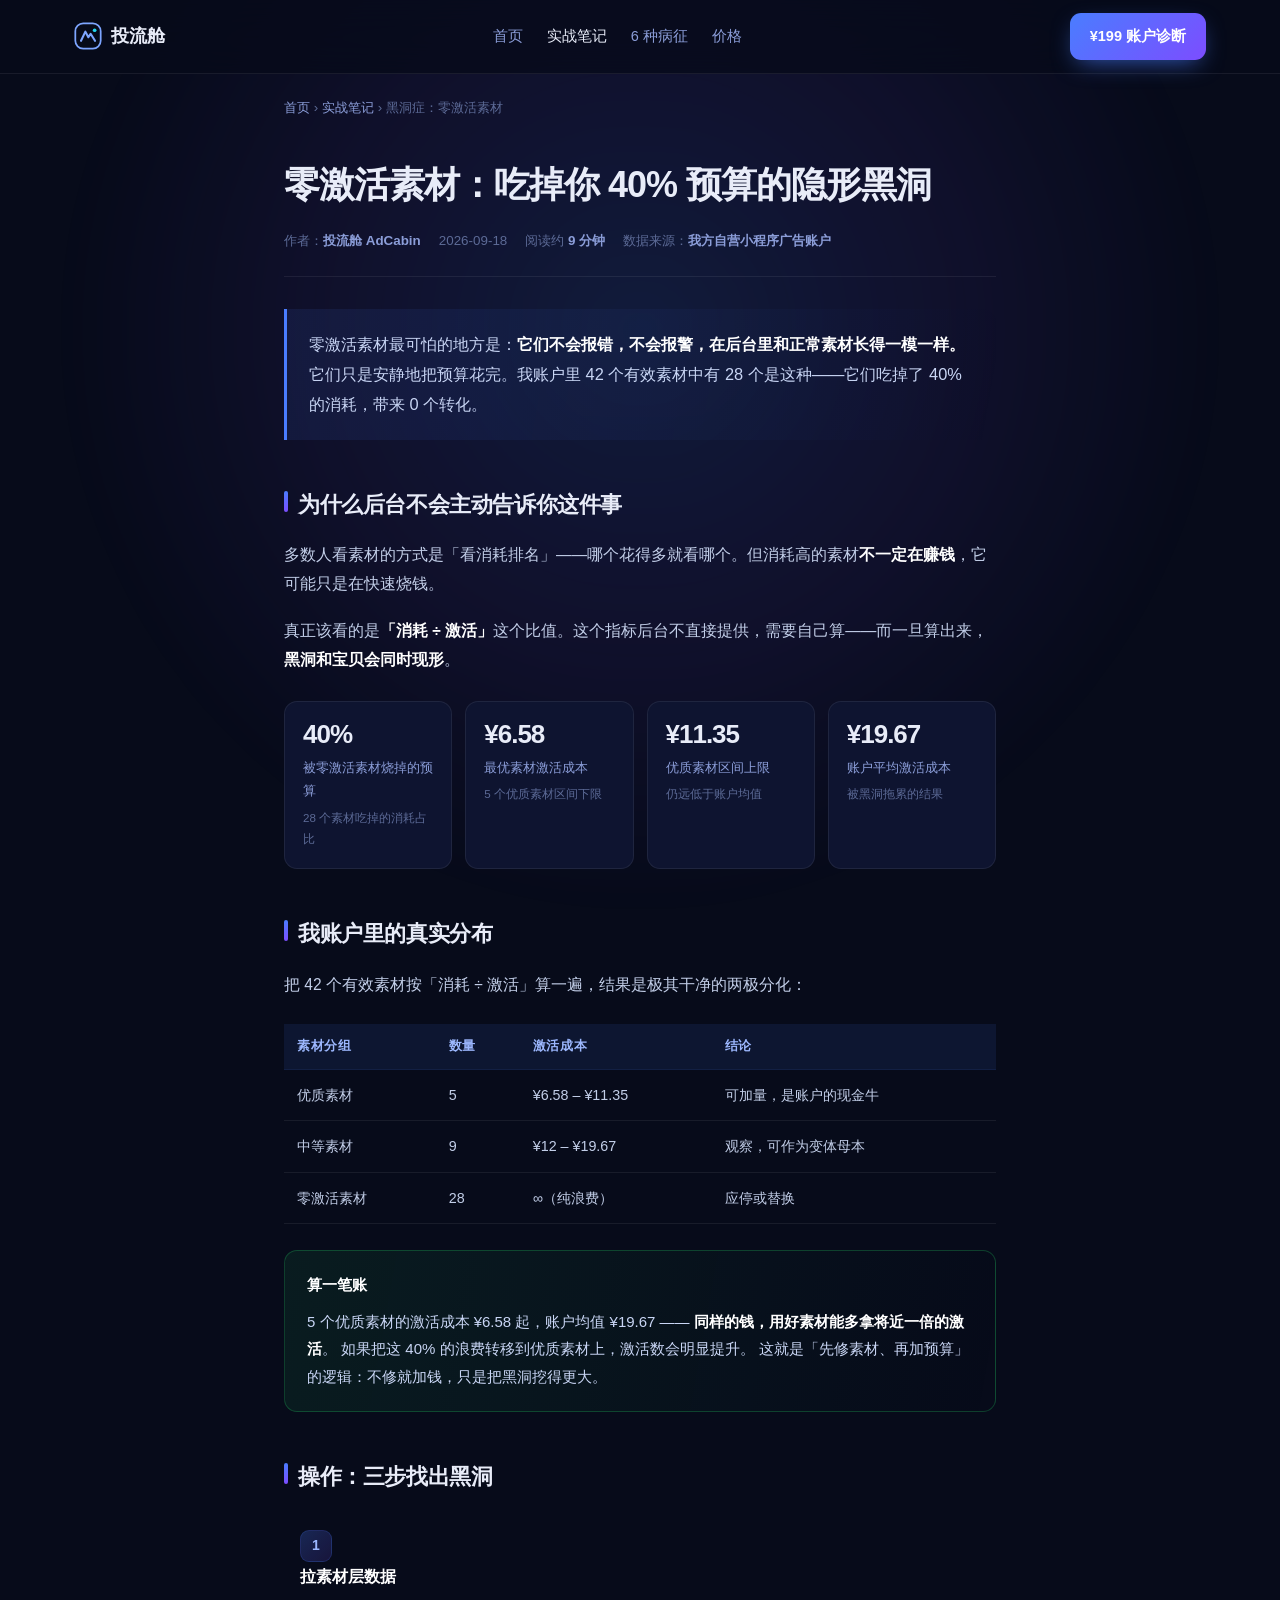
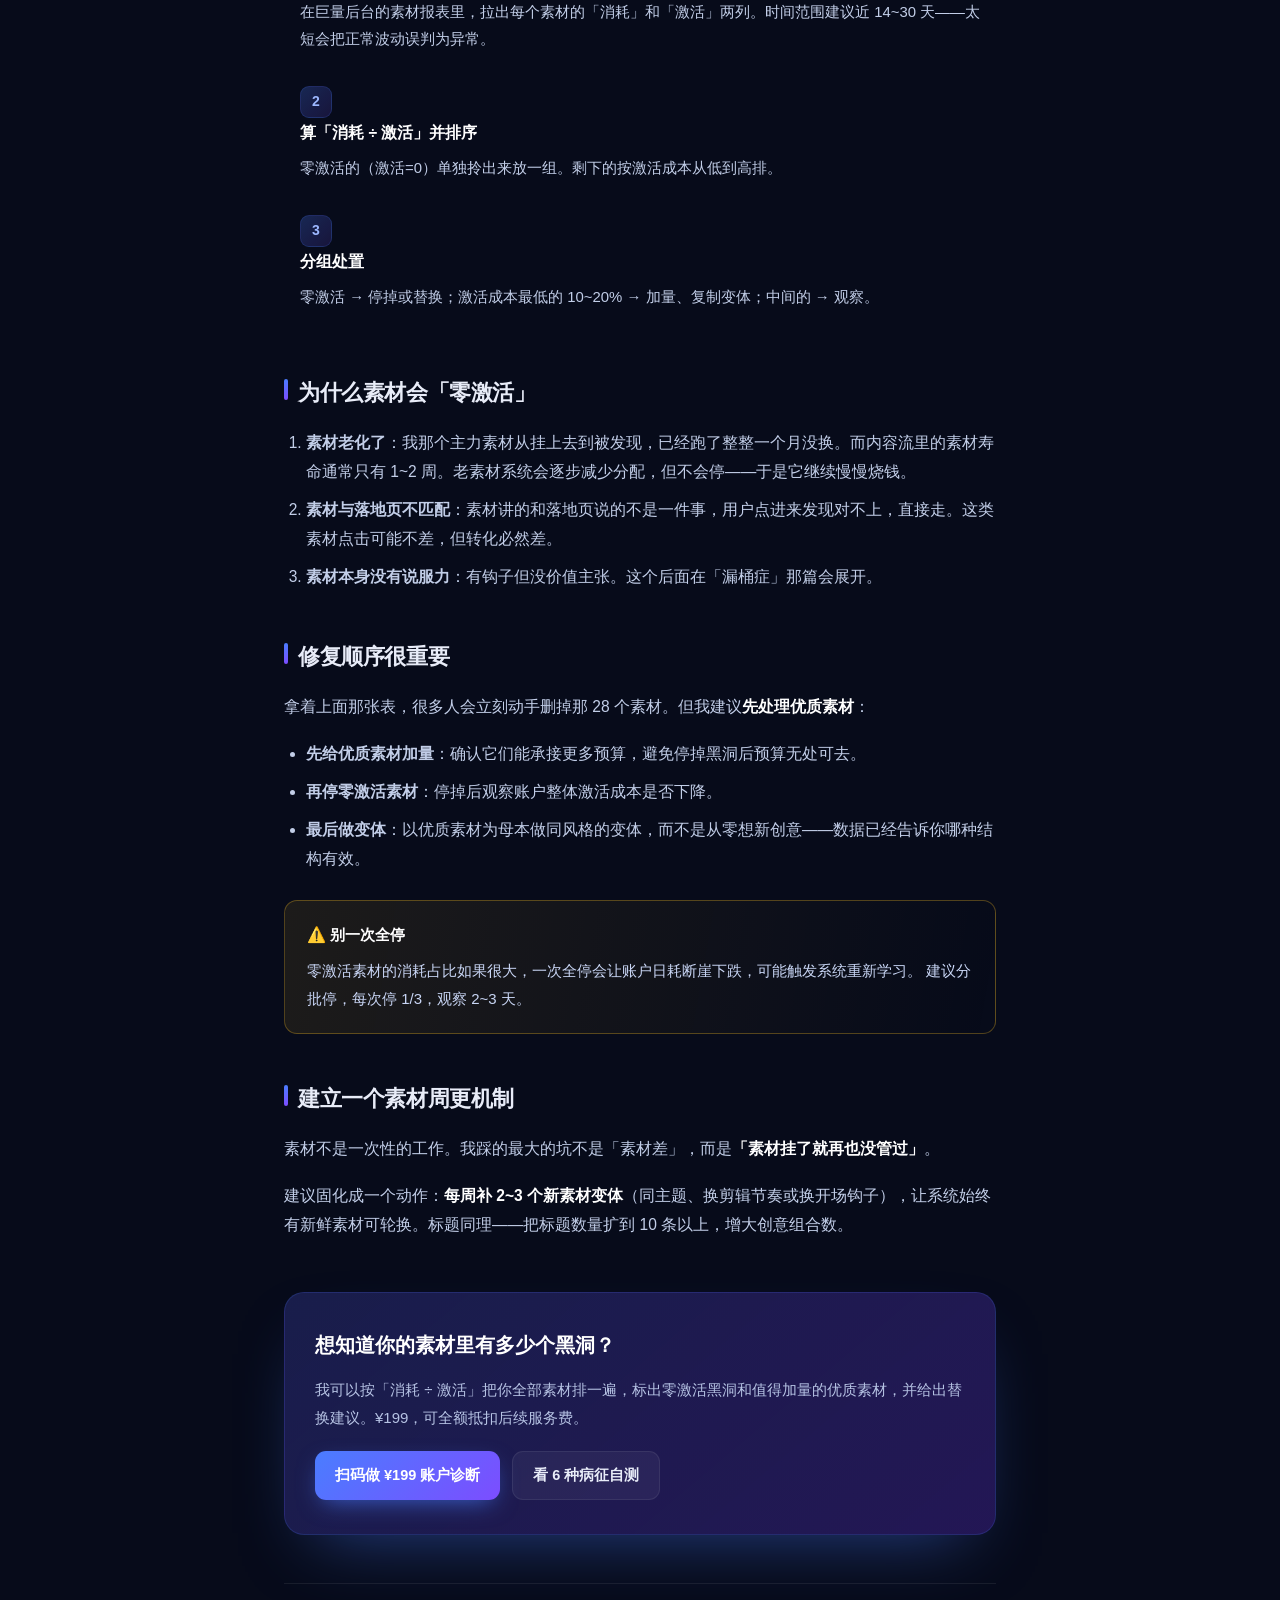
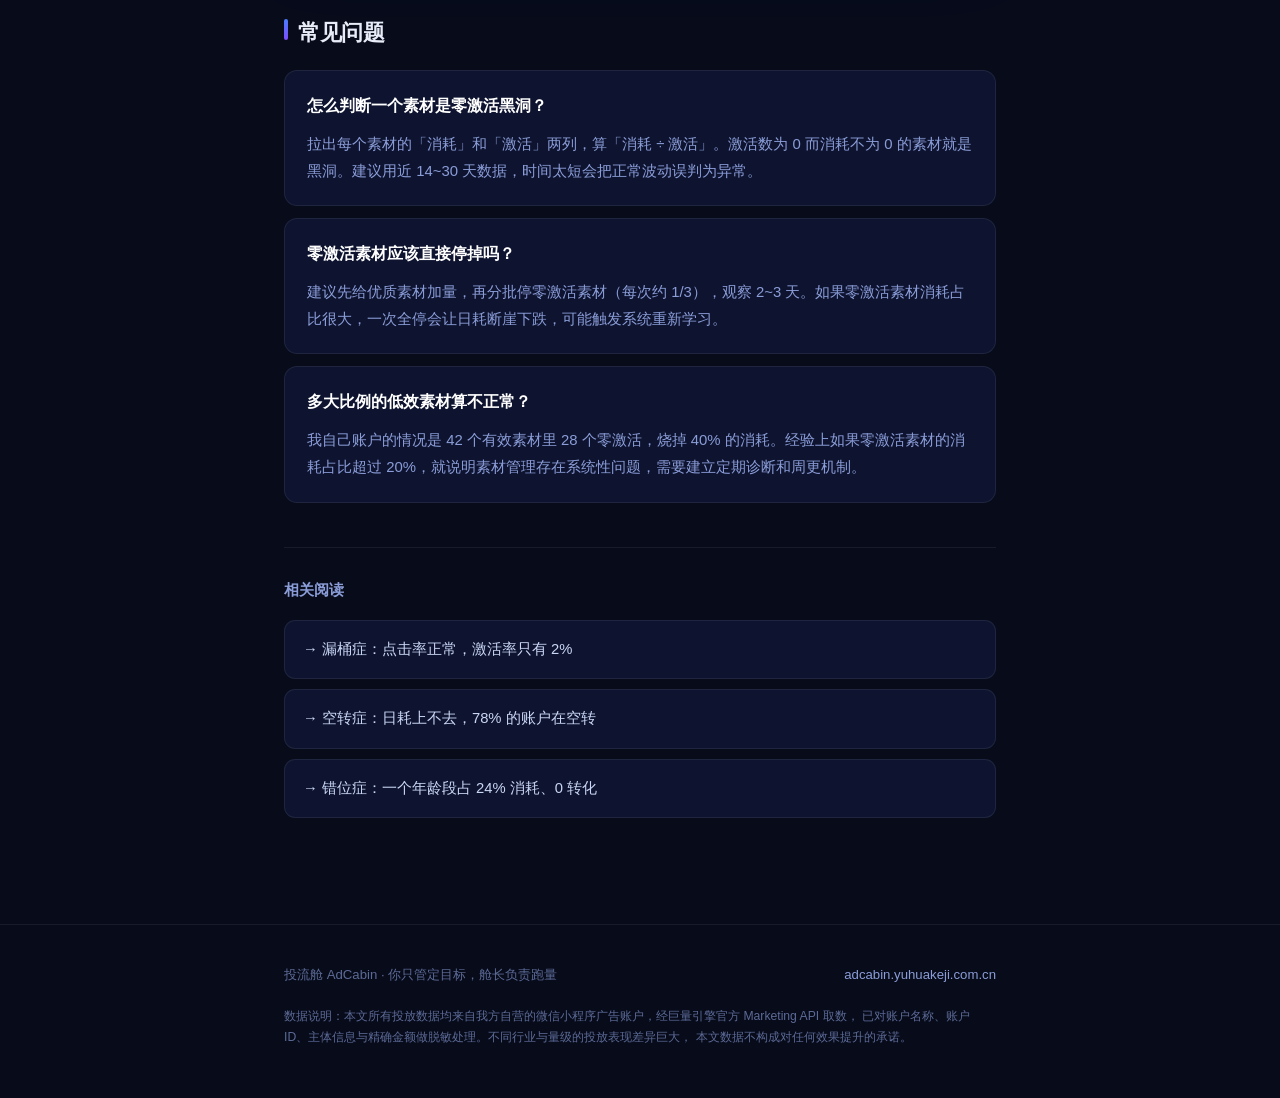
<file: blog/juliang-sucai-lingjihuo.html>
<!DOCTYPE html>
<html lang="zh-CN">
<head>
<meta charset="UTF-8">
<meta name="viewport" content="width=device-width, initial-scale=1.0">
<title>巨量引擎素材优化：28 个零激活素材烧掉 40% 预算｜投流舱</title>
<meta name="description" content="42 个有效素材里 28 个零激活，烧掉 40% 的消耗，而 5 个优质素材的激活成本只有 ¥6.58–11.35，远低于账户均值 ¥19.67。这篇文章讲怎么用「消耗 ÷ 激活」把黑洞找出来，以及我踩过的坑。">
<meta name="keywords" content="巨量引擎素材优化,零激活素材,广告素材没转化,巨量引擎素材诊断,素材激活成本,巨量 素材浪费,广告素材怎么优化">
<meta name="author" content="投流舱 AdCabin">
<meta name="robots" content="index,follow,max-image-preview:large">
<link rel="canonical" href="https://adcabin.yuhuakeji.com.cn/blog/juliang-sucai-lingjihuo.html">
<!-- GEO：显式声明同一篇内容的 Markdown 纯净版与全站 llms.txt。
     约定俗成是 AI 爬虫直接去猜 /page.html.md，显式声明比让它猜更稳。 -->
<link rel="alternate" type="text/markdown" href="juliang-sucai-lingjihuo.html.md" title="本文的 Markdown 纯净版（供 AI 直接读取）">
<link rel="alternate" type="text/plain" href="/llms.txt" title="llms.txt：全站内容索引（供 AI 直接读取）">

<meta property="og:type" content="article">
<meta property="og:site_name" content="投流舱 AdCabin">
<meta property="og:title" content="28 个零激活素材，烧掉 40% 的广告预算">
<meta property="og:description" content="用「消耗 ÷ 激活」排序，黑洞会立刻现形。附完整操作与真实数据。">
<meta property="og:url" content="https://adcabin.yuhuakeji.com.cn/blog/juliang-sucai-lingjihuo.html">
<meta property="og:image" content="https://adcabin.yuhuakeji.com.cn/blog/assets/og/juliang-sucai-lingjihuo.png">
<meta property="og:image:width" content="1200">
<meta property="og:image:height" content="630">
<meta property="og:image:alt" content="28 个零激活素材，烧掉 40% 的广告预算">
<meta name="twitter:card" content="summary_large_image">
<meta name="twitter:image" content="https://adcabin.yuhuakeji.com.cn/blog/assets/og/juliang-sucai-lingjihuo.png">
<meta name="theme-color" content="#070B1A">

<script type="application/ld+json">
{
  "@context": "https://schema.org",
  "@graph": [
    {
      "@type": "Article",
      "headline": "零激活素材：吃掉你 40% 预算的隐形黑洞",
      "description": "42 个有效素材里 28 个零激活，烧掉 40% 的消耗，而 5 个优质素材的激活成本只有 ¥6.58–11.35，远低于账户均值 ¥19.67。这篇文章讲怎么用「消耗 ÷ 激活」把黑洞找出来，以及我踩过的坑。",
      "author": {
        "@type": "Organization",
        "name": "投流舱 AdCabin",
        "url": "https://adcabin.yuhuakeji.com.cn/"
      },
      "publisher": {
        "@type": "Organization",
        "name": "投流舱 AdCabin",
        "url": "https://adcabin.yuhuakeji.com.cn/"
      },
      "datePublished": "2026-09-18",
      "dateModified": "2026-09-18",
      "inLanguage": "zh-CN",
      "mainEntityOfPage": {
        "@type": "WebPage",
        "@id": "https://adcabin.yuhuakeji.com.cn/blog/juliang-sucai-lingjihuo.html"
      },
      "image": {
        "@type": "ImageObject",
        "url": "https://adcabin.yuhuakeji.com.cn/blog/assets/og/juliang-sucai-lingjihuo.png",
        "width": 1200,
        "height": 630
      },
      "wordCount": 395,
      "articleSection": "实战笔记",
      "keywords": "巨量引擎素材优化,零激活素材,广告素材没转化,巨量引擎素材诊断,素材激活成本,巨量 素材浪费,广告素材怎么优化",
      "isAccessibleForFree": true
    },
    {
      "@type": "BreadcrumbList",
      "itemListElement": [
        {
          "@type": "ListItem",
          "position": 1,
          "name": "首页",
          "item": "https://adcabin.yuhuakeji.com.cn/"
        },
        {
          "@type": "ListItem",
          "position": 2,
          "name": "实战笔记",
          "item": "https://adcabin.yuhuakeji.com.cn/blog/"
        },
        {
          "@type": "ListItem",
          "position": 3,
          "name": "黑洞症：零激活素材"
        }
      ]
    },
    {
      "@type": "FAQPage",
      "mainEntity": [
        {
          "@type": "Question",
          "name": "怎么判断一个素材是零激活黑洞？",
          "acceptedAnswer": {
            "@type": "Answer",
            "text": "拉出每个素材的「消耗」和「激活」两列，算「消耗 ÷ 激活」。激活数为 0 而消耗不为 0 的素材就是黑洞。建议用近 14~30 天数据，时间太短会把正常波动误判为异常。"
          }
        },
        {
          "@type": "Question",
          "name": "零激活素材应该直接停掉吗？",
          "acceptedAnswer": {
            "@type": "Answer",
            "text": "建议先给优质素材加量，再分批停零激活素材（每次约 1/3），观察 2~3 天。如果零激活素材消耗占比很大，一次全停会让日耗断崖下跌，可能触发系统重新学习。"
          }
        },
        {
          "@type": "Question",
          "name": "多大比例的低效素材算不正常？",
          "acceptedAnswer": {
            "@type": "Answer",
            "text": "我自己账户的情况是 42 个有效素材里 28 个零激活，烧掉 40% 的消耗。经验上如果零激活素材的消耗占比超过 20%，就说明素材管理存在系统性问题，需要建立定期诊断和周更机制。"
          }
        }
      ]
    }
  ]
}
</script>

<link rel="stylesheet" href="assets/article.css">
</head>
<body>
<div class="bg-fx"></div>
<div class="wrap">

<nav>
  <div class="nav-in">
    <a href="../" class="logo">
      <svg viewBox="0 0 32 32" fill="none">
        <defs><linearGradient id="lg" x1="0" y1="0" x2="32" y2="32">
          <stop stop-color="#7EA6FF"/><stop offset=".55" stop-color="#4A7DFF"/><stop offset="1" stop-color="#A78BFA"/>
        </linearGradient></defs>
        <rect x="1.5" y="1.5" width="29" height="29" rx="9" stroke="url(#lg)" stroke-width="2"/>
        <path d="M8 21.5 13 11l3.4 6.4L19 13.5l5 8" stroke="url(#lg)" stroke-width="2.4" stroke-linecap="round" stroke-linejoin="round"/>
        <circle cx="23.6" cy="9.4" r="2.1" fill="#22D3EE"/>
      </svg>
      投流舱
    </a>
    <div class="nav-links">
      <a href="../">首页</a>
      <a href="./" class="on">实战笔记</a>
      <a href="../#symptoms">6 种病征</a>
      <a href="../#price">价格</a>
    </div>
    <a href="../#cta" class="btn btn-primary">¥199 账户诊断</a>
  </div>
</nav>

<div class="crumb">
  <a href="../">首页</a> › <a href="./">实战笔记</a> › 黑洞症：零激活素材
</div>

<article>
  <h1>零激活素材：吃掉你 40% 预算的隐形黑洞</h1>

  <div class="meta">
    <span>作者：<b>投流舱 AdCabin</b></span>
    <span>2026-09-18</span>
    <span>阅读约 <b>9 分钟</b></span>
    <span>数据来源：<b>我方自营小程序广告账户</b></span>
  </div>

  <div class="lede">零激活素材最可怕的地方是：<strong>它们不会报错，不会报警，在后台里和正常素材长得一模一样。</strong>它们只是安静地把预算花完。我账户里 42 个有效素材中有 28 个是这种——它们吃掉了 40% 的消耗，带来 0 个转化。</div>

  <h2 id="why-invisible">为什么后台不会主动告诉你这件事</h2>

  <p>多数人看素材的方式是「看消耗排名」——哪个花得多就看哪个。但消耗高的素材<strong>不一定在赚钱</strong>，它可能只是在快速烧钱。</p>

  <p>真正该看的是<strong>「消耗 ÷ 激活」</strong>这个比值。这个指标后台不直接提供，需要自己算——而一旦算出来，<strong>黑洞和宝贝会同时现形</strong>。</p>

  <div class="stats">
    <div class="stat"><div class="v red">40%</div><div class="l">被零激活素材烧掉的预算</div><div class="x">28 个素材吃掉的消耗占比</div></div>
    <div class="stat"><div class="v green">¥6.58</div><div class="l">最优素材激活成本</div><div class="x">5 个优质素材区间下限</div></div>
    <div class="stat"><div class="v green">¥11.35</div><div class="l">优质素材区间上限</div><div class="x">仍远低于账户均值</div></div>
    <div class="stat"><div class="v amber">¥19.67</div><div class="l">账户平均激活成本</div><div class="x">被黑洞拖累的结果</div></div>
  </div>

  <h2 id="real-data">我账户里的真实分布</h2>

  <p>把 42 个有效素材按「消耗 ÷ 激活」算一遍，结果是极其干净的两极分化：</p>

  <table>
    <tr><th>素材分组</th><th>数量</th><th>激活成本</th><th>结论</th></tr>
    <tr><td>优质素材</td><td>5</td><td>¥6.58 – ¥11.35</td><td>可加量，是账户的现金牛</td></tr>
    <tr><td>中等素材</td><td>9</td><td>¥12 – ¥19.67</td><td>观察，可作为变体母本</td></tr>
    <tr><td>零激活素材</td><td>28</td><td>∞（纯浪费）</td><td>应停或替换</td></tr>
  </table>

  <div class="box key">
    <span class="t">算一笔账</span>
    5 个优质素材的激活成本 ¥6.58 起，账户均值 ¥19.67 —— <b>同样的钱，用好素材能多拿将近一倍的激活</b>。
    如果把这 40% 的浪费转移到优质素材上，激活数会明显提升。
    这就是「先修素材、再加预算」的逻辑：不修就加钱，只是把黑洞挖得更大。
  </div>

  <h2 id="howto">操作：三步找出黑洞</h2>

  <div class="step"><div class="n">1</div><div class="c"><h4>拉素材层数据</h4><p>在巨量后台的素材报表里，拉出每个素材的「消耗」和「激活」两列。时间范围建议近 14~30 天——太短会把正常波动误判为异常。</p></div></div>

  <div class="step"><div class="n">2</div><div class="c"><h4>算「消耗 ÷ 激活」并排序</h4><p>零激活的（激活=0）单独拎出来放一组。剩下的按激活成本从低到高排。</p></div></div>

  <div class="step"><div class="n">3</div><div class="c"><h4>分组处置</h4><p>零激活 → 停掉或替换；激活成本最低的 10~20% → 加量、复制变体；中间的 → 观察。</p></div></div>

  <h2 id="cause">为什么素材会「零激活」</h2>

  <ol>
    <li><b>素材老化了</b>：我那个主力素材从挂上去到被发现，已经跑了整整一个月没换。而内容流里的素材寿命通常只有 1~2 周。老素材系统会逐步减少分配，但不会停——于是它继续慢慢烧钱。</li>
    <li><b>素材与落地页不匹配</b>：素材讲的和落地页说的不是一件事，用户点进来发现对不上，直接走。这类素材点击可能不差，但转化必然差。</li>
    <li><b>素材本身没有说服力</b>：有钩子但没价值主张。这个后面在「漏桶症」那篇会展开。</li>
  </ol>

  <h2 id="order">修复顺序很重要</h2>

  <p>拿着上面那张表，很多人会立刻动手删掉那 28 个素材。但我建议<strong>先处理优质素材</strong>：</p>

  <ul>
    <li><b>先给优质素材加量</b>：确认它们能承接更多预算，避免停掉黑洞后预算无处可去。</li>
    <li><b>再停零激活素材</b>：停掉后观察账户整体激活成本是否下降。</li>
    <li><b>最后做变体</b>：以优质素材为母本做同风格的变体，而不是从零想新创意——数据已经告诉你哪种结构有效。</li>
  </ul>

  <div class="box warn">
    <span class="t">⚠️ 别一次全停</span>
    零激活素材的消耗占比如果很大，一次全停会让账户日耗断崖下跌，可能触发系统重新学习。
    建议分批停，每次停 1/3，观察 2~3 天。
  </div>

  <h2 id="routine">建立一个素材周更机制</h2>

  <p>素材不是一次性的工作。我踩的最大的坑不是「素材差」，而是<strong>「素材挂了就再也没管过」</strong>。</p>

  <p>建议固化成一个动作：<strong>每周补 2~3 个新素材变体</strong>（同主题、换剪辑节奏或换开场钩子），让系统始终有新鲜素材可轮换。标题同理——把标题数量扩到 10 条以上，增大创意组合数。</p>

  <div class="cta">
    <h3>想知道你的素材里有多少个黑洞？</h3>
    <p>我可以按「消耗 ÷ 激活」把你全部素材排一遍，标出零激活黑洞和值得加量的优质素材，并给出替换建议。¥199，可全额抵扣后续服务费。</p>
    <div class="row">
      <a href="../#cta" class="btn btn-primary">扫码做 ¥199 账户诊断</a>
      <a href="../#symptoms" class="btn btn-ghost">看 6 种病征自测</a>
    </div>
  </div>

  <section class="faq">
    <h2 id="faq">常见问题</h2>
  <div class="qa">
    <h3>怎么判断一个素材是零激活黑洞？</h3>
    <p>拉出每个素材的「消耗」和「激活」两列，算「消耗 ÷ 激活」。激活数为 0 而消耗不为 0 的素材就是黑洞。建议用近 14~30 天数据，时间太短会把正常波动误判为异常。</p>
  </div>
  <div class="qa">
    <h3>零激活素材应该直接停掉吗？</h3>
    <p>建议先给优质素材加量，再分批停零激活素材（每次约 1/3），观察 2~3 天。如果零激活素材消耗占比很大，一次全停会让日耗断崖下跌，可能触发系统重新学习。</p>
  </div>
  <div class="qa">
    <h3>多大比例的低效素材算不正常？</h3>
    <p>我自己账户的情况是 42 个有效素材里 28 个零激活，烧掉 40% 的消耗。经验上如果零激活素材的消耗占比超过 20%，就说明素材管理存在系统性问题，需要建立定期诊断和周更机制。</p>
  </div>
  </section>

  <div class="related">
    <h3>相关阅读</h3>
    <a href="juliang-jihuo-lv-di.html">→ 漏桶症：点击率正常，激活率只有 2%</a>
    <a href="juliang-rihao-shangbuqu.html">→ 空转症：日耗上不去，78% 的账户在空转</a>
    <a href="juliang-renqun-cuoqei.html">→ 错位症：一个年龄段占 24% 消耗、0 转化</a>
  </div>
</article>

<footer>
  <div class="foot-in">
    <div>投流舱 AdCabin · 你只管定目标，舱长负责跑量</div>
    <div><a href="https://adcabin.yuhuakeji.com.cn/">adcabin.yuhuakeji.com.cn</a></div>
  </div>
  <p class="foot-note">
    数据说明：本文所有投放数据均来自我方自营的微信小程序广告账户，经巨量引擎官方 Marketing API 取数，
    已对账户名称、账户 ID、主体信息与精确金额做脱敏处理。不同行业与量级的投放表现差异巨大，
    本文数据不构成对任何效果提升的承诺。
  </p>
</footer>

</div>
</body>
</html>
</file>
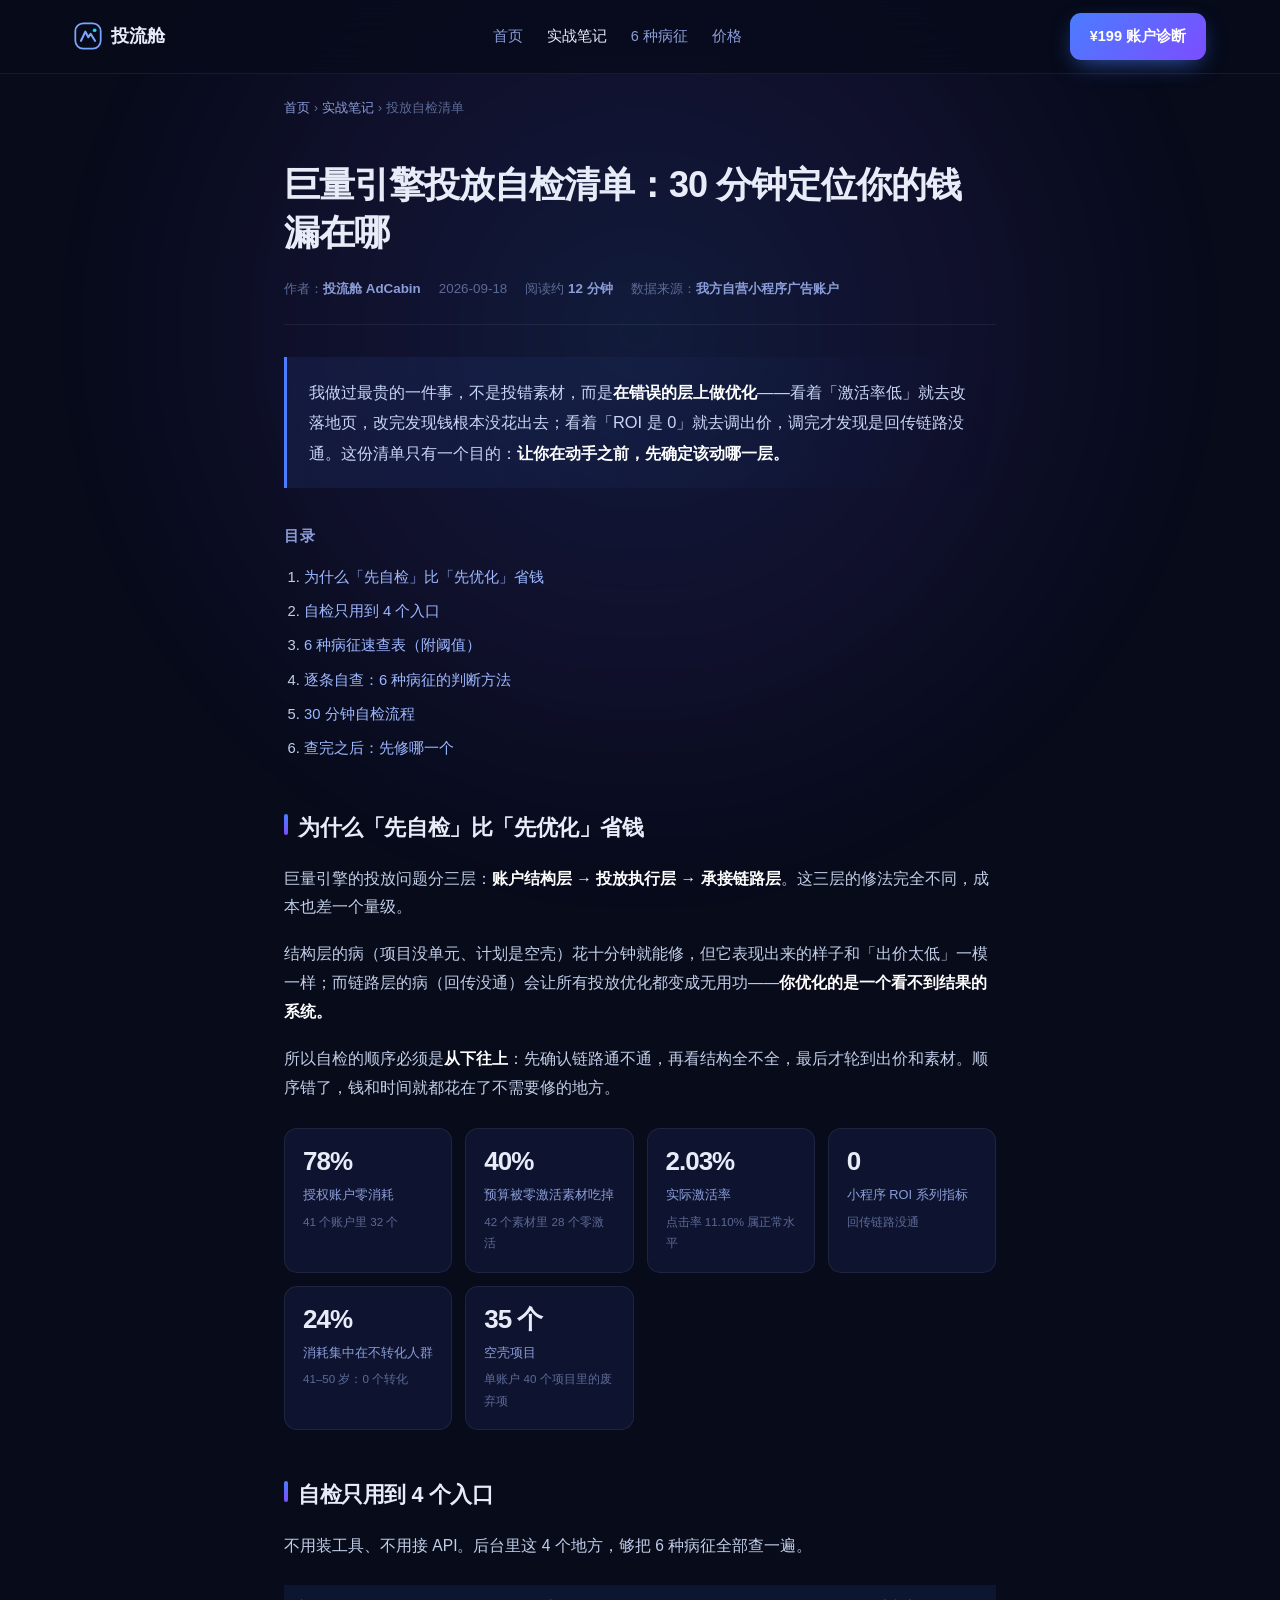
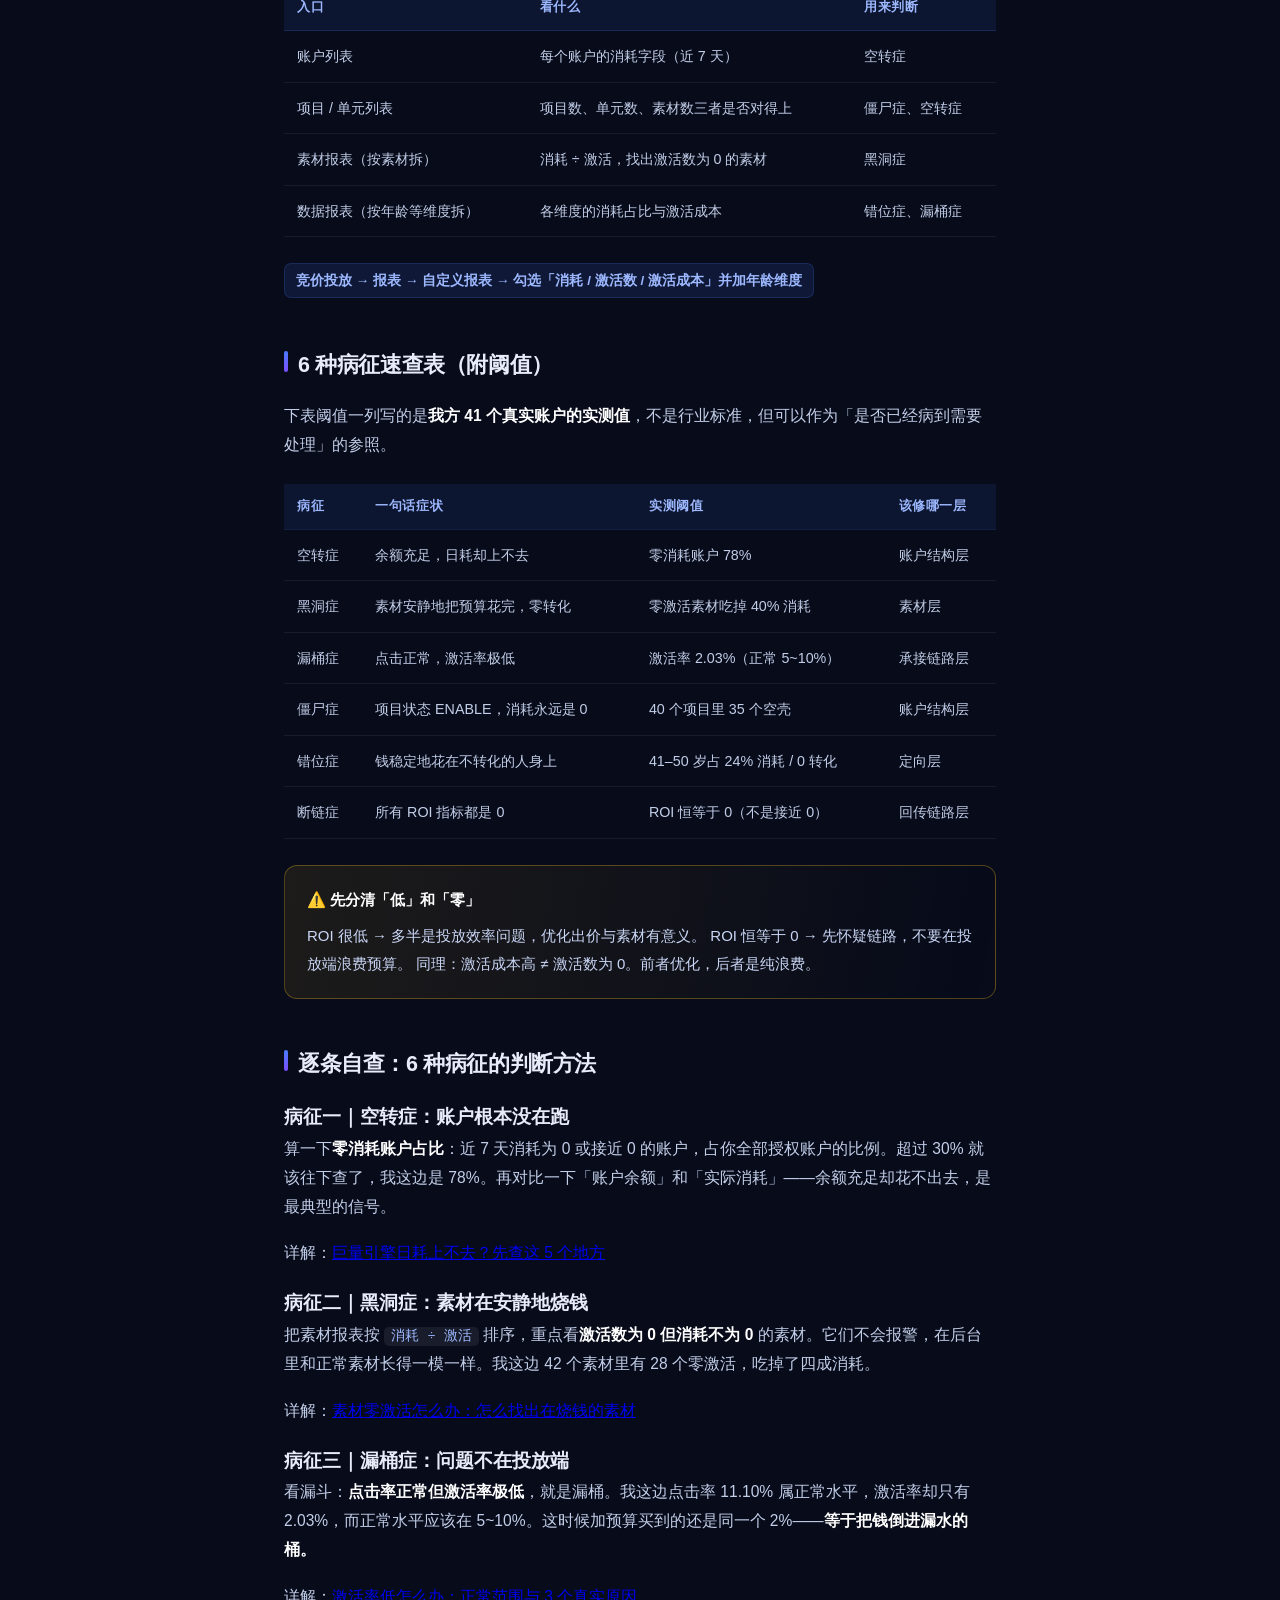
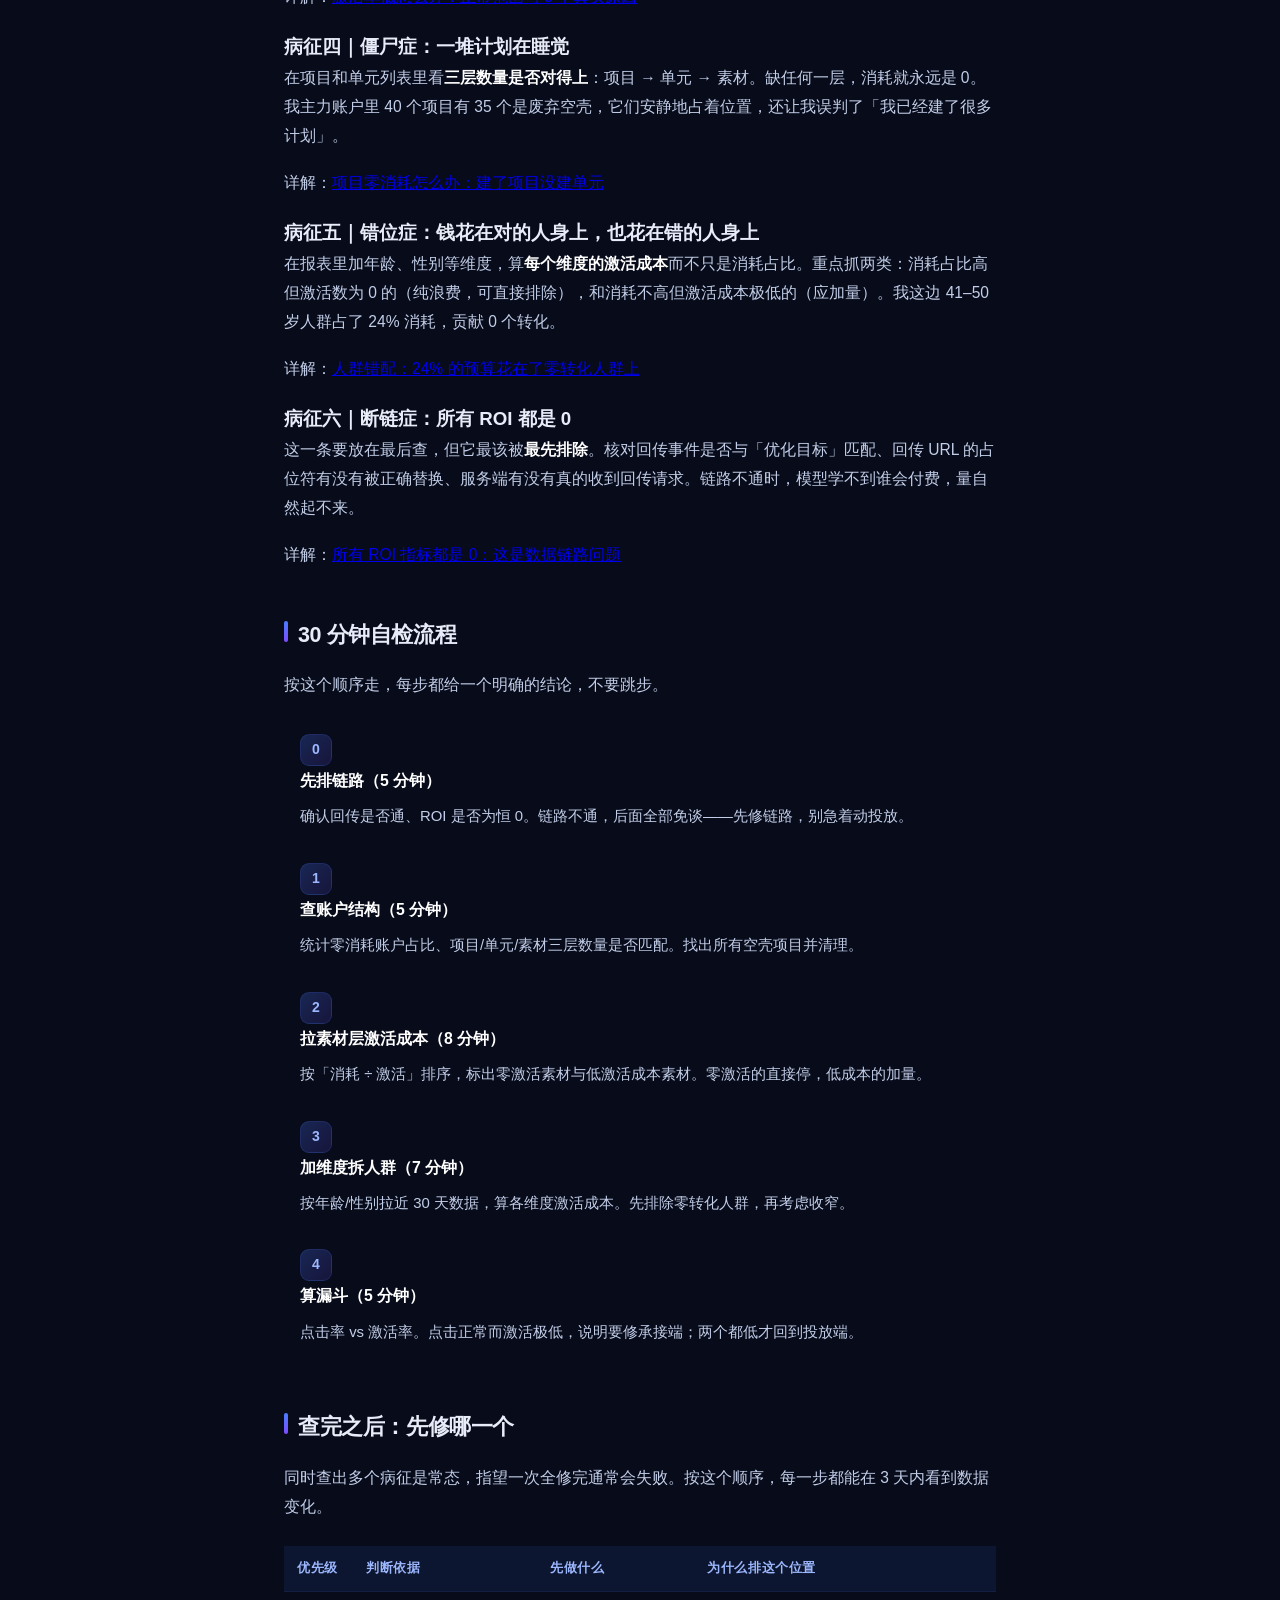
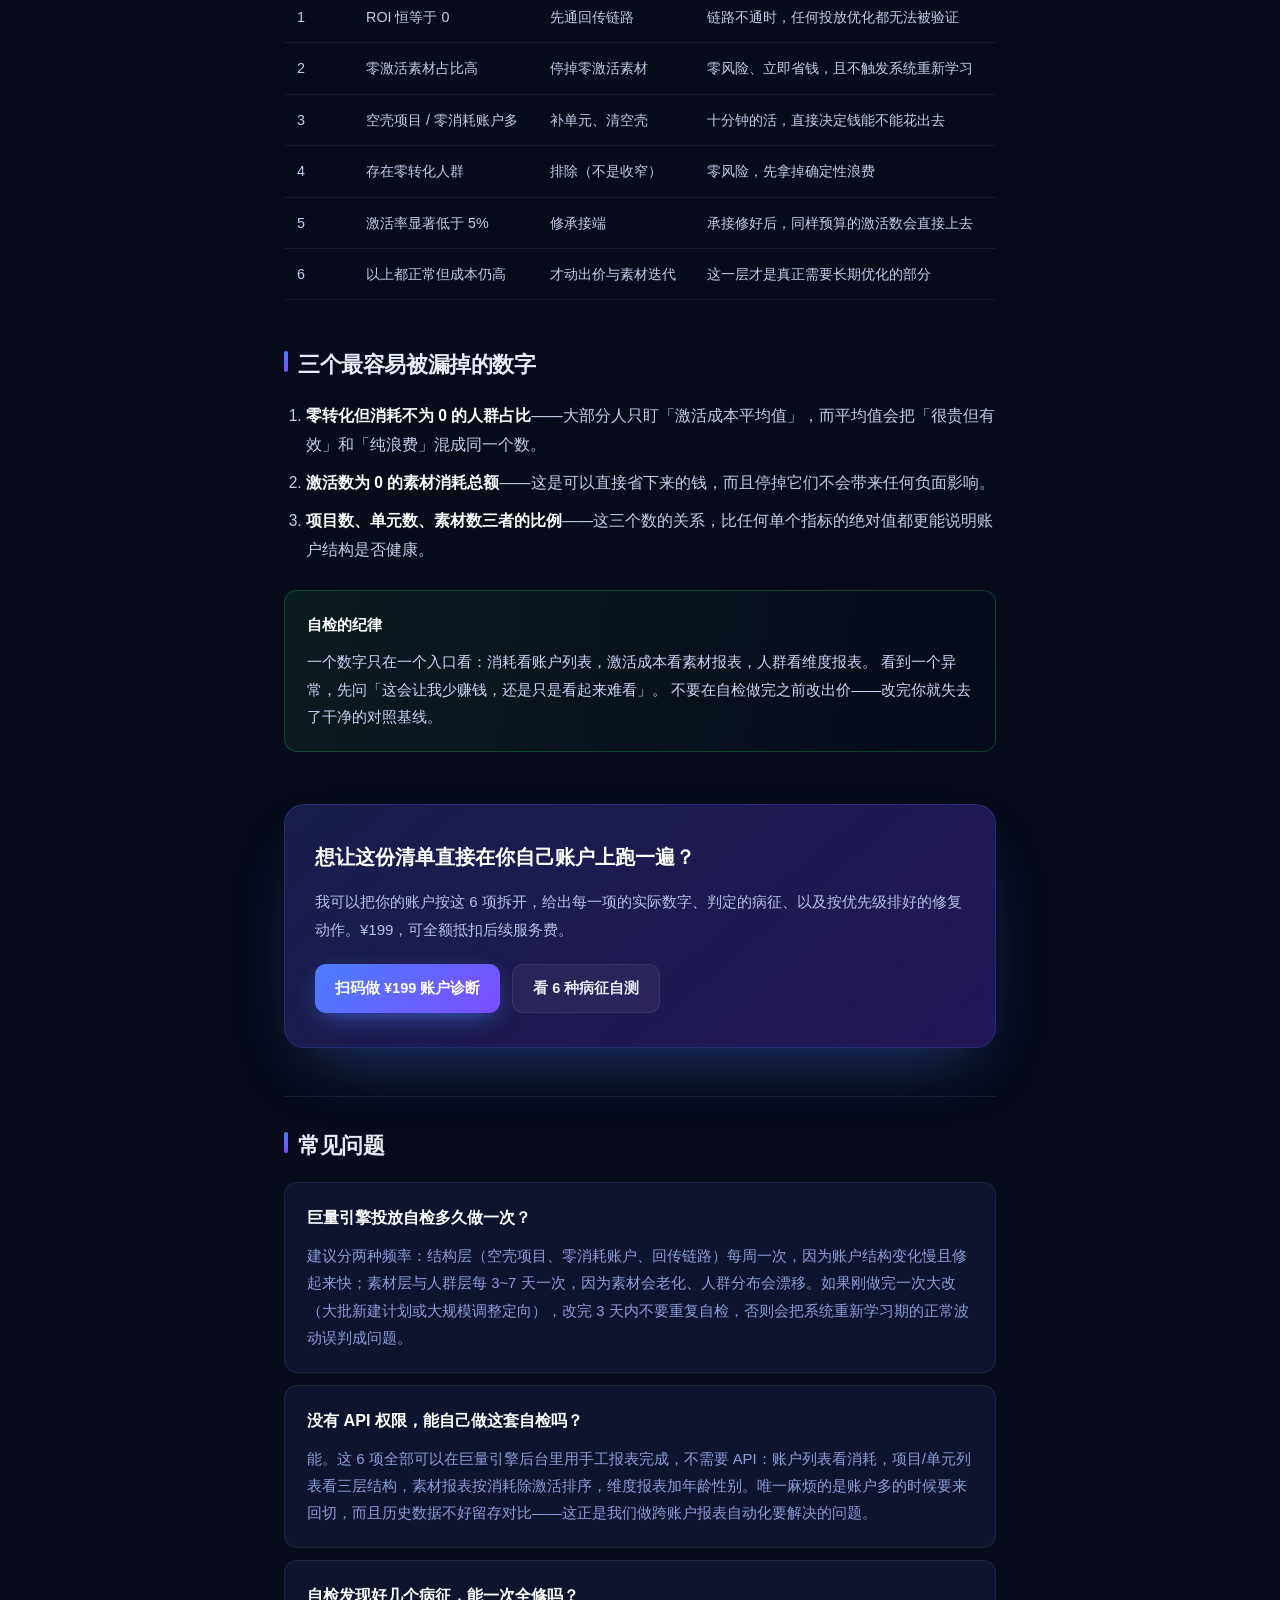
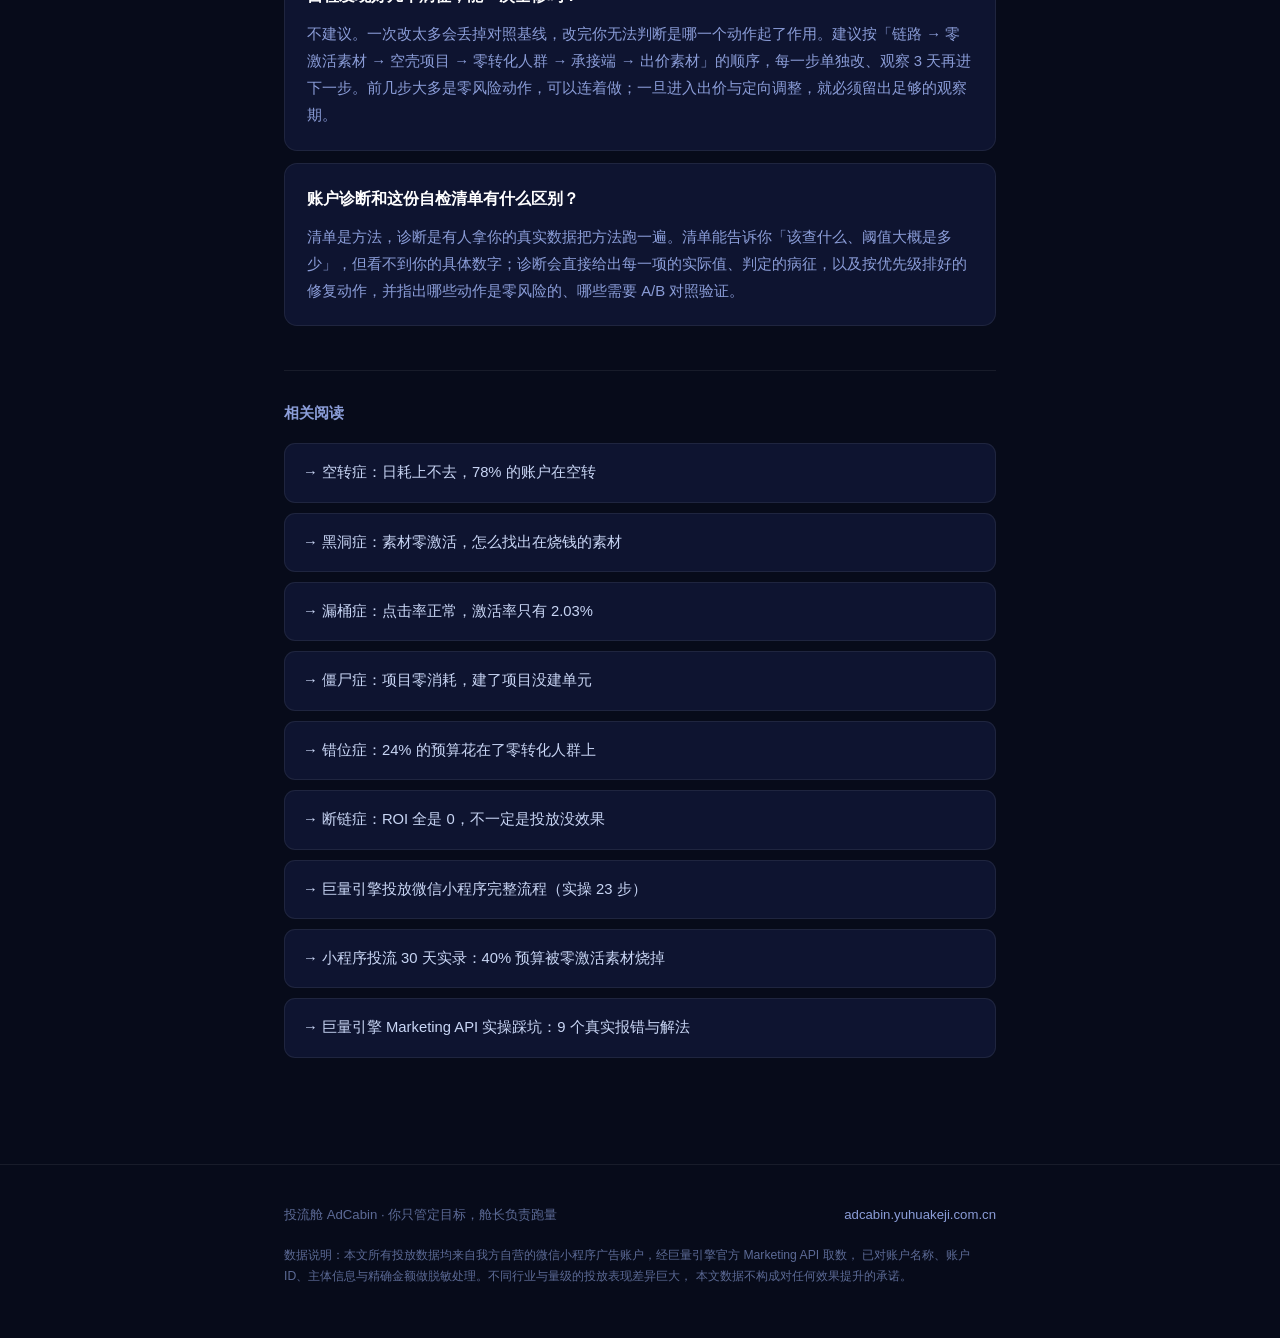
<file: blog/juliang-toulou-zijian-qingdan.html>
<!DOCTYPE html>
<html lang="zh-CN">
<head>
<meta charset="UTF-8">
<meta name="viewport" content="width=device-width, initial-scale=1.0">
<title>巨量引擎投放自检清单：6 种病征，30 分钟查完（附阈值表）｜投流舱</title>
<meta name="description" content="一张能直接照着做的巨量引擎投放自检清单：6 种病征、每一项都给判断阈值和该修哪一层，全部数字来自 41 个真实授权账户。附 30 分钟自检流程与修复优先级排序。">
<meta name="keywords" content="巨量引擎投放自检清单,巨量广告账户诊断,巨量引擎投放数据怎么看,广告投放体检表,巨量引擎投流复盘,小程序投流自检,巨量引擎账户优化,巨量引擎零消耗,广告预算浪费">
<meta name="author" content="投流舱 AdCabin">
<meta name="robots" content="index,follow,max-image-preview:large">
<link rel="canonical" href="https://adcabin.yuhuakeji.com.cn/blog/juliang-toulou-zijian-qingdan.html">
<!-- GEO：显式声明同一篇内容的 Markdown 纯净版与全站 llms.txt。
     约定俗成是 AI 爬虫直接去猜 /page.html.md，显式声明比让它猜更稳。 -->
<link rel="alternate" type="text/markdown" href="juliang-toulou-zijian-qingdan.html.md" title="本文的 Markdown 纯净版（供 AI 直接读取）">
<link rel="alternate" type="text/plain" href="/llms.txt" title="llms.txt：全站内容索引（供 AI 直接读取）">

<meta property="og:type" content="article">
<meta property="og:site_name" content="投流舱 AdCabin">
<meta property="og:title" content="巨量引擎投放自检清单：6 种病征，30 分钟查完">
<meta property="og:description" content="6 种病征 + 判断阈值 + 该修哪一层，全部来自 41 个真实授权账户的取数。">
<meta property="og:url" content="https://adcabin.yuhuakeji.com.cn/blog/juliang-toulou-zijian-qingdan.html">
<meta property="og:image" content="https://adcabin.yuhuakeji.com.cn/blog/assets/og/juliang-toulou-zijian-qingdan.png">
<meta property="og:image:width" content="1200">
<meta property="og:image:height" content="630">
<meta property="og:image:alt" content="巨量引擎投放自检清单：6 种病征，30 分钟查完">
<meta name="twitter:card" content="summary_large_image">
<meta name="twitter:image" content="https://adcabin.yuhuakeji.com.cn/blog/assets/og/juliang-toulou-zijian-qingdan.png">
<meta name="theme-color" content="#070B1A">

<script type="application/ld+json">
{
  "@context": "https://schema.org",
  "@graph": [
    {
      "@type": "Article",
      "headline": "巨量引擎投放自检清单：30 分钟定位你的钱漏在哪",
      "description": "一张能直接照着做的巨量引擎投放自检清单：6 种病征、每一项都给判断阈值和该修哪一层，全部数字来自 41 个真实授权账户。附 30 分钟自检流程与修复优先级排序。",
      "author": {
        "@type": "Organization",
        "name": "投流舱 AdCabin",
        "url": "https://adcabin.yuhuakeji.com.cn/"
      },
      "publisher": {
        "@type": "Organization",
        "name": "投流舱 AdCabin",
        "url": "https://adcabin.yuhuakeji.com.cn/"
      },
      "datePublished": "2026-09-18",
      "dateModified": "2026-09-18",
      "inLanguage": "zh-CN",
      "mainEntityOfPage": {
        "@type": "WebPage",
        "@id": "https://adcabin.yuhuakeji.com.cn/blog/juliang-toulou-zijian-qingdan.html"
      },
      "image": {
        "@type": "ImageObject",
        "url": "https://adcabin.yuhuakeji.com.cn/blog/assets/og/juliang-toulou-zijian-qingdan.png",
        "width": 1200,
        "height": 630
      },
      "wordCount": 1160,
      "articleSection": "实战笔记",
      "keywords": "巨量引擎投放自检清单,巨量广告账户诊断,巨量引擎投放数据怎么看,广告投放体检表,巨量引擎投流复盘,小程序投流自检,巨量引擎账户优化,巨量引擎零消耗,广告预算浪费",
      "isAccessibleForFree": true
    },
    {
      "@type": "BreadcrumbList",
      "itemListElement": [
        {
          "@type": "ListItem",
          "position": 1,
          "name": "首页",
          "item": "https://adcabin.yuhuakeji.com.cn/"
        },
        {
          "@type": "ListItem",
          "position": 2,
          "name": "实战笔记",
          "item": "https://adcabin.yuhuakeji.com.cn/blog/"
        },
        {
          "@type": "ListItem",
          "position": 3,
          "name": "投放自检清单"
        }
      ]
    },
    {
      "@type": "FAQPage",
      "mainEntity": [
        {
          "@type": "Question",
          "name": "巨量引擎投放自检多久做一次？",
          "acceptedAnswer": {
            "@type": "Answer",
            "text": "建议分两种频率：结构层（空壳项目、零消耗账户、回传链路）每周一次，因为账户结构变化慢且修起来快；素材层与人群层每 3~7 天一次，因为素材会老化、人群分布会漂移。如果刚做完一次大改（大批新建计划或大规模调整定向），改完 3 天内不要重复自检，否则会把系统重新学习期的正常波动误判成问题。"
          }
        },
        {
          "@type": "Question",
          "name": "没有 API 权限，能自己做这套自检吗？",
          "acceptedAnswer": {
            "@type": "Answer",
            "text": "能。这 6 项全部可以在巨量引擎后台里用手工报表完成，不需要 API：账户列表看消耗，项目/单元列表看三层结构，素材报表按消耗除激活排序，维度报表加年龄性别。唯一麻烦的是账户多的时候要来回切，而且历史数据不好留存对比——这正是我们做跨账户报表自动化要解决的问题。"
          }
        },
        {
          "@type": "Question",
          "name": "自检发现好几个病征，能一次全修吗？",
          "acceptedAnswer": {
            "@type": "Answer",
            "text": "不建议。一次改太多会丢掉对照基线，改完你无法判断是哪一个动作起了作用。建议按「链路 → 零激活素材 → 空壳项目 → 零转化人群 → 承接端 → 出价素材」的顺序，每一步单独改、观察 3 天再进下一步。前几步大多是零风险动作，可以连着做；一旦进入出价与定向调整，就必须留出足够的观察期。"
          }
        },
        {
          "@type": "Question",
          "name": "账户诊断和这份自检清单有什么区别？",
          "acceptedAnswer": {
            "@type": "Answer",
            "text": "清单是方法，诊断是有人拿你的真实数据把方法跑一遍。清单能告诉你「该查什么、阈值大概是多少」，但看不到你的具体数字；诊断会直接给出每一项的实际值、判定的病征，以及按优先级排好的修复动作，并指出哪些动作是零风险的、哪些需要 A/B 对照验证。"
          }
        }
      ]
    }
  ]
}
</script>

<link rel="stylesheet" href="assets/article.css">
</head>
<body>
<div class="bg-fx"></div>
<div class="wrap">

<nav>
  <div class="nav-in">
    <a href="../" class="logo">
      <svg viewBox="0 0 32 32" fill="none">
        <defs><linearGradient id="lg" x1="0" y1="0" x2="32" y2="32">
          <stop stop-color="#7EA6FF"/><stop offset=".55" stop-color="#4A7DFF"/><stop offset="1" stop-color="#A78BFA"/>
        </linearGradient></defs>
        <rect x="1.5" y="1.5" width="29" height="29" rx="9" stroke="url(#lg)" stroke-width="2"/>
        <path d="M8 21.5 13 11l3.4 6.4L19 13.5l5 8" stroke="url(#lg)" stroke-width="2.4" stroke-linecap="round" stroke-linejoin="round"/>
        <circle cx="23.6" cy="9.4" r="2.1" fill="#22D3EE"/>
      </svg>
      投流舱
    </a>
    <div class="nav-links">
      <a href="../">首页</a>
      <a href="./" class="on">实战笔记</a>
      <a href="../#symptoms">6 种病征</a>
      <a href="../#price">价格</a>
    </div>
    <a href="../#cta" class="btn btn-primary">¥199 账户诊断</a>
  </div>
</nav>

<div class="crumb">
  <a href="../">首页</a> › <a href="./">实战笔记</a> › 投放自检清单
</div>

<article>
  <h1>巨量引擎投放自检清单：30 分钟定位你的钱漏在哪</h1>

  <div class="meta">
    <span>作者：<b>投流舱 AdCabin</b></span>
    <span>2026-09-18</span>
    <span>阅读约 <b>12 分钟</b></span>
    <span>数据来源：<b>我方自营小程序广告账户</b></span>
  </div>

  <div class="lede">我做过最贵的一件事，不是投错素材，而是<strong>在错误的层上做优化</strong>——看着「激活率低」就去改落地页，改完发现钱根本没花出去；看着「ROI 是 0」就去调出价，调完才发现是回传链路没通。这份清单只有一个目的：<strong>让你在动手之前，先确定该动哪一层。</strong></div>

  <div class="toc">
    <h3>目录</h3>
    <ol>
      <li><a href="#why">为什么「先自检」比「先优化」省钱</a></li>
      <li><a href="#entry">自检只用到 4 个入口</a></li>
      <li><a href="#table">6 种病征速查表（附阈值）</a></li>
      <li><a href="#detail">逐条自查：6 种病征的判断方法</a></li>
      <li><a href="#flow">30 分钟自检流程</a></li>
      <li><a href="#priority">查完之后：先修哪一个</a></li>
    </ol>
  </div>

  <h2 id="why">为什么「先自检」比「先优化」省钱</h2>

  <p>巨量引擎的投放问题分三层：<strong>账户结构层 → 投放执行层 → 承接链路层</strong>。这三层的修法完全不同，成本也差一个量级。</p>

  <p>结构层的病（项目没单元、计划是空壳）花十分钟就能修，但它表现出来的样子和「出价太低」一模一样；而链路层的病（回传没通）会让所有投放优化都变成无用功——<strong>你优化的是一个看不到结果的系统。</strong></p>

  <p>所以自检的顺序必须是<strong>从下往上</strong>：先确认链路通不通，再看结构全不全，最后才轮到出价和素材。顺序错了，钱和时间就都花在了不需要修的地方。</p>

  <div class="stats">
    <div class="stat"><div class="v red">78%</div><div class="l">授权账户零消耗</div><div class="x">41 个账户里 32 个</div></div>
    <div class="stat"><div class="v red">40%</div><div class="l">预算被零激活素材吃掉</div><div class="x">42 个素材里 28 个零激活</div></div>
    <div class="stat"><div class="v amber">2.03%</div><div class="l">实际激活率</div><div class="x">点击率 11.10% 属正常水平</div></div>
    <div class="stat"><div class="v red">0</div><div class="l">小程序 ROI 系列指标</div><div class="x">回传链路没通</div></div>
    <div class="stat"><div class="v amber">24%</div><div class="l">消耗集中在不转化人群</div><div class="x">41–50 岁：0 个转化</div></div>
    <div class="stat"><div class="v red">35 个</div><div class="l">空壳项目</div><div class="x">单账户 40 个项目里的废弃项</div></div>
  </div>

  <h2 id="entry">自检只用到 4 个入口</h2>

  <p>不用装工具、不用接 API。后台里这 4 个地方，够把 6 种病征全部查一遍。</p>

  <table>
    <tr><th>入口</th><th>看什么</th><th>用来判断</th></tr>
    <tr><td>账户列表</td><td>每个账户的消耗字段（近 7 天）</td><td>空转症</td></tr>
    <tr><td>项目 / 单元列表</td><td>项目数、单元数、素材数三者是否对得上</td><td>僵尸症、空转症</td></tr>
    <tr><td>素材报表（按素材拆）</td><td>消耗 ÷ 激活，找出激活数为 0 的素材</td><td>黑洞症</td></tr>
    <tr><td>数据报表（按年龄等维度拆）</td><td>各维度的消耗占比与激活成本</td><td>错位症、漏桶症</td></tr>
  </table>

  <p><span class="path">竞价投放 → 报表 → 自定义报表 → 勾选「消耗 / 激活数 / 激活成本」并加年龄维度</span></p>

  <h2 id="table">6 种病征速查表（附阈值）</h2>

  <p>下表阈值一列写的是<strong>我方 41 个真实账户的实测值</strong>，不是行业标准，但可以作为「是否已经病到需要处理」的参照。</p>

  <table>
    <tr><th>病征</th><th>一句话症状</th><th>实测阈值</th><th>该修哪一层</th></tr>
    <tr><td>空转症</td><td>余额充足，日耗却上不去</td><td>零消耗账户 78%</td><td>账户结构层</td></tr>
    <tr><td>黑洞症</td><td>素材安静地把预算花完，零转化</td><td>零激活素材吃掉 40% 消耗</td><td>素材层</td></tr>
    <tr><td>漏桶症</td><td>点击正常，激活率极低</td><td>激活率 2.03%（正常 5~10%）</td><td>承接链路层</td></tr>
    <tr><td>僵尸症</td><td>项目状态 ENABLE，消耗永远是 0</td><td>40 个项目里 35 个空壳</td><td>账户结构层</td></tr>
    <tr><td>错位症</td><td>钱稳定地花在不转化的人身上</td><td>41–50 岁占 24% 消耗 / 0 转化</td><td>定向层</td></tr>
    <tr><td>断链症</td><td>所有 ROI 指标都是 0</td><td>ROI 恒等于 0（不是接近 0）</td><td>回传链路层</td></tr>
  </table>

  <div class="box warn">
    <span class="t">⚠️ 先分清「低」和「零」</span>
    ROI 很低 → 多半是投放效率问题，优化出价与素材有意义。
    ROI 恒等于 0 → 先怀疑链路，不要在投放端浪费预算。
    同理：激活成本高 ≠ 激活数为 0。前者优化，后者是纯浪费。
  </div>

  <h2 id="detail">逐条自查：6 种病征的判断方法</h2>

  <h3>病征一｜空转症：账户根本没在跑</h3>

  <p>算一下<strong>零消耗账户占比</strong>：近 7 天消耗为 0 或接近 0 的账户，占你全部授权账户的比例。超过 30% 就该往下查了，我这边是 78%。再对比一下「账户余额」和「实际消耗」——余额充足却花不出去，是最典型的信号。</p>

  <p>详解：<a href="juliang-rihao-shangbuqu.html">巨量引擎日耗上不去？先查这 5 个地方</a></p>

  <h3>病征二｜黑洞症：素材在安静地烧钱</h3>

  <p>把素材报表按 <code>消耗 ÷ 激活</code> 排序，重点看<strong>激活数为 0 但消耗不为 0</strong> 的素材。它们不会报警，在后台里和正常素材长得一模一样。我这边 42 个素材里有 28 个零激活，吃掉了四成消耗。</p>

  <p>详解：<a href="juliang-sucai-lingjihuo.html">素材零激活怎么办：怎么找出在烧钱的素材</a></p>

  <h3>病征三｜漏桶症：问题不在投放端</h3>

  <p>看漏斗：<strong>点击率正常但激活率极低</strong>，就是漏桶。我这边点击率 11.10% 属正常水平，激活率却只有 2.03%，而正常水平应该在 5~10%。这时候加预算买到的还是同一个 2%——<strong>等于把钱倒进漏水的桶。</strong></p>

  <p>详解：<a href="juliang-jihuo-lv-di.html">激活率低怎么办：正常范围与 3 个真实原因</a></p>

  <h3>病征四｜僵尸症：一堆计划在睡觉</h3>

  <p>在项目和单元列表里看<strong>三层数量是否对得上</strong>：项目 → 单元 → 素材。缺任何一层，消耗就永远是 0。我主力账户里 40 个项目有 35 个是废弃空壳，它们安静地占着位置，还让我误判了「我已经建了很多计划」。</p>

  <p>详解：<a href="juliang-xiangmu-lingxiaohao.html">项目零消耗怎么办：建了项目没建单元</a></p>

  <h3>病征五｜错位症：钱花在对的人身上，也花在错的人身上</h3>

  <p>在报表里加年龄、性别等维度，算<strong>每个维度的激活成本</strong>而不只是消耗占比。重点抓两类：消耗占比高但激活数为 0 的（纯浪费，可直接排除），和消耗不高但激活成本极低的（应加量）。我这边 41–50 岁人群占了 24% 消耗，贡献 0 个转化。</p>

  <p>详解：<a href="juliang-renqun-cuoqei.html">人群错配：24% 的预算花在了零转化人群上</a></p>

  <h3>病征六｜断链症：所有 ROI 都是 0</h3>

  <p>这一条要放在最后查，但它最该被<strong>最先排除</strong>。核对回传事件是否与「优化目标」匹配、回传 URL 的占位符有没有被正确替换、服务端有没有真的收到回传请求。链路不通时，模型学不到谁会付费，量自然起不来。</p>

  <p>详解：<a href="juliang-roi-wei-0.html">所有 ROI 指标都是 0：这是数据链路问题</a></p>

  <h2 id="flow">30 分钟自检流程</h2>

  <p>按这个顺序走，每步都给一个明确的结论，不要跳步。</p>

  <div class="step"><div class="n">0</div><div class="c"><h4>先排链路（5 分钟）</h4><p>确认回传是否通、ROI 是否为恒 0。链路不通，后面全部免谈——先修链路，别急着动投放。</p></div></div>

  <div class="step"><div class="n">1</div><div class="c"><h4>查账户结构（5 分钟）</h4><p>统计零消耗账户占比、项目/单元/素材三层数量是否匹配。找出所有空壳项目并清理。</p></div></div>

  <div class="step"><div class="n">2</div><div class="c"><h4>拉素材层激活成本（8 分钟）</h4><p>按「消耗 ÷ 激活」排序，标出零激活素材与低激活成本素材。零激活的直接停，低成本的加量。</p></div></div>

  <div class="step"><div class="n">3</div><div class="c"><h4>加维度拆人群（7 分钟）</h4><p>按年龄/性别拉近 30 天数据，算各维度激活成本。先排除零转化人群，再考虑收窄。</p></div></div>

  <div class="step"><div class="n">4</div><div class="c"><h4>算漏斗（5 分钟）</h4><p>点击率 vs 激活率。点击正常而激活极低，说明要修承接端；两个都低才回到投放端。</p></div></div>

  <h2 id="priority">查完之后：先修哪一个</h2>

  <p>同时查出多个病征是常态，指望一次全修完通常会失败。按这个顺序，每一步都能在 3 天内看到数据变化。</p>

  <table>
    <tr><th>优先级</th><th>判断依据</th><th>先做什么</th><th>为什么排这个位置</th></tr>
    <tr><td>1</td><td>ROI 恒等于 0</td><td>先通回传链路</td><td>链路不通时，任何投放优化都无法被验证</td></tr>
    <tr><td>2</td><td>零激活素材占比高</td><td>停掉零激活素材</td><td>零风险、立即省钱，且不触发系统重新学习</td></tr>
    <tr><td>3</td><td>空壳项目 / 零消耗账户多</td><td>补单元、清空壳</td><td>十分钟的活，直接决定钱能不能花出去</td></tr>
    <tr><td>4</td><td>存在零转化人群</td><td>排除（不是收窄）</td><td>零风险，先拿掉确定性浪费</td></tr>
    <tr><td>5</td><td>激活率显著低于 5%</td><td>修承接端</td><td>承接修好后，同样预算的激活数会直接上去</td></tr>
    <tr><td>6</td><td>以上都正常但成本仍高</td><td>才动出价与素材迭代</td><td>这一层才是真正需要长期优化的部分</td></tr>
  </table>

  <h2 id="three">三个最容易被漏掉的数字</h2>

  <ol>
    <li><strong>零转化但消耗不为 0 的人群占比</strong>——大部分人只盯「激活成本平均值」，而平均值会把「很贵但有效」和「纯浪费」混成同一个数。</li>
    <li><strong>激活数为 0 的素材消耗总额</strong>——这是可以直接省下来的钱，而且停掉它们不会带来任何负面影响。</li>
    <li><strong>项目数、单元数、素材数三者的比例</strong>——这三个数的关系，比任何单个指标的绝对值都更能说明账户结构是否健康。</li>
  </ol>

  <div class="box key">
    <span class="t">自检的纪律</span>
    一个数字只在一个入口看：消耗看账户列表，激活成本看素材报表，人群看维度报表。
    看到一个异常，先问「这会让我少赚钱，还是只是看起来难看」。
    不要在自检做完之前改出价——改完你就失去了干净的对照基线。
  </div>

  <div class="cta">
    <h3>想让这份清单直接在你自己账户上跑一遍？</h3>
    <p>我可以把你的账户按这 6 项拆开，给出每一项的实际数字、判定的病征、以及按优先级排好的修复动作。¥199，可全额抵扣后续服务费。</p>
    <div class="row">
      <a href="../#cta" class="btn btn-primary">扫码做 ¥199 账户诊断</a>
      <a href="../#symptoms" class="btn btn-ghost">看 6 种病征自测</a>
    </div>
  </div>

  <section class="faq">
    <h2 id="faq">常见问题</h2>
  <div class="qa">
    <h3>巨量引擎投放自检多久做一次？</h3>
    <p>建议分两种频率：结构层（空壳项目、零消耗账户、回传链路）每周一次，因为账户结构变化慢且修起来快；素材层与人群层每 3~7 天一次，因为素材会老化、人群分布会漂移。如果刚做完一次大改（大批新建计划或大规模调整定向），改完 3 天内不要重复自检，否则会把系统重新学习期的正常波动误判成问题。</p>
  </div>
  <div class="qa">
    <h3>没有 API 权限，能自己做这套自检吗？</h3>
    <p>能。这 6 项全部可以在巨量引擎后台里用手工报表完成，不需要 API：账户列表看消耗，项目/单元列表看三层结构，素材报表按消耗除激活排序，维度报表加年龄性别。唯一麻烦的是账户多的时候要来回切，而且历史数据不好留存对比——这正是我们做跨账户报表自动化要解决的问题。</p>
  </div>
  <div class="qa">
    <h3>自检发现好几个病征，能一次全修吗？</h3>
    <p>不建议。一次改太多会丢掉对照基线，改完你无法判断是哪一个动作起了作用。建议按「链路 → 零激活素材 → 空壳项目 → 零转化人群 → 承接端 → 出价素材」的顺序，每一步单独改、观察 3 天再进下一步。前几步大多是零风险动作，可以连着做；一旦进入出价与定向调整，就必须留出足够的观察期。</p>
  </div>
  <div class="qa">
    <h3>账户诊断和这份自检清单有什么区别？</h3>
    <p>清单是方法，诊断是有人拿你的真实数据把方法跑一遍。清单能告诉你「该查什么、阈值大概是多少」，但看不到你的具体数字；诊断会直接给出每一项的实际值、判定的病征，以及按优先级排好的修复动作，并指出哪些动作是零风险的、哪些需要 A/B 对照验证。</p>
  </div>
  </section>

  <div class="related">
    <h3>相关阅读</h3>
    <a href="juliang-rihao-shangbuqu.html">→ 空转症：日耗上不去，78% 的账户在空转</a>
    <a href="juliang-sucai-lingjihuo.html">→ 黑洞症：素材零激活，怎么找出在烧钱的素材</a>
    <a href="juliang-jihuo-lv-di.html">→ 漏桶症：点击率正常，激活率只有 2.03%</a>
    <a href="juliang-xiangmu-lingxiaohao.html">→ 僵尸症：项目零消耗，建了项目没建单元</a>
    <a href="juliang-renqun-cuoqei.html">→ 错位症：24% 的预算花在了零转化人群上</a>
    <a href="juliang-roi-wei-0.html">→ 断链症：ROI 全是 0，不一定是投放没效果</a>
    <a href="juliang-xiaochengxu-toulou-liucheng.html">→ 巨量引擎投放微信小程序完整流程（实操 23 步）</a>
    <a href="xiaochengxu-toulou-30tian.html">→ 小程序投流 30 天实录：40% 预算被零激活素材烧掉</a>
    <a href="juliang-api-keng.html">→ 巨量引擎 Marketing API 实操踩坑：9 个真实报错与解法</a>
  </div>
</article>

<footer>
  <div class="foot-in">
    <div>投流舱 AdCabin · 你只管定目标，舱长负责跑量</div>
    <div><a href="https://adcabin.yuhuakeji.com.cn/">adcabin.yuhuakeji.com.cn</a></div>
  </div>
  <p class="foot-note">
    数据说明：本文所有投放数据均来自我方自营的微信小程序广告账户，经巨量引擎官方 Marketing API 取数，
    已对账户名称、账户 ID、主体信息与精确金额做脱敏处理。不同行业与量级的投放表现差异巨大，
    本文数据不构成对任何效果提升的承诺。
  </p>
</footer>

</div>
</body>
</html>
</file>
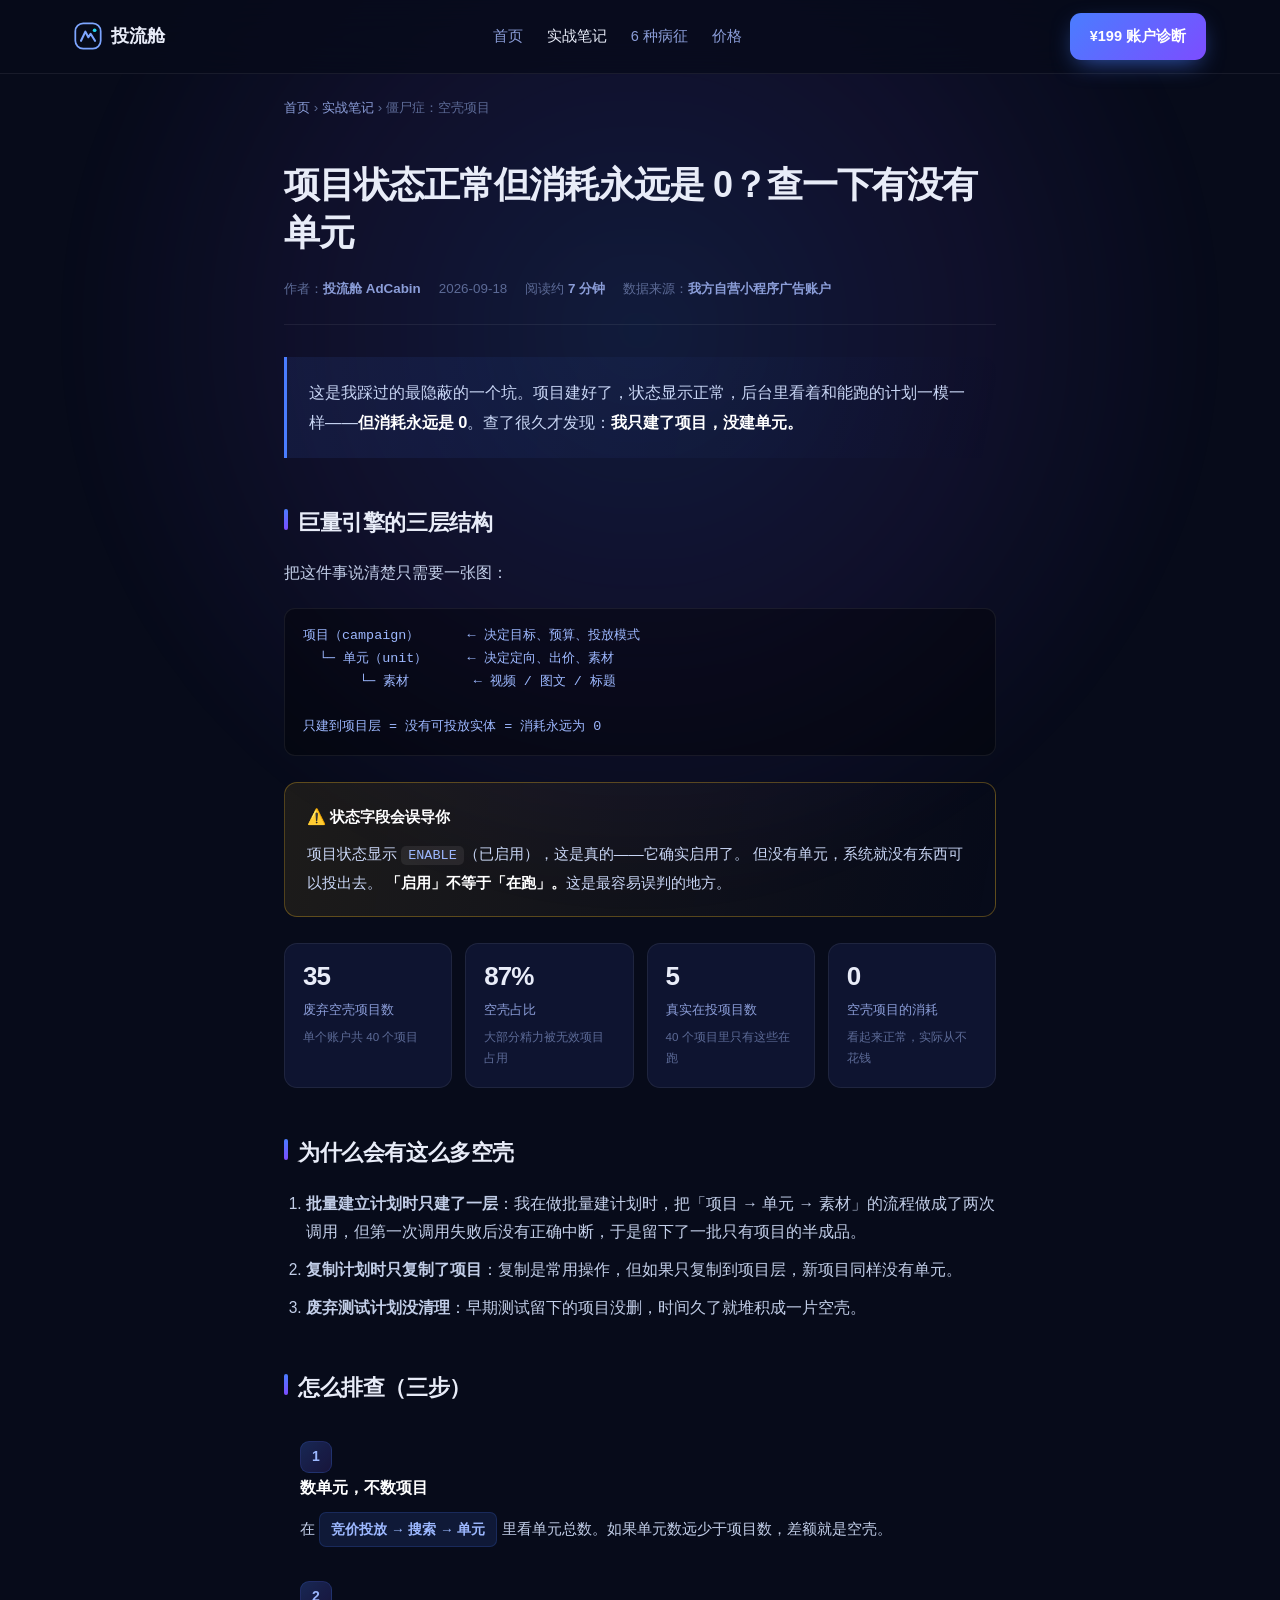
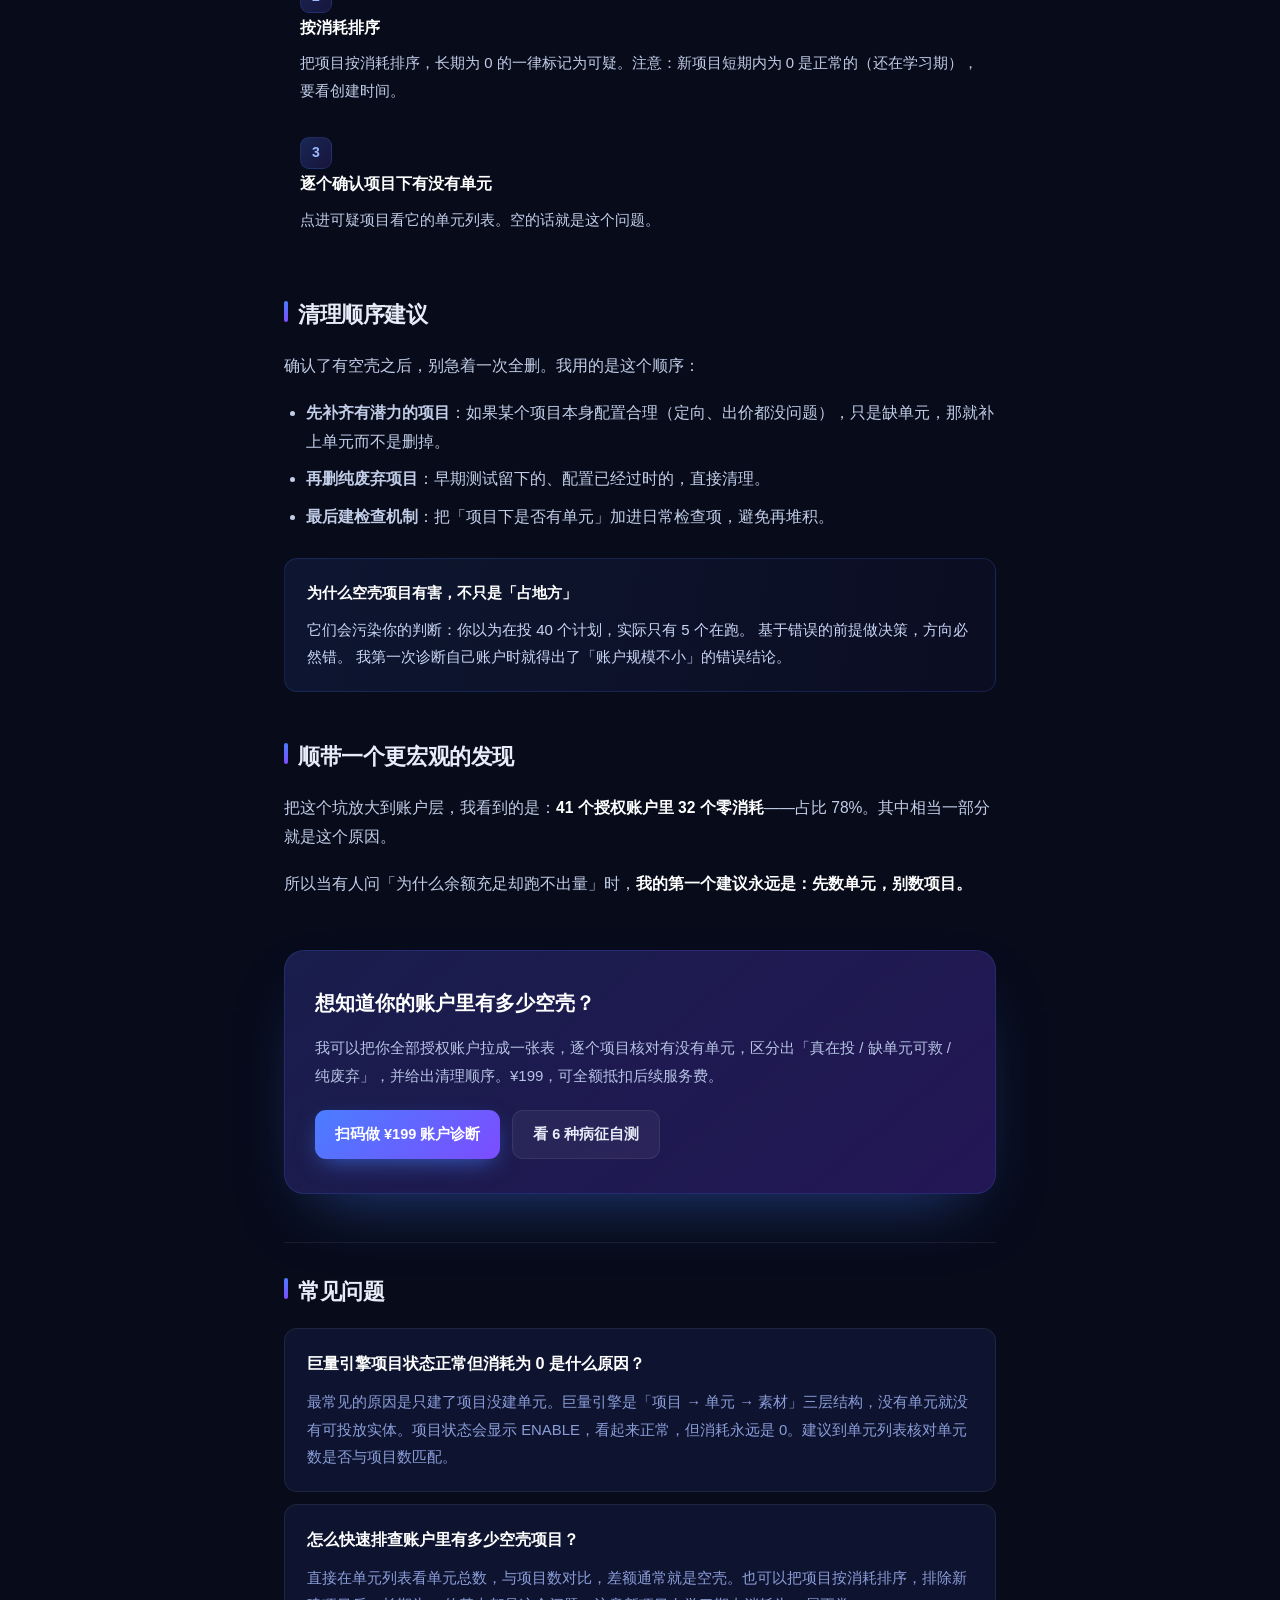
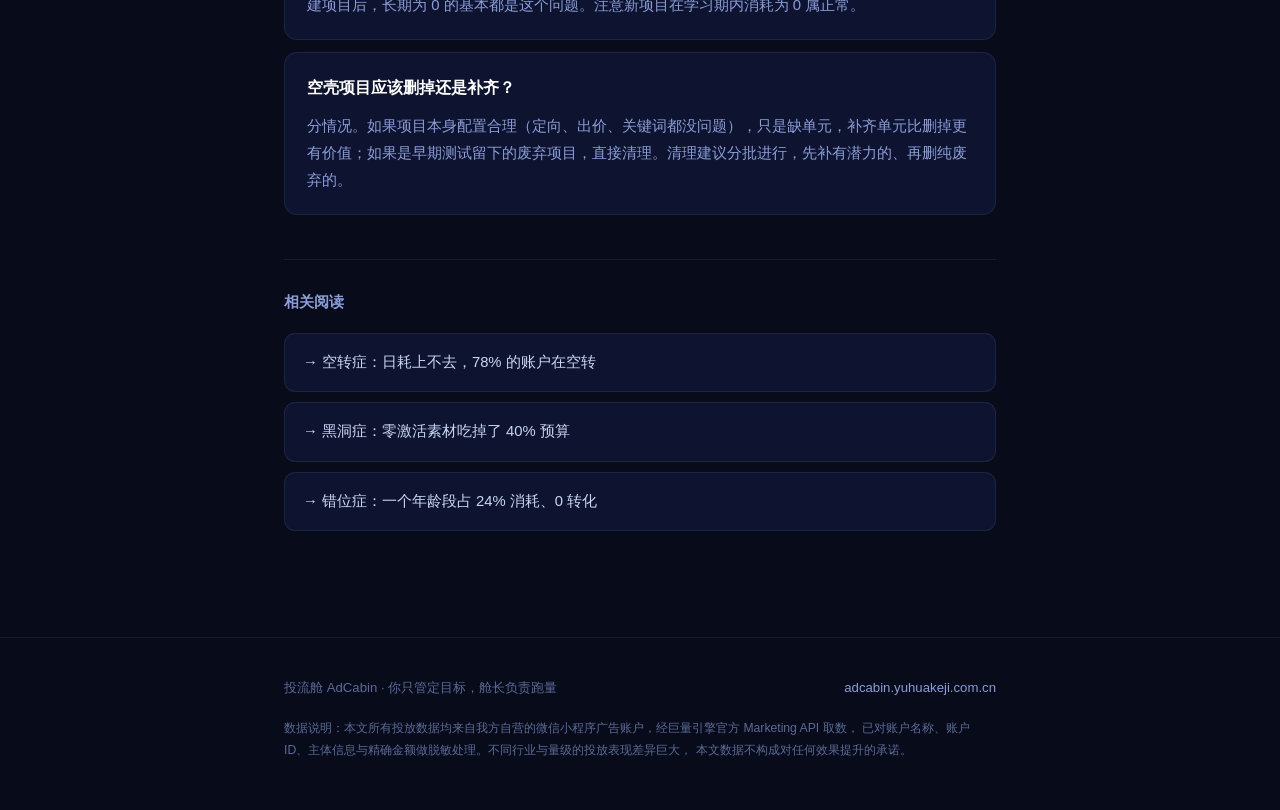
<file: blog/juliang-xiangmu-lingxiaohao.html>
<!DOCTYPE html>
<html lang="zh-CN">
<head>
<meta charset="UTF-8">
<meta name="viewport" content="width=device-width, initial-scale=1.0">
<title>巨量引擎项目不消耗：40 个项目里 35 个是空壳｜投流舱</title>
<meta name="description" content="巨量引擎是「项目 → 单元 → 素材」三层结构，只建了项目没建单元就没有可投放实体。我那个账户 40 个项目里 35 个是废弃空壳，项目状态显示 ENABLE 却永不消耗。附排查方法与批量清理顺序。">
<meta name="keywords" content="巨量引擎项目不消耗,巨量引擎计划零消耗,建了项目没消耗,巨量引擎投放单元,巨量引擎计划不跑,巨量广告零消耗">
<meta name="author" content="投流舱 AdCabin">
<meta name="robots" content="index,follow,max-image-preview:large">
<link rel="canonical" href="https://adcabin.yuhuakeji.com.cn/blog/juliang-xiangmu-lingxiaohao.html">
<!-- GEO：显式声明同一篇内容的 Markdown 纯净版与全站 llms.txt。
     约定俗成是 AI 爬虫直接去猜 /page.html.md，显式声明比让它猜更稳。 -->
<link rel="alternate" type="text/markdown" href="juliang-xiangmu-lingxiaohao.html.md" title="本文的 Markdown 纯净版（供 AI 直接读取）">
<link rel="alternate" type="text/plain" href="/llms.txt" title="llms.txt：全站内容索引（供 AI 直接读取）">

<meta property="og:type" content="article">
<meta property="og:site_name" content="投流舱 AdCabin">
<meta property="og:title" content="项目 ENABLE 但消耗永远是 0？查有没有单元">
<meta property="og:description" content="巨量是三层结构，缺一层就投不出去。40 个项目里 35 个是空壳。">
<meta property="og:url" content="https://adcabin.yuhuakeji.com.cn/blog/juliang-xiangmu-lingxiaohao.html">
<meta property="og:image" content="https://adcabin.yuhuakeji.com.cn/blog/assets/og/juliang-xiangmu-lingxiaohao.png">
<meta property="og:image:width" content="1200">
<meta property="og:image:height" content="630">
<meta property="og:image:alt" content="项目 ENABLE 但消耗永远是 0？查有没有单元">
<meta name="twitter:card" content="summary_large_image">
<meta name="twitter:image" content="https://adcabin.yuhuakeji.com.cn/blog/assets/og/juliang-xiangmu-lingxiaohao.png">
<meta name="theme-color" content="#070B1A">

<script type="application/ld+json">
{
  "@context": "https://schema.org",
  "@graph": [
    {
      "@type": "Article",
      "headline": "项目状态正常但消耗永远是 0？查一下有没有单元",
      "description": "巨量引擎是「项目 → 单元 → 素材」三层结构，只建了项目没建单元就没有可投放实体。我那个账户 40 个项目里 35 个是废弃空壳，项目状态显示 ENABLE 却永不消耗。附排查方法与批量清理顺序。",
      "author": {
        "@type": "Organization",
        "name": "投流舱 AdCabin",
        "url": "https://adcabin.yuhuakeji.com.cn/"
      },
      "publisher": {
        "@type": "Organization",
        "name": "投流舱 AdCabin",
        "url": "https://adcabin.yuhuakeji.com.cn/"
      },
      "datePublished": "2026-09-18",
      "dateModified": "2026-09-18",
      "inLanguage": "zh-CN",
      "mainEntityOfPage": {
        "@type": "WebPage",
        "@id": "https://adcabin.yuhuakeji.com.cn/blog/juliang-xiangmu-lingxiaohao.html"
      },
      "image": {
        "@type": "ImageObject",
        "url": "https://adcabin.yuhuakeji.com.cn/blog/assets/og/juliang-xiangmu-lingxiaohao.png",
        "width": 1200,
        "height": 630
      },
      "wordCount": 220,
      "articleSection": "实战笔记",
      "keywords": "巨量引擎项目不消耗,巨量引擎计划零消耗,建了项目没消耗,巨量引擎投放单元,巨量引擎计划不跑,巨量广告零消耗",
      "isAccessibleForFree": true
    },
    {
      "@type": "BreadcrumbList",
      "itemListElement": [
        {
          "@type": "ListItem",
          "position": 1,
          "name": "首页",
          "item": "https://adcabin.yuhuakeji.com.cn/"
        },
        {
          "@type": "ListItem",
          "position": 2,
          "name": "实战笔记",
          "item": "https://adcabin.yuhuakeji.com.cn/blog/"
        },
        {
          "@type": "ListItem",
          "position": 3,
          "name": "僵尸症：空壳项目"
        }
      ]
    },
    {
      "@type": "FAQPage",
      "mainEntity": [
        {
          "@type": "Question",
          "name": "巨量引擎项目状态正常但消耗为 0 是什么原因？",
          "acceptedAnswer": {
            "@type": "Answer",
            "text": "最常见的原因是只建了项目没建单元。巨量引擎是「项目 → 单元 → 素材」三层结构，没有单元就没有可投放实体。项目状态会显示 ENABLE，看起来正常，但消耗永远是 0。建议到单元列表核对单元数是否与项目数匹配。"
          }
        },
        {
          "@type": "Question",
          "name": "怎么快速排查账户里有多少空壳项目？",
          "acceptedAnswer": {
            "@type": "Answer",
            "text": "直接在单元列表看单元总数，与项目数对比，差额通常就是空壳。也可以把项目按消耗排序，排除新建项目后，长期为 0 的基本都是这个问题。注意新项目在学习期内消耗为 0 属正常。"
          }
        },
        {
          "@type": "Question",
          "name": "空壳项目应该删掉还是补齐？",
          "acceptedAnswer": {
            "@type": "Answer",
            "text": "分情况。如果项目本身配置合理（定向、出价、关键词都没问题），只是缺单元，补齐单元比删掉更有价值；如果是早期测试留下的废弃项目，直接清理。清理建议分批进行，先补有潜力的、再删纯废弃的。"
          }
        }
      ]
    }
  ]
}
</script>

<link rel="stylesheet" href="assets/article.css">
</head>
<body>
<div class="bg-fx"></div>
<div class="wrap">

<nav>
  <div class="nav-in">
    <a href="../" class="logo">
      <svg viewBox="0 0 32 32" fill="none">
        <defs><linearGradient id="lg" x1="0" y1="0" x2="32" y2="32">
          <stop stop-color="#7EA6FF"/><stop offset=".55" stop-color="#4A7DFF"/><stop offset="1" stop-color="#A78BFA"/>
        </linearGradient></defs>
        <rect x="1.5" y="1.5" width="29" height="29" rx="9" stroke="url(#lg)" stroke-width="2"/>
        <path d="M8 21.5 13 11l3.4 6.4L19 13.5l5 8" stroke="url(#lg)" stroke-width="2.4" stroke-linecap="round" stroke-linejoin="round"/>
        <circle cx="23.6" cy="9.4" r="2.1" fill="#22D3EE"/>
      </svg>
      投流舱
    </a>
    <div class="nav-links">
      <a href="../">首页</a>
      <a href="./" class="on">实战笔记</a>
      <a href="../#symptoms">6 种病征</a>
      <a href="../#price">价格</a>
    </div>
    <a href="../#cta" class="btn btn-primary">¥199 账户诊断</a>
  </div>
</nav>

<div class="crumb">
  <a href="../">首页</a> › <a href="./">实战笔记</a> › 僵尸症：空壳项目
</div>

<article>
  <h1>项目状态正常但消耗永远是 0？查一下有没有单元</h1>

  <div class="meta">
    <span>作者：<b>投流舱 AdCabin</b></span>
    <span>2026-09-18</span>
    <span>阅读约 <b>7 分钟</b></span>
    <span>数据来源：<b>我方自营小程序广告账户</b></span>
  </div>

  <div class="lede">这是我踩过的最隐蔽的一个坑。项目建好了，状态显示正常，后台里看着和能跑的计划一模一样——<strong>但消耗永远是 0</strong>。查了很久才发现：<strong>我只建了项目，没建单元。</strong></div>

  <h2 id="structure">巨量引擎的三层结构</h2>

  <p>把这件事说清楚只需要一张图：</p>

  <pre><code>项目（campaign）      ← 决定目标、预算、投放模式
  └─ 单元（unit）     ← 决定定向、出价、素材
       └─ 素材        ← 视频 / 图文 / 标题

只建到项目层 = 没有可投放实体 = 消耗永远为 0</code></pre>

  <div class="box warn">
    <span class="t">⚠️ 状态字段会误导你</span>
    项目状态显示 <code>ENABLE</code>（已启用），这是真的——它确实启用了。
    但没有单元，系统就没有东西可以投出去。
    <b>「启用」不等于「在跑」。</b>这是最容易误判的地方。
  </div>

  <div class="stats">
    <div class="stat"><div class="v red">35</div><div class="l">废弃空壳项目数</div><div class="x">单个账户共 40 个项目</div></div>
    <div class="stat"><div class="v red">87%</div><div class="l">空壳占比</div><div class="x">大部分精力被无效项目占用</div></div>
    <div class="stat"><div class="v amber">5</div><div class="l">真实在投项目数</div><div class="x">40 个项目里只有这些在跑</div></div>
    <div class="stat"><div class="v red">0</div><div class="l">空壳项目的消耗</div><div class="x">看起来正常，实际从不花钱</div></div>
  </div>

  <h2 id="cause">为什么会有这么多空壳</h2>

  <ol>
    <li><b>批量建立计划时只建了一层</b>：我在做批量建计划时，把「项目 → 单元 → 素材」的流程做成了两次调用，但第一次调用失败后没有正确中断，于是留下了一批只有项目的半成品。</li>
    <li><b>复制计划时只复制了项目</b>：复制是常用操作，但如果只复制到项目层，新项目同样没有单元。</li>
    <li><b>废弃测试计划没清理</b>：早期测试留下的项目没删，时间久了就堆积成一片空壳。</li>
  </ol>

  <h2 id="howto">怎么排查（三步）</h2>

  <div class="step"><div class="n">1</div><div class="c"><h4>数单元，不数项目</h4><p>在 <span class="path">竞价投放 → 搜索 → 单元</span> 里看单元总数。如果单元数远少于项目数，差额就是空壳。</p></div></div>

  <div class="step"><div class="n">2</div><div class="c"><h4>按消耗排序</h4><p>把项目按消耗排序，长期为 0 的一律标记为可疑。注意：新项目短期内为 0 是正常的（还在学习期），要看创建时间。</p></div></div>

  <div class="step"><div class="n">3</div><div class="c"><h4>逐个确认项目下有没有单元</h4><p>点进可疑项目看它的单元列表。空的话就是这个问题。</p></div></div>

  <h2 id="cleanup">清理顺序建议</h2>

  <p>确认了有空壳之后，别急着一次全删。我用的是这个顺序：</p>

  <ul>
    <li><b>先补齐有潜力的项目</b>：如果某个项目本身配置合理（定向、出价都没问题），只是缺单元，那就补上单元而不是删掉。</li>
    <li><b>再删纯废弃项目</b>：早期测试留下的、配置已经过时的，直接清理。</li>
    <li><b>最后建检查机制</b>：把「项目下是否有单元」加进日常检查项，避免再堆积。</li>
  </ul>

  <div class="box">
    <span class="t">为什么空壳项目有害，不只是「占地方」</span>
    它们会污染你的判断：你以为在投 40 个计划，实际只有 5 个在跑。
    基于错误的前提做决策，方向必然错。
    我第一次诊断自己账户时就得出了「账户规模不小」的错误结论。
  </div>

  <h2 id="macro">顺带一个更宏观的发现</h2>

  <p>把这个坑放大到账户层，我看到的是：<strong>41 个授权账户里 32 个零消耗</strong>——占比 78%。其中相当一部分就是这个原因。</p>

  <p>所以当有人问「为什么余额充足却跑不出量」时，<strong>我的第一个建议永远是：先数单元，别数项目。</strong></p>

  <div class="cta">
    <h3>想知道你的账户里有多少空壳？</h3>
    <p>我可以把你全部授权账户拉成一张表，逐个项目核对有没有单元，区分出「真在投 / 缺单元可救 / 纯废弃」，并给出清理顺序。¥199，可全额抵扣后续服务费。</p>
    <div class="row">
      <a href="../#cta" class="btn btn-primary">扫码做 ¥199 账户诊断</a>
      <a href="../#symptoms" class="btn btn-ghost">看 6 种病征自测</a>
    </div>
  </div>

  <section class="faq">
    <h2 id="faq">常见问题</h2>
  <div class="qa">
    <h3>巨量引擎项目状态正常但消耗为 0 是什么原因？</h3>
    <p>最常见的原因是只建了项目没建单元。巨量引擎是「项目 → 单元 → 素材」三层结构，没有单元就没有可投放实体。项目状态会显示 ENABLE，看起来正常，但消耗永远是 0。建议到单元列表核对单元数是否与项目数匹配。</p>
  </div>
  <div class="qa">
    <h3>怎么快速排查账户里有多少空壳项目？</h3>
    <p>直接在单元列表看单元总数，与项目数对比，差额通常就是空壳。也可以把项目按消耗排序，排除新建项目后，长期为 0 的基本都是这个问题。注意新项目在学习期内消耗为 0 属正常。</p>
  </div>
  <div class="qa">
    <h3>空壳项目应该删掉还是补齐？</h3>
    <p>分情况。如果项目本身配置合理（定向、出价、关键词都没问题），只是缺单元，补齐单元比删掉更有价值；如果是早期测试留下的废弃项目，直接清理。清理建议分批进行，先补有潜力的、再删纯废弃的。</p>
  </div>
  </section>

  <div class="related">
    <h3>相关阅读</h3>
    <a href="juliang-rihao-shangbuqu.html">→ 空转症：日耗上不去，78% 的账户在空转</a>
    <a href="juliang-sucai-lingjihuo.html">→ 黑洞症：零激活素材吃掉了 40% 预算</a>
    <a href="juliang-renqun-cuoqei.html">→ 错位症：一个年龄段占 24% 消耗、0 转化</a>
  </div>
</article>

<footer>
  <div class="foot-in">
    <div>投流舱 AdCabin · 你只管定目标，舱长负责跑量</div>
    <div><a href="https://adcabin.yuhuakeji.com.cn/">adcabin.yuhuakeji.com.cn</a></div>
  </div>
  <p class="foot-note">
    数据说明：本文所有投放数据均来自我方自营的微信小程序广告账户，经巨量引擎官方 Marketing API 取数，
    已对账户名称、账户 ID、主体信息与精确金额做脱敏处理。不同行业与量级的投放表现差异巨大，
    本文数据不构成对任何效果提升的承诺。
  </p>
</footer>

</div>
</body>
</html>
</file>
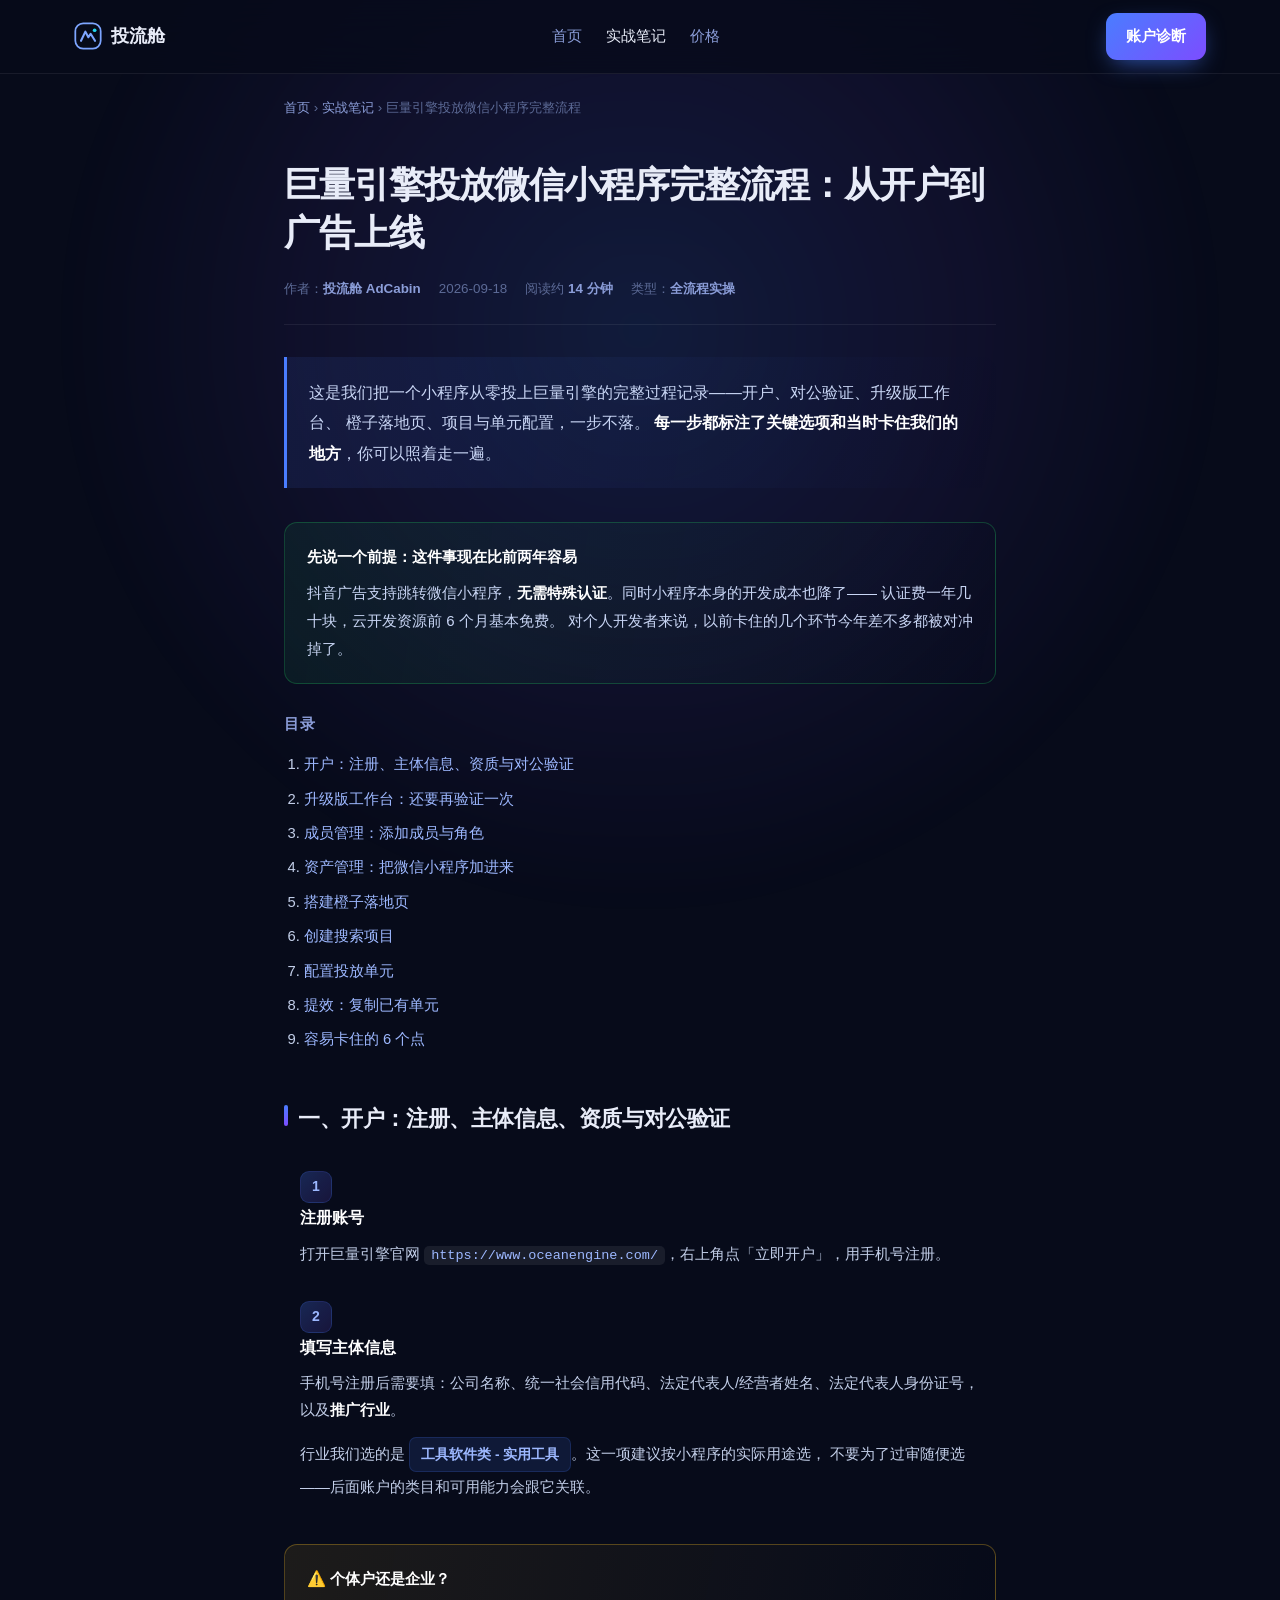
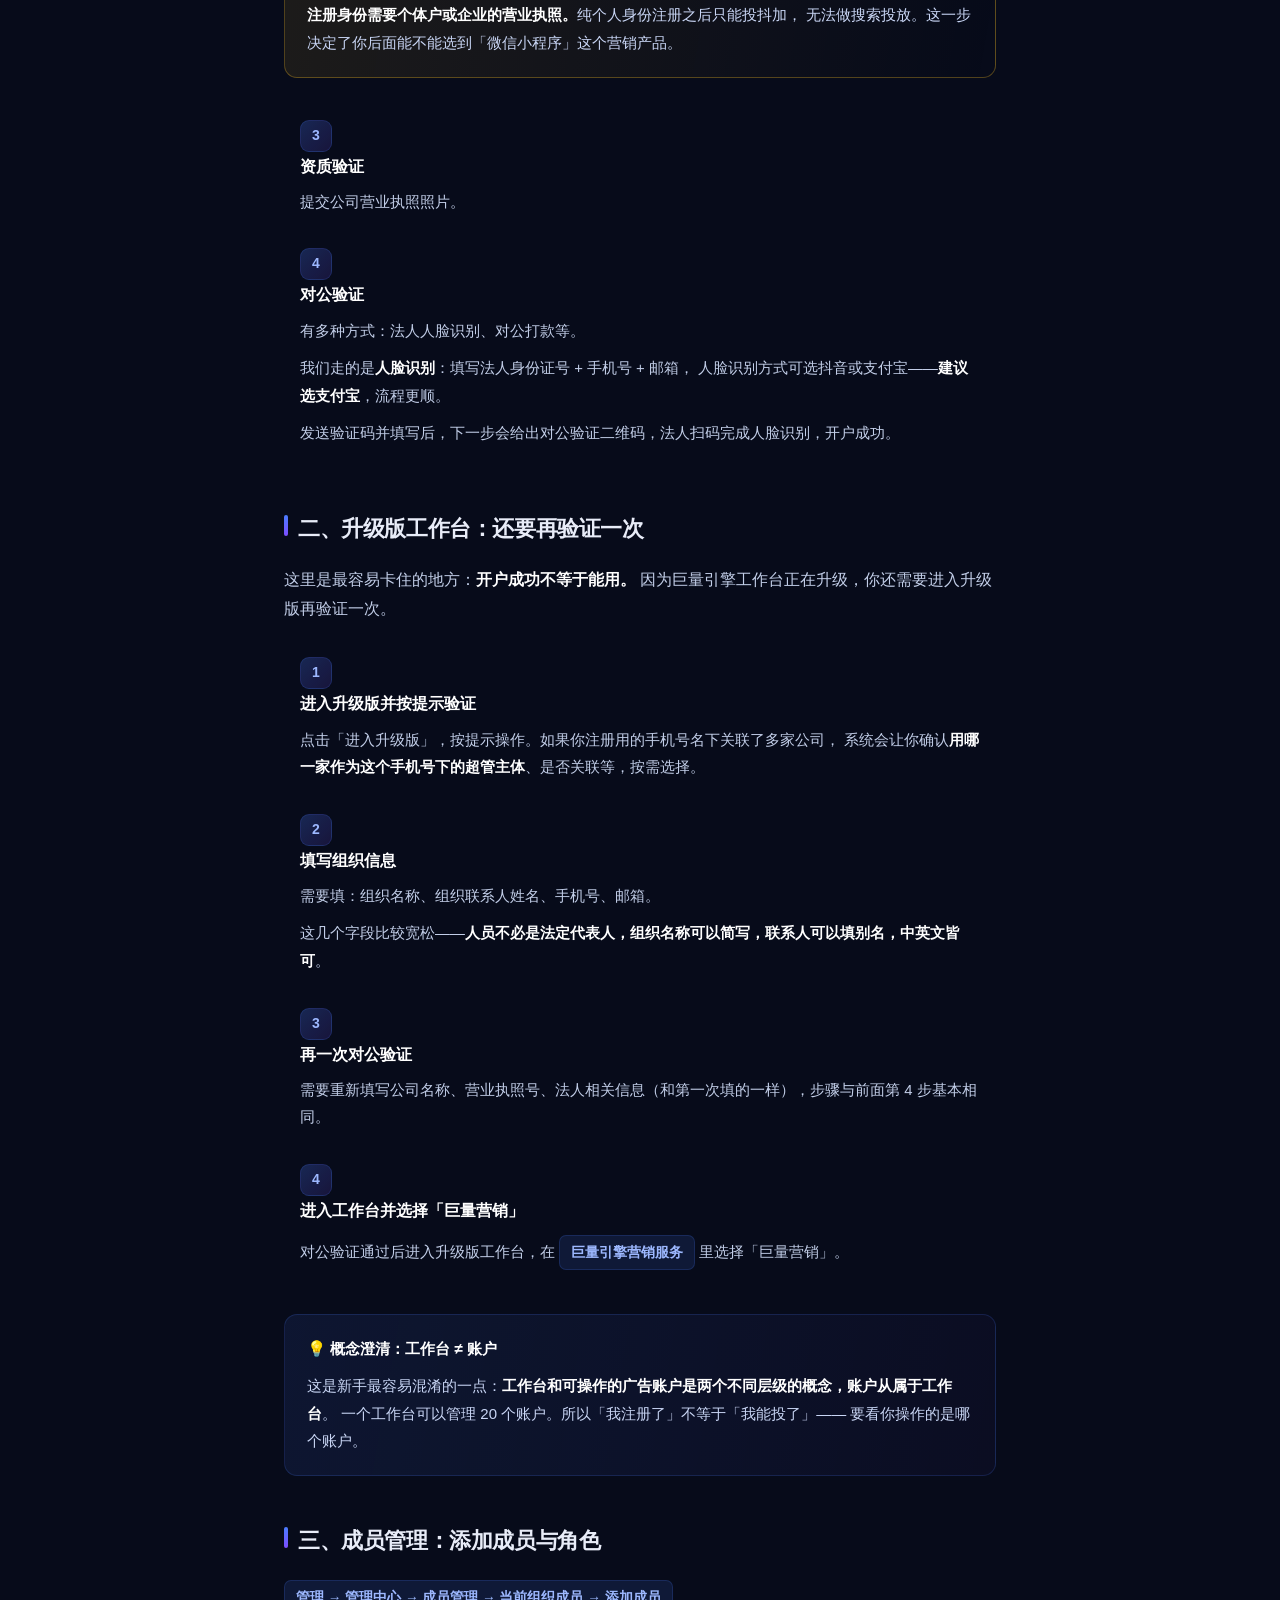
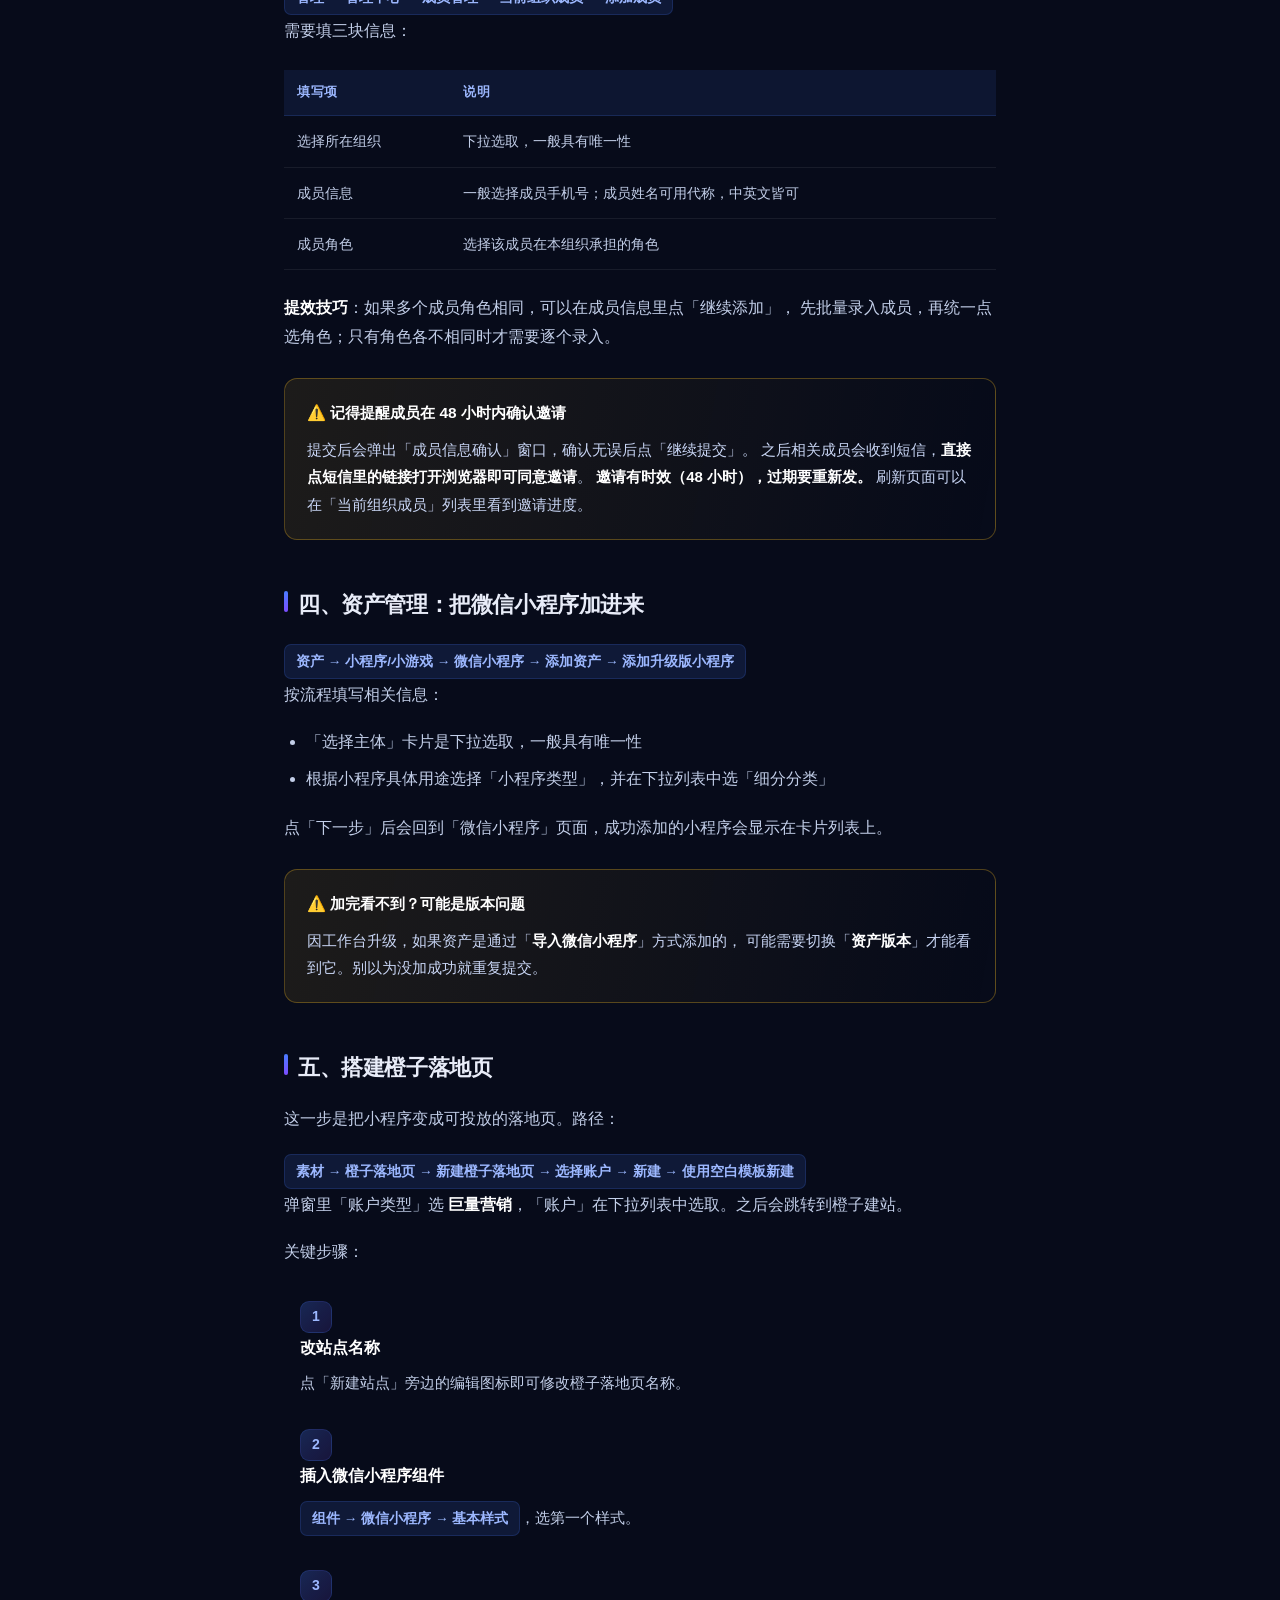
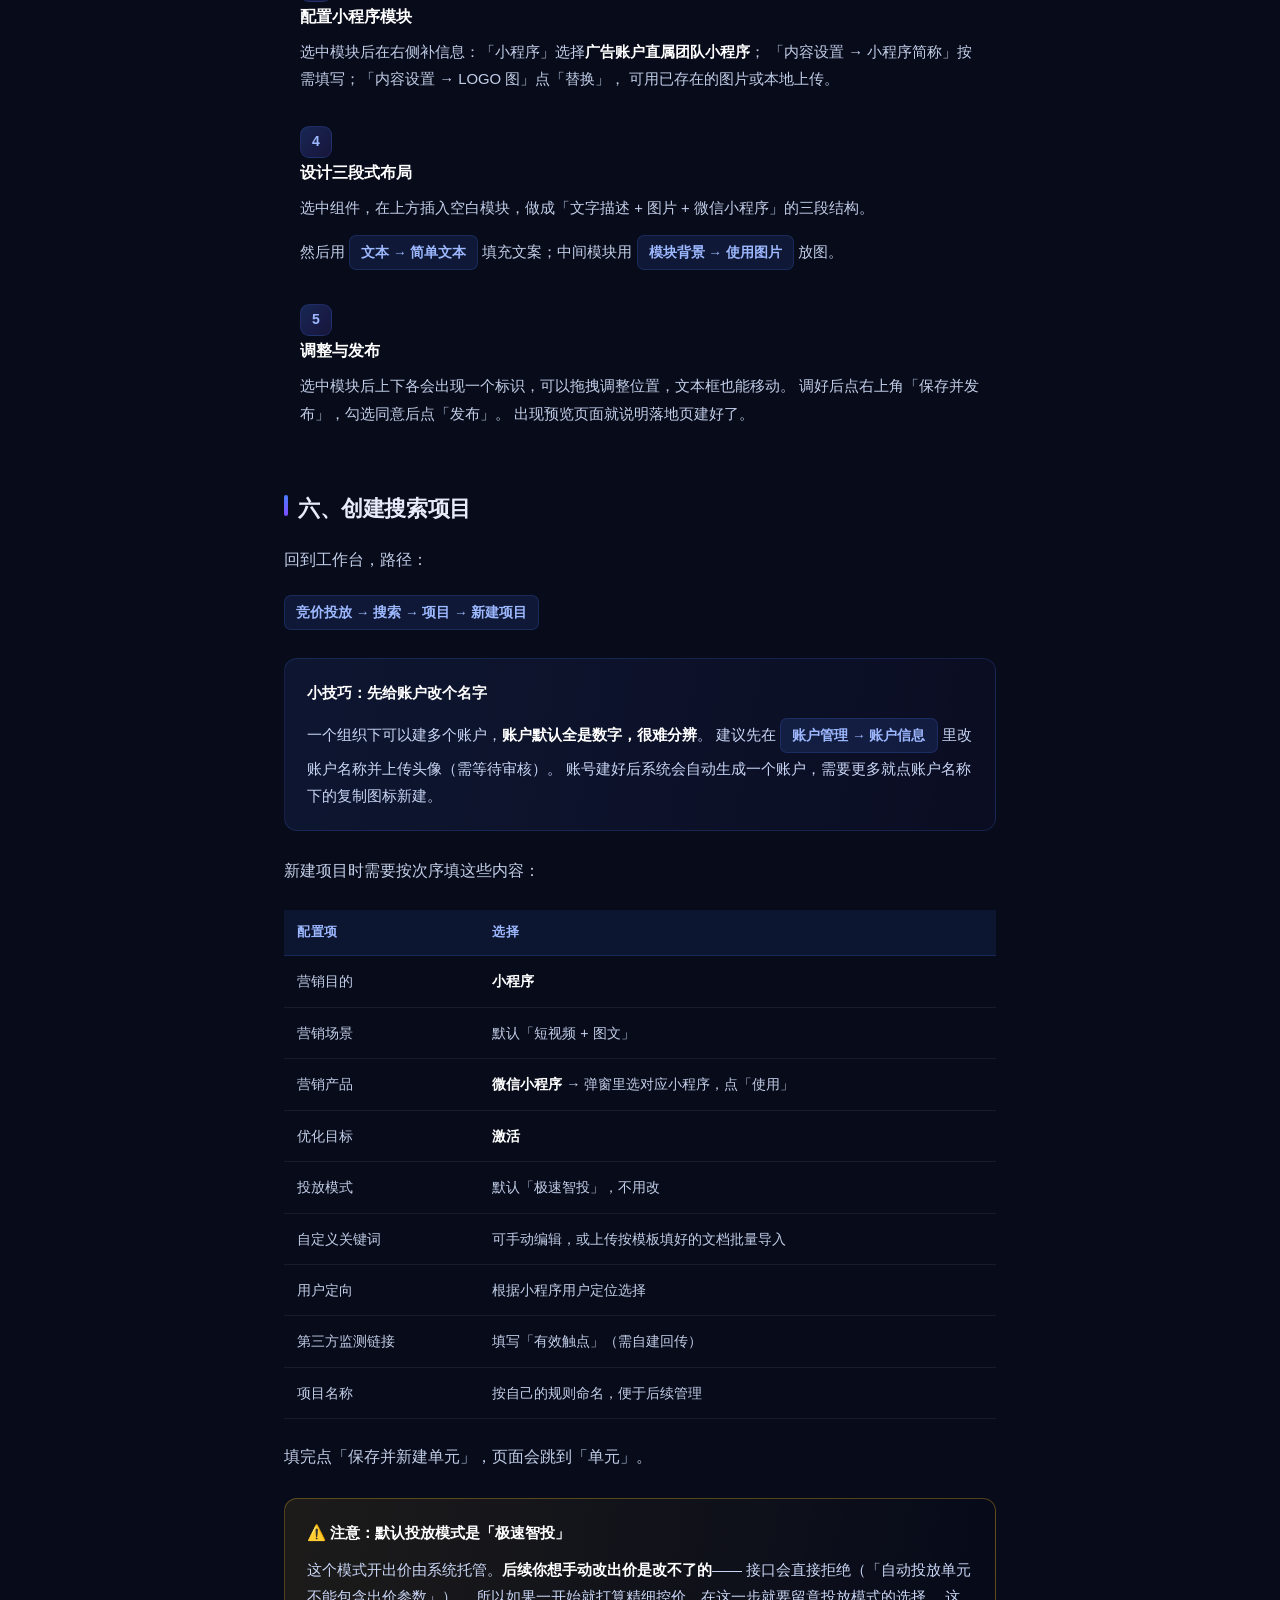
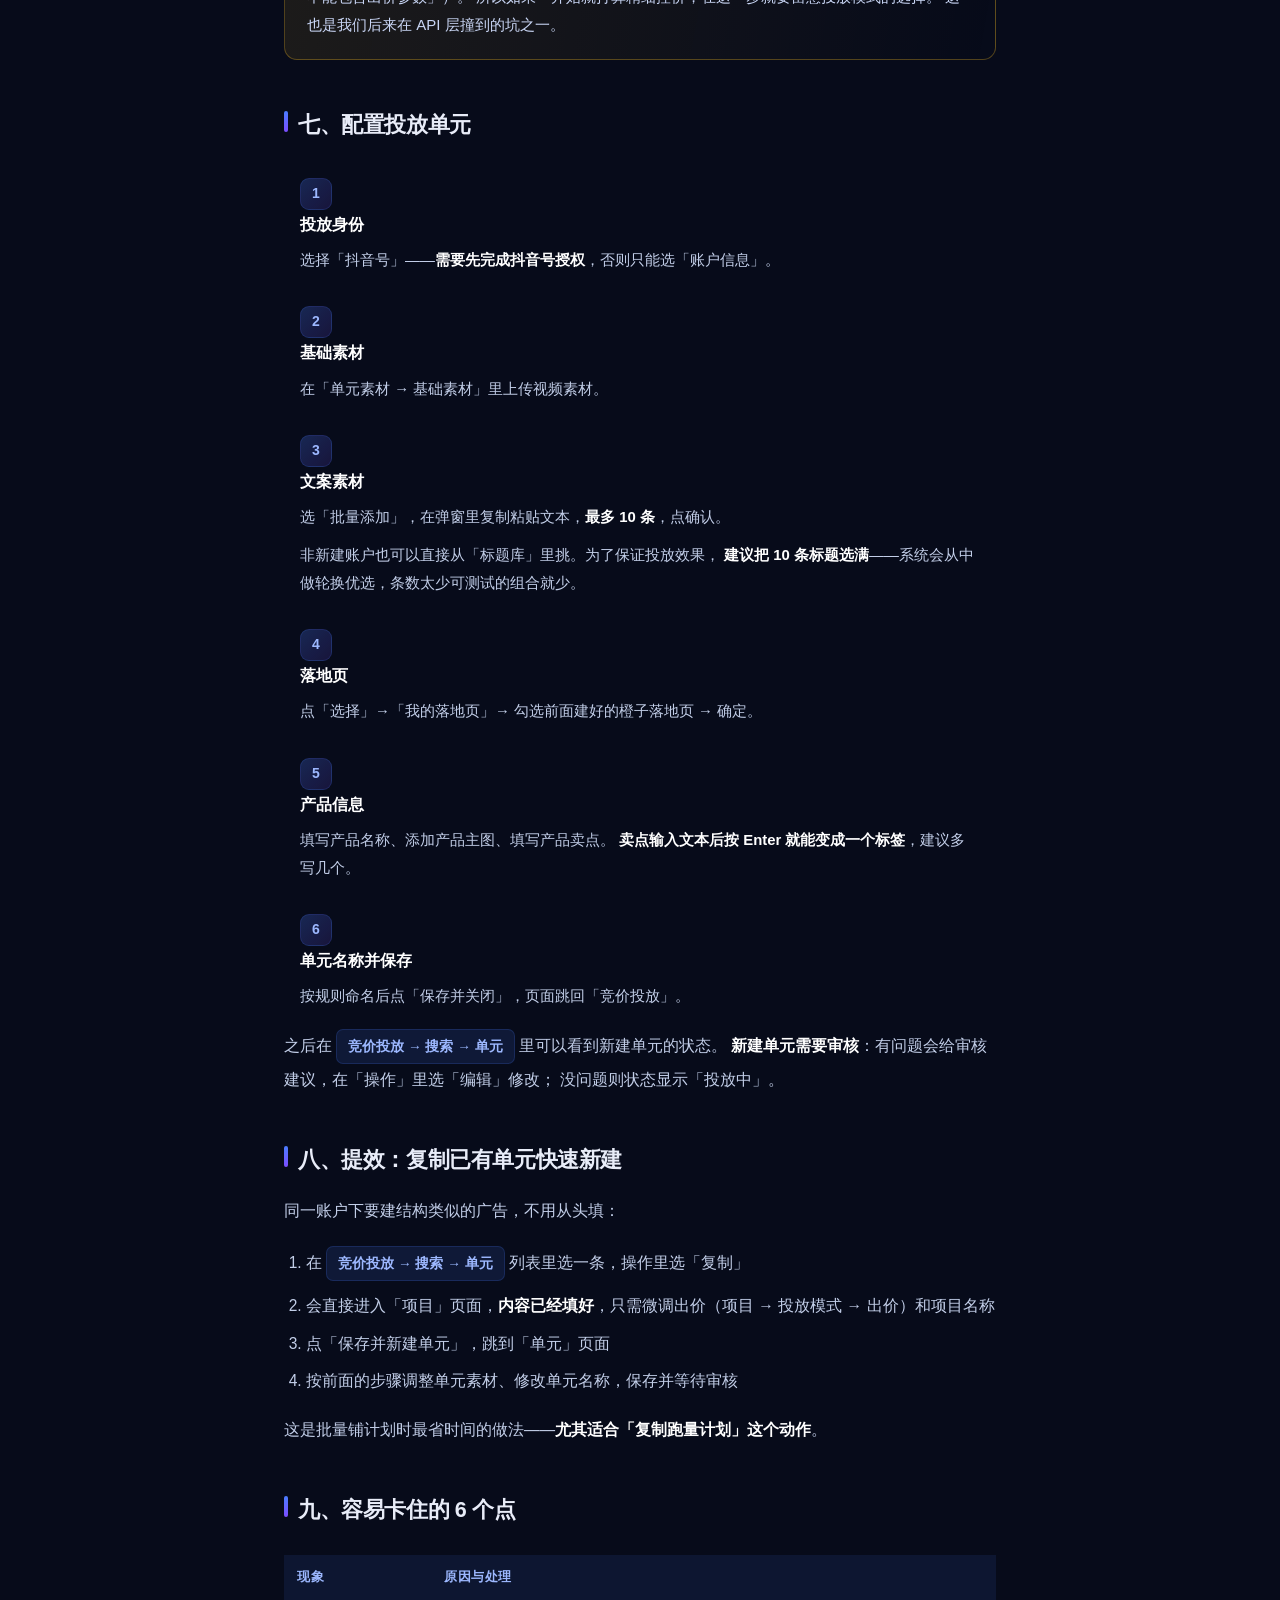
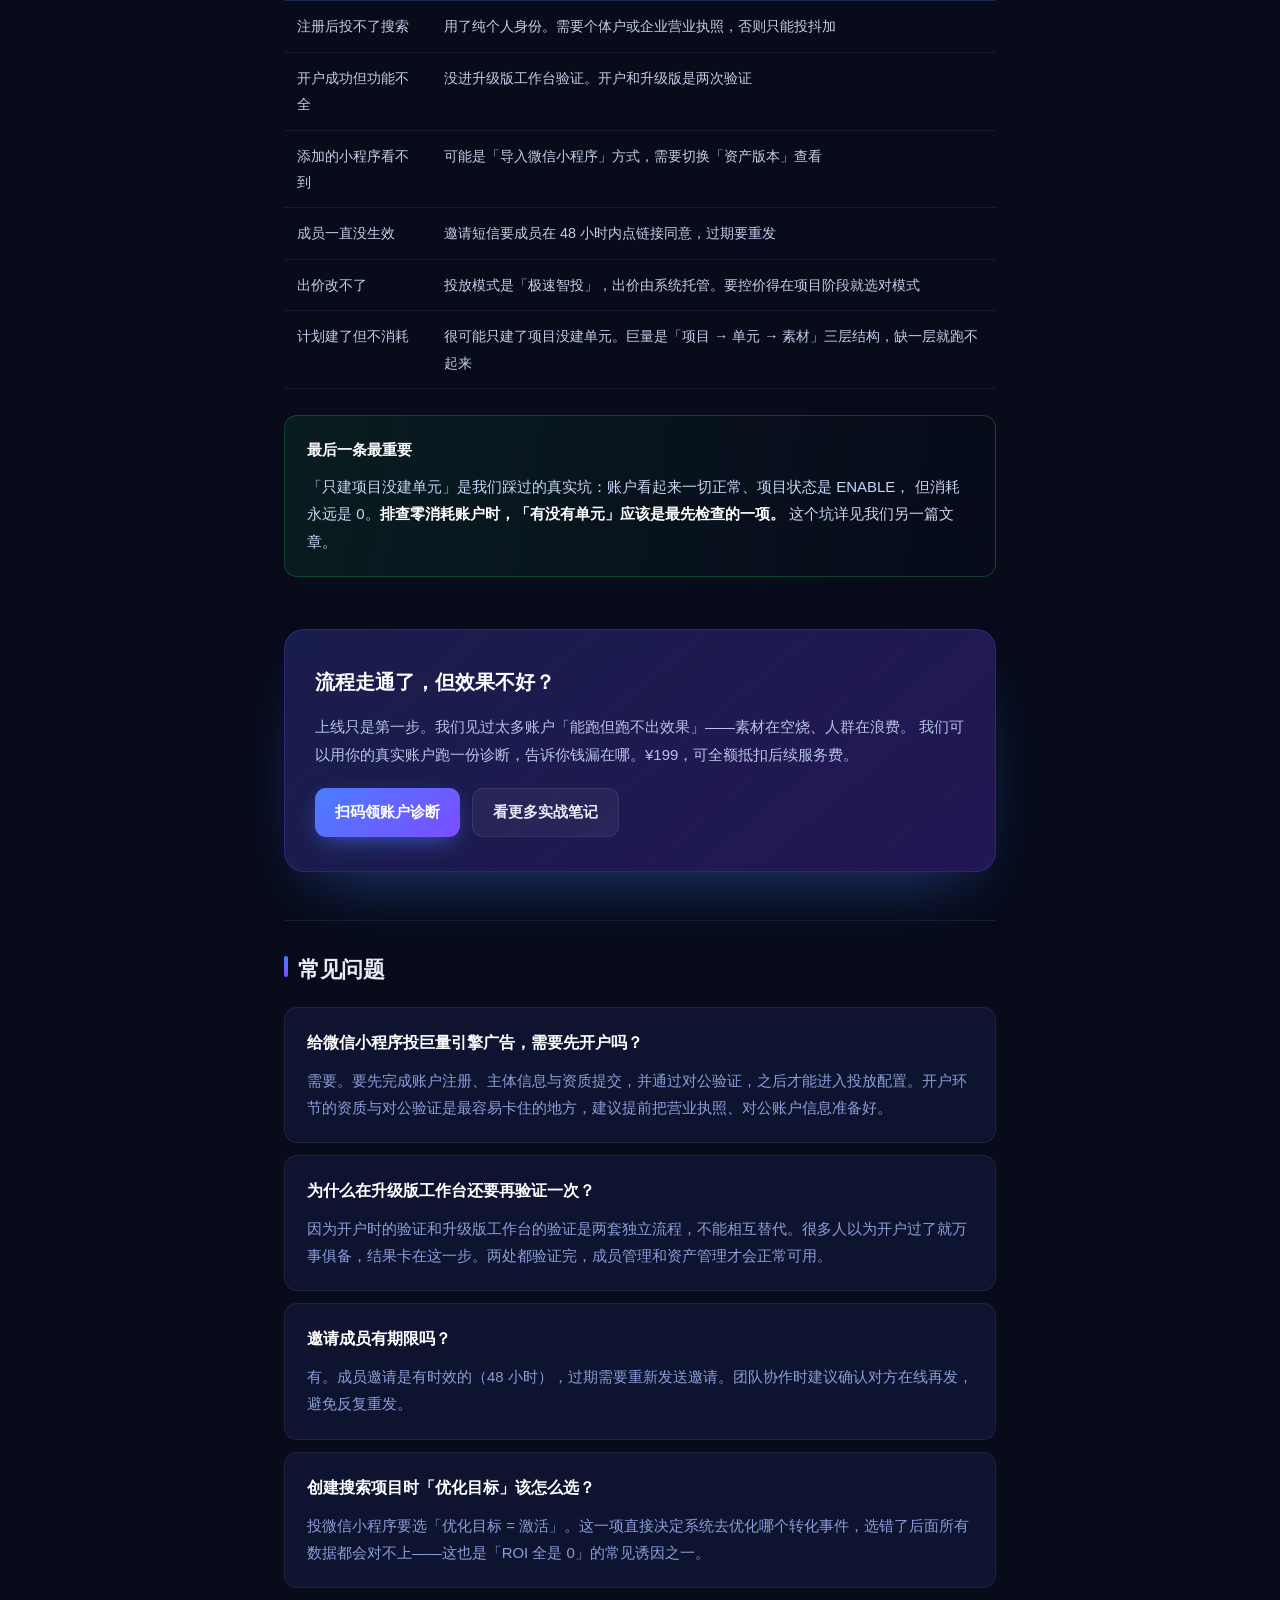
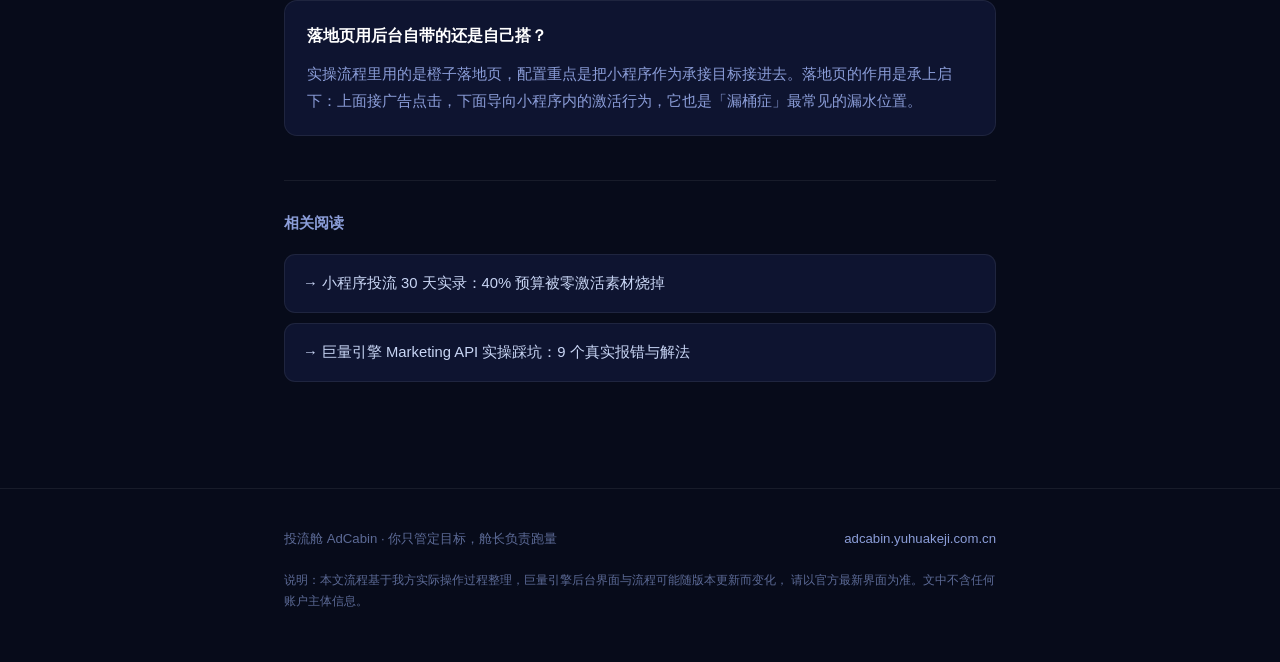
<file: blog/juliang-xiaochengxu-toulou-liucheng.html>
<!DOCTYPE html>
<html lang="zh-CN">
<head>
<meta charset="UTF-8">
<meta name="viewport" content="width=device-width, initial-scale=1.0">
<title>巨量引擎投放微信小程序完整流程：从开户到广告上线（实操 23 步）｜投流舱</title>
<meta name="description" content="巨量引擎投放微信小程序的全流程实操：开户与对公验证、升级版工作台、成员与资产管理、橙子落地页搭建、搜索项目创建（优化目标选激活）、单元与文案素材配置。含每一步的关键选项与易错点。">
<meta name="keywords" content="巨量引擎开户,巨量引擎投放微信小程序,橙子落地页,巨量引擎工作台,巨量引擎新建项目,优化目标激活,抖音广告跳转微信小程序,巨量引擎对公验证,小程序广告投放教程">
<meta name="author" content="投流舱 AdCabin">
<meta name="robots" content="index,follow,max-image-preview:large">
<link rel="canonical" href="https://adcabin.yuhuakeji.com.cn/blog/juliang-xiaochengxu-toulou-liucheng.html">
<!-- GEO：显式声明同内容的 Markdown 纯净版与全站 llms.txt，
     让 AI 爬虫不必去猜 /page.html.md 这个约定。 -->
<link rel="alternate" type="text/markdown" href="juliang-xiaochengxu-toulou-liucheng.html.md" title="本文的 Markdown 纯净版（供 AI 直接读取）">
<link rel="alternate" type="text/plain" href="/llms.txt" title="llms.txt：内容索引（供 AI 直接读取）">

<meta property="og:type" content="article">
<meta property="og:site_name" content="投流舱 AdCabin">
<meta property="og:title" content="巨量引擎投放微信小程序完整流程：从开户到广告上线">
<meta property="og:description" content="开户、对公验证、橙子落地页、项目与单元配置——23 步实操，含每一步的关键选项与易错点。">
<meta property="og:url" content="https://adcabin.yuhuakeji.com.cn/blog/juliang-xiaochengxu-toulou-liucheng.html">
<meta property="og:image" content="https://adcabin.yuhuakeji.com.cn/blog/assets/og/juliang-xiaochengxu-toulou-liucheng.png">
<meta name="twitter:card" content="summary_large_image">
<meta name="twitter:image" content="https://adcabin.yuhuakeji.com.cn/blog/assets/og/juliang-xiaochengxu-toulou-liucheng.png">
<meta name="theme-color" content="#070B1A">

<script type="application/ld+json">
{
  "@context": "https://schema.org",
  "@graph": [
    {
      "@type": "HowTo",
      "name": "巨量引擎投放微信小程序的完整流程",
      "description": "从开户、对公验证、升级版工作台，到橙子落地页搭建、搜索项目创建与单元素材配置的完整实操流程。",
      "totalTime": "PT2H",
      "inLanguage": "zh-CN",
      "step": [
        {
          "@type": "HowToStep",
          "position": 1,
          "name": "注册并填写主体信息",
          "text": "登录巨量引擎官网，点击立即开户，用手机号注册后填写公司名称、统一社会信用代码、法定代表人信息与推广行业（工具软件类-实用工具）。"
        },
        {
          "@type": "HowToStep",
          "position": 2,
          "name": "资质与对公验证",
          "text": "提交营业执照照片，然后完成对公验证，可选法人人脸识别或对公打款。"
        },
        {
          "@type": "HowToStep",
          "position": 3,
          "name": "完成升级版工作台验证",
          "text": "因工作台升级，需要进入升级版再次验证，填写组织名称、联系人信息并再次对公验证。"
        },
        {
          "@type": "HowToStep",
          "position": 4,
          "name": "添加成员与微信小程序资产",
          "text": "在管理中心添加成员并分配角色；在资产中添加微信小程序，填写主体与小程序类型。"
        },
        {
          "@type": "HowToStep",
          "position": 5,
          "name": "搭建橙子落地页",
          "text": "在素材中新建橙子落地页，使用空白模板，添加微信小程序组件并配置小程序、简称与 LOGO。"
        },
        {
          "@type": "HowToStep",
          "position": 6,
          "name": "创建搜索项目",
          "text": "在竞价投放中选择搜索模式新建项目：营销目的选小程序，营销产品选微信小程序，优化目标选激活，配置自定义关键词。"
        },
        {
          "@type": "HowToStep",
          "position": 7,
          "name": "配置单元与素材",
          "text": "填写投放身份、基础素材、文案素材（建议选满 10 条）、落地页与产品信息，保存并关闭等待审核。"
        }
      ]
    },
    {
      "@type": "Article",
      "headline": "巨量引擎投放微信小程序完整流程：从开户到广告上线（实操 23 步）",
      "author": {
        "@type": "Organization",
        "name": "投流舱 AdCabin",
        "url": "https://adcabin.yuhuakeji.com.cn/"
      },
      "publisher": {
        "@type": "Organization",
        "name": "投流舱 AdCabin",
        "url": "https://adcabin.yuhuakeji.com.cn/"
      },
      "datePublished": "2026-09-18",
      "dateModified": "2026-09-18",
      "inLanguage": "zh-CN",
      "mainEntityOfPage": {
        "@type": "WebPage",
        "@id": "https://adcabin.yuhuakeji.com.cn/blog/juliang-xiaochengxu-toulou-liucheng.html"
      },
      "description": "从开户、对公验证、升级版工作台二次验证，到成员管理、资产管理、橙子落地页搭建、搜索项目创建与投放单元配置的完整实操流程，共 23 步，每一步标注关键选项与易错点。",
      "image": {
        "@type": "ImageObject",
        "url": "https://adcabin.yuhuakeji.com.cn/blog/assets/og/juliang-xiaochengxu-toulou-liucheng.png",
        "width": 1200,
        "height": 630
      }
    },
    {
      "@type": "BreadcrumbList",
      "itemListElement": [
        {
          "@type": "ListItem",
          "position": 1,
          "name": "首页",
          "item": "https://adcabin.yuhuakeji.com.cn/"
        },
        {
          "@type": "ListItem",
          "position": 2,
          "name": "实战笔记",
          "item": "https://adcabin.yuhuakeji.com.cn/blog/"
        },
        {
          "@type": "ListItem",
          "position": 3,
          "name": "巨量引擎投放微信小程序完整流程"
        }
      ]
    },
    {
      "@type": "FAQPage",
      "mainEntity": [
        {
          "@type": "Question",
          "name": "给微信小程序投巨量引擎广告，需要先开户吗？",
          "acceptedAnswer": {
            "@type": "Answer",
            "text": "需要。要先完成账户注册、主体信息与资质提交，并通过对公验证，之后才能进入投放配置。开户环节的资质与对公验证是最容易卡住的地方，建议提前把营业执照、对公账户信息准备好。"
          }
        },
        {
          "@type": "Question",
          "name": "为什么在升级版工作台还要再验证一次？",
          "acceptedAnswer": {
            "@type": "Answer",
            "text": "因为开户时的验证和升级版工作台的验证是两套独立流程，不能相互替代。很多人以为开户过了就万事俱备，结果卡在这一步。两处都验证完，成员管理和资产管理才会正常可用。"
          }
        },
        {
          "@type": "Question",
          "name": "邀请成员有期限吗？",
          "acceptedAnswer": {
            "@type": "Answer",
            "text": "有。成员邀请是有时效的（48 小时），过期需要重新发送邀请。团队协作时建议确认对方在线再发，避免反复重发。"
          }
        },
        {
          "@type": "Question",
          "name": "创建搜索项目时「优化目标」该怎么选？",
          "acceptedAnswer": {
            "@type": "Answer",
            "text": "投微信小程序要选「优化目标 = 激活」。这一项直接决定系统去优化哪个转化事件，选错了后面所有数据都会对不上——这也是「ROI 全是 0」的常见诱因之一。"
          }
        },
        {
          "@type": "Question",
          "name": "落地页用后台自带的还是自己搭？",
          "acceptedAnswer": {
            "@type": "Answer",
            "text": "实操流程里用的是橙子落地页，配置重点是把小程序作为承接目标接进去。落地页的作用是承上启下：上面接广告点击，下面导向小程序内的激活行为，它也是「漏桶症」最常见的漏水位置。"
          }
        }
      ]
    }
  ]
}
</script>

<link rel="stylesheet" href="assets/article.css">
</head>
<body>
<div class="bg-fx"></div>
<div class="wrap">

<nav>
  <div class="nav-in">
    <a href="../" class="logo">
      <svg viewBox="0 0 32 32" fill="none">
        <defs><linearGradient id="lg" x1="0" y1="0" x2="32" y2="32">
          <stop stop-color="#7EA6FF"/><stop offset=".55" stop-color="#4A7DFF"/><stop offset="1" stop-color="#A78BFA"/>
        </linearGradient></defs>
        <rect x="1.5" y="1.5" width="29" height="29" rx="9" stroke="url(#lg)" stroke-width="2"/>
        <path d="M8 21.5 13 11l3.4 6.4L19 13.5l5 8" stroke="url(#lg)" stroke-width="2.4" stroke-linecap="round" stroke-linejoin="round"/>
        <circle cx="23.6" cy="9.4" r="2.1" fill="#22D3EE"/>
      </svg>
      投流舱
    </a>
    <div class="nav-links">
      <a href="../">首页</a>
      <a href="./" class="on">实战笔记</a>
      <a href="../#price">价格</a>
    </div>
    <a href="../#cta" class="btn btn-primary">账户诊断</a>
  </div>
</nav>

<div class="crumb">
  <a href="../">首页</a> › <a href="./">实战笔记</a> › 巨量引擎投放微信小程序完整流程
</div>

<article>
  <h1>巨量引擎投放微信小程序完整流程：从开户到广告上线</h1>

  <div class="meta">
    <span>作者：<b>投流舱 AdCabin</b></span>
    <span>2026-09-18</span>
    <span>阅读约 <b>14 分钟</b></span>
    <span>类型：<b>全流程实操</b></span>
  </div>

  <div class="lede">
    这是我们把一个小程序从零投上巨量引擎的完整过程记录——开户、对公验证、升级版工作台、
    橙子落地页、项目与单元配置，一步不落。
    <strong>每一步都标注了关键选项和当时卡住我们的地方</strong>，你可以照着走一遍。
  </div>

  <div class="box key">
    <span class="t">先说一个前提：这件事现在比前两年容易</span>
    抖音广告支持跳转微信小程序，<strong>无需特殊认证</strong>。同时小程序本身的开发成本也降了——
    认证费一年几十块，云开发资源前 6 个月基本免费。
    对个人开发者来说，以前卡住的几个环节今年差不多都被对冲掉了。
  </div>

  <div class="toc">
    <h3>目录</h3>
    <ol>
      <li><a href="#s1">开户：注册、主体信息、资质与对公验证</a></li>
      <li><a href="#s2">升级版工作台：还要再验证一次</a></li>
      <li><a href="#s3">成员管理：添加成员与角色</a></li>
      <li><a href="#s4">资产管理：把微信小程序加进来</a></li>
      <li><a href="#s5">搭建橙子落地页</a></li>
      <li><a href="#s6">创建搜索项目</a></li>
      <li><a href="#s7">配置投放单元</a></li>
      <li><a href="#s8">提效：复制已有单元</a></li>
      <li><a href="#s9">容易卡住的 6 个点</a></li>
    </ol>
  </div>

  <h2 id="s1">一、开户：注册、主体信息、资质与对公验证</h2>

  <div class="step"><div class="n">1</div><div class="c">
    <h4>注册账号</h4>
    <p>打开巨量引擎官网 <code>https://www.oceanengine.com/</code>，右上角点「立即开户」，用手机号注册。</p>
  </div></div>

  <div class="step"><div class="n">2</div><div class="c">
    <h4>填写主体信息</h4>
    <p>手机号注册后需要填：公司名称、统一社会信用代码、法定代表人/经营者姓名、法定代表人身份证号，
    以及<strong>推广行业</strong>。</p>
    <p>行业我们选的是 <span class="path">工具软件类 - 实用工具</span>。这一项建议按小程序的实际用途选，
    不要为了过审随便选——后面账户的类目和可用能力会跟它关联。</p>
  </div></div>

  <div class="box warn">
    <span class="t">⚠️ 个体户还是企业？</span>
    <strong>注册身份需要个体户或企业的营业执照。</strong>纯个人身份注册之后只能投抖加，
    无法做搜索投放。这一步决定了你后面能不能选到「微信小程序」这个营销产品。
  </div>

  <div class="step"><div class="n">3</div><div class="c">
    <h4>资质验证</h4>
    <p>提交公司营业执照照片。</p>
  </div></div>

  <div class="step"><div class="n">4</div><div class="c">
    <h4>对公验证</h4>
    <p>有多种方式：法人人脸识别、对公打款等。</p>
    <p>我们走的是<strong>人脸识别</strong>：填写法人身份证号 + 手机号 + 邮箱，
    人脸识别方式可选抖音或支付宝——<strong>建议选支付宝</strong>，流程更顺。</p>
    <p>发送验证码并填写后，下一步会给出对公验证二维码，法人扫码完成人脸识别，开户成功。</p>
  </div></div>

  <h2 id="s2">二、升级版工作台：还要再验证一次</h2>

  <p>这里是最容易卡住的地方：<strong>开户成功不等于能用。</strong>
  因为巨量引擎工作台正在升级，你还需要进入升级版再验证一次。</p>

  <div class="step"><div class="n">1</div><div class="c">
    <h4>进入升级版并按提示验证</h4>
    <p>点击「进入升级版」，按提示操作。如果你注册用的手机号名下关联了多家公司，
    系统会让你确认<strong>用哪一家作为这个手机号下的超管主体</strong>、是否关联等，按需选择。</p>
  </div></div>

  <div class="step"><div class="n">2</div><div class="c">
    <h4>填写组织信息</h4>
    <p>需要填：组织名称、组织联系人姓名、手机号、邮箱。</p>
    <p>这几个字段比较宽松——<strong>人员不必是法定代表人，组织名称可以简写，联系人可以填别名，中英文皆可</strong>。</p>
  </div></div>

  <div class="step"><div class="n">3</div><div class="c">
    <h4>再一次对公验证</h4>
    <p>需要重新填写公司名称、营业执照号、法人相关信息（和第一次填的一样），步骤与前面第 4 步基本相同。</p>
  </div></div>

  <div class="step"><div class="n">4</div><div class="c">
    <h4>进入工作台并选择「巨量营销」</h4>
    <p>对公验证通过后进入升级版工作台，在 <span class="path">巨量引擎营销服务</span> 里选择「巨量营销」。</p>
  </div></div>

  <div class="box">
    <span class="t">💡 概念澄清：工作台 ≠ 账户</span>
    这是新手最容易混淆的一点：<strong>工作台和可操作的广告账户是两个不同层级的概念，账户从属于工作台</strong>。
    一个工作台可以管理 20 个账户。所以「我注册了」不等于「我能投了」——
    要看你操作的是哪个账户。
  </div>

  <h2 id="s3">三、成员管理：添加成员与角色</h2>

  <p class="path">管理 → 管理中心 → 成员管理 → 当前组织成员 → 添加成员</p>

  <p>需要填三块信息：</p>

  <table>
    <tr><th>填写项</th><th>说明</th></tr>
    <tr><td>选择所在组织</td><td>下拉选取，一般具有唯一性</td></tr>
    <tr><td>成员信息</td><td>一般选择成员手机号；成员姓名可用代称，中英文皆可</td></tr>
    <tr><td>成员角色</td><td>选择该成员在本组织承担的角色</td></tr>
  </table>

  <p><strong>提效技巧</strong>：如果多个成员角色相同，可以在成员信息里点「继续添加」，
  先批量录入成员，再统一点选角色；只有角色各不相同时才需要逐个录入。</p>

  <div class="box warn">
    <span class="t">⚠️ 记得提醒成员在 48 小时内确认邀请</span>
    提交后会弹出「成员信息确认」窗口，确认无误后点「继续提交」。
    之后相关成员会收到短信，<strong>直接点短信里的链接打开浏览器即可同意邀请</strong>。
    <strong>邀请有时效（48 小时），过期要重新发。</strong>
    刷新页面可以在「当前组织成员」列表里看到邀请进度。
  </div>

  <h2 id="s4">四、资产管理：把微信小程序加进来</h2>

  <p class="path">资产 → 小程序/小游戏 → 微信小程序 → 添加资产 → 添加升级版小程序</p>

  <p>按流程填写相关信息：</p>

  <ul>
    <li>「选择主体」卡片是下拉选取，一般具有唯一性</li>
    <li>根据小程序具体用途选择「小程序类型」，并在下拉列表中选「细分分类」</li>
  </ul>

  <p>点「下一步」后会回到「微信小程序」页面，成功添加的小程序会显示在卡片列表上。</p>

  <div class="box warn">
    <span class="t">⚠️ 加完看不到？可能是版本问题</span>
    因工作台升级，如果资产是通过「<strong>导入微信小程序</strong>」方式添加的，
    可能需要切换「<strong>资产版本</strong>」才能看到它。别以为没加成功就重复提交。
  </div>

  <h2 id="s5">五、搭建橙子落地页</h2>

  <p>这一步是把小程序变成可投放的落地页。路径：</p>

  <p class="path">素材 → 橙子落地页 → 新建橙子落地页 → 选择账户 → 新建 → 使用空白模板新建</p>

  <p>弹窗里「账户类型」选 <strong>巨量营销</strong>，「账户」在下拉列表中选取。之后会跳转到橙子建站。</p>

  <p>关键步骤：</p>

  <div class="step"><div class="n">1</div><div class="c">
    <h4>改站点名称</h4>
    <p>点「新建站点」旁边的编辑图标即可修改橙子落地页名称。</p>
  </div></div>

  <div class="step"><div class="n">2</div><div class="c">
    <h4>插入微信小程序组件</h4>
    <p><span class="path">组件 → 微信小程序 → 基本样式</span>，选第一个样式。</p>
  </div></div>

  <div class="step"><div class="n">3</div><div class="c">
    <h4>配置小程序模块</h4>
    <p>选中模块后在右侧补信息：「小程序」选择<strong>广告账户直属团队小程序</strong>；
    「内容设置 → 小程序简称」按需填写；「内容设置 → LOGO 图」点「替换」，
    可用已存在的图片或本地上传。</p>
  </div></div>

  <div class="step"><div class="n">4</div><div class="c">
    <h4>设计三段式布局</h4>
    <p>选中组件，在上方插入空白模块，做成「文字描述 + 图片 + 微信小程序」的三段结构。</p>
    <p>然后用 <span class="path">文本 → 简单文本</span> 填充文案；中间模块用
    <span class="path">模块背景 → 使用图片</span> 放图。</p>
  </div></div>

  <div class="step"><div class="n">5</div><div class="c">
    <h4>调整与发布</h4>
    <p>选中模块后上下各会出现一个标识，可以拖拽调整位置，文本框也能移动。
    调好后点右上角「保存并发布」，勾选同意后点「发布」。
    出现预览页面就说明落地页建好了。</p>
  </div></div>

  <h2 id="s6">六、创建搜索项目</h2>

  <p>回到工作台，路径：</p>

  <p class="path">竞价投放 → 搜索 → 项目 → 新建项目</p>

  <div class="box">
    <span class="t">小技巧：先给账户改个名字</span>
    一个组织下可以建多个账户，<strong>账户默认全是数字，很难分辨</strong>。
    建议先在 <span class="path">账户管理 → 账户信息</span> 里改账户名称并上传头像（需等待审核）。
    账号建好后系统会自动生成一个账户，需要更多就点账户名称下的复制图标新建。
  </div>

  <p>新建项目时需要按次序填这些内容：</p>

  <table>
    <tr><th>配置项</th><th>选择</th></tr>
    <tr><td>营销目的</td><td><strong>小程序</strong></td></tr>
    <tr><td>营销场景</td><td>默认「短视频 + 图文」</td></tr>
    <tr><td>营销产品</td><td><strong>微信小程序</strong> → 弹窗里选对应小程序，点「使用」</td></tr>
    <tr><td>优化目标</td><td><strong>激活</strong></td></tr>
    <tr><td>投放模式</td><td>默认「极速智投」，不用改</td></tr>
    <tr><td>自定义关键词</td><td>可手动编辑，或上传按模板填好的文档批量导入</td></tr>
    <tr><td>用户定向</td><td>根据小程序用户定位选择</td></tr>
    <tr><td>第三方监测链接</td><td>填写「有效触点」（需自建回传）</td></tr>
    <tr><td>项目名称</td><td>按自己的规则命名，便于后续管理</td></tr>
  </table>

  <p>填完点「保存并新建单元」，页面会跳到「单元」。</p>

  <div class="box warn">
    <span class="t">⚠️ 注意：默认投放模式是「极速智投」</span>
    这个模式开出价由系统托管。<strong>后续你想手动改出价是改不了的</strong>——
    接口会直接拒绝（「自动投放单元不能包含出价参数」）。
    所以如果一开始就打算精细控价，在这一步就要留意投放模式的选择。
    这也是我们后来在 API 层撞到的坑之一。
  </div>

  <h2 id="s7">七、配置投放单元</h2>

  <div class="step"><div class="n">1</div><div class="c">
    <h4>投放身份</h4>
    <p>选择「抖音号」——<strong>需要先完成抖音号授权</strong>，否则只能选「账户信息」。</p>
  </div></div>

  <div class="step"><div class="n">2</div><div class="c">
    <h4>基础素材</h4>
    <p>在「单元素材 → 基础素材」里上传视频素材。</p>
  </div></div>

  <div class="step"><div class="n">3</div><div class="c">
    <h4>文案素材</h4>
    <p>选「批量添加」，在弹窗里复制粘贴文本，<strong>最多 10 条</strong>，点确认。</p>
    <p>非新建账户也可以直接从「标题库」里挑。为了保证投放效果，
    <strong>建议把 10 条标题选满</strong>——系统会从中做轮换优选，条数太少可测试的组合就少。</p>
  </div></div>

  <div class="step"><div class="n">4</div><div class="c">
    <h4>落地页</h4>
    <p>点「选择」→「我的落地页」→ 勾选前面建好的橙子落地页 → 确定。</p>
  </div></div>

  <div class="step"><div class="n">5</div><div class="c">
    <h4>产品信息</h4>
    <p>填写产品名称、添加产品主图、填写产品卖点。
    <strong>卖点输入文本后按 Enter 就能变成一个标签</strong>，建议多写几个。</p>
  </div></div>

  <div class="step"><div class="n">6</div><div class="c">
    <h4>单元名称并保存</h4>
    <p>按规则命名后点「保存并关闭」，页面跳回「竞价投放」。</p>
  </div></div>

  <p>之后在 <span class="path">竞价投放 → 搜索 → 单元</span> 里可以看到新建单元的状态。
  <strong>新建单元需要审核</strong>：有问题会给审核建议，在「操作」里选「编辑」修改；
  没问题则状态显示「投放中」。</p>

  <h2 id="s8">八、提效：复制已有单元快速新建</h2>

  <p>同一账户下要建结构类似的广告，不用从头填：</p>

  <ol>
    <li>在 <span class="path">竞价投放 → 搜索 → 单元</span> 列表里选一条，操作里选「复制」</li>
    <li>会直接进入「项目」页面，<strong>内容已经填好</strong>，只需微调出价（项目 → 投放模式 → 出价）和项目名称</li>
    <li>点「保存并新建单元」，跳到「单元」页面</li>
    <li>按前面的步骤调整单元素材、修改单元名称，保存并等待审核</li>
  </ol>

  <p>这是批量铺计划时最省时间的做法——<strong>尤其适合「复制跑量计划」这个动作</strong>。</p>

  <h2 id="s9">九、容易卡住的 6 个点</h2>

  <table>
    <tr><th>现象</th><th>原因与处理</th></tr>
    <tr><td>注册后投不了搜索</td><td>用了纯个人身份。需要个体户或企业营业执照，否则只能投抖加</td></tr>
    <tr><td>开户成功但功能不全</td><td>没进升级版工作台验证。开户和升级版是两次验证</td></tr>
    <tr><td>添加的小程序看不到</td><td>可能是「导入微信小程序」方式，需要切换「资产版本」查看</td></tr>
    <tr><td>成员一直没生效</td><td>邀请短信要成员在 48 小时内点链接同意，过期要重发</td></tr>
    <tr><td>出价改不了</td><td>投放模式是「极速智投」，出价由系统托管。要控价得在项目阶段就选对模式</td></tr>
    <tr><td>计划建了但不消耗</td><td>很可能只建了项目没建单元。巨量是「项目 → 单元 → 素材」三层结构，缺一层就跑不起来</td></tr>
  </table>

  <div class="box key">
    <span class="t">最后一条最重要</span>
    「只建项目没建单元」是我们踩过的真实坑：账户看起来一切正常、项目状态是 ENABLE，
    但消耗永远是 0。<strong>排查零消耗账户时，「有没有单元」应该是最先检查的一项。</strong>
    这个坑详见我们另一篇文章。
  </div>

  <div class="cta">
    <h3>流程走通了，但效果不好？</h3>
    <p>上线只是第一步。我们见过太多账户「能跑但跑不出效果」——素材在空烧、人群在浪费。
    我们可以用你的真实账户跑一份诊断，告诉你钱漏在哪。¥199，可全额抵扣后续服务费。</p>
    <div class="row">
      <a href="../#cta" class="btn btn-primary">扫码领账户诊断</a>
      <a href="./" class="btn btn-ghost">看更多实战笔记</a>
    </div>
  </div>

  <section class="faq">
    <h2 id="faq">常见问题</h2>
    <div class="qa">
      <h3>给微信小程序投巨量引擎广告，需要先开户吗？</h3>
      <p>需要。要先完成账户注册、主体信息与资质提交，并通过对公验证，之后才能进入投放配置。开户环节的资质与对公验证是最容易卡住的地方，建议提前把营业执照、对公账户信息准备好。</p>
    </div>
    <div class="qa">
      <h3>为什么在升级版工作台还要再验证一次？</h3>
      <p>因为开户时的验证和升级版工作台的验证是两套独立流程，不能相互替代。很多人以为开户过了就万事俱备，结果卡在这一步。两处都验证完，成员管理和资产管理才会正常可用。</p>
    </div>
    <div class="qa">
      <h3>邀请成员有期限吗？</h3>
      <p>有。成员邀请是有时效的（48 小时），过期需要重新发送邀请。团队协作时建议确认对方在线再发，避免反复重发。</p>
    </div>
    <div class="qa">
      <h3>创建搜索项目时「优化目标」该怎么选？</h3>
      <p>投微信小程序要选「优化目标 = 激活」。这一项直接决定系统去优化哪个转化事件，选错了后面所有数据都会对不上——这也是「ROI 全是 0」的常见诱因之一。</p>
    </div>
    <div class="qa">
      <h3>落地页用后台自带的还是自己搭？</h3>
      <p>实操流程里用的是橙子落地页，配置重点是把小程序作为承接目标接进去。落地页的作用是承上启下：上面接广告点击，下面导向小程序内的激活行为，它也是「漏桶症」最常见的漏水位置。</p>
    </div>
  </section>

  <div class="related">
    <h3>相关阅读</h3>
    <a href="xiaochengxu-toulou-30tian.html">→ 小程序投流 30 天实录：40% 预算被零激活素材烧掉</a>
    <a href="juliang-api-keng.html">→ 巨量引擎 Marketing API 实操踩坑：9 个真实报错与解法</a>
  </div>
</article>

<footer>
  <div class="foot-in">
    <div>投流舱 AdCabin · 你只管定目标，舱长负责跑量</div>
    <div><a href="https://adcabin.yuhuakeji.com.cn/">adcabin.yuhuakeji.com.cn</a></div>
  </div>
  <p class="foot-note">
    说明：本文流程基于我方实际操作过程整理，巨量引擎后台界面与流程可能随版本更新而变化，
    请以官方最新界面为准。文中不含任何账户主体信息。
  </p>
</footer>

</div>
</body>
</html>
</file>
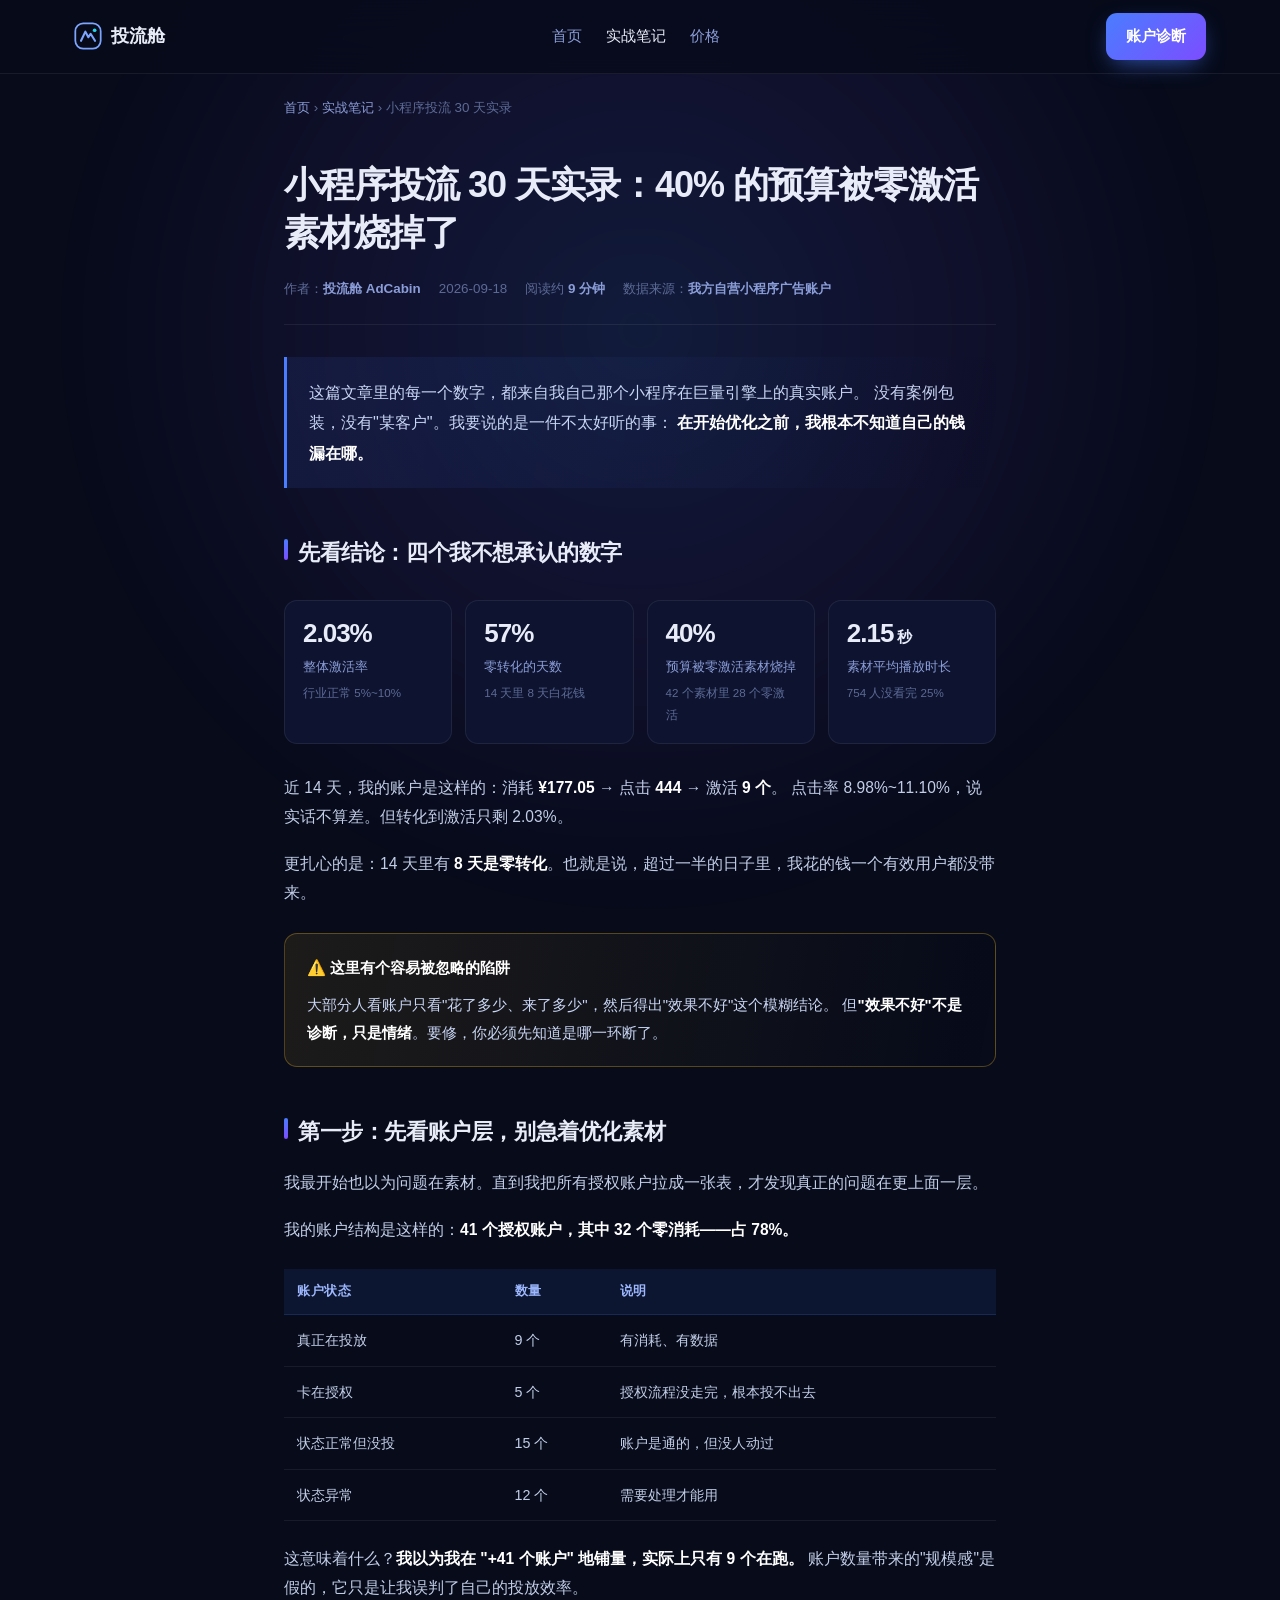
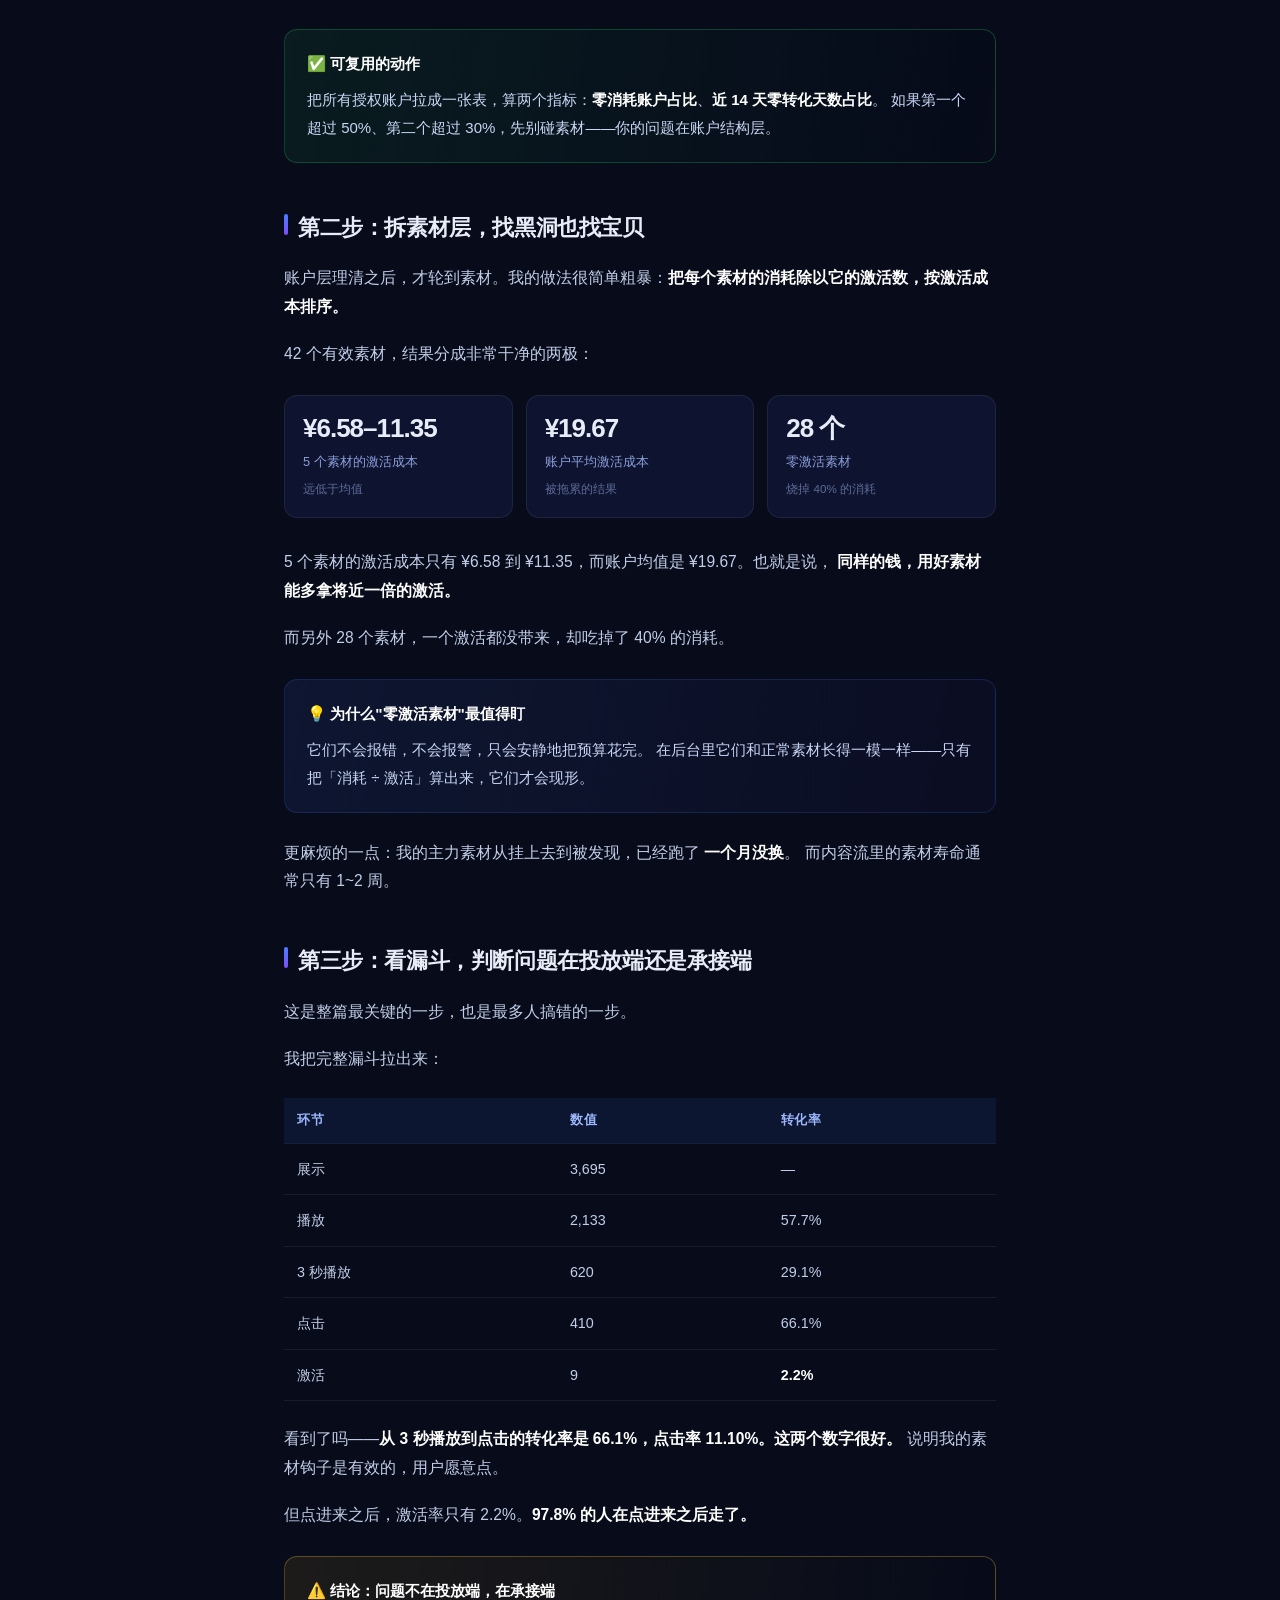
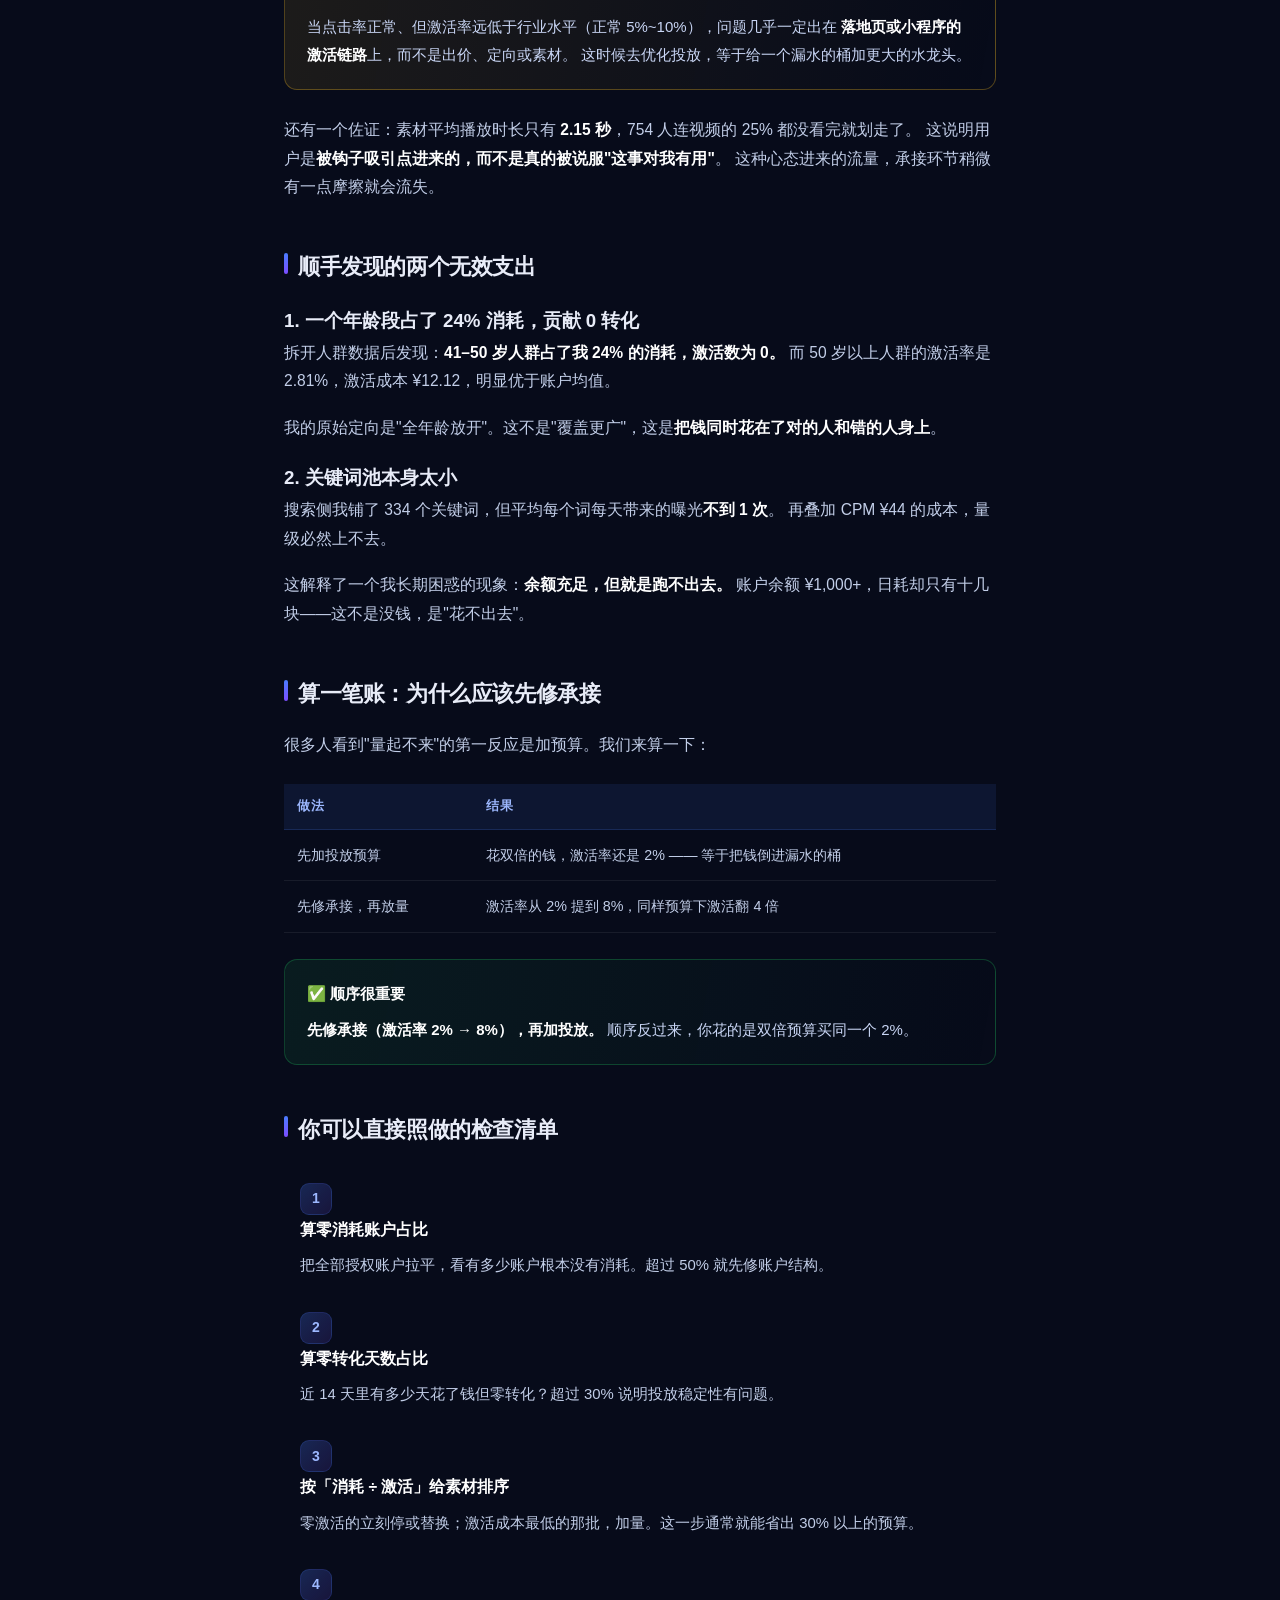
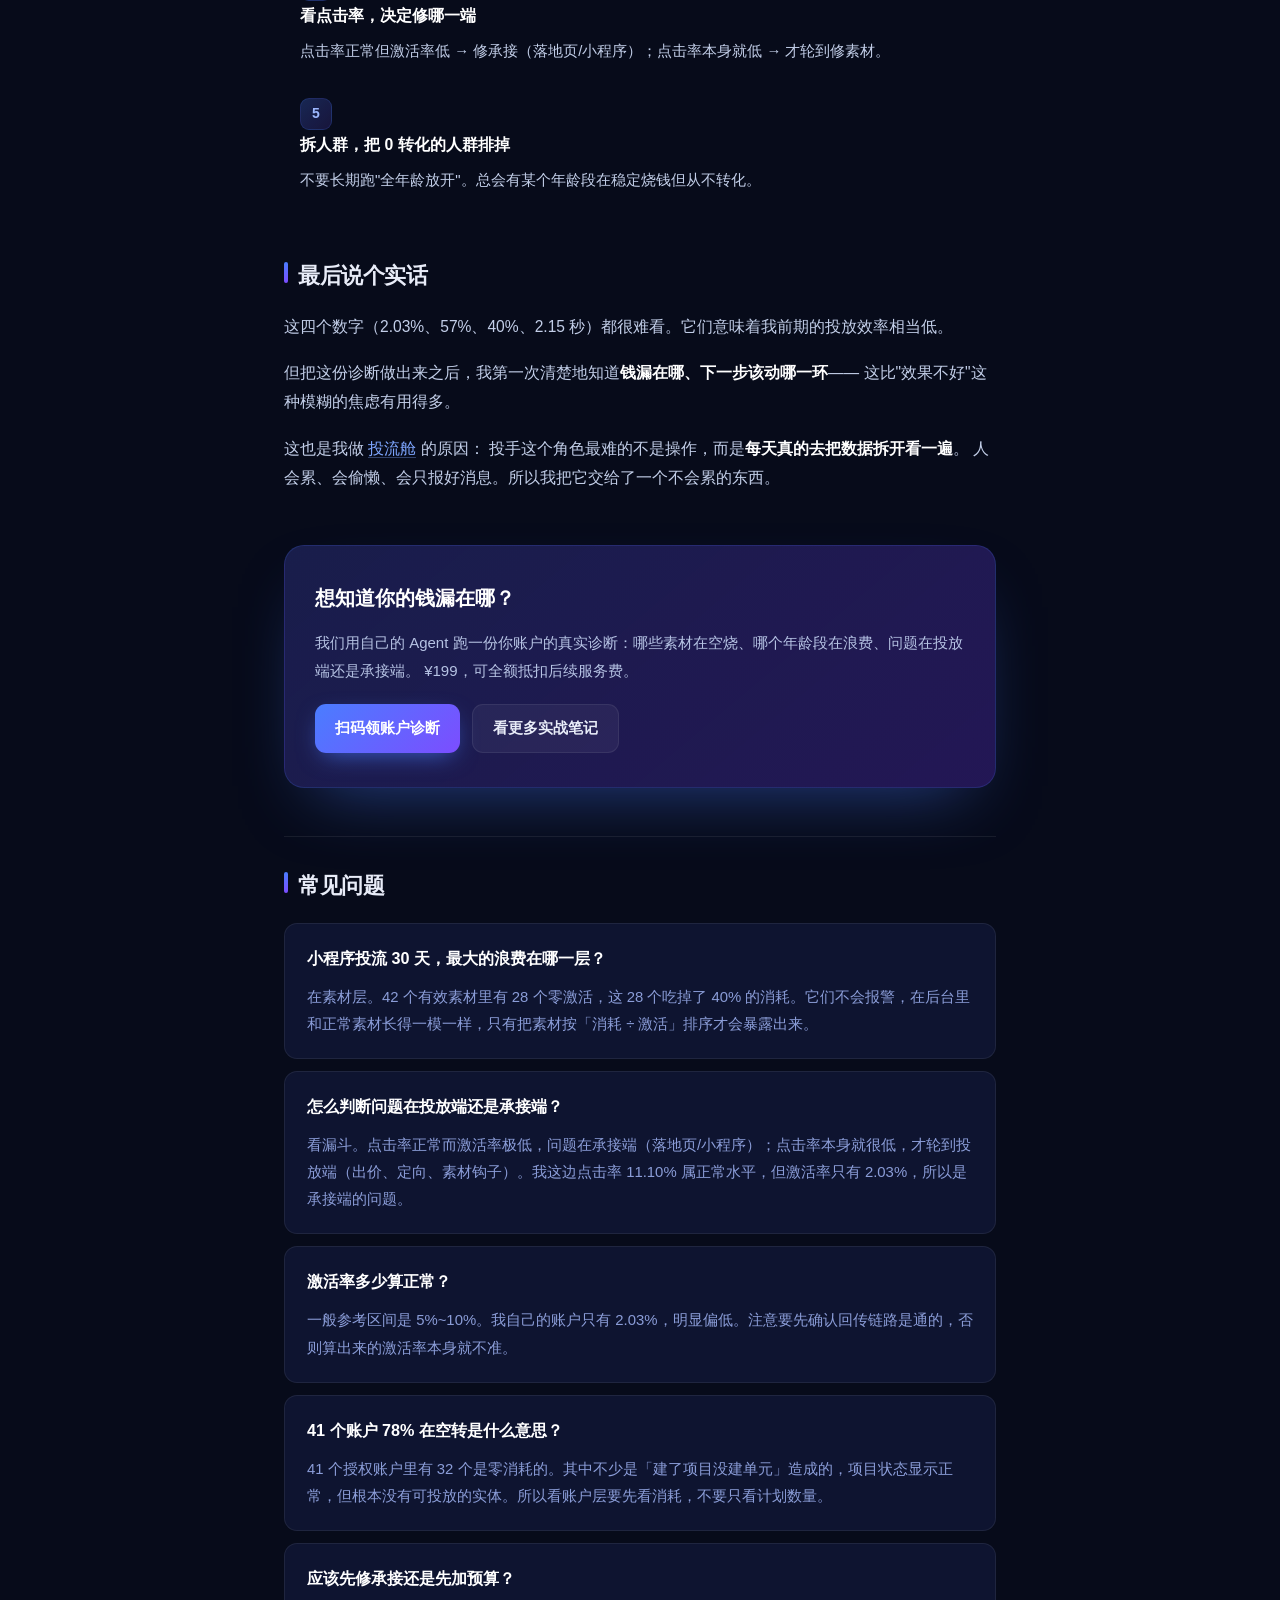
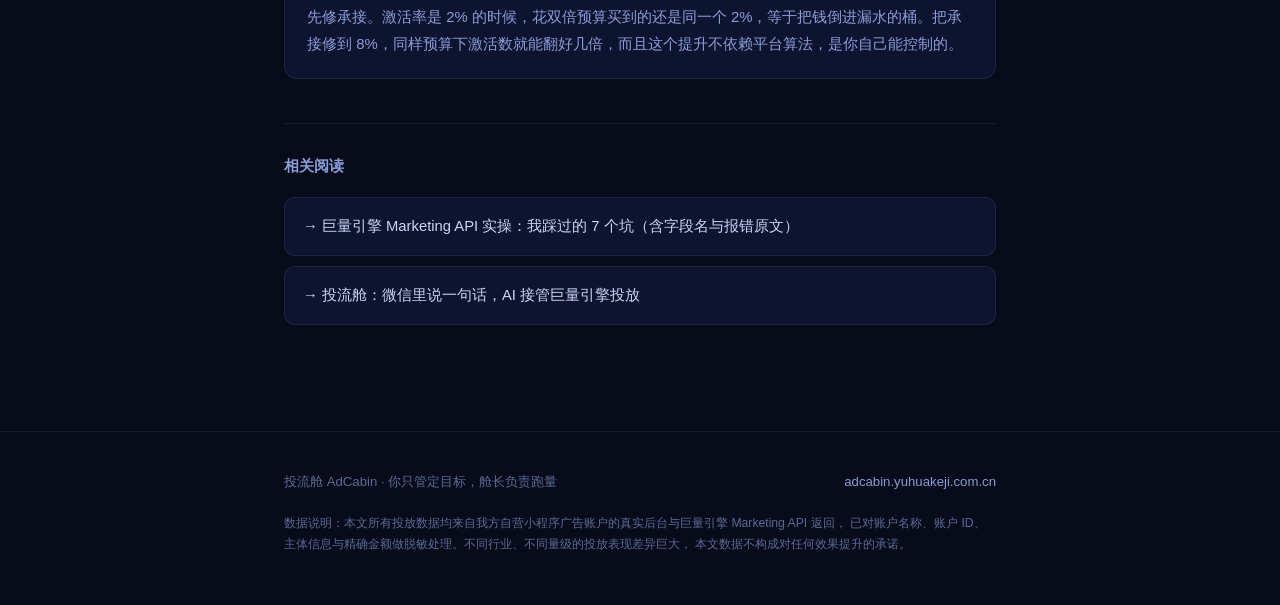
<file: blog/xiaochengxu-toulou-30tian.html>
<!DOCTYPE html>
<html lang="zh-CN">
<head>
<meta charset="UTF-8">
<meta name="viewport" content="width=device-width, initial-scale=1.0">
<title>小程序投流 30 天实录：40% 预算被零激活素材烧掉｜投流舱</title>
<meta name="description" content="我自己小程序账户的真实投放诊断：41 个账户 78% 在空转、42 个素材里 28 个零激活烧掉 40% 预算、素材平均只被看 2.15 秒。附三步定位法，教你判断钱漏在投放端还是承接端。">
<meta name="keywords" content="小程序投流,小程序广告投放,巨量引擎素材优化,广告预算浪费,激活率低怎么办,广告投放诊断,巨量引擎投放,小程序推广">
<meta name="author" content="投流舱 AdCabin">
<meta name="robots" content="index,follow,max-image-preview:large">
<link rel="canonical" href="https://adcabin.yuhuakeji.com.cn/blog/xiaochengxu-toulou-30tian.html">
<!-- GEO：显式声明同内容的 Markdown 纯净版与全站 llms.txt，
     让 AI 爬虫不必去猜 /page.html.md 这个约定。 -->
<link rel="alternate" type="text/markdown" href="xiaochengxu-toulou-30tian.html.md" title="本文的 Markdown 纯净版（供 AI 直接读取）">
<link rel="alternate" type="text/plain" href="/llms.txt" title="llms.txt：内容索引（供 AI 直接读取）">

<meta property="og:type" content="article">
<meta property="og:site_name" content="投流舱 AdCabin">
<meta property="og:title" content="小程序投流 30 天实录：40% 预算被零激活素材烧掉">
<meta property="og:description" content="41 个账户 78% 在空转、28 个素材零激活烧掉 40% 预算、素材平均只被看 2.15 秒。附三步定位法。">
<meta property="og:url" content="https://adcabin.yuhuakeji.com.cn/blog/xiaochengxu-toulou-30tian.html">
<meta property="og:image" content="https://adcabin.yuhuakeji.com.cn/blog/assets/og/xiaochengxu-toulou-30tian.png">
<meta name="twitter:card" content="summary_large_image">
<meta name="twitter:image" content="https://adcabin.yuhuakeji.com.cn/blog/assets/og/xiaochengxu-toulou-30tian.png">
<meta name="theme-color" content="#070B1A">

<script type="application/ld+json">
{
  "@context": "https://schema.org",
  "@graph": [
    {
      "@type": "Article",
      "headline": "小程序投流 30 天实录：40% 预算被零激活素材烧掉，附三步定位法",
      "description": "我自己小程序账户的真实投放诊断：41 个账户 78% 在空转、42 个素材里 28 个零激活烧掉 40% 预算、素材平均只被看 2.15 秒。",
      "author": {
        "@type": "Organization",
        "name": "投流舱 AdCabin",
        "url": "https://adcabin.yuhuakeji.com.cn/"
      },
      "publisher": {
        "@type": "Organization",
        "name": "投流舱 AdCabin",
        "url": "https://adcabin.yuhuakeji.com.cn/"
      },
      "datePublished": "2026-09-18",
      "dateModified": "2026-09-18",
      "inLanguage": "zh-CN",
      "mainEntityOfPage": {
        "@type": "WebPage",
        "@id": "https://adcabin.yuhuakeji.com.cn/blog/xiaochengxu-toulou-30tian.html"
      },
      "image": {
        "@type": "ImageObject",
        "url": "https://adcabin.yuhuakeji.com.cn/blog/assets/og/xiaochengxu-toulou-30tian.png",
        "width": 1200,
        "height": 630
      }
    },
    {
      "@type": "BreadcrumbList",
      "itemListElement": [
        {
          "@type": "ListItem",
          "position": 1,
          "name": "首页",
          "item": "https://adcabin.yuhuakeji.com.cn/"
        },
        {
          "@type": "ListItem",
          "position": 2,
          "name": "实战笔记",
          "item": "https://adcabin.yuhuakeji.com.cn/blog/"
        },
        {
          "@type": "ListItem",
          "position": 3,
          "name": "小程序投流 30 天实录"
        }
      ]
    },
    {
      "@type": "FAQPage",
      "mainEntity": [
        {
          "@type": "Question",
          "name": "小程序投流 30 天，最大的浪费在哪一层？",
          "acceptedAnswer": {
            "@type": "Answer",
            "text": "在素材层。42 个有效素材里有 28 个零激活，这 28 个吃掉了 40% 的消耗。它们不会报警，在后台里和正常素材长得一模一样，只有把素材按「消耗 ÷ 激活」排序才会暴露出来。"
          }
        },
        {
          "@type": "Question",
          "name": "怎么判断问题在投放端还是承接端？",
          "acceptedAnswer": {
            "@type": "Answer",
            "text": "看漏斗。点击率正常而激活率极低，问题在承接端（落地页/小程序）；点击率本身就很低，才轮到投放端（出价、定向、素材钩子）。我这边点击率 11.10% 属正常水平，但激活率只有 2.03%，所以是承接端的问题。"
          }
        },
        {
          "@type": "Question",
          "name": "激活率多少算正常？",
          "acceptedAnswer": {
            "@type": "Answer",
            "text": "一般参考区间是 5%~10%。我自己的账户只有 2.03%，明显偏低。注意要先确认回传链路是通的，否则算出来的激活率本身就不准。"
          }
        },
        {
          "@type": "Question",
          "name": "41 个账户 78% 在空转是什么意思？",
          "acceptedAnswer": {
            "@type": "Answer",
            "text": "41 个授权账户里有 32 个是零消耗的。其中不少是「建了项目没建单元」造成的，项目状态显示正常，但根本没有可投放的实体。所以看账户层要先看消耗，不要只看计划数量。"
          }
        },
        {
          "@type": "Question",
          "name": "应该先修承接还是先加预算？",
          "acceptedAnswer": {
            "@type": "Answer",
            "text": "先修承接。激活率是 2% 的时候，花双倍预算买到的还是同一个 2%，等于把钱倒进漏水的桶。把承接修到 8%，同样预算下激活数就能翻好几倍，而且这个提升不依赖平台算法，是你自己能控制的。"
          }
        }
      ]
    }
  ]
}
</script>

<link rel="stylesheet" href="assets/article.css">
</head>
<body>
<div class="bg-fx"></div>
<div class="wrap">

<nav>
  <div class="nav-in">
    <a href="../" class="logo">
      <svg viewBox="0 0 32 32" fill="none">
        <defs><linearGradient id="lg" x1="0" y1="0" x2="32" y2="32">
          <stop stop-color="#7EA6FF"/><stop offset=".55" stop-color="#4A7DFF"/><stop offset="1" stop-color="#A78BFA"/>
        </linearGradient></defs>
        <rect x="1.5" y="1.5" width="29" height="29" rx="9" stroke="url(#lg)" stroke-width="2"/>
        <path d="M8 21.5 13 11l3.4 6.4L19 13.5l5 8" stroke="url(#lg)" stroke-width="2.4" stroke-linecap="round" stroke-linejoin="round"/>
        <circle cx="23.6" cy="9.4" r="2.1" fill="#22D3EE"/>
      </svg>
      投流舱
    </a>
    <div class="nav-links">
      <a href="../">首页</a>
      <a href="./" class="on">实战笔记</a>
      <a href="../#price">价格</a>
    </div>
    <a href="../#cta" class="btn btn-primary">账户诊断</a>
  </div>
</nav>

<div class="crumb">
  <a href="../">首页</a> › <a href="./">实战笔记</a> › 小程序投流 30 天实录
</div>

<article>
  <h1>小程序投流 30 天实录：40% 的预算被零激活素材烧掉了</h1>

  <div class="meta">
    <span>作者：<b>投流舱 AdCabin</b></span>
    <span>2026-09-18</span>
    <span>阅读约 <b>9 分钟</b></span>
    <span>数据来源：<b>我方自营小程序广告账户</b></span>
  </div>

  <div class="lede">
    这篇文章里的每一个数字，都来自我自己那个小程序在巨量引擎上的真实账户。
    没有案例包装，没有"某客户"。我要说的是一件不太好听的事：
    <strong>在开始优化之前，我根本不知道自己的钱漏在哪。</strong>
  </div>

  <h2>先看结论：四个我不想承认的数字</h2>

  <div class="stats">
    <div class="stat"><div class="v red">2.03%</div><div class="l">整体激活率</div><div class="x">行业正常 5%~10%</div></div>
    <div class="stat"><div class="v amber">57%</div><div class="l">零转化的天数</div><div class="x">14 天里 8 天白花钱</div></div>
    <div class="stat"><div class="v red">40%</div><div class="l">预算被零激活素材烧掉</div><div class="x">42 个素材里 28 个零激活</div></div>
    <div class="stat"><div class="v amber">2.15<span style="font-size:15px"> 秒</span></div><div class="l">素材平均播放时长</div><div class="x">754 人没看完 25%</div></div>
  </div>

  <p>近 14 天，我的账户是这样的：消耗 <strong>¥177.05</strong> → 点击 <strong>444</strong> → 激活 <strong>9 个</strong>。
  点击率 8.98%~11.10%，说实话不算差。但转化到激活只剩 2.03%。</p>

  <p>更扎心的是：14 天里有 <strong>8 天是零转化</strong>。也就是说，超过一半的日子里，我花的钱一个有效用户都没带来。</p>

  <div class="box warn">
    <span class="t">⚠️ 这里有个容易被忽略的陷阱</span>
    大部分人看账户只看"花了多少、来了多少"，然后得出"效果不好"这个模糊结论。
    但<strong>"效果不好"不是诊断，只是情绪</strong>。要修，你必须先知道是哪一环断了。
  </div>

  <h2>第一步：先看账户层，别急着优化素材</h2>

  <p>我最开始也以为问题在素材。直到我把所有授权账户拉成一张表，才发现真正的问题在更上面一层。</p>

  <p>我的账户结构是这样的：<strong>41 个授权账户，其中 32 个零消耗——占 78%。</strong></p>

  <table>
    <tr><th>账户状态</th><th>数量</th><th>说明</th></tr>
    <tr><td>真正在投放</td><td>9 个</td><td>有消耗、有数据</td></tr>
    <tr><td>卡在授权</td><td>5 个</td><td>授权流程没走完，根本投不出去</td></tr>
    <tr><td>状态正常但没投</td><td>15 个</td><td>账户是通的，但没人动过</td></tr>
    <tr><td>状态异常</td><td>12 个</td><td>需要处理才能用</td></tr>
  </table>

  <p>这意味着什么？<strong>我以为我在 "+41 个账户" 地铺量，实际上只有 9 个在跑。</strong>
  账户数量带来的"规模感"是假的，它只是让我误判了自己的投放效率。</p>

  <div class="box key">
    <span class="t">✅ 可复用的动作</span>
    把所有授权账户拉成一张表，算两个指标：<strong>零消耗账户占比</strong>、<strong>近 14 天零转化天数占比</strong>。
    如果第一个超过 50%、第二个超过 30%，先别碰素材——你的问题在账户结构层。
  </div>

  <h2>第二步：拆素材层，找黑洞也找宝贝</h2>

  <p>账户层理清之后，才轮到素材。我的做法很简单粗暴：<strong>把每个素材的消耗除以它的激活数，按激活成本排序。</strong></p>

  <p>42 个有效素材，结果分成非常干净的两极：</p>

  <div class="stats">
    <div class="stat"><div class="v green">¥6.58–11.35</div><div class="l">5 个素材的激活成本</div><div class="x">远低于均值</div></div>
    <div class="stat"><div class="v amber">¥19.67</div><div class="l">账户平均激活成本</div><div class="x">被拖累的结果</div></div>
    <div class="stat"><div class="v red">28 个</div><div class="l">零激活素材</div><div class="x">烧掉 40% 的消耗</div></div>
  </div>

  <p>5 个素材的激活成本只有 ¥6.58 到 ¥11.35，而账户均值是 ¥19.67。也就是说，
  <strong>同样的钱，用好素材能多拿将近一倍的激活。</strong></p>

  <p>而另外 28 个素材，一个激活都没带来，却吃掉了 40% 的消耗。</p>

  <div class="box">
    <span class="t">💡 为什么"零激活素材"最值得盯</span>
    它们不会报错，不会报警，只会安静地把预算花完。
    在后台里它们和正常素材长得一模一样——只有把「消耗 ÷ 激活」算出来，它们才会现形。
  </div>

  <p>更麻烦的一点：我的主力素材从挂上去到被发现，已经跑了 <strong>一个月没换</strong>。
  而内容流里的素材寿命通常只有 1~2 周。</p>

  <h2>第三步：看漏斗，判断问题在投放端还是承接端</h2>

  <p>这是整篇最关键的一步，也是最多人搞错的一步。</p>

  <p>我把完整漏斗拉出来：</p>

  <table>
    <tr><th>环节</th><th>数值</th><th>转化率</th></tr>
    <tr><td>展示</td><td>3,695</td><td>—</td></tr>
    <tr><td>播放</td><td>2,133</td><td>57.7%</td></tr>
    <tr><td>3 秒播放</td><td>620</td><td>29.1%</td></tr>
    <tr><td>点击</td><td>410</td><td>66.1%</td></tr>
    <tr><td>激活</td><td>9</td><td><strong>2.2%</strong></td></tr>
  </table>

  <p>看到了吗——<strong>从 3 秒播放到点击的转化率是 66.1%，点击率 11.10%。这两个数字很好。</strong>
  说明我的素材钩子是有效的，用户愿意点。</p>

  <p>但点进来之后，激活率只有 2.2%。<strong>97.8% 的人在点进来之后走了。</strong></p>

  <div class="box warn">
    <span class="t">⚠️ 结论：问题不在投放端，在承接端</span>
    当点击率正常、但激活率远低于行业水平（正常 5%~10%），问题几乎一定出在
    <strong>落地页或小程序的激活链路</strong>上，而不是出价、定向或素材。
    这时候去优化投放，等于给一个漏水的桶加更大的水龙头。
  </div>

  <p>还有一个佐证：素材平均播放时长只有 <strong>2.15 秒</strong>，754 人连视频的 25% 都没看完就划走了。
  这说明用户是<strong>被钩子吸引点进来的，而不是真的被说服"这事对我有用"</strong>。
  这种心态进来的流量，承接环节稍微有一点摩擦就会流失。</p>

  <h2>顺手发现的两个无效支出</h2>

  <h3>1. 一个年龄段占了 24% 消耗，贡献 0 转化</h3>

  <p>拆开人群数据后发现：<strong>41–50 岁人群占了我 24% 的消耗，激活数为 0。</strong>
  而 50 岁以上人群的激活率是 2.81%，激活成本 ¥12.12，明显优于账户均值。</p>

  <p>我的原始定向是"全年龄放开"。这不是"覆盖更广"，这是<strong>把钱同时花在了对的人和错的人身上</strong>。</p>

  <h3>2. 关键词池本身太小</h3>

  <p>搜索侧我铺了 334 个关键词，但平均每个词每天带来的曝光<strong>不到 1 次</strong>。
  再叠加 CPM ¥44 的成本，量级必然上不去。</p>

  <p>这解释了一个我长期困惑的现象：<strong>余额充足，但就是跑不出去。</strong>
  账户余额 ¥1,000+，日耗却只有十几块——这不是没钱，是"花不出去"。</p>

  <h2>算一笔账：为什么应该先修承接</h2>

  <p>很多人看到"量起不来"的第一反应是加预算。我们来算一下：</p>

  <table>
    <tr><th>做法</th><th>结果</th></tr>
    <tr><td>先加投放预算</td><td>花双倍的钱，激活率还是 2% —— 等于把钱倒进漏水的桶</td></tr>
    <tr><td>先修承接，再放量</td><td>激活率从 2% 提到 8%，同样预算下激活翻 4 倍</td></tr>
  </table>

  <div class="box key">
    <span class="t">✅ 顺序很重要</span>
    <strong>先修承接（激活率 2% → 8%），再加投放。</strong>
    顺序反过来，你花的是双倍预算买同一个 2%。
  </div>

  <h2>你可以直接照做的检查清单</h2>

  <div class="step">
    <div class="n">1</div>
    <div class="c">
      <h4>算零消耗账户占比</h4>
      <p>把全部授权账户拉平，看有多少账户根本没有消耗。超过 50% 就先修账户结构。</p>
    </div>
  </div>

  <div class="step">
    <div class="n">2</div>
    <div class="c">
      <h4>算零转化天数占比</h4>
      <p>近 14 天里有多少天花了钱但零转化？超过 30% 说明投放稳定性有问题。</p>
    </div>
  </div>

  <div class="step">
    <div class="n">3</div>
    <div class="c">
      <h4>按「消耗 ÷ 激活」给素材排序</h4>
      <p>零激活的立刻停或替换；激活成本最低的那批，加量。这一步通常就能省出 30% 以上的预算。</p>
    </div>
  </div>

  <div class="step">
    <div class="n">4</div>
    <div class="c">
      <h4>看点击率，决定修哪一端</h4>
      <p>点击率正常但激活率低 → 修承接（落地页/小程序）；点击率本身就低 → 才轮到修素材。</p>
    </div>
  </div>

  <div class="step">
    <div class="n">5</div>
    <div class="c">
      <h4>拆人群，把 0 转化的人群排掉</h4>
      <p>不要长期跑"全年龄放开"。总会有某个年龄段在稳定烧钱但从不转化。</p>
    </div>
  </div>

  <h2>最后说个实话</h2>

  <p>这四个数字（2.03%、57%、40%、2.15 秒）都很难看。它们意味着我前期的投放效率相当低。</p>

  <p>但把这份诊断做出来之后，我第一次清楚地知道<strong>钱漏在哪、下一步该动哪一环</strong>——
  这比"效果不好"这种模糊的焦虑有用得多。</p>

  <p>这也是我做 <a href="../" class="inline">投流舱</a> 的原因：
  投手这个角色最难的不是操作，而是<strong>每天真的去把数据拆开看一遍</strong>。
  人会累、会偷懒、会只报好消息。所以我把它交给了一个不会累的东西。</p>

  <div class="cta">
    <h3>想知道你的钱漏在哪？</h3>
    <p>我们用自己的 Agent 跑一份你账户的真实诊断：哪些素材在空烧、哪个年龄段在浪费、问题在投放端还是承接端。
    ¥199，可全额抵扣后续服务费。</p>
    <div class="row">
      <a href="../#cta" class="btn btn-primary">扫码领账户诊断</a>
      <a href="./" class="btn btn-ghost">看更多实战笔记</a>
    </div>
  </div>

  <section class="faq">
    <h2 id="faq">常见问题</h2>
    <div class="qa">
      <h3>小程序投流 30 天，最大的浪费在哪一层？</h3>
      <p>在素材层。42 个有效素材里有 28 个零激活，这 28 个吃掉了 40% 的消耗。它们不会报警，在后台里和正常素材长得一模一样，只有把素材按「消耗 ÷ 激活」排序才会暴露出来。</p>
    </div>
    <div class="qa">
      <h3>怎么判断问题在投放端还是承接端？</h3>
      <p>看漏斗。点击率正常而激活率极低，问题在承接端（落地页/小程序）；点击率本身就很低，才轮到投放端（出价、定向、素材钩子）。我这边点击率 11.10% 属正常水平，但激活率只有 2.03%，所以是承接端的问题。</p>
    </div>
    <div class="qa">
      <h3>激活率多少算正常？</h3>
      <p>一般参考区间是 5%~10%。我自己的账户只有 2.03%，明显偏低。注意要先确认回传链路是通的，否则算出来的激活率本身就不准。</p>
    </div>
    <div class="qa">
      <h3>41 个账户 78% 在空转是什么意思？</h3>
      <p>41 个授权账户里有 32 个是零消耗的。其中不少是「建了项目没建单元」造成的，项目状态显示正常，但根本没有可投放的实体。所以看账户层要先看消耗，不要只看计划数量。</p>
    </div>
    <div class="qa">
      <h3>应该先修承接还是先加预算？</h3>
      <p>先修承接。激活率是 2% 的时候，花双倍预算买到的还是同一个 2%，等于把钱倒进漏水的桶。把承接修到 8%，同样预算下激活数就能翻好几倍，而且这个提升不依赖平台算法，是你自己能控制的。</p>
    </div>
  </section>

  <div class="related">
    <h3>相关阅读</h3>
    <a href="juliang-api-keng.html">→ 巨量引擎 Marketing API 实操：我踩过的 7 个坑（含字段名与报错原文）</a>
    <a href="../">→ 投流舱：微信里说一句话，AI 接管巨量引擎投放</a>
  </div>
</article>

<footer>
  <div class="foot-in">
    <div>投流舱 AdCabin · 你只管定目标，舱长负责跑量</div>
    <div><a href="https://adcabin.yuhuakeji.com.cn/">adcabin.yuhuakeji.com.cn</a></div>
  </div>
  <p class="foot-note">
    数据说明：本文所有投放数据均来自我方自营小程序广告账户的真实后台与巨量引擎 Marketing API 返回，
    已对账户名称、账户 ID、主体信息与精确金额做脱敏处理。不同行业、不同量级的投放表现差异巨大，
    本文数据不构成对任何效果提升的承诺。
  </p>
</footer>

</div>
</body>
</html>
</file>
<file: blog/assets/article.css>
:root{
  --bg:#070B1A;--panel:#0E1430;--panel2:#141C44;
  --line:rgba(74,125,255,.18);--line2:rgba(255,255,255,.07);
  --accent:#4A7DFF;--accent2:#7C4DFF;--cyan:#22D3EE;
  --txt:#E8ECF8;--muted:#8B9DD8;--dim:#5C6A96;
  --green:#22C55E;--amber:#F59E0B;--red:#EF4444;
  --maxw:760px;
}
*{margin:0;padding:0;box-sizing:border-box}
html{scroll-behavior:smooth}
body{background:var(--bg);color:var(--txt);
  font-family:"PingFang SC","Microsoft YaHei","Hiragino Sans GB",-apple-system,BlinkMacSystemFont,"Segoe UI",sans-serif;
  line-height:1.85;-webkit-font-smoothing:antialiased;overflow-x:hidden}
.bg-fx{position:fixed;inset:0;z-index:0;pointer-events:none}
.bg-fx::before{content:"";position:absolute;top:-30%;left:50%;transform:translateX(-50%);
  width:1200px;height:1200px;border-radius:50%;
  background:radial-gradient(circle,rgba(74,125,255,.15),rgba(124,77,255,.08) 38%,transparent 68%);filter:blur(20px)}
.wrap{position:relative;z-index:1}
nav{position:sticky;top:0;z-index:100;backdrop-filter:blur(18px);-webkit-backdrop-filter:blur(18px);
  background:rgba(7,11,26,.78);border-bottom:1px solid var(--line2)}
.nav-in{max-width:1180px;margin:0 auto;padding:13px 24px;display:flex;align-items:center;justify-content:space-between;gap:18px}
.logo{display:flex;align-items:center;gap:9px;font-weight:800;font-size:18px;text-decoration:none;color:var(--txt)}
.logo svg{width:28px;height:28px;flex:none}
.nav-links{display:flex;gap:24px;font-size:14.5px}
.nav-links a{color:var(--muted);text-decoration:none;transition:color .2s}
.nav-links a:hover,.nav-links a.on{color:var(--txt)}
.btn{display:inline-flex;align-items:center;justify-content:center;gap:8px;padding:10px 20px;border-radius:11px;
  font-size:14.5px;font-weight:600;text-decoration:none;cursor:pointer;border:none;transition:all .22s;white-space:nowrap}
.btn-primary{background:linear-gradient(135deg,var(--accent),var(--accent2));color:#fff;box-shadow:0 8px 24px -8px rgba(74,125,255,.75)}
.btn-primary:hover{transform:translateY(-2px)}
.btn-ghost{background:rgba(255,255,255,.05);color:var(--txt);border:1px solid var(--line2)}
.crumb{max-width:var(--maxw);margin:0 auto;padding:22px 24px 0;font-size:13.4px;color:var(--dim)}
.crumb a{color:var(--muted);text-decoration:none}
.crumb a:hover{color:var(--txt)}
article{max-width:var(--maxw);margin:0 auto;padding:26px 24px 40px}
h1{font-size:clamp(25px,3.4vw,36px);line-height:1.34;letter-spacing:-1px;font-weight:800;margin:14px 0 20px}
.meta{display:flex;gap:18px;flex-wrap:wrap;font-size:13.4px;color:var(--dim);padding-bottom:22px;
  border-bottom:1px solid var(--line2);margin-bottom:32px}
.meta b{color:var(--muted);font-weight:600}
.lede{font-size:16.4px;color:#C9D6F5;padding:20px 22px;border-left:3px solid var(--accent);
  background:linear-gradient(100deg,rgba(74,125,255,.10),transparent);border-radius:0 12px 12px 0;margin-bottom:34px}
h2{font-size:21.5px;font-weight:800;margin:46px 0 16px;letter-spacing:-.4px;padding-left:14px;position:relative}
h2::before{content:"";position:absolute;left:0;top:5px;width:4px;height:21px;border-radius:2px;
  background:linear-gradient(180deg,var(--accent),var(--accent2))}
p{margin-bottom:18px;color:#C2CEE8;font-size:15.6px}
strong{color:#fff;font-weight:600}
a.inline{color:#7EA6FF;text-decoration:none;border-bottom:1px solid rgba(126,166,255,.35)}
ul,ol{margin:0 0 20px 22px;color:#C2CEE8;font-size:15.6px}
li{margin-bottom:9px}
code{background:rgba(255,255,255,.075);padding:2px 7px;border-radius:5px;font-size:13.5px;
  font-family:ui-monospace,Consolas,Monaco,monospace;color:#9DB8FF;word-break:break-all}
pre{background:rgba(0,0,0,.35);border:1px solid var(--line2);border-radius:11px;padding:16px 18px;
  overflow-x:auto;margin:20px 0;font-size:13.4px;line-height:1.7;
  font-family:ui-monospace,Consolas,Monaco,monospace;color:#9DB8FF}
pre code{background:none;padding:0;color:inherit;font-size:inherit}

/* 坑卡片 */
.pit{margin:30px 0;border-radius:15px;overflow:hidden;border:1px solid var(--line2);background:var(--panel)}
.pit-h{display:flex;align-items:center;gap:13px;padding:16px 20px;
  background:linear-gradient(100deg,rgba(239,68,68,.13),rgba(239,68,68,.03));border-bottom:1px solid var(--line2)}
.pit-h .n{width:30px;height:30px;flex:none;border-radius:9px;display:flex;align-items:center;justify-content:center;
  background:rgba(239,68,68,.2);border:1px solid rgba(239,68,68,.4);color:#FCA5A5;font-weight:800;font-size:14px}
.pit-h h3{font-size:16.4px;font-weight:700;color:#fff;margin:0}
.pit-b{padding:20px}
.pit-b p:last-child{margin-bottom:0}
.tag{display:inline-block;font-size:11.6px;padding:3px 10px;border-radius:100px;font-weight:700;margin-bottom:12px}
.tag.sym{background:rgba(239,68,68,.14);color:#FCA5A5;border:1px solid rgba(239,68,68,.32)}
.tag.why{background:rgba(251,191,36,.14);color:#FBBF24;border:1px solid rgba(251,191,36,.32)}
.tag.fix{background:rgba(34,197,94,.14);color:#4ADE80;border:1px solid rgba(34,197,94,.32)}

.box{border-radius:13px;padding:20px 22px;margin:26px 0;font-size:15px;
  background:linear-gradient(100deg,rgba(74,125,255,.10),rgba(124,77,255,.04));
  border:1px solid var(--line);color:#C9D6F5}
.box.warn{background:linear-gradient(100deg,rgba(251,191,36,.09),transparent);border-color:rgba(251,191,36,.3)}
.box.key{background:linear-gradient(100deg,rgba(34,197,94,.09),transparent);border-color:rgba(34,197,94,.28)}
.box b{color:#fff}
.box .t{display:block;font-weight:700;margin-bottom:8px;color:#fff;font-size:15.4px}

table{width:100%;border-collapse:collapse;margin:24px 0;font-size:14.3px}
th{text-align:left;padding:11px 13px;background:rgba(74,125,255,.10);color:#9DB8FF;
  font-size:12.6px;letter-spacing:.6px;font-weight:700;border-bottom:1px solid var(--line)}
td{padding:12px 13px;border-bottom:1px solid var(--line2);color:#C2CEE8;vertical-align:top}
tr:hover td{background:rgba(255,255,255,.018)}

.cta{margin:52px 0 20px;padding:34px 30px;border-radius:20px;
  background:linear-gradient(140deg,rgba(26,31,78,.95),rgba(45,27,105,.75));
  border:1px solid var(--line);box-shadow:0 30px 70px -32px rgba(74,125,255,.5)}
.cta h3{font-size:20px;margin:0 0 12px;color:#fff}
.cta p{color:#B6C3E4;font-size:15px;margin-bottom:20px}
.cta .row{display:flex;gap:12px;flex-wrap:wrap}
.related{margin:44px 0 0;padding-top:28px;border-top:1px solid var(--line2)}
.related h3{font-size:15.4px;color:var(--muted);margin-bottom:16px;font-weight:700}
.related a{display:block;padding:15px 18px;border-radius:11px;background:var(--panel);
  border:1px solid var(--line2);text-decoration:none;color:#C9D6F5;font-size:14.8px;margin-bottom:10px;transition:all .2s}
.related a:hover{border-color:var(--line);background:var(--panel2);transform:translateX(3px)}
/* FAQ：必须真正可见 —— JSON-LD 里的 FAQPage 只有在页面上能看到同样的问答才不算违规 */
.faq{margin:48px 0 0;padding-top:30px;border-top:1px solid var(--line2)}
.faq h2{margin-top:0}
.faq .qa{padding:20px 22px;border-radius:13px;background:var(--panel);border:1px solid var(--line2);margin-bottom:12px}
.faq .qa:last-child{margin-bottom:0}
.faq .qa h3{font-size:16.2px;font-weight:700;color:#fff;margin:0 0 10px;padding:0;position:static}
.faq .qa h3::before{content:none}
.faq .qa p{font-size:14.9px;color:var(--muted);line-height:1.82;margin:0}
footer{border-top:1px solid var(--line2);padding:38px 0 50px;margin-top:56px}
.foot-in{max-width:var(--maxw);margin:0 auto;padding:0 24px;display:flex;justify-content:space-between;
  gap:22px;flex-wrap:wrap;align-items:center;font-size:13.2px;color:var(--dim)}
.foot-in a{color:var(--muted);text-decoration:none}
.foot-note{max-width:var(--maxw);margin:18px auto 0;padding:0 24px;font-size:12.2px;color:var(--dim);line-height:1.75}
@media(max-width:700px){.nav-links{display:none}.cta{padding:26px 20px}pre{font-size:12.4px}}
/* 从 xiaochengxu-toulou-30tian.html 合并 */
.stat{background:var(--panel);border:1px solid var(--line2);border-radius:13px;padding:18px}
.stat .v{font-size:26px;font-weight:800;letter-spacing:-1px;line-height:1.15;margin-bottom:6px}
.stat .l{font-size:12.8px;color:var(--muted)}
.stat .x{font-size:11.6px;color:var(--dim);margin-top:4px}

/* 从 juliang-xiaochengxu-toulou-liucheng.html 合并 */
.toc h3{margin:0 0 14px;font-size:15px;color:var(--muted);letter-spacing:.5px}
.toc ol{margin:0 0 0 20px;font-size:14.8px}
.toc li{margin-bottom:7px}
.toc a{color:#9DB8FF;text-decoration:none}
.toc a:hover{color:#fff}

/* 从 juliang-xiaochengxu-toulou-liucheng.html 合并 */
.step .n{width:32px;height:32px;flex:none;border-radius:9px;display:flex;align-items:center;justify-content:center;
  background:linear-gradient(135deg,rgba(74,125,255,.25),rgba(124,77,255,.15));
  border:1px solid var(--line);font-weight:800;color:#9DB8FF;font-size:14px}
.step .c{flex:1;min-width:0}
.step h4{font-size:15.8px;font-weight:700;margin-bottom:8px;color:#fff}
.step p{margin-bottom:0;font-size:14.9px}
.step p+p{margin-top:10px}
.step{padding:16px}

/* 从 xiaochengxu-toulou-30tian.html 合并 */
.stats{display:grid;grid-template-columns:repeat(auto-fit,minmax(150px,1fr));gap:13px;margin:26px 0 30px}

/* 从 juliang-xiaochengxu-toulou-liucheng.html 合并 */
.path{display:inline-block;font-size:13.6px;padding:4px 11px;border-radius:7px;
  background:rgba(74,125,255,.13);border:1px solid var(--line);color:#9DB8FF;margin:2px 0;font-weight:600}
</file>
